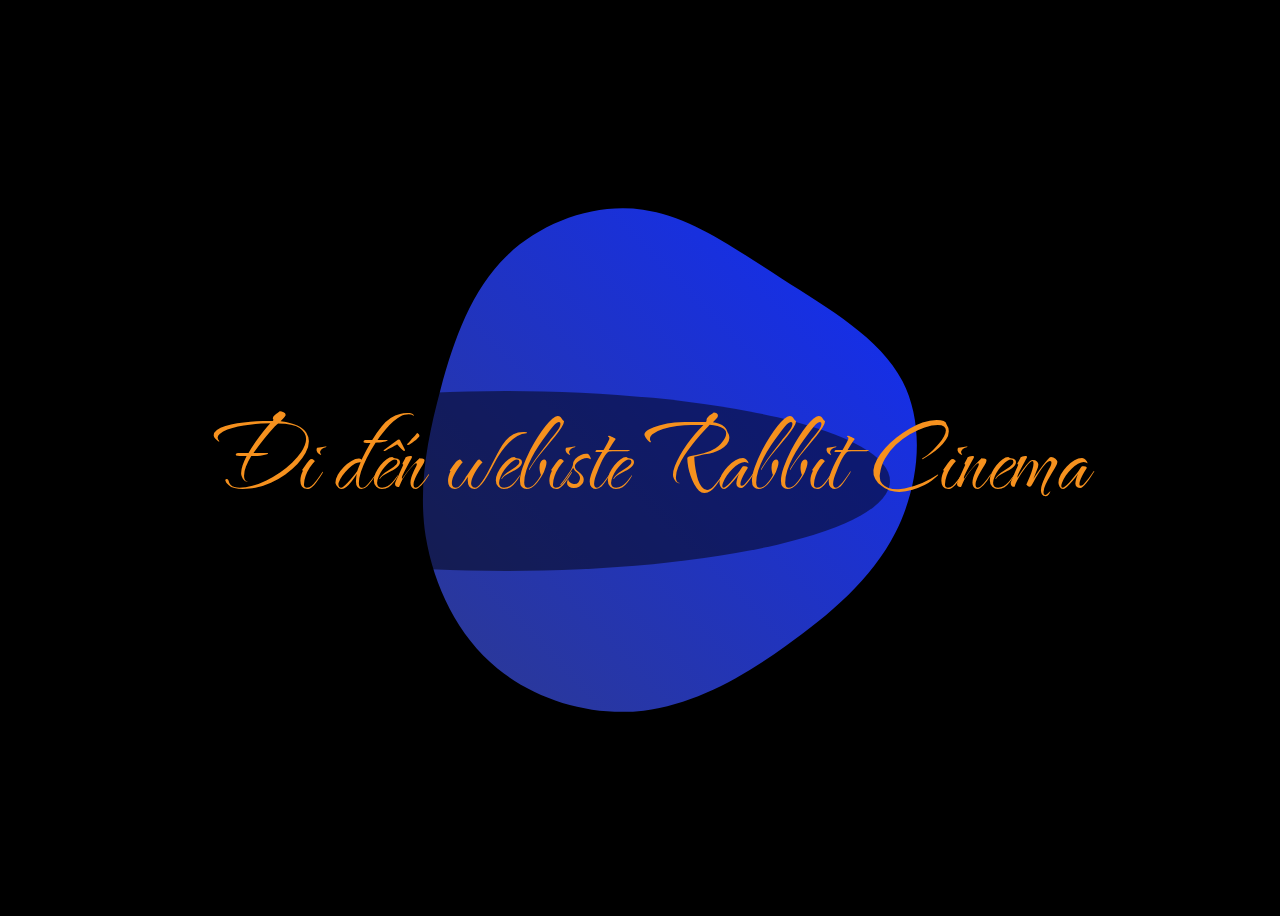
<file: index.html>
<!DOCTYPE html>
<html>
	<head>
		<meta charset="UTF-8" />
		<meta http-equiv="X-UA-Compatible" content="IE=edge" />
		<meta name="viewport" content="width=device-width, initial-scale=1.0" />
		<title>PQK292VI</title>
		<style>
			@import url('https://fonts.googleapis.com/css2?family=The+Nautigal:wght@400;700&display=swap');
			body {
				width: 100vw;
				height: 100vh;
				font-family: 'The Nautigal', cursive;
				display: flex;
				align-items: center;
				justify-content: center;
				overflow: hidden;
				background-color: black;
			}
			a {
				position: relative;
				font-size: 7em;
				color: #f6911e;
				text-decoration: double;
			}
			a::after {
				position: absolute;
				content: '';
				background-color: #0000007a;
				width: 60vw;
				height: 20vh;
				left: -10%;
				z-index: -1;
				border-radius: 100%;
			}
			svg {
				position: absolute;
				z-index: -2;
				width: 70vw;
				height: 70vh;
			}
		</style>
	</head>
	<body>
		<a href="../pqk292vi.github.io/Rabbitcinema/home.html">Đi đến webiste Rabbit Cinema</a>
		<svg
			id="sw-js-blob-svg"
			viewBox="0 0 100 100"
			xmlns="http://www.w3.org/2000/svg"
		>
			<defs>
				<linearGradient id="sw-gradient" x1="0" x2="1" y1="1" y2="0">
					<stop id="stop1" stop-color="rgba(45, 57, 144, 1)" offset="0%"></stop>
					<stop
						id="stop2"
						stop-color="rgba(16.967, 44.824, 246.785, 1)"
						offset="100%"
					></stop>
				</linearGradient>
			</defs>
			<path
				fill="url(#sw-gradient)"
				d="M21.2,-28.5C28.7,-23.7,36.8,-19.1,40.4,-12.2C44,-5.2,43.1,4.3,39.3,11.8C35.5,19.3,28.8,24.9,21.8,29.9C14.8,34.9,7.4,39.1,-0.7,40.1C-8.8,41,-17.5,38.6,-23.9,33.4C-30.2,28.3,-34,20.3,-35.3,12.4C-36.5,4.6,-35,-3.2,-32.9,-11C-30.8,-18.8,-28,-26.7,-22.4,-32.1C-16.8,-37.5,-8.4,-40.5,-0.8,-39.4C6.8,-38.3,13.7,-33.3,21.2,-28.5Z"
				width="100%"
				height="100%"
				transform="translate(50 50)"
				stroke-width="0"
				style="transition: all 0.3s ease 0s"
				stroke="url(#sw-gradient)"
			></path>
		</svg>
	</body>
</html>
</file>
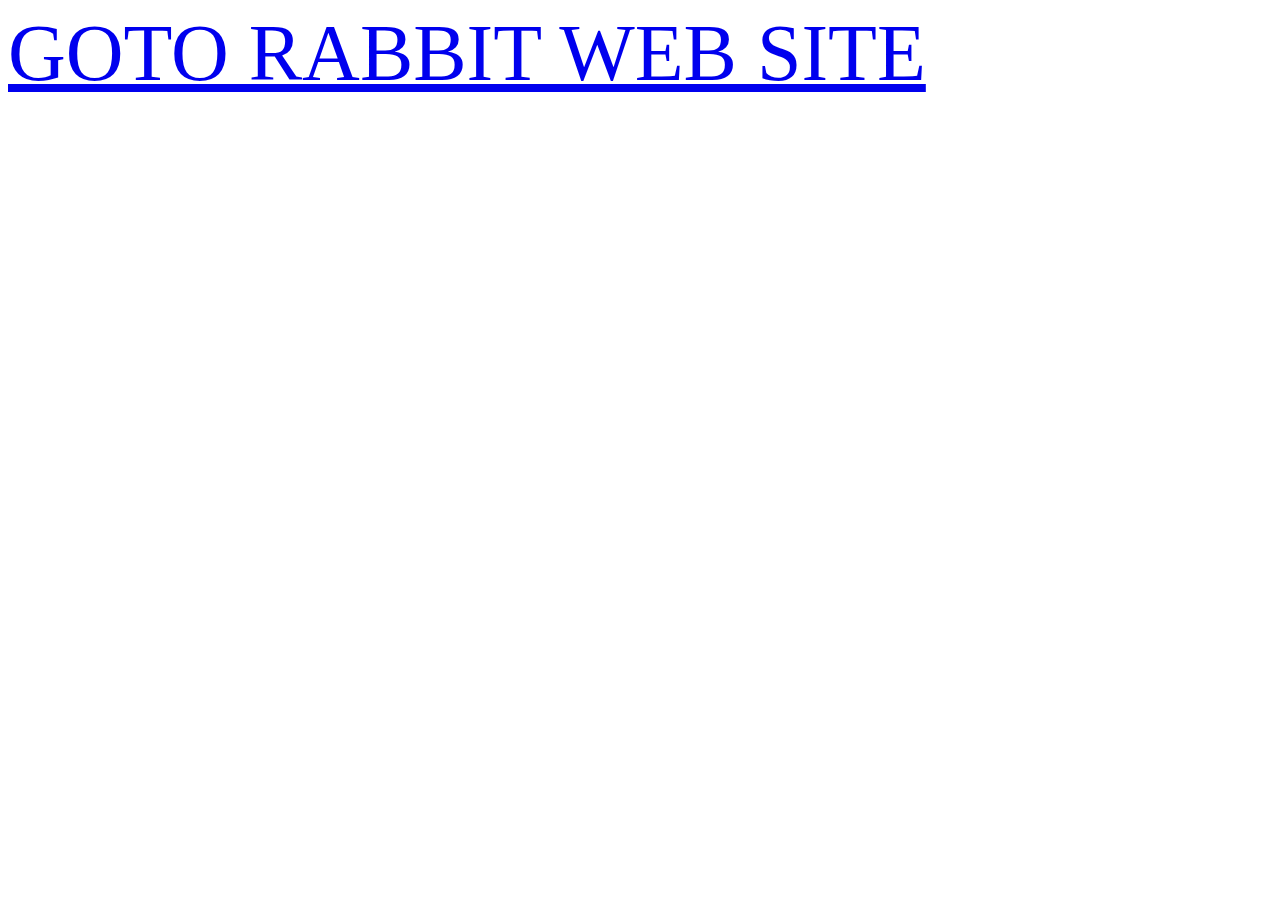
<file: Rabbitcinema/index.html>
<!DOCTYPE html>
<html>
	<head>
		<meta charset="UTF-8" />
		<meta http-equiv="X-UA-Compatible" content="IE=edge" />
		<meta name="viewport" content="width=device-width, initial-scale=1.0" />
		<title>PQK292VI</title>
	</head>
	<body>
		<a style="font-size: 5em" href="/home.html">GOTO RABBIT WEB SITE</a>
	</body>
</html>
</file>
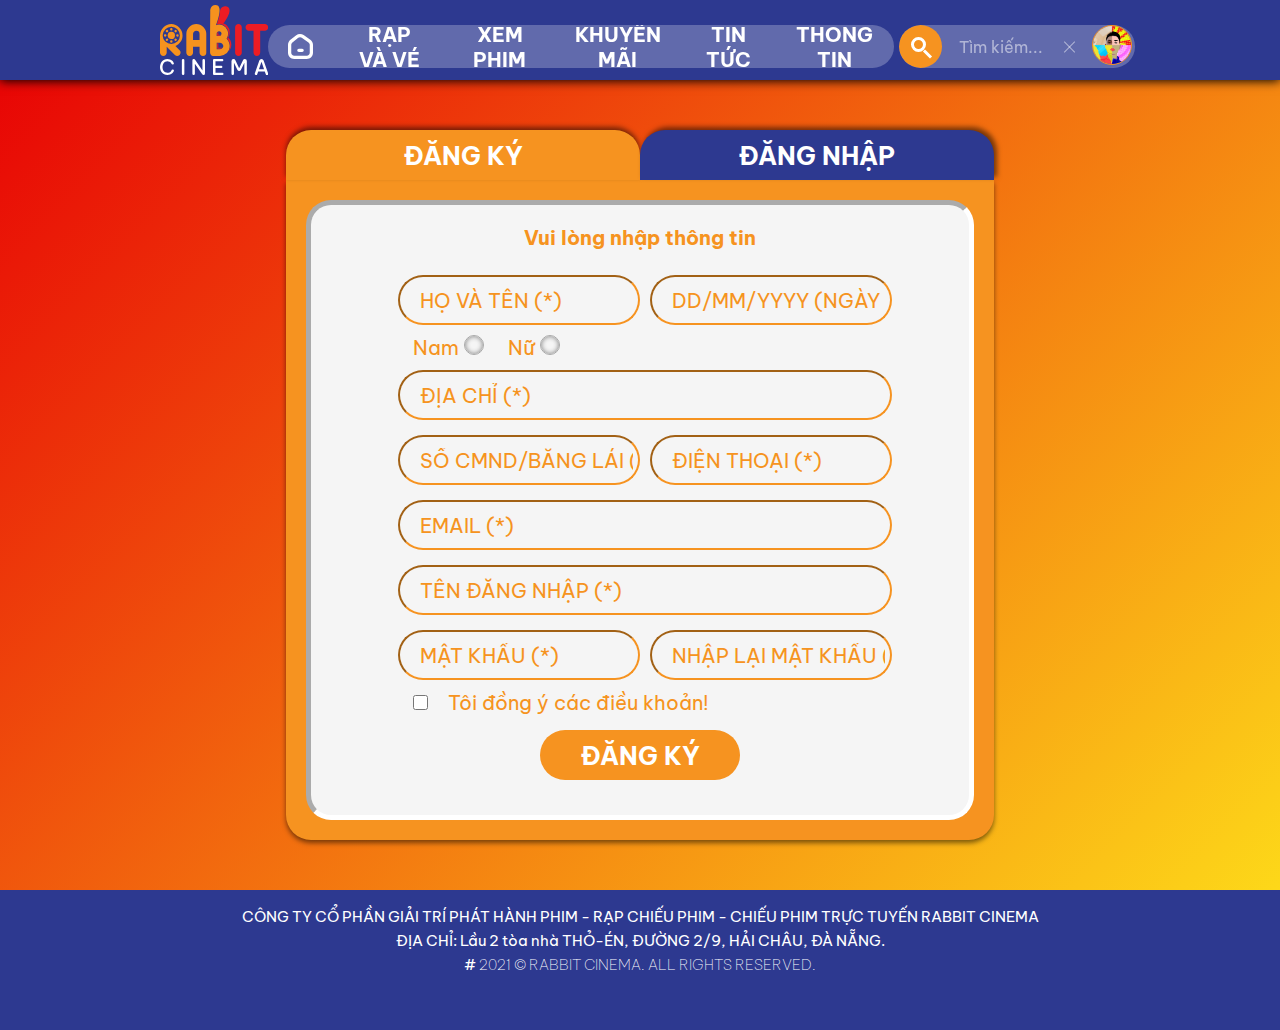
<file: dangky.html>
<!DOCTYPE html>
<html lang="vi">
<head>
    <meta charset="UTF-8">
    <meta http-equiv="X-UA-Compatible" content="IE=edge">
    <meta name="viewport" content="width=device-width, initial-scale=1.0">
    <link rel="stylesheet" href="css+js/style.css" type="text/css">
    <link rel="icon" href="image/Logo-icon.ico" type="image/x-icon">
    <meta name="description" content="Phạm Quốc Khánh - K13C01A006">
    <title>Rabbit Cinema : Đang ký</title>
</head>
<body>
<div id="wrapper">
    <div class="top-trang-dau"></div>
    <div id="header" class="onscroll">
        <nav>
            <a class="logo" href="home.html">       
                <svg xmlns="http://www.w3.org/2000/svg" viewBox="0 0 1187 768.14">
                    <path
                        class="logo-text cinema-text-on"
                        d="M81.84,768.14q-20.46,0-35.75-7.47a74.63,74.63,0,0,1-25.51-20,87.57,87.57,0,0,1-15.41-28A99.8,99.8,0,0,1,0,680.86a100.94,100.94,0,0,1,5.17-31.93A87.47,87.47,0,0,1,20.58,620.8a73.52,73.52,0,0,1,25.51-19.87q15.3-7.35,35.75-7.35,16.78,0,28.85,4.36a67.34,67.34,0,0,1,20.24,11.14A65.48,65.48,0,0,1,144,623.44a68.2,68.2,0,0,1,7.36,14.47h0a11.58,11.58,0,0,1-10.94,15.39h-2.92a11.62,11.62,0,0,1-11-7.55,46.21,46.21,0,0,0-2.07-4.85,41.12,41.12,0,0,0-7.82-10.46,42.36,42.36,0,0,0-13.56-8.72q-8.4-3.57-21-3.56-13.56,0-23.79,5.28a50.69,50.69,0,0,0-17.13,14.24,61.29,61.29,0,0,0-10.23,20.21,80.58,80.58,0,0,0-3.33,23,79.31,79.31,0,0,0,3.33,22.85,62.83,62.83,0,0,0,10.23,20.22,50.1,50.1,0,0,0,17.13,14.35q10.23,5.28,23.79,5.28,12.65,0,21-3.56a41.09,41.09,0,0,0,13.56-8.84,42.6,42.6,0,0,0,7.82-10.57,46.21,46.21,0,0,0,2.07-4.85,11.63,11.63,0,0,1,11-7.55h3a11.58,11.58,0,0,1,10.92,15.45l0,.06A72.19,72.19,0,0,1,144,738.17a64.15,64.15,0,0,1-13.1,14.47,67.34,67.34,0,0,1-20.24,11.14Q98.63,768.13,81.84,768.14Zm158-13.87V607.45a13.8,13.8,0,0,1,13.81-13.79h0a13.8,13.8,0,0,1,13.82,13.79V754.27a13.8,13.8,0,0,1-13.82,13.79h0A13.8,13.8,0,0,1,239.89,754.27Zm115.43.19V609.94a16.37,16.37,0,0,1,16.38-16.36h0a16.38,16.38,0,0,1,13.53,7.14l80.83,118.35V607.26a13.69,13.69,0,0,1,13.69-13.68H480a13.69,13.69,0,0,1,13.69,13.68V751.59a16.55,16.55,0,0,1-16.56,16.55h0A16.57,16.57,0,0,1,463.48,761L382.71,643.82V754.46A13.69,13.69,0,0,1,369,768.14h0A13.69,13.69,0,0,1,355.32,754.46Zm226.17,1.77V605.49a11.92,11.92,0,0,1,11.92-11.91h90.2a11.92,11.92,0,0,1,11.92,11.91v.24a11.92,11.92,0,0,1-11.92,11.91h-74.5v49.77h63.64a11.92,11.92,0,0,1,11.92,11.92h0a11.92,11.92,0,0,1-11.92,11.91H609.11v52.84h75.68A11.92,11.92,0,0,1,696.71,756v.24a11.92,11.92,0,0,1-11.92,11.91H593.41A11.92,11.92,0,0,1,581.49,756.23Zm203-1.65V616A22.43,22.43,0,0,1,807,593.58h0a22.44,22.44,0,0,1,20.25,12.76l41.36,86.55,42.1-86.8a22.2,22.2,0,0,1,20-12.51h0a22.19,22.19,0,0,1,22.21,22.19V754.58a13.57,13.57,0,0,1-13.57,13.56h0a13.57,13.57,0,0,1-13.58-13.56v-120l-38.5,78.57a20.61,20.61,0,0,1-18.51,11.54h0a20.61,20.61,0,0,1-18.52-11.58l-38.51-79V754.58a13.57,13.57,0,0,1-13.58,13.56h0A13.57,13.57,0,0,1,784.52,754.58Zm256.92-4.6,48.75-139.68a24.94,24.94,0,0,1,23.55-16.72h0a24.93,24.93,0,0,1,23.54,16.69L1186.22,750a13.67,13.67,0,0,1-12.91,18.18h0a13.67,13.67,0,0,1-12.93-9.23L1150.09,729H1077.6l-10.28,29.93a13.69,13.69,0,0,1-12.94,9.23h0A13.66,13.66,0,0,1,1041.44,750Zm44.43-45.53h56L1114,623.07Z"
                    />
                    <path
                        class="logo-text cls-2"
                        d="M498.69,275.58a113.6,113.6,0,0,0-23.49-34.41,108.72,108.72,0,0,0-34.71-23.23,110,110,0,0,0-84.67,0,108.56,108.56,0,0,0-34.7,23.23,112.89,112.89,0,0,0-23.49,34.41,102.42,102.42,0,0,0-8.75,42.07V522a35.78,35.78,0,0,0,10.38,26,34.45,34.45,0,0,0,25.68,10.65,37,37,0,0,0,26.79-10.65,34.89,34.89,0,0,0,10.91-26V458.07h71.57V522a35.34,35.34,0,0,0,10.65,26q10.67,10.65,26.5,10.65A36.38,36.38,0,0,0,508,522V318.75S508,292.85,498.69,275.58ZM434.21,384.3H362.64v-65A35.1,35.1,0,0,1,373,293.89a33.72,33.72,0,0,1,25.14-10.65,36.37,36.37,0,0,1,36,36.05ZM226.13,403.76c14.29-20.62,21.37-44,21.37-70.3a117.64,117.64,0,0,0-10.12-48.28,129.88,129.88,0,0,0-27-39.43A133.72,133.72,0,0,0,171,219.33a114.5,114.5,0,0,0-46.51-9.86,118.23,118.23,0,0,0-48.67,10.12,131.35,131.35,0,0,0-39.3,27A122.8,122.8,0,0,0,10.12,286.2,124.45,124.45,0,0,0,0,333.46v188C0,532,3.54,540.89,10.86,548s15.8,10.61,25.67,10.61A36.53,36.53,0,0,0,62.83,548C70,540.89,73.7,532,73.7,521.43V458.6l89.61,89.63a37.73,37.73,0,0,0,51.94,0A34.56,34.56,0,0,0,223.1,536a39.78,39.78,0,0,0,0-27.92,34.6,34.6,0,0,0-7.85-12.28l-45.87-45.89C193,439.65,212,424.36,226.13,403.76Zm-35.72-2.84a94.2,94.2,0,0,1-132.31,0c-.34-.32-.68-.65-1-1a94,94,0,0,1-27-61c0-1.48-.07-3-.08-4.5,0-.22,0-.45,0-.68,0-1.9.09-3.87.19-5.76v-.76a94.09,94.09,0,0,1,27-59.65.29.29,0,0,1,.08-.08c.12-.13.25-.28.39-.42l.3-.28a1.19,1.19,0,0,1,.2-.19,93.84,93.84,0,0,1,65.46-27.12c.23,0,.47,0,.7,0s.46,0,.69,0a93.86,93.86,0,0,1,65.46,27.12l0,0,.46.44v0l.47.48a94.22,94.22,0,0,1-.47,132.82C190.75,400.6,190.59,400.76,190.41,400.92ZM70.51,333.79c0,.25,0,.5,0,.74a13.56,13.56,0,1,1,0-1.55C70.5,333.23,70.51,333.52,70.51,333.79Zm134.5,0a13.51,13.51,0,0,1-27,.75c0-.25,0-.49,0-.75s0-.55,0-.82v-.11a13.51,13.51,0,0,1,27,.93ZM86.8,295.19c-.16.19-.36.41-.55.6s-.37.34-.53.51a13.65,13.65,0,1,1,1.08-1.11Zm94.56,95.69a13.51,13.51,0,0,1-19.61-18.56c.16-.17.32-.35.51-.54l.59-.56.08-.07a13.51,13.51,0,0,1,18.43,19.73Zm-43.6-124.35A13.49,13.49,0,0,1,125.06,280c-.26,0-.53,0-.81,0l-.73,0a13.51,13.51,0,1,1,14.24-13.49Zm0,134.51a13.51,13.51,0,1,1-14.24-13.51h.73c.28,0,.55,0,.82,0h.12A13.5,13.5,0,0,1,137.76,401Zm43.6-105.25a13.5,13.5,0,0,1-18.51.55c-.2-.17-.4-.36-.59-.55s-.35-.37-.51-.54a13.51,13.51,0,1,1,19.61.54ZM86.25,390.88a13.51,13.51,0,1,1-.53-19.61c.16.18.35.34.53.51s.39.41.57.61l.08.07A13.52,13.52,0,0,1,86.25,390.88Zm78.27-57.09A40.27,40.27,0,0,1,84.05,336c0-.73,0-1.44,0-2.21s0-1.65.08-2.46V331a40.26,40.26,0,0,1,80.43,2.79Zm591,72.43a102.92,102.92,0,0,0-25-34.67q17.19-25.24,17.2-57a97.84,97.84,0,0,0-7.79-38.7A98.38,98.38,0,0,0,687,222.93a97.91,97.91,0,0,0-38.7-7.79,96,96,0,0,0-34.09,6.18C652.57,123.3,682.94,0,609.77,0c-63,0-58.38,69.37-58.38,69.37l-2,244.12V522.57a34.52,34.52,0,0,0,8.34,22.87c2.39,2.9,11.66,13.15,20.68,13.15h78.48A104,104,0,0,0,699.05,550a109.33,109.33,0,0,0,57.25-57.25,104.15,104.15,0,0,0,8.61-42.2A105.89,105.89,0,0,0,755.49,406.22ZM621.92,314.58a26.69,26.69,0,0,1,7.53-18.82,24.67,24.67,0,0,1,18.81-8.06,25.51,25.51,0,0,1,19.08,8.06,26.28,26.28,0,0,1,7.79,18.82,26.62,26.62,0,0,1-26.87,26.87H621.92Zm60.74,160.71q-10.2,10.2-25.27,10.21H622.46V415.62h34.93q15,0,25.27,10.21a35,35,0,0,1,0,49.46Z"
                    />
                    <path
                        class="logo-text cls-3"
                        d="M897.57,246.2V521.93a35.39,35.39,0,0,1-10.67,26,34.8,34.8,0,0,1-25.44,10.66q-15.87,0-26.54-10.66a35.42,35.42,0,0,1-10.66-26V246.2a35.69,35.69,0,0,1,10.66-25.71q10.67-10.94,26.54-11,14.74,0,25.44,11A35.66,35.66,0,0,1,897.57,246.2Zm278.78-25.8q-10.65-10.93-26.5-10.93H975.56a34.81,34.81,0,0,0-25.94,10.93A36.2,36.2,0,0,0,939,246.62q0,15.86,10.67,26.24a35.79,35.79,0,0,0,25.94,10.38h50.8v238.2q0,15.84,10.39,26.5T1063,558.59q15.87,0,26.24-10.65t10.38-26.5V283.24h50.26q15.83,0,26.5-10.38T1187,246.62A36.3,36.3,0,0,0,1176.35,220.4ZM666.25,325.5H640V298.63a30.26,30.26,0,0,1,.35-4.4,19.64,19.64,0,0,0-7.16,5A21.59,21.59,0,0,0,627,314.58v21.84h21.27a20.88,20.88,0,0,0,15.53-6.31,23.22,23.22,0,0,0,3.61-4.68A6.13,6.13,0,0,1,666.25,325.5Zm107.27,64.8a102.83,102.83,0,0,0-25-34.67q17.22-25.31,17.23-57a99.61,99.61,0,0,0-29.07-70.4A99.21,99.21,0,0,0,705,207a95.59,95.59,0,0,0-9.93-3.61c56.36-75.51,99.85-166.87,37.6-186.3C688.25,3.3,667.76,36.34,660.1,54.7c.78,34.67-13.14,94.69-37.45,158.64a104.7,104.7,0,0,1,99.54,27.23,104.73,104.73,0,0,1,22.33,33.32,103.28,103.28,0,0,1,8.22,40.69A104.49,104.49,0,0,1,737,370.73a112.25,112.25,0,0,1,32.9,79.83,109.07,109.07,0,0,1-9,44.24,113.19,113.19,0,0,1-6.67,13,110.28,110.28,0,0,0,20.06-31,103.27,103.27,0,0,0,8.58-42.18A106.27,106.27,0,0,0,773.52,390.3Zm-98.13,79.26H640.44V420.64h-13v59.84h29.92c8.72,0,15.88-2.91,21.69-8.72a20.76,20.76,0,0,0,2.34-2.69A33.86,33.86,0,0,1,675.39,469.56Z"
                    />
                </g>
            </g>
                </svg>
            </a>
            <div class="nav-menu">
                <ul id="menu">
                    <li><a href="home.html">
                        <svg class="home-svg" width="25" height="25" viewBox="0 0 25 25">
                        <path d="M14.1304 17.9372C15.0309 17.9372 15.7609 17.2064 15.7609 16.3048C15.7609 15.4033 15.0309 14.6725 14.1304 14.6725H10.8696C9.9691 14.6725 9.23913 15.4033 9.23913 16.3048C9.23913 17.2064 9.9691 17.9372 10.8696 17.9372H14.1304Z"/>
                        <path fill-rule="evenodd" clip-rule="evenodd" d="M15.6306 1.05966C14.5349 0.291717 13.1856 -0.0278296 11.9197 0.00188897C10.6538 0.0316066 9.31908 0.414221 8.25988 1.23903L2.40118 5.8097C1.66506 6.38308 1.08219 7.20116 0.685715 8.01021C0.289469 8.81877 0 9.77974 0 10.7112V18.7752C0 22.1964 2.77929 25 6.20652 25H18.7935C22.2182 25 25 22.199 25 18.7861V10.8636C25 9.87391 24.6804 8.86299 24.2402 8.01875C23.8004 7.17528 23.1558 6.33608 22.3472 5.77122L22.3453 5.7699L15.6306 1.05966ZM10.2622 3.81579C10.6704 3.49808 11.2921 3.28228 11.9961 3.26575C12.7 3.24923 13.3341 3.43554 13.7601 3.73385L20.4775 8.44599L20.4808 8.4483C20.7473 8.63432 21.0803 9.01332 21.3495 9.52951C21.6185 10.0456 21.7391 10.5365 21.7391 10.8636V18.7861C21.7391 20.4009 20.4122 21.7352 18.7935 21.7352H6.20652C4.59027 21.7352 3.26087 20.4034 3.26087 18.7752V10.7112C3.26087 10.413 3.36814 9.94833 3.6132 9.44827C3.85793 8.94887 4.16126 8.57511 4.40316 8.38674L10.2622 3.81579Z"/>
                        </svg>
                    </a></li>
                    <li><a href="rapvave.html">Rạp và vé</a></li>
                    <li><a href="xemphim.html">Xem phim</a></li>
                    <li><a href="khuyenmai.html">Khuyến mãi</a></li>
                    <li><a href="#">Tin tức</a>
                        <ul class="sub-menu">
                            <li><a href="reviewphim.html">Review Phim</a></li>
                            <li><a href="tintucdienanh.html">Tin tức điện ảnh</a></li>
                            <li><a href="#">Đạo diễn, diễn viên</a></li>
                            <li><a href="#">Bên lề điện ảnh</a></li>
                        </ul>
                    </li>
                    <li><a href="#">Thông tin</a>
                        <ul class="sub-menu">
                            <li><a href="gioithieu.html">Giới thiệu</a></li>
                            <li><a href="#">Hỗ trợ</a></li>
                            <li><a href="#">Hướng dẫn</a></li>
                            <li><a href="#">Liên hệ</a></li>
                        </ul>
                    </li>
                </ul>
                <div class="search">
                    <div class="icon"></div>
                    <div class="input">
                        <input type="text" placeholder="Tìm kiếm..." id="mysearch">
                    </div>
                    <span class="clear" onclick="document.getElementById('mysearch').value = ''"></span>
                </div>
                <div class="member">
                    <div class="member-icon" href=""><img src="image/avatar-member.gif" alt="avater" width="50px" height="50px"></div>
                    <ul class="menu-member">
                        <li>
                            <svg width="25px" height="25px" xmlns="http://www.w3.org/2000/svg" viewBox="0 0 512 512"><path d="M416 448h-84c-6.6 0-12-5.4-12-12v-40c0-6.6 5.4-12 12-12h84c17.7 0 32-14.3 32-32V160c0-17.7-14.3-32-32-32h-84c-6.6 0-12-5.4-12-12V76c0-6.6 5.4-12 12-12h84c53 0 96 43 96 96v192c0 53-43 96-96 96zm-47-201L201 79c-15-15-41-4.5-41 17v96H24c-13.3 0-24 10.7-24 24v96c0 13.3 10.7 24 24 24h136v96c0 21.5 26 32 41 17l168-168c9.3-9.4 9.3-24.6 0-34z"></path></svg>
                            <a href="dangnhap.html">Đăng nhập</a></li>
                        <li>
                            <svg width="30px" height="20px" xmlns="http://www.w3.org/2000/svg" viewBox="0 0 512 512"><path d="M624 208h-64v-64c0-8.8-7.2-16-16-16h-32c-8.8 0-16 7.2-16 16v64h-64c-8.8 0-16 7.2-16 16v32c0 8.8 7.2 16 16 16h64v64c0 8.8 7.2 16 16 16h32c8.8 0 16-7.2 16-16v-64h64c8.8 0 16-7.2 16-16v-32c0-8.8-7.2-16-16-16zm-400 48c70.7 0 128-57.3 128-128S294.7 0 224 0 96 57.3 96 128s57.3 128 128 128zm89.6 32h-16.7c-22.2 10.2-46.9 16-72.9 16s-50.6-5.8-72.9-16h-16.7C60.2 288 0 348.2 0 422.4V464c0 26.5 21.5 48 48 48h352c26.5 0 48-21.5 48-48v-41.6c0-74.2-60.2-134.4-134.4-134.4z"></path></svg>
                            <a href="dangky.html">Đăng ký</a></li>
                        <li><a href="">Tìm hiểu thêm</a></li>
                    </ul>
                </div>
                
            </div>
        </nav>
    </div>
    <div id="content">
        <div class="block-dndk">
            <ul class="nutchuyen-dndk">
                <li class="nutchuyen-dn"><a href="dangky.html"><span>ĐĂNG KÝ</span></a></li>
                <li class="nutchuyen-dk"><a href="dangnhap.html"><span>ĐĂNG NHẬP</span></a></li>
            </ul>
            <div id="menu-dk-ne" class="tab-content-dndk block-dk">
                <div class="block-dk-main">
                    <h6>Vui lòng nhập thông tin</h6>
                    <div class="from-dk">
                        <div class="input-flex">
                            <div class="input-flex-child"><input type="text" placeholder="HỌ VÀ TÊN (*)"></div>
                            <div class="input-flex-child"><input type="text" placeholder="DD/MM/YYYY (NGÀY SINH)*"></div>
                        </div>
                        <div class="input-racheck">
                            <span>Nam </span><input type="radio" name="gioitinh" id=""> 
                            <span>Nữ </span><input type="radio" name="gioitinh" id="">
                        </div>
                        <div class="input-full"><input type="text" placeholder="ĐỊA CHỈ (*)"></div>
                        <div class="input-flex">
                            <div class="input-flex-child"><input type="text" placeholder="SỐ CMND/BẰNG LÁI (*)"></div>
                            <div class="input-flex-child"><input type="text" placeholder="ĐIỆN THOẠI (*)"></div>
                        </div>
                        <div class="input-full"><input type="text" placeholder="EMAIL (*)"></div>
                        <div class="input-full"><input type="text" placeholder="TÊN ĐĂNG NHẬP (*)"></div>
                        <div class="input-flex">
                            <div class="input-flex-child"><input type="password" placeholder="MẬT KHẨU (*)"></div>
                            <div class="input-flex-child"><input type="password" placeholder="NHẬP LẠI MẬT KHẨU (*)"></div>
                        </div>
                        <input type="checkbox"><a href="#"><span>Tôi đồng ý các điều khoản!</span></a>
                    </div>
                    <div class="nut-dkdn-duoi"><a href="dangnhap.html">ĐĂNG KÝ</a></div>
                </div>
            </div>
        </div>
    </div>
    <div id="footer">
        <div class="footer-down-dndk">
            <div class="copyright">
                <p>
                    CÔNG TY CỔ PHẦN GIẢI TRÍ PHÁT HÀNH PHIM - RẠP CHIẾU PHIM -
                    CHIẾU PHIM TRỰC TUYẾN RABBIT CINEMA<br>
                    ĐỊA CHỈ: Lầu 2 tòa nhà THỎ-ÉN, ĐƯỜNG 2/9, HẢI CHÂU, ĐÀ NẴNG.<br>#
                    <span>2021 © RABBIT CINEMA. ALL RIGHTS RESERVED.</span>
                </p>
            </div>
        </div>
    </div>
    

</div>
</body>
</html>
</file>
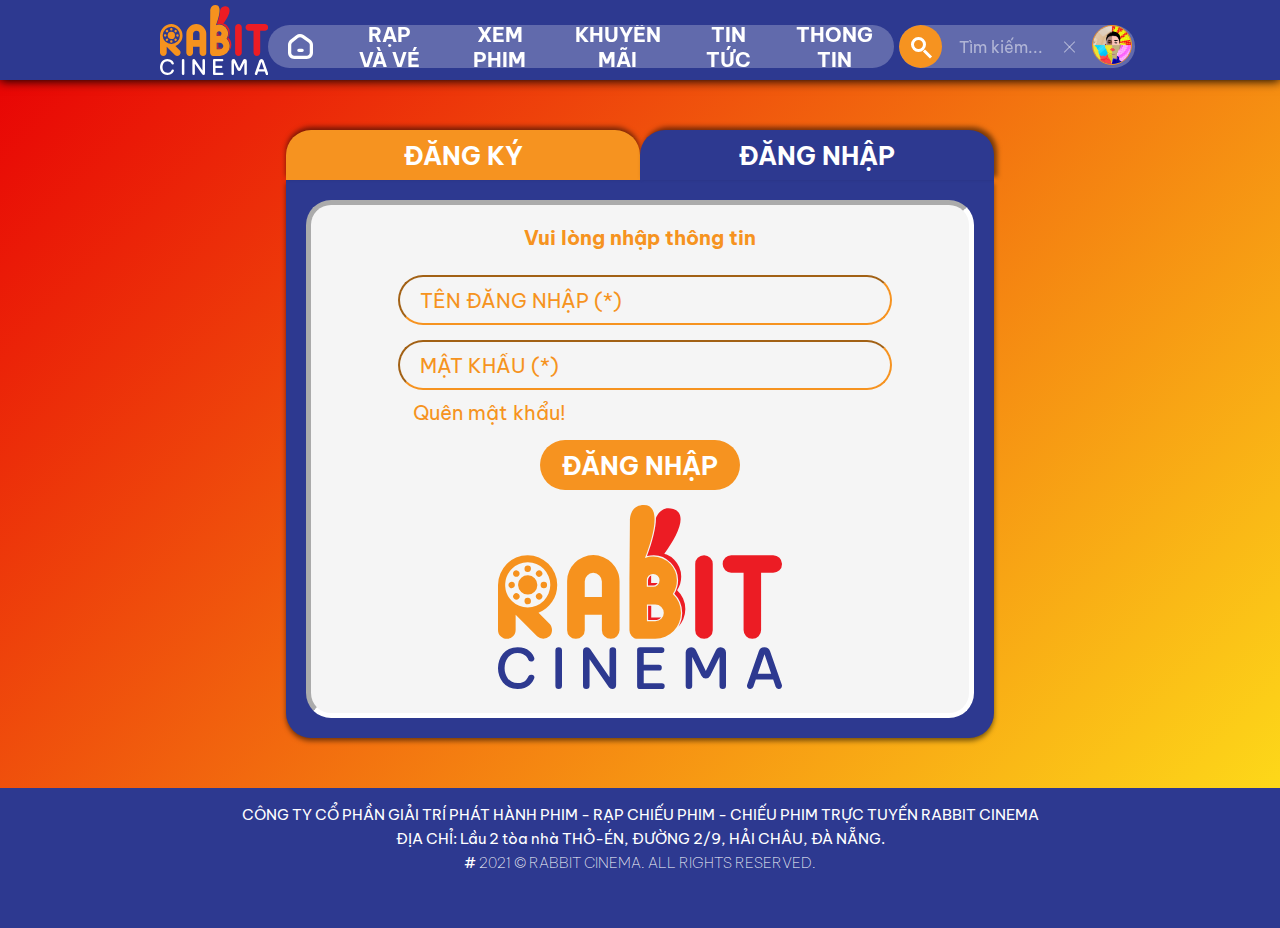
<file: dangnhap.html>
<!DOCTYPE html>
<html lang="vi">
<head>
    <meta charset="UTF-8">
    <meta http-equiv="X-UA-Compatible" content="IE=edge">
    <meta name="viewport" content="width=device-width, initial-scale=1.0">
    <link rel="stylesheet" href="css+js/style.css" type="text/css">
    <link rel="icon" href="image/Logo-icon.ico" type="image/x-icon">
    <meta name="description" content="Phạm Quốc Khánh - K13C01A006">
    <title>Rabbit Cinema : Đang nhập</title>
</head>
<body>
<div id="wrapper">
    <div class="top-trang-dau"></div>
    <div id="header" class="onscroll">
        <nav>
            <a class="logo" href="home.html">       
                <svg xmlns="http://www.w3.org/2000/svg" viewBox="0 0 1187 768.14">
                    <path
                        class="logo-text cinema-text-on"
                        d="M81.84,768.14q-20.46,0-35.75-7.47a74.63,74.63,0,0,1-25.51-20,87.57,87.57,0,0,1-15.41-28A99.8,99.8,0,0,1,0,680.86a100.94,100.94,0,0,1,5.17-31.93A87.47,87.47,0,0,1,20.58,620.8a73.52,73.52,0,0,1,25.51-19.87q15.3-7.35,35.75-7.35,16.78,0,28.85,4.36a67.34,67.34,0,0,1,20.24,11.14A65.48,65.48,0,0,1,144,623.44a68.2,68.2,0,0,1,7.36,14.47h0a11.58,11.58,0,0,1-10.94,15.39h-2.92a11.62,11.62,0,0,1-11-7.55,46.21,46.21,0,0,0-2.07-4.85,41.12,41.12,0,0,0-7.82-10.46,42.36,42.36,0,0,0-13.56-8.72q-8.4-3.57-21-3.56-13.56,0-23.79,5.28a50.69,50.69,0,0,0-17.13,14.24,61.29,61.29,0,0,0-10.23,20.21,80.58,80.58,0,0,0-3.33,23,79.31,79.31,0,0,0,3.33,22.85,62.83,62.83,0,0,0,10.23,20.22,50.1,50.1,0,0,0,17.13,14.35q10.23,5.28,23.79,5.28,12.65,0,21-3.56a41.09,41.09,0,0,0,13.56-8.84,42.6,42.6,0,0,0,7.82-10.57,46.21,46.21,0,0,0,2.07-4.85,11.63,11.63,0,0,1,11-7.55h3a11.58,11.58,0,0,1,10.92,15.45l0,.06A72.19,72.19,0,0,1,144,738.17a64.15,64.15,0,0,1-13.1,14.47,67.34,67.34,0,0,1-20.24,11.14Q98.63,768.13,81.84,768.14Zm158-13.87V607.45a13.8,13.8,0,0,1,13.81-13.79h0a13.8,13.8,0,0,1,13.82,13.79V754.27a13.8,13.8,0,0,1-13.82,13.79h0A13.8,13.8,0,0,1,239.89,754.27Zm115.43.19V609.94a16.37,16.37,0,0,1,16.38-16.36h0a16.38,16.38,0,0,1,13.53,7.14l80.83,118.35V607.26a13.69,13.69,0,0,1,13.69-13.68H480a13.69,13.69,0,0,1,13.69,13.68V751.59a16.55,16.55,0,0,1-16.56,16.55h0A16.57,16.57,0,0,1,463.48,761L382.71,643.82V754.46A13.69,13.69,0,0,1,369,768.14h0A13.69,13.69,0,0,1,355.32,754.46Zm226.17,1.77V605.49a11.92,11.92,0,0,1,11.92-11.91h90.2a11.92,11.92,0,0,1,11.92,11.91v.24a11.92,11.92,0,0,1-11.92,11.91h-74.5v49.77h63.64a11.92,11.92,0,0,1,11.92,11.92h0a11.92,11.92,0,0,1-11.92,11.91H609.11v52.84h75.68A11.92,11.92,0,0,1,696.71,756v.24a11.92,11.92,0,0,1-11.92,11.91H593.41A11.92,11.92,0,0,1,581.49,756.23Zm203-1.65V616A22.43,22.43,0,0,1,807,593.58h0a22.44,22.44,0,0,1,20.25,12.76l41.36,86.55,42.1-86.8a22.2,22.2,0,0,1,20-12.51h0a22.19,22.19,0,0,1,22.21,22.19V754.58a13.57,13.57,0,0,1-13.57,13.56h0a13.57,13.57,0,0,1-13.58-13.56v-120l-38.5,78.57a20.61,20.61,0,0,1-18.51,11.54h0a20.61,20.61,0,0,1-18.52-11.58l-38.51-79V754.58a13.57,13.57,0,0,1-13.58,13.56h0A13.57,13.57,0,0,1,784.52,754.58Zm256.92-4.6,48.75-139.68a24.94,24.94,0,0,1,23.55-16.72h0a24.93,24.93,0,0,1,23.54,16.69L1186.22,750a13.67,13.67,0,0,1-12.91,18.18h0a13.67,13.67,0,0,1-12.93-9.23L1150.09,729H1077.6l-10.28,29.93a13.69,13.69,0,0,1-12.94,9.23h0A13.66,13.66,0,0,1,1041.44,750Zm44.43-45.53h56L1114,623.07Z"
                    />
                    <path
                        class="logo-text cls-2"
                        d="M498.69,275.58a113.6,113.6,0,0,0-23.49-34.41,108.72,108.72,0,0,0-34.71-23.23,110,110,0,0,0-84.67,0,108.56,108.56,0,0,0-34.7,23.23,112.89,112.89,0,0,0-23.49,34.41,102.42,102.42,0,0,0-8.75,42.07V522a35.78,35.78,0,0,0,10.38,26,34.45,34.45,0,0,0,25.68,10.65,37,37,0,0,0,26.79-10.65,34.89,34.89,0,0,0,10.91-26V458.07h71.57V522a35.34,35.34,0,0,0,10.65,26q10.67,10.65,26.5,10.65A36.38,36.38,0,0,0,508,522V318.75S508,292.85,498.69,275.58ZM434.21,384.3H362.64v-65A35.1,35.1,0,0,1,373,293.89a33.72,33.72,0,0,1,25.14-10.65,36.37,36.37,0,0,1,36,36.05ZM226.13,403.76c14.29-20.62,21.37-44,21.37-70.3a117.64,117.64,0,0,0-10.12-48.28,129.88,129.88,0,0,0-27-39.43A133.72,133.72,0,0,0,171,219.33a114.5,114.5,0,0,0-46.51-9.86,118.23,118.23,0,0,0-48.67,10.12,131.35,131.35,0,0,0-39.3,27A122.8,122.8,0,0,0,10.12,286.2,124.45,124.45,0,0,0,0,333.46v188C0,532,3.54,540.89,10.86,548s15.8,10.61,25.67,10.61A36.53,36.53,0,0,0,62.83,548C70,540.89,73.7,532,73.7,521.43V458.6l89.61,89.63a37.73,37.73,0,0,0,51.94,0A34.56,34.56,0,0,0,223.1,536a39.78,39.78,0,0,0,0-27.92,34.6,34.6,0,0,0-7.85-12.28l-45.87-45.89C193,439.65,212,424.36,226.13,403.76Zm-35.72-2.84a94.2,94.2,0,0,1-132.31,0c-.34-.32-.68-.65-1-1a94,94,0,0,1-27-61c0-1.48-.07-3-.08-4.5,0-.22,0-.45,0-.68,0-1.9.09-3.87.19-5.76v-.76a94.09,94.09,0,0,1,27-59.65.29.29,0,0,1,.08-.08c.12-.13.25-.28.39-.42l.3-.28a1.19,1.19,0,0,1,.2-.19,93.84,93.84,0,0,1,65.46-27.12c.23,0,.47,0,.7,0s.46,0,.69,0a93.86,93.86,0,0,1,65.46,27.12l0,0,.46.44v0l.47.48a94.22,94.22,0,0,1-.47,132.82C190.75,400.6,190.59,400.76,190.41,400.92ZM70.51,333.79c0,.25,0,.5,0,.74a13.56,13.56,0,1,1,0-1.55C70.5,333.23,70.51,333.52,70.51,333.79Zm134.5,0a13.51,13.51,0,0,1-27,.75c0-.25,0-.49,0-.75s0-.55,0-.82v-.11a13.51,13.51,0,0,1,27,.93ZM86.8,295.19c-.16.19-.36.41-.55.6s-.37.34-.53.51a13.65,13.65,0,1,1,1.08-1.11Zm94.56,95.69a13.51,13.51,0,0,1-19.61-18.56c.16-.17.32-.35.51-.54l.59-.56.08-.07a13.51,13.51,0,0,1,18.43,19.73Zm-43.6-124.35A13.49,13.49,0,0,1,125.06,280c-.26,0-.53,0-.81,0l-.73,0a13.51,13.51,0,1,1,14.24-13.49Zm0,134.51a13.51,13.51,0,1,1-14.24-13.51h.73c.28,0,.55,0,.82,0h.12A13.5,13.5,0,0,1,137.76,401Zm43.6-105.25a13.5,13.5,0,0,1-18.51.55c-.2-.17-.4-.36-.59-.55s-.35-.37-.51-.54a13.51,13.51,0,1,1,19.61.54ZM86.25,390.88a13.51,13.51,0,1,1-.53-19.61c.16.18.35.34.53.51s.39.41.57.61l.08.07A13.52,13.52,0,0,1,86.25,390.88Zm78.27-57.09A40.27,40.27,0,0,1,84.05,336c0-.73,0-1.44,0-2.21s0-1.65.08-2.46V331a40.26,40.26,0,0,1,80.43,2.79Zm591,72.43a102.92,102.92,0,0,0-25-34.67q17.19-25.24,17.2-57a97.84,97.84,0,0,0-7.79-38.7A98.38,98.38,0,0,0,687,222.93a97.91,97.91,0,0,0-38.7-7.79,96,96,0,0,0-34.09,6.18C652.57,123.3,682.94,0,609.77,0c-63,0-58.38,69.37-58.38,69.37l-2,244.12V522.57a34.52,34.52,0,0,0,8.34,22.87c2.39,2.9,11.66,13.15,20.68,13.15h78.48A104,104,0,0,0,699.05,550a109.33,109.33,0,0,0,57.25-57.25,104.15,104.15,0,0,0,8.61-42.2A105.89,105.89,0,0,0,755.49,406.22ZM621.92,314.58a26.69,26.69,0,0,1,7.53-18.82,24.67,24.67,0,0,1,18.81-8.06,25.51,25.51,0,0,1,19.08,8.06,26.28,26.28,0,0,1,7.79,18.82,26.62,26.62,0,0,1-26.87,26.87H621.92Zm60.74,160.71q-10.2,10.2-25.27,10.21H622.46V415.62h34.93q15,0,25.27,10.21a35,35,0,0,1,0,49.46Z"
                    />
                    <path
                        class="logo-text cls-3"
                        d="M897.57,246.2V521.93a35.39,35.39,0,0,1-10.67,26,34.8,34.8,0,0,1-25.44,10.66q-15.87,0-26.54-10.66a35.42,35.42,0,0,1-10.66-26V246.2a35.69,35.69,0,0,1,10.66-25.71q10.67-10.94,26.54-11,14.74,0,25.44,11A35.66,35.66,0,0,1,897.57,246.2Zm278.78-25.8q-10.65-10.93-26.5-10.93H975.56a34.81,34.81,0,0,0-25.94,10.93A36.2,36.2,0,0,0,939,246.62q0,15.86,10.67,26.24a35.79,35.79,0,0,0,25.94,10.38h50.8v238.2q0,15.84,10.39,26.5T1063,558.59q15.87,0,26.24-10.65t10.38-26.5V283.24h50.26q15.83,0,26.5-10.38T1187,246.62A36.3,36.3,0,0,0,1176.35,220.4ZM666.25,325.5H640V298.63a30.26,30.26,0,0,1,.35-4.4,19.64,19.64,0,0,0-7.16,5A21.59,21.59,0,0,0,627,314.58v21.84h21.27a20.88,20.88,0,0,0,15.53-6.31,23.22,23.22,0,0,0,3.61-4.68A6.13,6.13,0,0,1,666.25,325.5Zm107.27,64.8a102.83,102.83,0,0,0-25-34.67q17.22-25.31,17.23-57a99.61,99.61,0,0,0-29.07-70.4A99.21,99.21,0,0,0,705,207a95.59,95.59,0,0,0-9.93-3.61c56.36-75.51,99.85-166.87,37.6-186.3C688.25,3.3,667.76,36.34,660.1,54.7c.78,34.67-13.14,94.69-37.45,158.64a104.7,104.7,0,0,1,99.54,27.23,104.73,104.73,0,0,1,22.33,33.32,103.28,103.28,0,0,1,8.22,40.69A104.49,104.49,0,0,1,737,370.73a112.25,112.25,0,0,1,32.9,79.83,109.07,109.07,0,0,1-9,44.24,113.19,113.19,0,0,1-6.67,13,110.28,110.28,0,0,0,20.06-31,103.27,103.27,0,0,0,8.58-42.18A106.27,106.27,0,0,0,773.52,390.3Zm-98.13,79.26H640.44V420.64h-13v59.84h29.92c8.72,0,15.88-2.91,21.69-8.72a20.76,20.76,0,0,0,2.34-2.69A33.86,33.86,0,0,1,675.39,469.56Z"
                    />
                </g>
            </g>
                </svg>
            </a>
            <div class="nav-menu">
                <ul id="menu">
                    <li><a href="home.html">
                        <svg class="home-svg" width="25" height="25" viewBox="0 0 25 25">
                        <path d="M14.1304 17.9372C15.0309 17.9372 15.7609 17.2064 15.7609 16.3048C15.7609 15.4033 15.0309 14.6725 14.1304 14.6725H10.8696C9.9691 14.6725 9.23913 15.4033 9.23913 16.3048C9.23913 17.2064 9.9691 17.9372 10.8696 17.9372H14.1304Z"/>
                        <path fill-rule="evenodd" clip-rule="evenodd" d="M15.6306 1.05966C14.5349 0.291717 13.1856 -0.0278296 11.9197 0.00188897C10.6538 0.0316066 9.31908 0.414221 8.25988 1.23903L2.40118 5.8097C1.66506 6.38308 1.08219 7.20116 0.685715 8.01021C0.289469 8.81877 0 9.77974 0 10.7112V18.7752C0 22.1964 2.77929 25 6.20652 25H18.7935C22.2182 25 25 22.199 25 18.7861V10.8636C25 9.87391 24.6804 8.86299 24.2402 8.01875C23.8004 7.17528 23.1558 6.33608 22.3472 5.77122L22.3453 5.7699L15.6306 1.05966ZM10.2622 3.81579C10.6704 3.49808 11.2921 3.28228 11.9961 3.26575C12.7 3.24923 13.3341 3.43554 13.7601 3.73385L20.4775 8.44599L20.4808 8.4483C20.7473 8.63432 21.0803 9.01332 21.3495 9.52951C21.6185 10.0456 21.7391 10.5365 21.7391 10.8636V18.7861C21.7391 20.4009 20.4122 21.7352 18.7935 21.7352H6.20652C4.59027 21.7352 3.26087 20.4034 3.26087 18.7752V10.7112C3.26087 10.413 3.36814 9.94833 3.6132 9.44827C3.85793 8.94887 4.16126 8.57511 4.40316 8.38674L10.2622 3.81579Z"/>
                        </svg>
                    </a></li>
                    <li><a href="rapvave.html">Rạp và vé</a></li>
                    <li><a href="xemphim.html">Xem phim</a></li>
                    <li><a href="khuyenmai.html">Khuyến mãi</a></li>
                    <li><a href="#">Tin tức</a>
                        <ul class="sub-menu">
                            <li><a href="reviewphim.html">Review Phim</a></li>
                            <li><a href="tintucdienanh.html">Tin tức điện ảnh</a></li>
                            <li><a href="#">Đạo diễn, diễn viên</a></li>
                            <li><a href="#">Bên lề điện ảnh</a></li>
                        </ul>
                    </li>
                    <li><a href="#">Thông tin</a>
                        <ul class="sub-menu">
                            <li><a href="gioithieu.html">Giới thiệu</a></li>
                            <li><a href="#">Hỗ trợ</a></li>
                            <li><a href="#">Hướng dẫn</a></li>
                            <li><a href="#">Liên hệ</a></li>
                        </ul>
                    </li>
                </ul>
                <div class="search">
                    <div class="icon"></div>
                    <div class="input">
                        <input type="text" placeholder="Tìm kiếm..." id="mysearch">
                    </div>
                    <span class="clear" onclick="document.getElementById('mysearch').value = ''"></span>
                </div>
                <div class="member">
                    <div class="member-icon" href=""><img src="image/avatar-member.gif" alt="avater" width="50px" height="50px"></div>
                    <ul class="menu-member">
                        <li>
                            <svg width="25px" height="25px" xmlns="http://www.w3.org/2000/svg" viewBox="0 0 512 512"><path d="M416 448h-84c-6.6 0-12-5.4-12-12v-40c0-6.6 5.4-12 12-12h84c17.7 0 32-14.3 32-32V160c0-17.7-14.3-32-32-32h-84c-6.6 0-12-5.4-12-12V76c0-6.6 5.4-12 12-12h84c53 0 96 43 96 96v192c0 53-43 96-96 96zm-47-201L201 79c-15-15-41-4.5-41 17v96H24c-13.3 0-24 10.7-24 24v96c0 13.3 10.7 24 24 24h136v96c0 21.5 26 32 41 17l168-168c9.3-9.4 9.3-24.6 0-34z"></path></svg>
                            <a href="dangnhap.html">Đăng nhập</a></li>
                        <li>
                            <svg width="30px" height="20px" xmlns="http://www.w3.org/2000/svg" viewBox="0 0 512 512"><path d="M624 208h-64v-64c0-8.8-7.2-16-16-16h-32c-8.8 0-16 7.2-16 16v64h-64c-8.8 0-16 7.2-16 16v32c0 8.8 7.2 16 16 16h64v64c0 8.8 7.2 16 16 16h32c8.8 0 16-7.2 16-16v-64h64c8.8 0 16-7.2 16-16v-32c0-8.8-7.2-16-16-16zm-400 48c70.7 0 128-57.3 128-128S294.7 0 224 0 96 57.3 96 128s57.3 128 128 128zm89.6 32h-16.7c-22.2 10.2-46.9 16-72.9 16s-50.6-5.8-72.9-16h-16.7C60.2 288 0 348.2 0 422.4V464c0 26.5 21.5 48 48 48h352c26.5 0 48-21.5 48-48v-41.6c0-74.2-60.2-134.4-134.4-134.4z"></path></svg>
                            <a href="dangky.html">Đăng ký</a></li>
                        <li><a href="">Tìm hiểu thêm</a></li>
                    </ul>
                </div>
                
            </div>
        </nav>
    </div>
    <div id="content">
        <div class="block-dndk">
            <ul class="nutchuyen-dndk">
                <li class="nutchuyen-dn"><a href="dangky.html"><span>ĐĂNG KÝ</span></a></li>
                <li class="nutchuyen-dk"><a href="dangnhap.html"><span>ĐĂNG NHẬP</span></a></li>
            </ul>
            <div class="block-dn">
                <div class="block-dk-main">
                    <h6>Vui lòng nhập thông tin</h6>
                    <div class="from-dk">
                        <div class="input-full"><input type="text" placeholder="TÊN ĐĂNG NHẬP (*)"></div>
                        <div class="input-full"><input type="password" placeholder="MẬT KHẨU (*)"></div>
                        <a href="#"><span>Quên mật khẩu!</span></a>
                    </div>
                    <div class="nut-dkdn-duoi"><a href="home.html">ĐĂNG NHẬP</a></div>
                    <img src="image/Logo.svg" alt="">
                </div>
            </div>
        </div>
    </div>
    <div id="footer">
        <div class="footer-down-dndk">
            <div class="copyright">
                <p>
                    CÔNG TY CỔ PHẦN GIẢI TRÍ PHÁT HÀNH PHIM - RẠP CHIẾU PHIM -
                    CHIẾU PHIM TRỰC TUYẾN RABBIT CINEMA<br>
                    ĐỊA CHỈ: Lầu 2 tòa nhà THỎ-ÉN, ĐƯỜNG 2/9, HẢI CHÂU, ĐÀ NẴNG.<br>#
                    <span>2021 © RABBIT CINEMA. ALL RIGHTS RESERVED.</span>
                </p>
            </div>
        </div>
    </div>
    

</div>
</body>
</html>
</file>
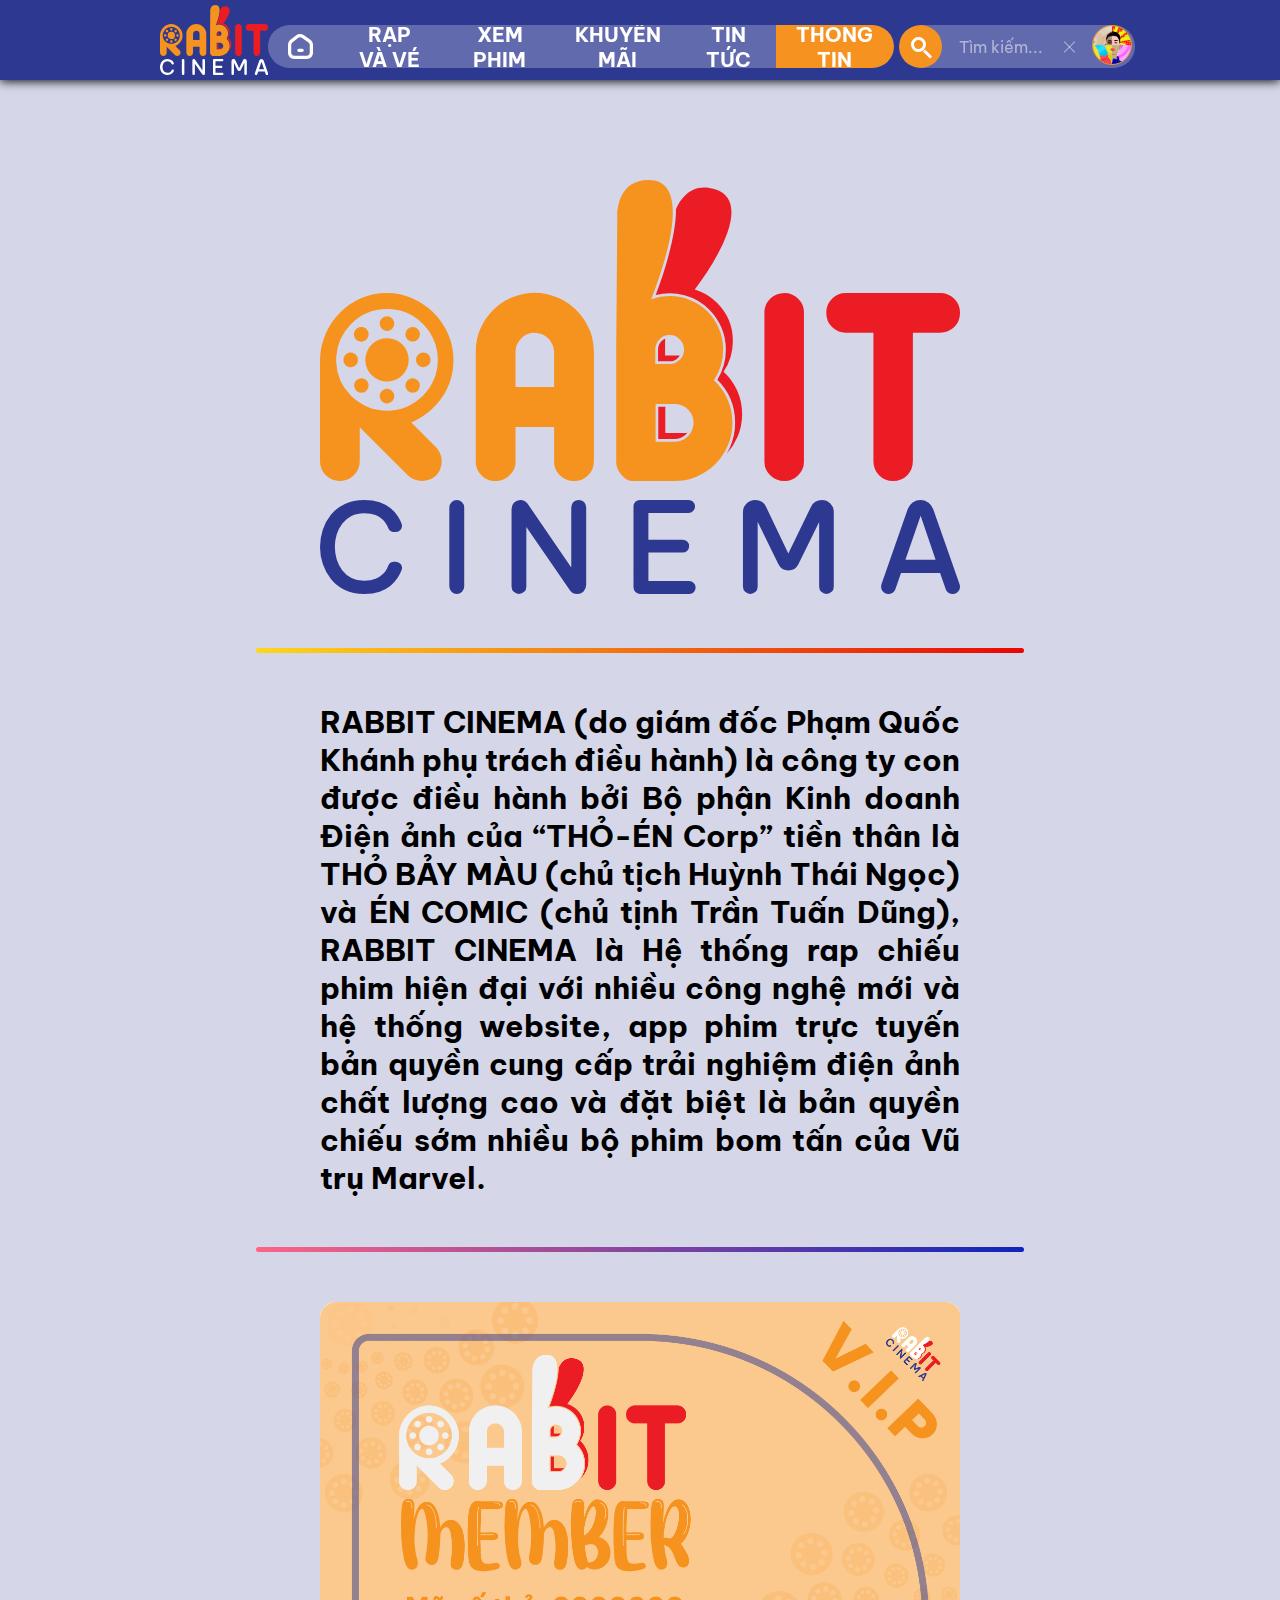
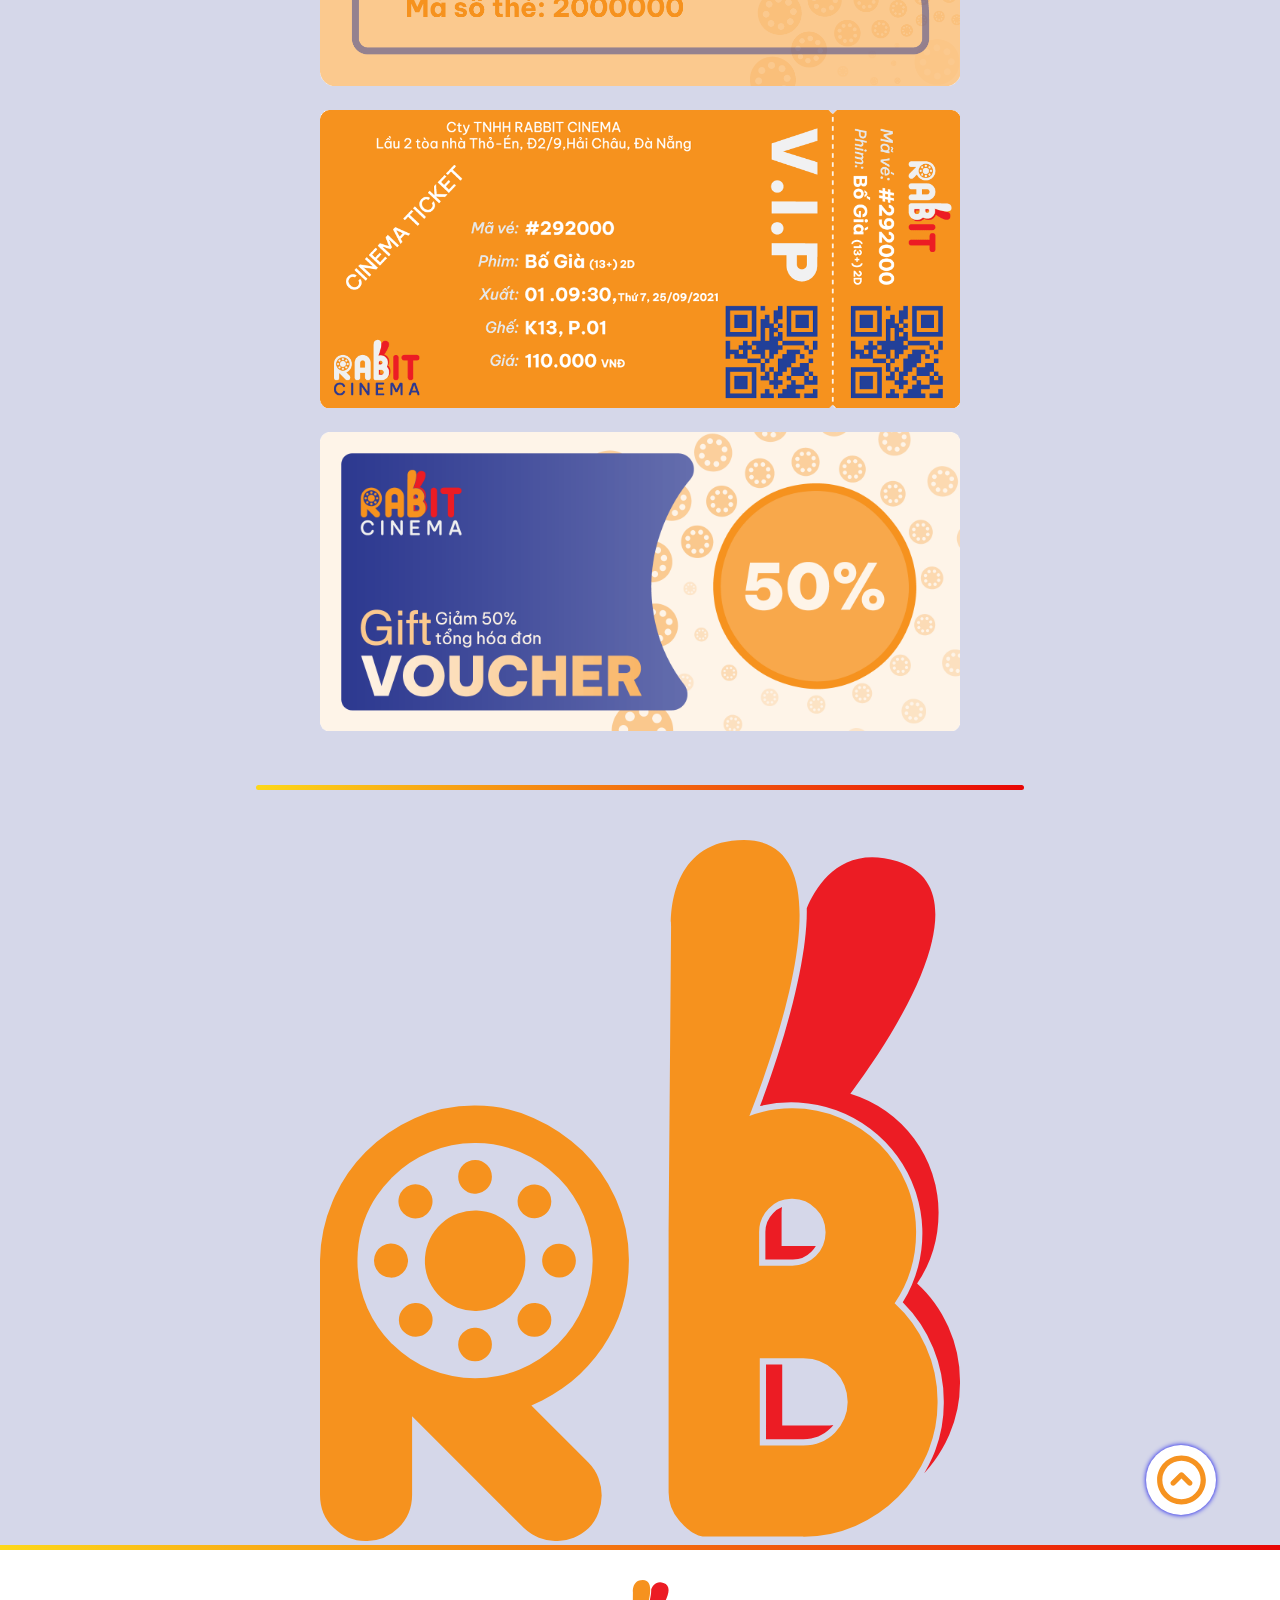
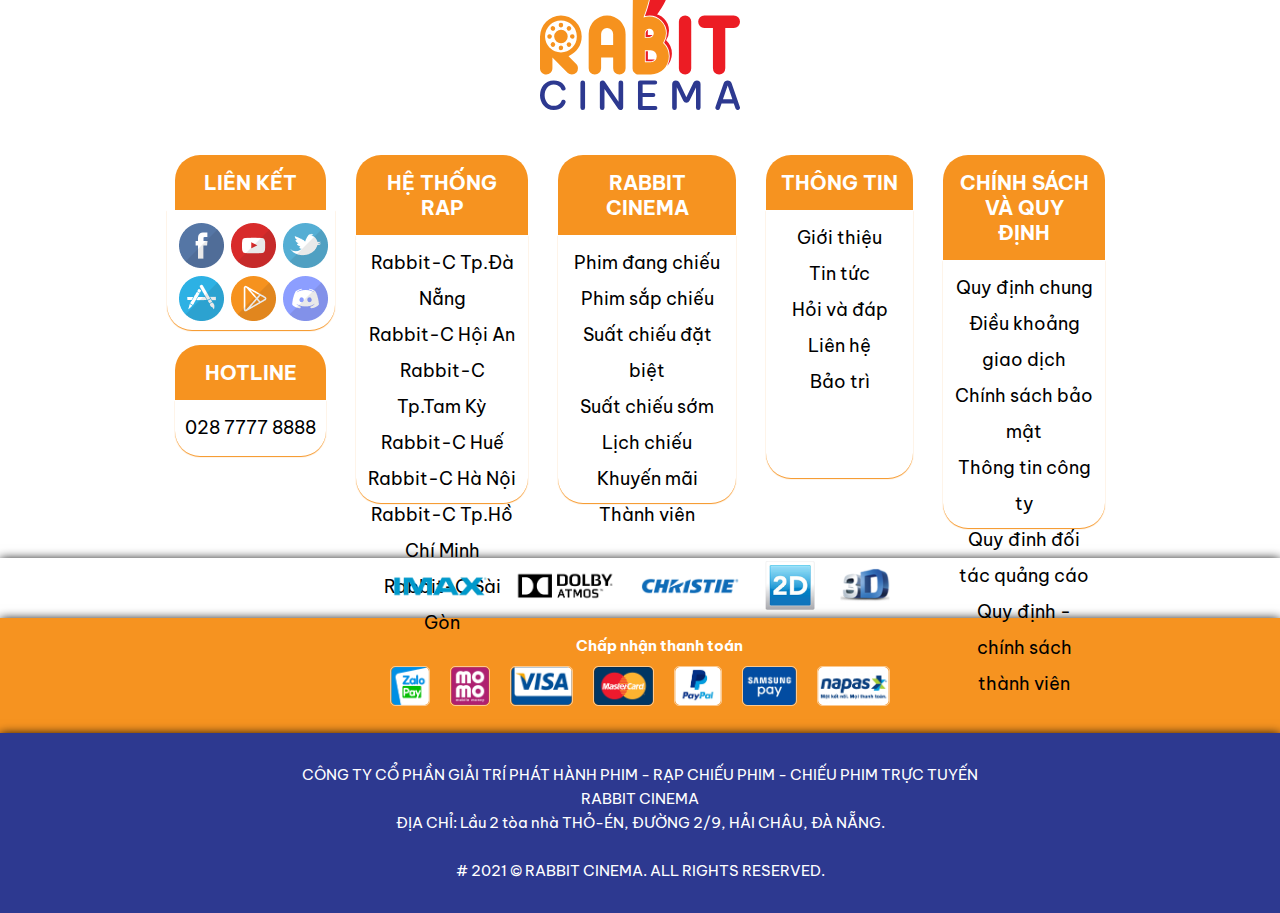
<file: gioithieu.html>
<!DOCTYPE html>
<html lang="vi">
<head>
    <meta charset="UTF-8">
    <meta http-equiv="X-UA-Compatible" content="IE=edge">
    <meta name="viewport" content="width=device-width, initial-scale=1.0">
    <link rel="stylesheet" href="css+js/style.css" type="text/css">
    <link rel="stylesheet" href="https://cdnjs.cloudflare.com/ajax/libs/font-awesome/5.15.4/css/all.min.css" type="text/css">
    <link rel="icon" href="image/Logo-icon.ico" type="image/x-icon">
    <meta name="description" content="Phạm Quốc Khánh - K13C01A006">
    <title>Rabbit Cinema : Giới thiệu</title>
</head>
<body>
<div id="wrapper">
    <div class="top-trang-dau"></div>
    <div id="header" class="onscroll">
        <nav>
            <a class="logo" href="home.html">       
                <svg xmlns="http://www.w3.org/2000/svg" viewBox="0 0 1187 768.14">
                    <path
                        class="logo-text cinema-text-on"
                        d="M81.84,768.14q-20.46,0-35.75-7.47a74.63,74.63,0,0,1-25.51-20,87.57,87.57,0,0,1-15.41-28A99.8,99.8,0,0,1,0,680.86a100.94,100.94,0,0,1,5.17-31.93A87.47,87.47,0,0,1,20.58,620.8a73.52,73.52,0,0,1,25.51-19.87q15.3-7.35,35.75-7.35,16.78,0,28.85,4.36a67.34,67.34,0,0,1,20.24,11.14A65.48,65.48,0,0,1,144,623.44a68.2,68.2,0,0,1,7.36,14.47h0a11.58,11.58,0,0,1-10.94,15.39h-2.92a11.62,11.62,0,0,1-11-7.55,46.21,46.21,0,0,0-2.07-4.85,41.12,41.12,0,0,0-7.82-10.46,42.36,42.36,0,0,0-13.56-8.72q-8.4-3.57-21-3.56-13.56,0-23.79,5.28a50.69,50.69,0,0,0-17.13,14.24,61.29,61.29,0,0,0-10.23,20.21,80.58,80.58,0,0,0-3.33,23,79.31,79.31,0,0,0,3.33,22.85,62.83,62.83,0,0,0,10.23,20.22,50.1,50.1,0,0,0,17.13,14.35q10.23,5.28,23.79,5.28,12.65,0,21-3.56a41.09,41.09,0,0,0,13.56-8.84,42.6,42.6,0,0,0,7.82-10.57,46.21,46.21,0,0,0,2.07-4.85,11.63,11.63,0,0,1,11-7.55h3a11.58,11.58,0,0,1,10.92,15.45l0,.06A72.19,72.19,0,0,1,144,738.17a64.15,64.15,0,0,1-13.1,14.47,67.34,67.34,0,0,1-20.24,11.14Q98.63,768.13,81.84,768.14Zm158-13.87V607.45a13.8,13.8,0,0,1,13.81-13.79h0a13.8,13.8,0,0,1,13.82,13.79V754.27a13.8,13.8,0,0,1-13.82,13.79h0A13.8,13.8,0,0,1,239.89,754.27Zm115.43.19V609.94a16.37,16.37,0,0,1,16.38-16.36h0a16.38,16.38,0,0,1,13.53,7.14l80.83,118.35V607.26a13.69,13.69,0,0,1,13.69-13.68H480a13.69,13.69,0,0,1,13.69,13.68V751.59a16.55,16.55,0,0,1-16.56,16.55h0A16.57,16.57,0,0,1,463.48,761L382.71,643.82V754.46A13.69,13.69,0,0,1,369,768.14h0A13.69,13.69,0,0,1,355.32,754.46Zm226.17,1.77V605.49a11.92,11.92,0,0,1,11.92-11.91h90.2a11.92,11.92,0,0,1,11.92,11.91v.24a11.92,11.92,0,0,1-11.92,11.91h-74.5v49.77h63.64a11.92,11.92,0,0,1,11.92,11.92h0a11.92,11.92,0,0,1-11.92,11.91H609.11v52.84h75.68A11.92,11.92,0,0,1,696.71,756v.24a11.92,11.92,0,0,1-11.92,11.91H593.41A11.92,11.92,0,0,1,581.49,756.23Zm203-1.65V616A22.43,22.43,0,0,1,807,593.58h0a22.44,22.44,0,0,1,20.25,12.76l41.36,86.55,42.1-86.8a22.2,22.2,0,0,1,20-12.51h0a22.19,22.19,0,0,1,22.21,22.19V754.58a13.57,13.57,0,0,1-13.57,13.56h0a13.57,13.57,0,0,1-13.58-13.56v-120l-38.5,78.57a20.61,20.61,0,0,1-18.51,11.54h0a20.61,20.61,0,0,1-18.52-11.58l-38.51-79V754.58a13.57,13.57,0,0,1-13.58,13.56h0A13.57,13.57,0,0,1,784.52,754.58Zm256.92-4.6,48.75-139.68a24.94,24.94,0,0,1,23.55-16.72h0a24.93,24.93,0,0,1,23.54,16.69L1186.22,750a13.67,13.67,0,0,1-12.91,18.18h0a13.67,13.67,0,0,1-12.93-9.23L1150.09,729H1077.6l-10.28,29.93a13.69,13.69,0,0,1-12.94,9.23h0A13.66,13.66,0,0,1,1041.44,750Zm44.43-45.53h56L1114,623.07Z"
                    />
                    <path
                        class="logo-text cls-2"
                        d="M498.69,275.58a113.6,113.6,0,0,0-23.49-34.41,108.72,108.72,0,0,0-34.71-23.23,110,110,0,0,0-84.67,0,108.56,108.56,0,0,0-34.7,23.23,112.89,112.89,0,0,0-23.49,34.41,102.42,102.42,0,0,0-8.75,42.07V522a35.78,35.78,0,0,0,10.38,26,34.45,34.45,0,0,0,25.68,10.65,37,37,0,0,0,26.79-10.65,34.89,34.89,0,0,0,10.91-26V458.07h71.57V522a35.34,35.34,0,0,0,10.65,26q10.67,10.65,26.5,10.65A36.38,36.38,0,0,0,508,522V318.75S508,292.85,498.69,275.58ZM434.21,384.3H362.64v-65A35.1,35.1,0,0,1,373,293.89a33.72,33.72,0,0,1,25.14-10.65,36.37,36.37,0,0,1,36,36.05ZM226.13,403.76c14.29-20.62,21.37-44,21.37-70.3a117.64,117.64,0,0,0-10.12-48.28,129.88,129.88,0,0,0-27-39.43A133.72,133.72,0,0,0,171,219.33a114.5,114.5,0,0,0-46.51-9.86,118.23,118.23,0,0,0-48.67,10.12,131.35,131.35,0,0,0-39.3,27A122.8,122.8,0,0,0,10.12,286.2,124.45,124.45,0,0,0,0,333.46v188C0,532,3.54,540.89,10.86,548s15.8,10.61,25.67,10.61A36.53,36.53,0,0,0,62.83,548C70,540.89,73.7,532,73.7,521.43V458.6l89.61,89.63a37.73,37.73,0,0,0,51.94,0A34.56,34.56,0,0,0,223.1,536a39.78,39.78,0,0,0,0-27.92,34.6,34.6,0,0,0-7.85-12.28l-45.87-45.89C193,439.65,212,424.36,226.13,403.76Zm-35.72-2.84a94.2,94.2,0,0,1-132.31,0c-.34-.32-.68-.65-1-1a94,94,0,0,1-27-61c0-1.48-.07-3-.08-4.5,0-.22,0-.45,0-.68,0-1.9.09-3.87.19-5.76v-.76a94.09,94.09,0,0,1,27-59.65.29.29,0,0,1,.08-.08c.12-.13.25-.28.39-.42l.3-.28a1.19,1.19,0,0,1,.2-.19,93.84,93.84,0,0,1,65.46-27.12c.23,0,.47,0,.7,0s.46,0,.69,0a93.86,93.86,0,0,1,65.46,27.12l0,0,.46.44v0l.47.48a94.22,94.22,0,0,1-.47,132.82C190.75,400.6,190.59,400.76,190.41,400.92ZM70.51,333.79c0,.25,0,.5,0,.74a13.56,13.56,0,1,1,0-1.55C70.5,333.23,70.51,333.52,70.51,333.79Zm134.5,0a13.51,13.51,0,0,1-27,.75c0-.25,0-.49,0-.75s0-.55,0-.82v-.11a13.51,13.51,0,0,1,27,.93ZM86.8,295.19c-.16.19-.36.41-.55.6s-.37.34-.53.51a13.65,13.65,0,1,1,1.08-1.11Zm94.56,95.69a13.51,13.51,0,0,1-19.61-18.56c.16-.17.32-.35.51-.54l.59-.56.08-.07a13.51,13.51,0,0,1,18.43,19.73Zm-43.6-124.35A13.49,13.49,0,0,1,125.06,280c-.26,0-.53,0-.81,0l-.73,0a13.51,13.51,0,1,1,14.24-13.49Zm0,134.51a13.51,13.51,0,1,1-14.24-13.51h.73c.28,0,.55,0,.82,0h.12A13.5,13.5,0,0,1,137.76,401Zm43.6-105.25a13.5,13.5,0,0,1-18.51.55c-.2-.17-.4-.36-.59-.55s-.35-.37-.51-.54a13.51,13.51,0,1,1,19.61.54ZM86.25,390.88a13.51,13.51,0,1,1-.53-19.61c.16.18.35.34.53.51s.39.41.57.61l.08.07A13.52,13.52,0,0,1,86.25,390.88Zm78.27-57.09A40.27,40.27,0,0,1,84.05,336c0-.73,0-1.44,0-2.21s0-1.65.08-2.46V331a40.26,40.26,0,0,1,80.43,2.79Zm591,72.43a102.92,102.92,0,0,0-25-34.67q17.19-25.24,17.2-57a97.84,97.84,0,0,0-7.79-38.7A98.38,98.38,0,0,0,687,222.93a97.91,97.91,0,0,0-38.7-7.79,96,96,0,0,0-34.09,6.18C652.57,123.3,682.94,0,609.77,0c-63,0-58.38,69.37-58.38,69.37l-2,244.12V522.57a34.52,34.52,0,0,0,8.34,22.87c2.39,2.9,11.66,13.15,20.68,13.15h78.48A104,104,0,0,0,699.05,550a109.33,109.33,0,0,0,57.25-57.25,104.15,104.15,0,0,0,8.61-42.2A105.89,105.89,0,0,0,755.49,406.22ZM621.92,314.58a26.69,26.69,0,0,1,7.53-18.82,24.67,24.67,0,0,1,18.81-8.06,25.51,25.51,0,0,1,19.08,8.06,26.28,26.28,0,0,1,7.79,18.82,26.62,26.62,0,0,1-26.87,26.87H621.92Zm60.74,160.71q-10.2,10.2-25.27,10.21H622.46V415.62h34.93q15,0,25.27,10.21a35,35,0,0,1,0,49.46Z"
                    />
                    <path
                        class="logo-text cls-3"
                        d="M897.57,246.2V521.93a35.39,35.39,0,0,1-10.67,26,34.8,34.8,0,0,1-25.44,10.66q-15.87,0-26.54-10.66a35.42,35.42,0,0,1-10.66-26V246.2a35.69,35.69,0,0,1,10.66-25.71q10.67-10.94,26.54-11,14.74,0,25.44,11A35.66,35.66,0,0,1,897.57,246.2Zm278.78-25.8q-10.65-10.93-26.5-10.93H975.56a34.81,34.81,0,0,0-25.94,10.93A36.2,36.2,0,0,0,939,246.62q0,15.86,10.67,26.24a35.79,35.79,0,0,0,25.94,10.38h50.8v238.2q0,15.84,10.39,26.5T1063,558.59q15.87,0,26.24-10.65t10.38-26.5V283.24h50.26q15.83,0,26.5-10.38T1187,246.62A36.3,36.3,0,0,0,1176.35,220.4ZM666.25,325.5H640V298.63a30.26,30.26,0,0,1,.35-4.4,19.64,19.64,0,0,0-7.16,5A21.59,21.59,0,0,0,627,314.58v21.84h21.27a20.88,20.88,0,0,0,15.53-6.31,23.22,23.22,0,0,0,3.61-4.68A6.13,6.13,0,0,1,666.25,325.5Zm107.27,64.8a102.83,102.83,0,0,0-25-34.67q17.22-25.31,17.23-57a99.61,99.61,0,0,0-29.07-70.4A99.21,99.21,0,0,0,705,207a95.59,95.59,0,0,0-9.93-3.61c56.36-75.51,99.85-166.87,37.6-186.3C688.25,3.3,667.76,36.34,660.1,54.7c.78,34.67-13.14,94.69-37.45,158.64a104.7,104.7,0,0,1,99.54,27.23,104.73,104.73,0,0,1,22.33,33.32,103.28,103.28,0,0,1,8.22,40.69A104.49,104.49,0,0,1,737,370.73a112.25,112.25,0,0,1,32.9,79.83,109.07,109.07,0,0,1-9,44.24,113.19,113.19,0,0,1-6.67,13,110.28,110.28,0,0,0,20.06-31,103.27,103.27,0,0,0,8.58-42.18A106.27,106.27,0,0,0,773.52,390.3Zm-98.13,79.26H640.44V420.64h-13v59.84h29.92c8.72,0,15.88-2.91,21.69-8.72a20.76,20.76,0,0,0,2.34-2.69A33.86,33.86,0,0,1,675.39,469.56Z"
                    />
                </g>
            </g>
                </svg>
            </a>
            <div class="nav-menu">
                <ul id="menu">
                    <li><a href="home.html">
                        <svg class="home-svg" width="25" height="25" viewBox="0 0 25 25">
                        <path d="M14.1304 17.9372C15.0309 17.9372 15.7609 17.2064 15.7609 16.3048C15.7609 15.4033 15.0309 14.6725 14.1304 14.6725H10.8696C9.9691 14.6725 9.23913 15.4033 9.23913 16.3048C9.23913 17.2064 9.9691 17.9372 10.8696 17.9372H14.1304Z"/>
                        <path fill-rule="evenodd" clip-rule="evenodd" d="M15.6306 1.05966C14.5349 0.291717 13.1856 -0.0278296 11.9197 0.00188897C10.6538 0.0316066 9.31908 0.414221 8.25988 1.23903L2.40118 5.8097C1.66506 6.38308 1.08219 7.20116 0.685715 8.01021C0.289469 8.81877 0 9.77974 0 10.7112V18.7752C0 22.1964 2.77929 25 6.20652 25H18.7935C22.2182 25 25 22.199 25 18.7861V10.8636C25 9.87391 24.6804 8.86299 24.2402 8.01875C23.8004 7.17528 23.1558 6.33608 22.3472 5.77122L22.3453 5.7699L15.6306 1.05966ZM10.2622 3.81579C10.6704 3.49808 11.2921 3.28228 11.9961 3.26575C12.7 3.24923 13.3341 3.43554 13.7601 3.73385L20.4775 8.44599L20.4808 8.4483C20.7473 8.63432 21.0803 9.01332 21.3495 9.52951C21.6185 10.0456 21.7391 10.5365 21.7391 10.8636V18.7861C21.7391 20.4009 20.4122 21.7352 18.7935 21.7352H6.20652C4.59027 21.7352 3.26087 20.4034 3.26087 18.7752V10.7112C3.26087 10.413 3.36814 9.94833 3.6132 9.44827C3.85793 8.94887 4.16126 8.57511 4.40316 8.38674L10.2622 3.81579Z"/>
                        </svg>
                    </a></li>
                    <li><a href="rapvave.html">Rạp và vé</a></li>
                    <li><a href="xemphim.html">Xem phim</a></li>
                    <li><a href="khuyenmai.html">Khuyến mãi</a></li>
                    <li><a href="#">Tin tức</a>
                        <ul class="sub-menu">
                            <li><a href="reviewphim.html">Review Phim</a></li>
                            <li><a href="tintucdienanh.html">Tin tức điện ảnh</a></li>
                            <li><a href="#">Đạo diễn, diễn viên</a></li>
                            <li><a href="#">Bên lề điện ảnh</a></li>
                        </ul>
                    </li>
                    <li class="active-li"><a href="#">Thông tin</a>
                        <ul class="sub-menu">
                            <li><a href="gioithieu.html">Giới thiệu</a></li>
                            <li><a href="#">Hỗ trợ</a></li>
                            <li><a href="#">Hướng dẫn</a></li>
                            <li><a href="#">Liên hệ</a></li>
                        </ul>
                    </li>
                </ul>
                <div class="search">
                    <div class="icon"></div>
                    <div class="input">
                        <input type="text" placeholder="Tìm kiếm..." id="mysearch">
                    </div>
                    <span class="clear" onclick="document.getElementById('mysearch').value = ''"></span>
                </div>
                <div class="member">
                    <div class="member-icon" href=""><img src="image/avatar-member.gif" alt="avater" width="50px" height="50px"></div>
                    <ul class="menu-member">
                        <li>
                            <svg width="25px" height="25px" xmlns="http://www.w3.org/2000/svg" viewBox="0 0 512 512"><path d="M416 448h-84c-6.6 0-12-5.4-12-12v-40c0-6.6 5.4-12 12-12h84c17.7 0 32-14.3 32-32V160c0-17.7-14.3-32-32-32h-84c-6.6 0-12-5.4-12-12V76c0-6.6 5.4-12 12-12h84c53 0 96 43 96 96v192c0 53-43 96-96 96zm-47-201L201 79c-15-15-41-4.5-41 17v96H24c-13.3 0-24 10.7-24 24v96c0 13.3 10.7 24 24 24h136v96c0 21.5 26 32 41 17l168-168c9.3-9.4 9.3-24.6 0-34z"></path></svg>
                            <a href="dangnhap.html">Đăng nhập</a></li>
                        <li>
                            <svg width="30px" height="20px" xmlns="http://www.w3.org/2000/svg" viewBox="0 0 512 512"><path d="M624 208h-64v-64c0-8.8-7.2-16-16-16h-32c-8.8 0-16 7.2-16 16v64h-64c-8.8 0-16 7.2-16 16v32c0 8.8 7.2 16 16 16h64v64c0 8.8 7.2 16 16 16h32c8.8 0 16-7.2 16-16v-64h64c8.8 0 16-7.2 16-16v-32c0-8.8-7.2-16-16-16zm-400 48c70.7 0 128-57.3 128-128S294.7 0 224 0 96 57.3 96 128s57.3 128 128 128zm89.6 32h-16.7c-22.2 10.2-46.9 16-72.9 16s-50.6-5.8-72.9-16h-16.7C60.2 288 0 348.2 0 422.4V464c0 26.5 21.5 48 48 48h352c26.5 0 48-21.5 48-48v-41.6c0-74.2-60.2-134.4-134.4-134.4z"></path></svg>
                            <a href="dangky.html">Đăng ký</a></li>
                        <li><a href="">Tìm hiểu thêm</a></li>
                    </ul>
                </div>
                
            </div>
        </nav>
    </div>
    <div id="content">
    <div class="gioithieu-block">
        <a href="#top" class="svg-nutlen">
            <svg width="50" height="50" viewBox="0 0 41 40" fill="none" xmlns="http://www.w3.org/2000/svg">
            <path d="M12.5217 21.0562C11.6848 21.893 11.6848 23.2498 12.5217 24.0866C13.3585 24.9235 14.7153 24.9235 15.5521 24.0866L20.894 18.7447L26.2359 24.0866C27.0728 24.9235 28.4296 24.9235 29.2664 24.0866C30.1032 23.2498 30.1032 21.893 29.2664 21.0562L22.4093 14.199C21.5724 13.3622 20.2156 13.3622 19.3788 14.199L12.5217 21.0562Z"/>
            <path fill-rule="evenodd" clip-rule="evenodd" d="M0.894042 20C0.894043 31.0457 9.84835 40 20.894 40C31.9397 40 40.894 31.0457 40.894 20C40.894 8.9543 31.9397 -5.50968e-07 20.894 -6.81453e-08C9.84835 4.14677e-07 0.894042 8.95431 0.894042 20ZM20.894 35.7143C12.2153 35.7143 5.17976 28.6788 5.17976 20C5.17976 11.3212 12.2153 4.28571 20.894 4.28571C29.5728 4.28571 36.6083 11.3212 36.6083 20C36.6083 28.6788 29.5728 35.7143 20.894 35.7143Z"/>
            </svg>
        </a>
        <div class="gioithieu-svg"><img src="image/Logo.svg" width="50%" height="auto" alt="logo">
        </div>
        <div class="gioithieu-line-1"></div>
        <div class="gioithieu-text1">
            <p>
                RABBIT CINEMA (do giám đốc Phạm Quốc Khánh phụ trách điều hành) là công ty con được điều hành bởi Bộ phận Kinh doanh Điện ảnh của “THỎ-ÉN Corp” tiền thân là THỎ BẢY MÀU (chủ tịch Huỳnh Thái Ngọc) và ÉN COMIC (chủ tịnh Trần Tuấn Dũng), RABBIT CINEMA là Hệ thống rap chiếu phim hiện đại với nhiều công nghệ mới và hệ thống website, app phim trực tuyến bản quyền cung cấp trải nghiệm điện ảnh chất lượng cao và đặt biệt là bản quyền chiếu sớm nhiều bộ phim bom tấn của Vũ trụ Marvel.
            </p>
        </div>
        <div class="gioithieu-line-2"></div>
        <div class="gioithieu-svg">
            <img src="image/content/member-2.png" width="50%" height="auto" alt="logo"><br><br>
            <img src="image/content/ve-2.png" width="50%" height="auto" alt="logo"><br><br>
            <img src="image/content/voucher.png" width="50%" height="auto" alt="logo">
            <div class="gioithieu-line-1"></div>
            <img src="image/Logo-icon.svg" width="50%" height="auto" alt="logo">
        </div>
    </div>
    <div id="footer">
        <div class="footer-up">
            <div class="line-footer"></div>
            <div class="logo-f"><img src="image/Logo.svg" width="200" alt=""></div>
            <div class="content-f">
                <div class="lienhe">
                    <div class="h3"><h3>Liên kết</h3></div>
                    <div class="icon-app">
                        <a href="https://www.facebook.com/khanh.292/" target="_blank"><img src="image/footer/facebook.png" alt="facebook"></a>
                        <a href="https://www.youtube.com/channel/UC-Fu8DxUmCnJZvYes__D-Og" target="_blank"><img src="image/footer/Youtube.png" alt="Youtube"></a>
                        <a href="https://twitter.com/khanhkun292" target="_blank"><img src="image/footer/twitter.png" alt="twitter"></a>
                        <a href="#" target="_blank"><img src="image/footer/appstore.png" alt="appstore"></a>
                        <a href="#" target="_blank"><img src="image/footer/chplay.png" alt="appstore"></a>
                        <a href="#" target="_blank"><img src="image/footer/discord.png" alt="discord"></a>
                    </div>
                    <div class="h3"><h3>Hotline</h3></div>
                    <div><h6>028 7777 8888</h6></div>
                </div>
                <div class="hethongrap">
                    <div class="h3"><h3>Hệ thống rap</h3></div>
                    <div class="list-footer">
                        <ul>
                            <li><a href="#"><h6>Rabbit-C Tp.Đà Nẵng</h6></a></li>
                            <li><a href="#"><h6>Rabbit-C Hội An</h6></a></li>
                            <li><a href="#"><h6>Rabbit-C Tp.Tam Kỳ</h6></a></li>
                            <li><a href="#"><h6>Rabbit-C Huế</h6></a></li>
                            <li><a href="#"><h6>Rabbit-C Hà Nội</h6></a></li>
                            <li><a href="#"><h6>Rabbit-C Tp.Hồ Chí Minh
                            </h6></a></li>
                            <li><a href=""><h6>Rabbit-C Sài Gòn</h6></a></li>
                        </ul>
                    </div>
                </div>
                <div class="rabbitcinema">
                    <div class="h3"><h3>Rabbit Cinema</h3></div>
                    <div class="list-footer">
                        <ul>
                            <li><a href="home.html"><h6>Phim đang chiếu</h6></a></li>
                            <li><a href="home.html"><h6>Phim sắp chiếu</h6></a></li>
                            <li><a href="home.html"><h6>Suất chiếu đặt biệt</h6></a></li>
                            <li><a href="home.html"><h6>Suất chiếu sớm</h6></a></li>
                            <li><a href="xemphim.html"><h6>Lịch chiếu</h6></a></li>
                            <li><a href="khuyenmai.html"><h6>Khuyến mãi</h6></a></li>
                            <li><a href="dangnhap.html"><h6>Thành viên</h6></a></li>
                        </ul>
                    </div>
                </div>
                <div class="thongtin">
                    <div class="h3"><h3>Thông tin</h3></div>
                    <div class="list-footer">
                        <ul>
                            <li><a href="gioithieu.html"><h6>Giới thiệu</h6></a></li>
                            <li><a href="tintucdienanh.html"><h6>Tin tức</h6></a></li>
                            <li><a href="#"><h6>Hỏi và đáp</h6></a></li>
                            <li><a href="#"><h6>Liên hệ</h6></a></li>
                            <li><a href="#"><h6>Bảo trì</h6></a></li>
                        </ul>
                    </div>
                </div>
                <div class="chinhsach">
                    <div class="h3"><h3>Chính sách và quy định</h3></div>
                    <div class="list-footer">
                        <ul>
                            <li><a href="#"><h6>Quy định chung</h6></a></li>
                            <li><a href="#"><h6>Điều khoảng giao dịch</h6></a></li>
                            <li><a href="#"><h6>Chính sách bảo mật</h6></a></li>
                            <li><a href="#"><h6>Thông tin công ty</h6></a></li>
                            <li><a href="#"><h6>Quy đinh đối tác quảng cáo</h6></a></li>
                            <li><a href="#"><h6>Quy định - chính sách thành viên</h6></a></li>
                        </ul>
                    </div>
                </div>
            </div>
        </div>
        <div class="footer-down-1">
            <div class="congnghe">
                <a href="#"><img src="image/footer/congnghe-1.png" width="100px" height="auto" alt="IMAX"></a>
                <a href="#"><img src="image/footer/congnghe-2.png" width="100px" height="auto" alt="DOLBY"></a>
                <a href="#"><img src="image/footer/congnghe-3.png" width="100px" height="auto" alt="CHRISETIE"></a>
                <a href="#"><img src="image/footer/congnghe-4.png" width="50px" height="auto" alt="2D"></a>
                <a href="#"><img src="image/footer/congnghe-5.png" width="50px" height="auto" alt="3D"></a>
            </div>
        </div>
        <div class="footer-down-2">
            <div class="text-f1">
                <p>Chấp nhận thanh toán</p>
            </div>
            <div class="thanhtoan">
                <a href="#"><img src="image/footer/thanhtoan-1.png" alt="Zalopay"></a>
                <a href="#"><img src="image/footer/thanhtoan-2.png" alt="Momo"></a>
                <a href="#"><img src="image/footer/thanhtoan-3.png" alt="Visa"></a>
                <a href="#"><img src="image/footer/thanhtoan-4.png" alt="Marter"></a>
                <a href="#"><img src="image/footer/thanhtoan-5.png" alt="Paypay"></a>
                <a href="#"><img src="image/footer/thanhtoan-6.png" alt="Samsumg"></a>
                <a href="#"><img src="image/footer/thanhtoan-7.png" alt="napasx"></a>
            </div>
        </div>
        <div class="footer-down-3">
            <div class="copyright">
                <p>
                    CÔNG TY CỔ PHẦN GIẢI TRÍ PHÁT HÀNH PHIM - RẠP CHIẾU PHIM -
                    CHIẾU PHIM TRỰC TUYẾN <span>RABBIT CINEMA</span><br>
                    ĐỊA CHỈ: Lầu 2 tòa nhà THỎ-ÉN, ĐƯỜNG 2/9, HẢI CHÂU, ĐÀ NẴNG.<br><br>#
                    2021 © RABBIT CINEMA. ALL RIGHTS RESERVED.
                </p>
            </div>
        </div>

    </div>
</div>
</body>
</html>
</file>
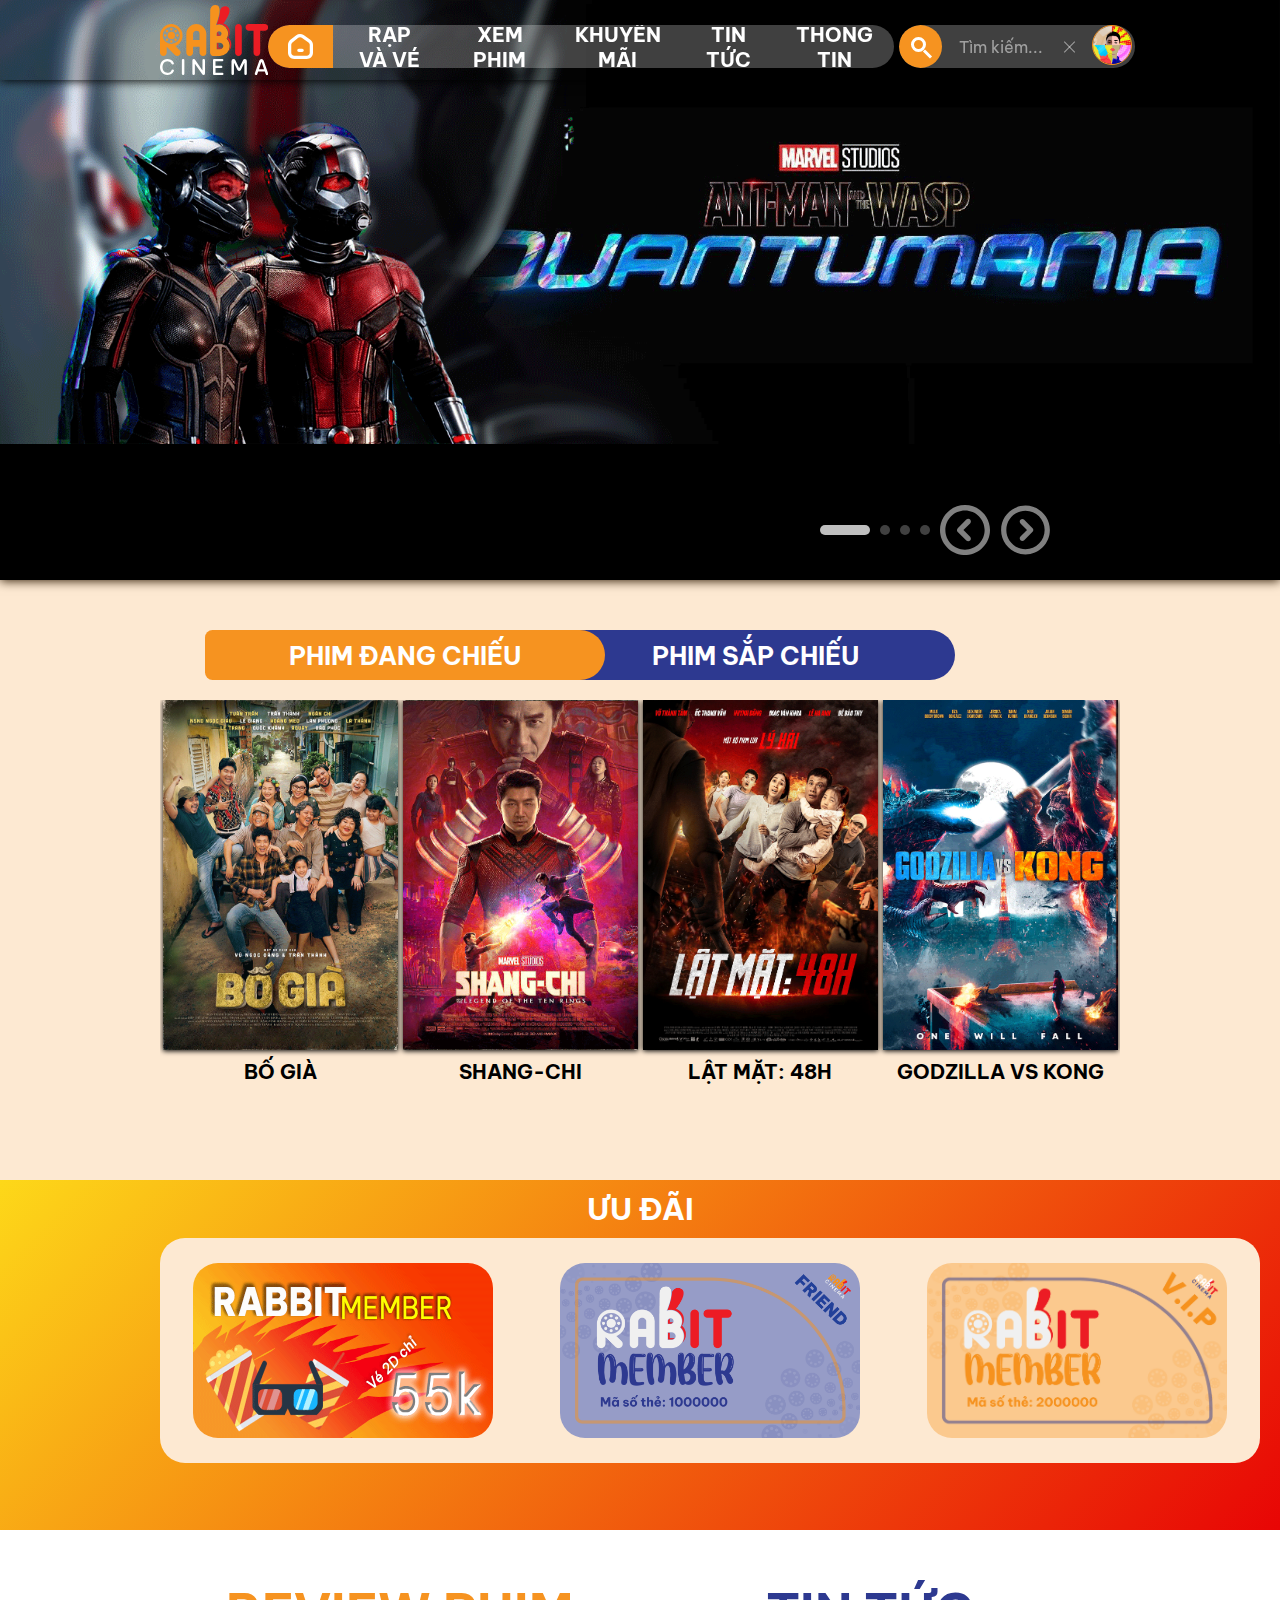
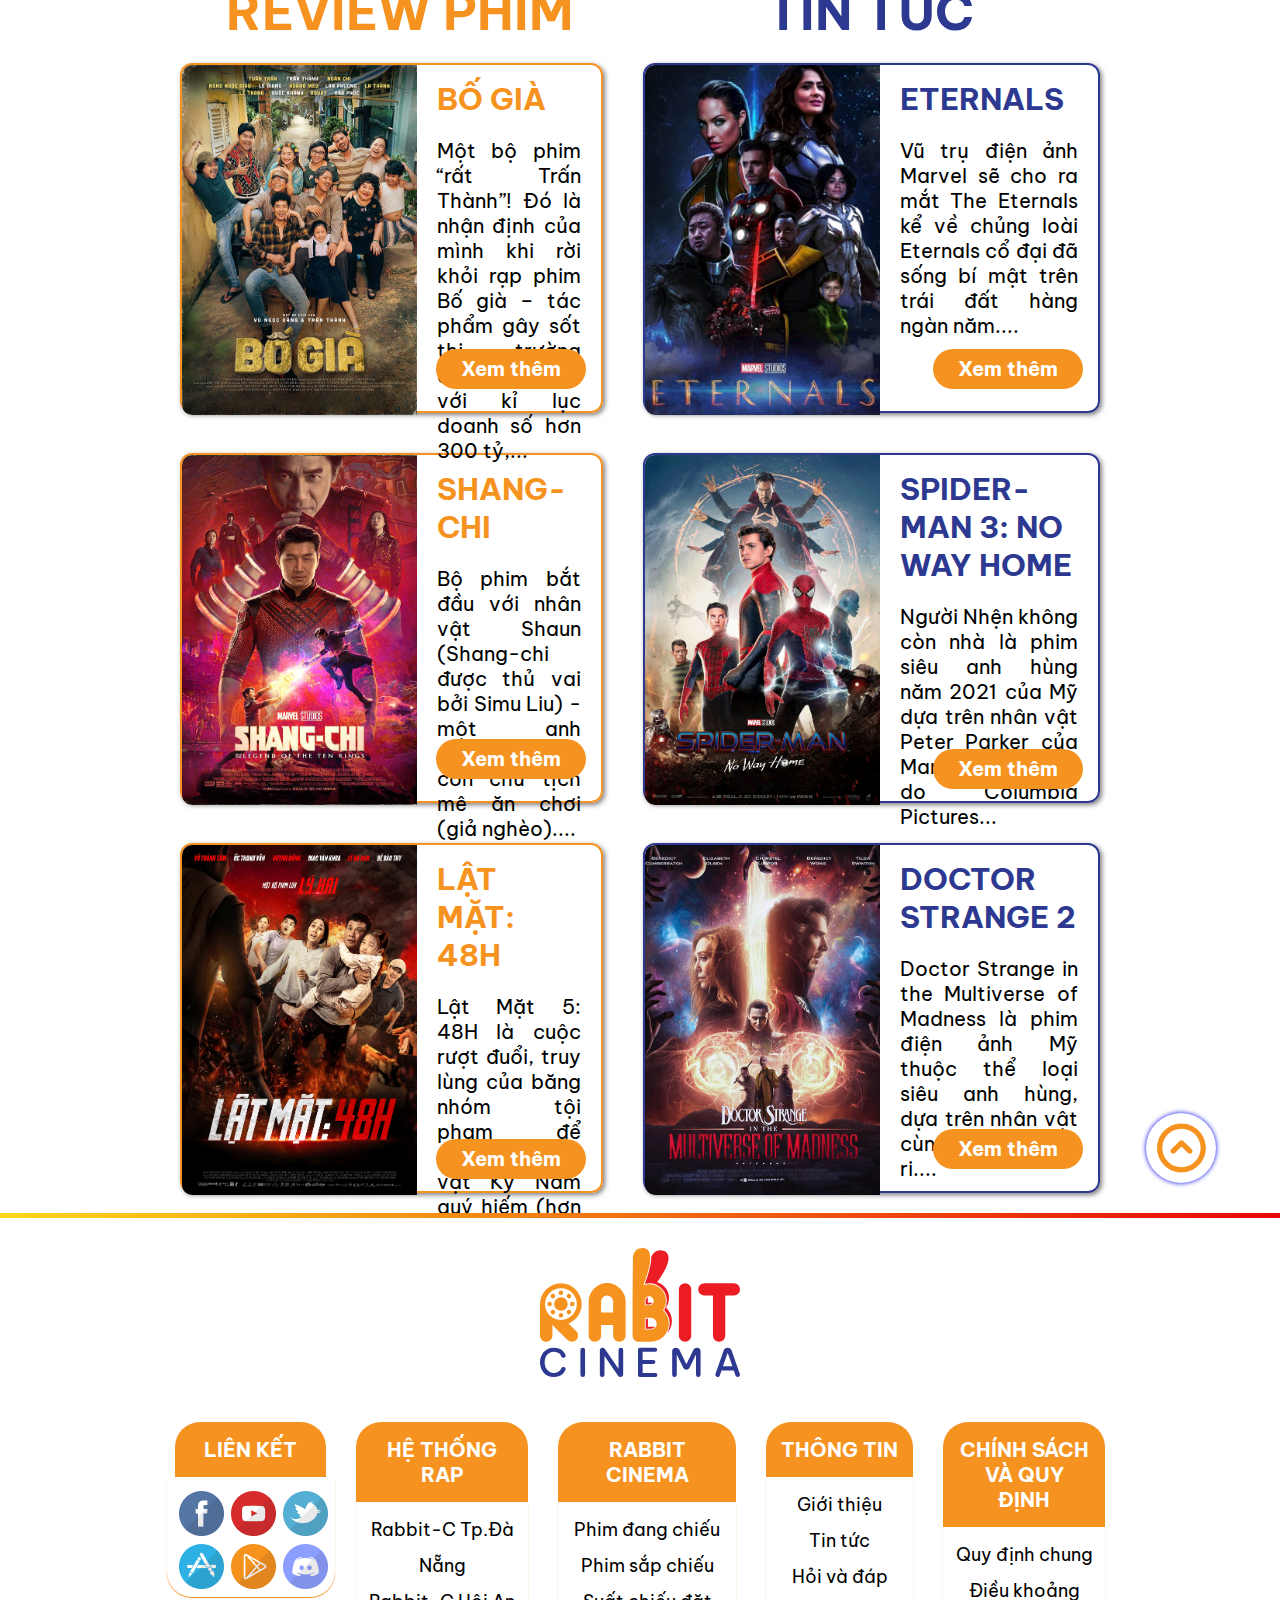
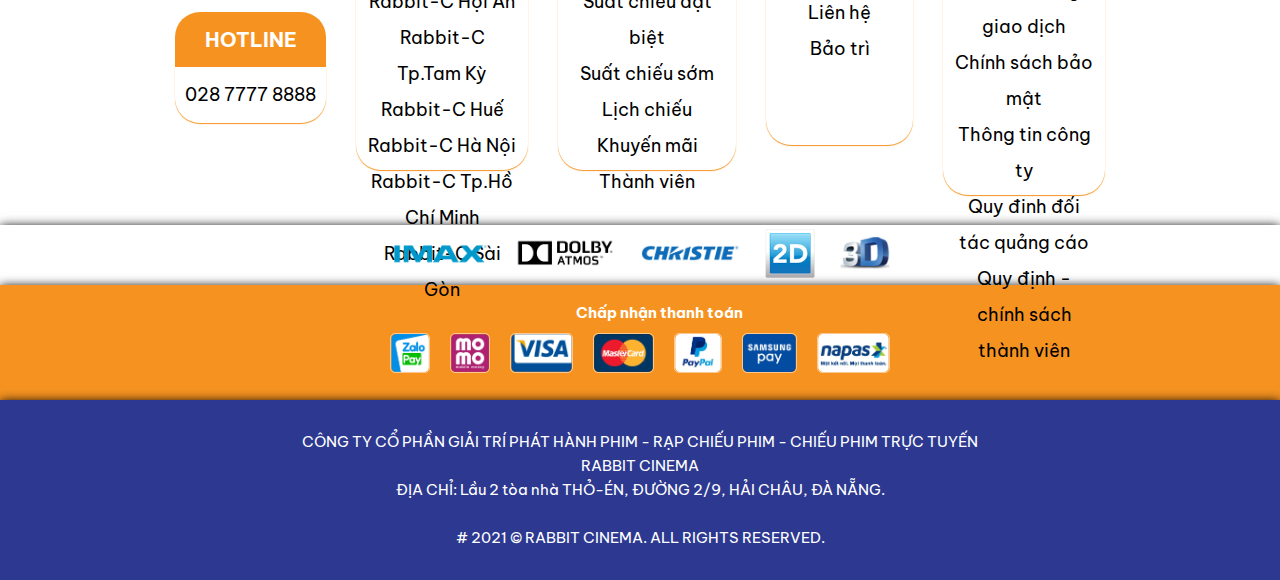
<file: home.html>
<!DOCTYPE html>
<html lang="vi">
	<head>
		<meta charset="UTF-8" />
		<meta http-equiv="X-UA-Compatible" content="IE=edge" />
		<meta name="viewport" content="width=device-width, initial-scale=1.0" />
		<link rel="stylesheet" href="css+js/style.css" type="text/css" />
		<link rel="icon" href="image/Logo-icon.ico" type="image/x-icon" />
		<title>Rabbit Cinema</title>
	</head>
	<body>
		<div id="wrapper">
			<div id="header" class="offscroll">
				<nav>
					<a class="logo" href="home.html">
						<svg xmlns="http://www.w3.org/2000/svg" viewBox="0 0 1187 768.14">
                            <path
                                class="logo-text cinema-text-on"
                                d="M81.84,768.14q-20.46,0-35.75-7.47a74.63,74.63,0,0,1-25.51-20,87.57,87.57,0,0,1-15.41-28A99.8,99.8,0,0,1,0,680.86a100.94,100.94,0,0,1,5.17-31.93A87.47,87.47,0,0,1,20.58,620.8a73.52,73.52,0,0,1,25.51-19.87q15.3-7.35,35.75-7.35,16.78,0,28.85,4.36a67.34,67.34,0,0,1,20.24,11.14A65.48,65.48,0,0,1,144,623.44a68.2,68.2,0,0,1,7.36,14.47h0a11.58,11.58,0,0,1-10.94,15.39h-2.92a11.62,11.62,0,0,1-11-7.55,46.21,46.21,0,0,0-2.07-4.85,41.12,41.12,0,0,0-7.82-10.46,42.36,42.36,0,0,0-13.56-8.72q-8.4-3.57-21-3.56-13.56,0-23.79,5.28a50.69,50.69,0,0,0-17.13,14.24,61.29,61.29,0,0,0-10.23,20.21,80.58,80.58,0,0,0-3.33,23,79.31,79.31,0,0,0,3.33,22.85,62.83,62.83,0,0,0,10.23,20.22,50.1,50.1,0,0,0,17.13,14.35q10.23,5.28,23.79,5.28,12.65,0,21-3.56a41.09,41.09,0,0,0,13.56-8.84,42.6,42.6,0,0,0,7.82-10.57,46.21,46.21,0,0,0,2.07-4.85,11.63,11.63,0,0,1,11-7.55h3a11.58,11.58,0,0,1,10.92,15.45l0,.06A72.19,72.19,0,0,1,144,738.17a64.15,64.15,0,0,1-13.1,14.47,67.34,67.34,0,0,1-20.24,11.14Q98.63,768.13,81.84,768.14Zm158-13.87V607.45a13.8,13.8,0,0,1,13.81-13.79h0a13.8,13.8,0,0,1,13.82,13.79V754.27a13.8,13.8,0,0,1-13.82,13.79h0A13.8,13.8,0,0,1,239.89,754.27Zm115.43.19V609.94a16.37,16.37,0,0,1,16.38-16.36h0a16.38,16.38,0,0,1,13.53,7.14l80.83,118.35V607.26a13.69,13.69,0,0,1,13.69-13.68H480a13.69,13.69,0,0,1,13.69,13.68V751.59a16.55,16.55,0,0,1-16.56,16.55h0A16.57,16.57,0,0,1,463.48,761L382.71,643.82V754.46A13.69,13.69,0,0,1,369,768.14h0A13.69,13.69,0,0,1,355.32,754.46Zm226.17,1.77V605.49a11.92,11.92,0,0,1,11.92-11.91h90.2a11.92,11.92,0,0,1,11.92,11.91v.24a11.92,11.92,0,0,1-11.92,11.91h-74.5v49.77h63.64a11.92,11.92,0,0,1,11.92,11.92h0a11.92,11.92,0,0,1-11.92,11.91H609.11v52.84h75.68A11.92,11.92,0,0,1,696.71,756v.24a11.92,11.92,0,0,1-11.92,11.91H593.41A11.92,11.92,0,0,1,581.49,756.23Zm203-1.65V616A22.43,22.43,0,0,1,807,593.58h0a22.44,22.44,0,0,1,20.25,12.76l41.36,86.55,42.1-86.8a22.2,22.2,0,0,1,20-12.51h0a22.19,22.19,0,0,1,22.21,22.19V754.58a13.57,13.57,0,0,1-13.57,13.56h0a13.57,13.57,0,0,1-13.58-13.56v-120l-38.5,78.57a20.61,20.61,0,0,1-18.51,11.54h0a20.61,20.61,0,0,1-18.52-11.58l-38.51-79V754.58a13.57,13.57,0,0,1-13.58,13.56h0A13.57,13.57,0,0,1,784.52,754.58Zm256.92-4.6,48.75-139.68a24.94,24.94,0,0,1,23.55-16.72h0a24.93,24.93,0,0,1,23.54,16.69L1186.22,750a13.67,13.67,0,0,1-12.91,18.18h0a13.67,13.67,0,0,1-12.93-9.23L1150.09,729H1077.6l-10.28,29.93a13.69,13.69,0,0,1-12.94,9.23h0A13.66,13.66,0,0,1,1041.44,750Zm44.43-45.53h56L1114,623.07Z"
                            />
                            <path
                                class="logo-text cls-2"
                                d="M498.69,275.58a113.6,113.6,0,0,0-23.49-34.41,108.72,108.72,0,0,0-34.71-23.23,110,110,0,0,0-84.67,0,108.56,108.56,0,0,0-34.7,23.23,112.89,112.89,0,0,0-23.49,34.41,102.42,102.42,0,0,0-8.75,42.07V522a35.78,35.78,0,0,0,10.38,26,34.45,34.45,0,0,0,25.68,10.65,37,37,0,0,0,26.79-10.65,34.89,34.89,0,0,0,10.91-26V458.07h71.57V522a35.34,35.34,0,0,0,10.65,26q10.67,10.65,26.5,10.65A36.38,36.38,0,0,0,508,522V318.75S508,292.85,498.69,275.58ZM434.21,384.3H362.64v-65A35.1,35.1,0,0,1,373,293.89a33.72,33.72,0,0,1,25.14-10.65,36.37,36.37,0,0,1,36,36.05ZM226.13,403.76c14.29-20.62,21.37-44,21.37-70.3a117.64,117.64,0,0,0-10.12-48.28,129.88,129.88,0,0,0-27-39.43A133.72,133.72,0,0,0,171,219.33a114.5,114.5,0,0,0-46.51-9.86,118.23,118.23,0,0,0-48.67,10.12,131.35,131.35,0,0,0-39.3,27A122.8,122.8,0,0,0,10.12,286.2,124.45,124.45,0,0,0,0,333.46v188C0,532,3.54,540.89,10.86,548s15.8,10.61,25.67,10.61A36.53,36.53,0,0,0,62.83,548C70,540.89,73.7,532,73.7,521.43V458.6l89.61,89.63a37.73,37.73,0,0,0,51.94,0A34.56,34.56,0,0,0,223.1,536a39.78,39.78,0,0,0,0-27.92,34.6,34.6,0,0,0-7.85-12.28l-45.87-45.89C193,439.65,212,424.36,226.13,403.76Zm-35.72-2.84a94.2,94.2,0,0,1-132.31,0c-.34-.32-.68-.65-1-1a94,94,0,0,1-27-61c0-1.48-.07-3-.08-4.5,0-.22,0-.45,0-.68,0-1.9.09-3.87.19-5.76v-.76a94.09,94.09,0,0,1,27-59.65.29.29,0,0,1,.08-.08c.12-.13.25-.28.39-.42l.3-.28a1.19,1.19,0,0,1,.2-.19,93.84,93.84,0,0,1,65.46-27.12c.23,0,.47,0,.7,0s.46,0,.69,0a93.86,93.86,0,0,1,65.46,27.12l0,0,.46.44v0l.47.48a94.22,94.22,0,0,1-.47,132.82C190.75,400.6,190.59,400.76,190.41,400.92ZM70.51,333.79c0,.25,0,.5,0,.74a13.56,13.56,0,1,1,0-1.55C70.5,333.23,70.51,333.52,70.51,333.79Zm134.5,0a13.51,13.51,0,0,1-27,.75c0-.25,0-.49,0-.75s0-.55,0-.82v-.11a13.51,13.51,0,0,1,27,.93ZM86.8,295.19c-.16.19-.36.41-.55.6s-.37.34-.53.51a13.65,13.65,0,1,1,1.08-1.11Zm94.56,95.69a13.51,13.51,0,0,1-19.61-18.56c.16-.17.32-.35.51-.54l.59-.56.08-.07a13.51,13.51,0,0,1,18.43,19.73Zm-43.6-124.35A13.49,13.49,0,0,1,125.06,280c-.26,0-.53,0-.81,0l-.73,0a13.51,13.51,0,1,1,14.24-13.49Zm0,134.51a13.51,13.51,0,1,1-14.24-13.51h.73c.28,0,.55,0,.82,0h.12A13.5,13.5,0,0,1,137.76,401Zm43.6-105.25a13.5,13.5,0,0,1-18.51.55c-.2-.17-.4-.36-.59-.55s-.35-.37-.51-.54a13.51,13.51,0,1,1,19.61.54ZM86.25,390.88a13.51,13.51,0,1,1-.53-19.61c.16.18.35.34.53.51s.39.41.57.61l.08.07A13.52,13.52,0,0,1,86.25,390.88Zm78.27-57.09A40.27,40.27,0,0,1,84.05,336c0-.73,0-1.44,0-2.21s0-1.65.08-2.46V331a40.26,40.26,0,0,1,80.43,2.79Zm591,72.43a102.92,102.92,0,0,0-25-34.67q17.19-25.24,17.2-57a97.84,97.84,0,0,0-7.79-38.7A98.38,98.38,0,0,0,687,222.93a97.91,97.91,0,0,0-38.7-7.79,96,96,0,0,0-34.09,6.18C652.57,123.3,682.94,0,609.77,0c-63,0-58.38,69.37-58.38,69.37l-2,244.12V522.57a34.52,34.52,0,0,0,8.34,22.87c2.39,2.9,11.66,13.15,20.68,13.15h78.48A104,104,0,0,0,699.05,550a109.33,109.33,0,0,0,57.25-57.25,104.15,104.15,0,0,0,8.61-42.2A105.89,105.89,0,0,0,755.49,406.22ZM621.92,314.58a26.69,26.69,0,0,1,7.53-18.82,24.67,24.67,0,0,1,18.81-8.06,25.51,25.51,0,0,1,19.08,8.06,26.28,26.28,0,0,1,7.79,18.82,26.62,26.62,0,0,1-26.87,26.87H621.92Zm60.74,160.71q-10.2,10.2-25.27,10.21H622.46V415.62h34.93q15,0,25.27,10.21a35,35,0,0,1,0,49.46Z"
                            />
                            <path
                                class="logo-text cls-3"
                                d="M897.57,246.2V521.93a35.39,35.39,0,0,1-10.67,26,34.8,34.8,0,0,1-25.44,10.66q-15.87,0-26.54-10.66a35.42,35.42,0,0,1-10.66-26V246.2a35.69,35.69,0,0,1,10.66-25.71q10.67-10.94,26.54-11,14.74,0,25.44,11A35.66,35.66,0,0,1,897.57,246.2Zm278.78-25.8q-10.65-10.93-26.5-10.93H975.56a34.81,34.81,0,0,0-25.94,10.93A36.2,36.2,0,0,0,939,246.62q0,15.86,10.67,26.24a35.79,35.79,0,0,0,25.94,10.38h50.8v238.2q0,15.84,10.39,26.5T1063,558.59q15.87,0,26.24-10.65t10.38-26.5V283.24h50.26q15.83,0,26.5-10.38T1187,246.62A36.3,36.3,0,0,0,1176.35,220.4ZM666.25,325.5H640V298.63a30.26,30.26,0,0,1,.35-4.4,19.64,19.64,0,0,0-7.16,5A21.59,21.59,0,0,0,627,314.58v21.84h21.27a20.88,20.88,0,0,0,15.53-6.31,23.22,23.22,0,0,0,3.61-4.68A6.13,6.13,0,0,1,666.25,325.5Zm107.27,64.8a102.83,102.83,0,0,0-25-34.67q17.22-25.31,17.23-57a99.61,99.61,0,0,0-29.07-70.4A99.21,99.21,0,0,0,705,207a95.59,95.59,0,0,0-9.93-3.61c56.36-75.51,99.85-166.87,37.6-186.3C688.25,3.3,667.76,36.34,660.1,54.7c.78,34.67-13.14,94.69-37.45,158.64a104.7,104.7,0,0,1,99.54,27.23,104.73,104.73,0,0,1,22.33,33.32,103.28,103.28,0,0,1,8.22,40.69A104.49,104.49,0,0,1,737,370.73a112.25,112.25,0,0,1,32.9,79.83,109.07,109.07,0,0,1-9,44.24,113.19,113.19,0,0,1-6.67,13,110.28,110.28,0,0,0,20.06-31,103.27,103.27,0,0,0,8.58-42.18A106.27,106.27,0,0,0,773.52,390.3Zm-98.13,79.26H640.44V420.64h-13v59.84h29.92c8.72,0,15.88-2.91,21.69-8.72a20.76,20.76,0,0,0,2.34-2.69A33.86,33.86,0,0,1,675.39,469.56Z"
                            />
                        </g>
                    </g>
						</svg>
					</a>
					<div class="nav-menu">
						<ul id="menu">
							<li class="active-li">
								<a href="home.html">
									<svg
										class="home-svg"
										width="25"
										height="25"
										viewBox="0 0 25 25"
									>
										<path
											d="M14.1304 17.9372C15.0309 17.9372 15.7609 17.2064 15.7609 16.3048C15.7609 15.4033 15.0309 14.6725 14.1304 14.6725H10.8696C9.9691 14.6725 9.23913 15.4033 9.23913 16.3048C9.23913 17.2064 9.9691 17.9372 10.8696 17.9372H14.1304Z"
										/>
										<path
											fill-rule="evenodd"
											clip-rule="evenodd"
											d="M15.6306 1.05966C14.5349 0.291717 13.1856 -0.0278296 11.9197 0.00188897C10.6538 0.0316066 9.31908 0.414221 8.25988 1.23903L2.40118 5.8097C1.66506 6.38308 1.08219 7.20116 0.685715 8.01021C0.289469 8.81877 0 9.77974 0 10.7112V18.7752C0 22.1964 2.77929 25 6.20652 25H18.7935C22.2182 25 25 22.199 25 18.7861V10.8636C25 9.87391 24.6804 8.86299 24.2402 8.01875C23.8004 7.17528 23.1558 6.33608 22.3472 5.77122L22.3453 5.7699L15.6306 1.05966ZM10.2622 3.81579C10.6704 3.49808 11.2921 3.28228 11.9961 3.26575C12.7 3.24923 13.3341 3.43554 13.7601 3.73385L20.4775 8.44599L20.4808 8.4483C20.7473 8.63432 21.0803 9.01332 21.3495 9.52951C21.6185 10.0456 21.7391 10.5365 21.7391 10.8636V18.7861C21.7391 20.4009 20.4122 21.7352 18.7935 21.7352H6.20652C4.59027 21.7352 3.26087 20.4034 3.26087 18.7752V10.7112C3.26087 10.413 3.36814 9.94833 3.6132 9.44827C3.85793 8.94887 4.16126 8.57511 4.40316 8.38674L10.2622 3.81579Z"
										/>
									</svg>
								</a>
							</li>
							<li><a href="rapvave.html">Rạp và vé</a></li>
							<li><a href="xemphim.html">Xem phim</a></li>
							<li><a href="khuyenmai.html">Khuyến mãi</a></li>
							<li>
								<a href="#">Tin tức</a>
								<ul class="sub-menu">
									<li><a href="reviewphim.html">Review Phim</a></li>
									<li><a href="tintucdienanh.html">Tin tức điện ảnh</a></li>
									<li><a href="#">Đạo diễn, diễn viên</a></li>
									<li><a href="#">Bên lề điện ảnh</a></li>
								</ul>
							</li>
							<li>
								<a href="#">Thông tin</a>
								<ul class="sub-menu">
									<li><a href="gioithieu.html">Giới thiệu</a></li>
									<li><a href="#">Hỗ trợ</a></li>
									<li><a href="#">Hướng dẫn</a></li>
									<li><a href="#">Liên hệ</a></li>
								</ul>
							</li>
						</ul>
						<div class="search">
							<div class="icon"></div>
							<div class="input">
								<input type="text" placeholder="Tìm kiếm..." id="mysearch" />
							</div>
							<span
								class="clear"
								onclick="document.getElementById('mysearch').value = ''"
							></span>
						</div>
						<div class="member">
							<div class="member-icon" href="">
								<img
									src="image/avatar-member.gif"
									alt="avater"
									width="50px"
									height="50px"
								/>
							</div>
							<ul class="menu-member">
								<li>
									<svg
										width="25px"
										height="25px"
										xmlns="http://www.w3.org/2000/svg"
										viewBox="0 0 512 512"
									>
										<path
											d="M416 448h-84c-6.6 0-12-5.4-12-12v-40c0-6.6 5.4-12 12-12h84c17.7 0 32-14.3 32-32V160c0-17.7-14.3-32-32-32h-84c-6.6 0-12-5.4-12-12V76c0-6.6 5.4-12 12-12h84c53 0 96 43 96 96v192c0 53-43 96-96 96zm-47-201L201 79c-15-15-41-4.5-41 17v96H24c-13.3 0-24 10.7-24 24v96c0 13.3 10.7 24 24 24h136v96c0 21.5 26 32 41 17l168-168c9.3-9.4 9.3-24.6 0-34z"
										></path>
									</svg>
									<a href="dangnhap.html">Đăng nhập</a>
								</li>
								<li>
									<svg
										width="30px"
										height="20px"
										xmlns="http://www.w3.org/2000/svg"
										viewBox="0 0 512 512"
									>
										<path
											d="M624 208h-64v-64c0-8.8-7.2-16-16-16h-32c-8.8 0-16 7.2-16 16v64h-64c-8.8 0-16 7.2-16 16v32c0 8.8 7.2 16 16 16h64v64c0 8.8 7.2 16 16 16h32c8.8 0 16-7.2 16-16v-64h64c8.8 0 16-7.2 16-16v-32c0-8.8-7.2-16-16-16zm-400 48c70.7 0 128-57.3 128-128S294.7 0 224 0 96 57.3 96 128s57.3 128 128 128zm89.6 32h-16.7c-22.2 10.2-46.9 16-72.9 16s-50.6-5.8-72.9-16h-16.7C60.2 288 0 348.2 0 422.4V464c0 26.5 21.5 48 48 48h352c26.5 0 48-21.5 48-48v-41.6c0-74.2-60.2-134.4-134.4-134.4z"
										></path>
									</svg>
									<a href="dangky.html">Đăng ký</a>
								</li>
								<li><a href="">Tìm hiểu thêm</a></li>
							</ul>
						</div>
					</div>
				</nav>
			</div>
			<div id="content">
				<div class="banner-home">
					<div class="slide-show">
						<div class="slides-banner">
							<a href="phimchitiet1.html"
								><img
									src="image/content/banner-home-1.gif"
									alt="bn"
									width="100%"
									height="auto"
							/></a>
						</div>
						<div class="slides-banner">
							<a href="phimchitiet1.html"
								><img
									src="image/content/banner-home-2.gif"
									alt="bn"
									width="100%"
									height="auto"
							/></a>
						</div>
						<div class="slides-banner">
							<a href="phimchitiet1.html"
								><img
									src="image/content/banner-home-3.gif"
									alt="bn"
									width="100%"
									height="auto"
							/></a>
						</div>
						<div class="slides-banner">
							<a href="phimchitiet1.html"
								><img
									src="image/content/banner-home-4.gif"
									alt="bn"
									width="100%"
									height="auto"
							/></a>
						</div>
					</div>
					<div class="control-banner">
						<div class="b-dot" onclick="currentSlide(1)"></div>
						<div class="b-dot" onclick="currentSlide(2)"></div>
						<div class="b-dot" onclick="currentSlide(3)"></div>
						<div class="b-dot" onclick="currentSlide(4)"></div>
						<div class="b-arrow" onclick="plusSlides(-1)">
							<svg
								viewBox="0 0 40 40"
								fill="none"
								xmlns="http://www.w3.org/2000/svg"
							>
								<path
									d="M21.0562 11.673C21.893 10.8362 23.2498 10.8362 24.0866 11.673C24.9235 12.5099 24.9235 13.8666 24.0866 14.7035L18.7447 20.0454L24.0866 25.3873C24.9235 26.2241 24.9235 27.5809 24.0866 28.4178C23.2498 29.2546 21.893 29.2546 21.0562 28.4178L14.199 21.5606C13.3622 20.7238 13.3622 19.367 14.199 18.5302L21.0562 11.673Z"
								/>
								<path
									fill-rule="evenodd"
									clip-rule="evenodd"
									d="M20 0.0454102C31.0457 0.0454102 40 8.99971 40 20.0454C40 31.0911 31.0457 40.0454 20 40.0454C8.9543 40.0454 0 31.0911 0 20.0454C0 8.99971 8.9543 0.0454102 20 0.0454102ZM35.7143 20.0454C35.7143 11.3666 28.6788 4.33112 20 4.33112C11.3212 4.33112 4.28571 11.3666 4.28571 20.0454C4.28571 28.7242 11.3212 35.7597 20 35.7597C28.6788 35.7597 35.7143 28.7242 35.7143 20.0454Z"
								/>
							</svg>
						</div>
						<div class="b-arrow" onclick="plusSlides(1)">
							<svg
								viewBox="0 0 41 40"
								fill="none"
								xmlns="http://www.w3.org/2000/svg"
							>
								<path
									d="M19.8379 11.6276C19.001 10.7908 17.6443 10.7908 16.8074 11.6276C15.9706 12.4644 15.9706 13.8212 16.8074 14.6581L22.1493 20L16.8074 25.3419C15.9706 26.1787 15.9706 27.5355 16.8074 28.3724C17.6443 29.2092 19.001 29.2092 19.8379 28.3724L26.695 21.5152C27.5319 20.6784 27.5319 19.3216 26.695 18.4848L19.8379 11.6276Z"
								/>
								<path
									fill-rule="evenodd"
									clip-rule="evenodd"
									d="M20.894 0C9.84835 0 0.894043 8.9543 0.894043 20C0.894043 31.0457 9.84835 40 20.894 40C31.9397 40 40.894 31.0457 40.894 20C40.894 8.9543 31.9397 0 20.894 0ZM5.17976 20C5.17976 11.3212 12.2153 4.28571 20.894 4.28571C29.5728 4.28571 36.6083 11.3212 36.6083 20C36.6083 28.6788 29.5728 35.7143 20.894 35.7143C12.2153 35.7143 5.17976 28.6788 5.17976 20Z"
								/>
							</svg>
						</div>
					</div>
				</div>
				<div class="showphimhome">
					<div class="showphimblock">
						<div class="showphim-b">
							<ul class="nut-phim-phu">
								<li class="dangchieu-b active-b-phim">
									<a href="#dangchieu-id"><h4>Phim đang chiếu</h4></a>
								</li>
								<li class="sapchieu-b">
									<a href="#sapchieu-id"><h4>Phim sắp chiếu</h4></a>
								</li>
							</ul>
						</div>
						<div class="tab-show-content">
							<div id="dangchieu-id" class="tab-show">
								<div class="show-hover">
									<div>
										<img src="image/content/poster-1.gif" alt="" />
										<h5>BỐ GIÀ</h5>
									</div>
									<div class="show-info">
										<div class="pp">
											<h5>BỐ GIÀ</h5>
											<p>
												Một bộ phim “rất Trấn Thành”! Đó là nhận định của mình
												khi rời khỏi rạp phim Bố già – tác phẩm gây sốt thị
												trường điện ảnh Việt với kỉ lục doanh số hơn 300 tỷ. Với
												mình, “rất Trấn Thành” ở đây nghĩa là phim chiếu
												spotlight thẳng vào Trấn Thành và phần lớn mọi thứ đều
												nhanh, hời hợt, kịch và lố – y chang cảm nhận về Trấn
												Thành qua những gameshow anh cầm trịch. Như tiêu đề,
												mình chưa bao giờ thích anh chàng MC này nên bài review
												phim Bố già dưới đây chắc chắn nhuốm nhiều định kiến lẫn
												sự khó tính...
											</p>
										</div>
										<div class="nutphu">
											<div class="xemtrailer">
												<a href="https://youtu.be/jluSu8Rw6YE" target="_blank">
													<p>Trailer</p>
												</a>
											</div>
											<div class="muave">
												<a href="rapvave.html">
													<p>Mua vé</p>
												</a>
											</div>
											<div class="xemphim">
												<a href="phimchitiet1.html">
													<p>Xem phim</p>
												</a>
											</div>
											<div class="xemthem">
												<a href="phimchitiet1.html">
													<p>Xem thêm</p>
												</a>
											</div>
										</div>
									</div>
								</div>
								<div class="show-hover">
									<div>
										<img src="image/content/poster-2.gif" alt="" />
										<h5>Shang-Chi</h5>
									</div>
									<div class="show-info">
										<div class="pp">
											<h5>Shang-Chi</h5>
											<p>
												Bộ phim bắt đầu với nhân vật Shaun (Shang-chi được thủ
												vai bởi Simu Liu) - một anh chàng chuẩn con chủ tịch mê
												ăn chơi (giả nghèo) với nghề giữ xe thấp kém cùng người
												"bạn là con gái" Katy (Awkwafina thủ vai). Dĩ nhiên nhân
												vật chính phải luôn có quá khứ đau buồn như bao siêu anh
												hùng khác khi mẹ của anh (đã mất khi anh từ nhỏ) lại là
												một siêu võ sư bí ẩn từ một chiều không gian khác. Tệ
												hơn nữa, cha của anh (Tony Leung thủ vai) là một ông
												trùm/hoàng đế có khả năng điều khiển 10 chiếc vòng ma
												thuật...
											</p>
										</div>
										<div class="nutphu">
											<div class="xemtrailer">
												<a href="https://youtu.be/jluSu8Rw6YE" target="_blank">
													<p>Trailer</p>
												</a>
											</div>
											<div class="muave">
												<a href="rapvave.html">
													<p>Mua vé</p>
												</a>
											</div>
											<div class="xemphim">
												<a href="phimchitiet1.html">
													<p>Xem phim</p>
												</a>
											</div>
											<div class="xemthem">
												<a href="phimchitiet1.html">
													<p>Xem thêm</p>
												</a>
											</div>
										</div>
									</div>
								</div>
								<div class="show-hover">
									<div>
										<img src="image/content/poster-3.gif" alt="" />
										<h5>LẬT MẶT: 48H</h5>
									</div>
									<div class="show-info">
										<div class="pp">
											<h5>LẬT MẶT: 48H</h5>
											<p>
												Lật Mặt 5: 48H là cuộc rượt đuổi, truy lùng của băng
												nhóm tội phạm để giành lại báu vật Kỳ Nam quý hiếm (hơn
												2 triệu đô). Nhân vật chính là Hiền - một cựu vận động
												viên boxing cùng vợ và con gái. Hiền bị cuốn vào một
												cuộc rượt đuổi với phản diện A Dìn sau khi lấy đi món đồ
												quý giá của hắn. A Dìn có 2 ngày tức 48h để lấy lại món
												đồ cho vị đại gia đã mua nó. Vừa trốn chạy vừa bảo vệ
												cho gia đình nhỏ, Hiền phải đưa vợ con chạy trốn về miền
												Tây sông nước với sự trợ giúp của người bạn do Mạc Văn
												Khoa...
											</p>
										</div>
										<div class="nutphu">
											<div class="xemtrailer">
												<a href="https://youtu.be/jluSu8Rw6YE" target="_blank">
													<p>Trailer</p>
												</a>
											</div>
											<div class="muave">
												<a href="rapvave.html">
													<p>Mua vé</p>
												</a>
											</div>
											<div class="xemphim">
												<a href="phimchitiet1.html">
													<p>Xem phim</p>
												</a>
											</div>
											<div class="xemthem">
												<a href="phimchitiet1.html">
													<p>Xem thêm</p>
												</a>
											</div>
										</div>
									</div>
								</div>
								<div class="show-hover">
									<div>
										<img src="image/content/poster-4.gif" alt="" />
										<h5>GODZILLA VS KONG</h5>
									</div>
									<div class="show-info">
										<div class="pp">
											<h5>GODZILLA VS KONG</h5>
											<p>
												Sau bao ngày vắng bóng một bom tấn thực sự ở ngoài rạp,
												cuối cùng người hâm mộ cũng đã được thưởng thức một siêu
												phẩm của vũ trụ quái vật khi hai siêu thú đình đám và có
												nhiều fanclub nhất đối đầu với nhau. Kong và Godzilla
												đều đã có những phim riêng của mình vào các năm 2017 và
												2019 dù không được đánh giá quá cao nhưng phần nào đã
												gây dựng được cảm tình trong lòng người xem. Chính vì
												vậy cuộc chạm trán của hai nhân vật này trên màn ảnh
												rộng quả thực là một sự kiện điện ảnh lớn nhất năm
												2021...
											</p>
										</div>
										<div class="nutphu">
											<div class="xemtrailer">
												<a href="https://youtu.be/jluSu8Rw6YE" target="_blank">
													<p>Trailer</p>
												</a>
											</div>
											<div class="muave">
												<a href="rapvave.html">
													<p>Mua vé</p>
												</a>
											</div>
											<div class="xemphim">
												<a href="phimchitiet1.html">
													<p>Xem phim</p>
												</a>
											</div>
											<div class="xemthem">
												<a href="phimchitiet1.html">
													<p>Xem thêm</p>
												</a>
											</div>
										</div>
									</div>
								</div>
							</div>
							<div id="sapchieu-id" class="tab-show">
								<div class="show-hover">
									<div>
										<img src="image/content/poster-5.gif" alt="" />
										<h5>Eternals</h5>
									</div>
									<div class="show-info">
										<div class="pp">
											<h5>Eternals</h5>
											<p>
												Vũ trụ điện ảnh Marvel sẽ cho ra mắt The Eternals kể về
												chủng loài Eternals cổ đại đã sống bí mật trên trái đất
												hàng ngàn năm. Eternals được tạo ra bởi những Celestials
												có quyền năng tối cao, cùng với Deviants và Loài Người.
												Họ sở hữu sức mạnh và những năng lực phi thường, đồng
												thời trí tuệ cũng vượt xa hai chủng loài kia nên quyết
												định rời trái đất và lập đế chế riêng trên Titan. Một số
												ít Eternals quyết định ở lại trái đất để giúp đỡ loài
												người sau khi chủng loài Deviants bị các Celestials tiêu
												diệt...
											</p>
										</div>
										<div class="nutphu">
											<div class="xemtrailer">
												<a href="https://youtu.be/jluSu8Rw6YE" target="_blank">
													<p>Trailer</p>
												</a>
											</div>
											<div class="muave">
												<a href="rapvave.html">
													<p>Mua vé</p>
												</a>
											</div>
											<div class="xemphim">
												<a href="phimchitiet1.html">
													<p>Xem phim</p>
												</a>
											</div>
											<div class="xemthem">
												<a href="phimchitiet1.html">
													<p>Xem thêm</p>
												</a>
											</div>
										</div>
									</div>
								</div>
								<div class="show-hover">
									<div>
										<img src="image/content/poster-6.gif" alt="" />
										<h5>Spider-Man 3<br /><span>No Way Home</span></h5>
									</div>
									<div class="show-info">
										<div class="pp">
											<h5>Spider-Man 3<br /><span>No Way Home</span></h5>
											<p>
												Người Nhện không còn nhà là phim siêu anh hùng năm 2021
												của Mỹ dựa trên nhân vật Peter Parker của Marvel Comics,
												do Columbia Pictures và Marvel Studios đồng sản xuất, và
												được phân phối bởi Sony Pictures Releasing...
											</p>
										</div>
										<div class="nutphu">
											<div class="xemtrailer">
												<a href="https://youtu.be/jluSu8Rw6YE" target="_blank">
													<p>Trailer</p>
												</a>
											</div>
											<div class="muave">
												<a href="rapvave.html">
													<p>Mua vé</p>
												</a>
											</div>
											<div class="xemphim">
												<a href="phimchitiet1.html">
													<p>Xem phim</p>
												</a>
											</div>
											<div class="xemthem">
												<a href="phimchitiet1.html">
													<p>Xem thêm</p>
												</a>
											</div>
										</div>
									</div>
								</div>
								<div class="show-hover">
									<div>
										<img src="image/content/poster-7.gif" alt="" />
										<h5>
											Doctor Strange 2<br /><span
												>in the<br />Multiverse of Madness</span
											>
										</h5>
									</div>
									<div class="show-info">
										<div class="pp">
											<h5>
												Doctor Strange 2<br /><span
													>in the Multiverse of Madness</span
												>
											</h5>
											<p>
												Doctor Strange in the Multiverse of Madness là phim điện
												ảnh Mỹ thuộc thể loại siêu anh hùng, dựa trên nhân vật
												cùng tên của sê-ri truyện tranh Marvel. Đây là phần hai
												của Doctor Strange, cũng sẽ là phim thứ 28 trong vũ trụ
												Điện ảnh Marvel....
											</p>
										</div>
										<div class="nutphu">
											<div class="xemtrailer">
												<a href="https://youtu.be/jluSu8Rw6YE" target="_blank">
													<p>Trailer</p>
												</a>
											</div>
											<div class="muave">
												<a href="rapvave.html">
													<p>Mua vé</p>
												</a>
											</div>
											<div class="xemphim">
												<a href="phimchitiet1.html">
													<p>Xem phim</p>
												</a>
											</div>
											<div class="xemthem">
												<a href="phimchitiet1.html">
													<p>Xem thêm</p>
												</a>
											</div>
										</div>
									</div>
								</div>
								<div class="show-hover">
									<div>
										<img src="image/content/poster-8.gif" alt="" />
										<h5>Thor 4<br /><span>Love and Thunder</span></h5>
									</div>
									<div class="show-info">
										<div class="pp">
											<h5>Thor 4<br /><span>Love and Thunde</span></h5>
											<p>
												Thor: Love and Thunder là phim điện ảnh Mỹ thuộc thể
												loại siêu anh hùng, dựa trên nhân vật cùng tên của sê-ri
												truyện tranh Marvel. Đây là phần tiếp theo của Thor:
												Ragnarok, cũng sẽ là phim thứ 29 trong vũ trụ Điện ảnh
												Marvel. Phim do Marvel Studios sản xuất và dự kiến được
												hãng Walt Disney phát hành vào năm 2022....
											</p>
										</div>
										<div class="nutphu">
											<div class="xemtrailer">
												<a href="https://youtu.be/jluSu8Rw6YE" target="_blank">
													<p>Trailer</p>
												</a>
											</div>
											<div class="muave">
												<a href="rapvave.html">
													<p>Mua vé</p>
												</a>
											</div>
											<div class="xemphim">
												<a href="phimchitiet1.html">
													<p>Xem phim</p>
												</a>
											</div>
											<div class="xemthem">
												<a href="phimchitiet1.html">
													<p>Xem thêm</p>
												</a>
											</div>
										</div>
									</div>
								</div>
							</div>
						</div>
					</div>
				</div>
				<div class="uudai">
					<div class="uudai-grid">
						<div class="h4"><h4>Ưu đãi</h4></div>
						<div class="uudai-main">
							<div id="uudai-slide">
								<div class="uudai-pack">
									<div class="uudai-content">
										<a href="#"
											><img
												src="image/content/Khuyenmai-mini-1.gif"
												alt=""
												width="150px"
												height="auto"
										/></a>
									</div>
									<div class="uudai-content">
										<a href="#"
											><img
												src="image/content/member-1.png"
												alt=""
												width="150px"
												height="auto"
										/></a>
									</div>
									<div class="uudai-content">
										<a href="#"
											><img
												src="image/content/member-2.png"
												alt=""
												width="150px"
												height="auto"
										/></a>
									</div>
								</div>
							</div>
						</div>
					</div>
				</div>
				<div class="tintuc-home">
					<div class="tth-main">
						<div class="tth-text">
							<span class="camqua">Review phim</span>
							<span class="xanhqua">Tin tức</span>
						</div>
						<div class="tth-grid">
							<div class="tth-content goicam">
								<a href="#"><img src="image/content/poster-1.gif" alt="" /></a>
								<div class="content-box-home">
									<div class="text-content">
										<a href="#"><strong>BỐ GIÀ</strong></a
										><br /><br />
										<p>
											Một bộ phim “rất Trấn Thành”! Đó là nhận định của mình khi
											rời khỏi rạp phim Bố già – tác phẩm gây sốt thị trường
											điện ảnh Việt với kỉ lục doanh số hơn 300 tỷ,...
										</p>
									</div>
									<div class="xemthem-content">
										<a href="">
											<p>Xem thêm</p>
										</a>
									</div>
								</div>
							</div>
							<div class="tth-content goixanh">
								<a href="#"><img src="image/content/poster-5.gif" alt="" /></a>
								<div class="content-box-home">
									<div class="text-content">
										<a href="#"><strong>ETERNALS</strong></a
										><br /><br />
										<p>
											Vũ trụ điện ảnh Marvel sẽ cho ra mắt The Eternals kể về
											chủng loài Eternals cổ đại đã sống bí mật trên trái đất
											hàng ngàn năm....
										</p>
									</div>
									<div class="xemthem-content">
										<a href="">
											<p>Xem thêm</p>
										</a>
									</div>
								</div>
							</div>
							<div class="tth-content goicam">
								<a href="#"><img src="image/content/poster-2.gif" alt="" /></a>
								<div class="content-box-home">
									<div class="text-content">
										<a href="#"><strong>SHANG-CHI</strong></a
										><br /><br />
										<p>
											Bộ phim bắt đầu với nhân vật Shaun (Shang-chi được thủ vai
											bởi Simu Liu) - một anh chàng chuẩn con chủ tịch mê ăn
											chơi (giả nghèo)....
										</p>
									</div>
									<div class="xemthem-content">
										<a href="">
											<p>Xem thêm</p>
										</a>
									</div>
								</div>
							</div>
							<div class="tth-content goixanh">
								<a href="#"><img src="image/content/poster-6.gif" alt="" /></a>
								<div class="content-box-home">
									<div class="text-content">
										<a href="#"><strong>SPIDER-MAN 3: NO WAY HOME</strong></a
										><br /><br />
										<p>
											Người Nhện không còn nhà là phim siêu anh hùng năm 2021
											của Mỹ dựa trên nhân vật Peter Parker của Marvel Comics,
											do Columbia Pictures...
										</p>
									</div>
									<div class="xemthem-content">
										<a href="">
											<p>Xem thêm</p>
										</a>
									</div>
								</div>
							</div>
							<div class="tth-content goicam">
								<a href="#"><img src="image/content/poster-3.gif" alt="" /></a>
								<div class="content-box-home">
									<div class="text-content">
										<a href="#"><strong>LẬT MẶT: 48H</strong></a
										><br /><br />
										<p>
											Lật Mặt 5: 48H là cuộc rượt đuổi, truy lùng của băng nhóm
											tội phạm để giành lại báu vật Kỳ Nam quý hiếm (hơn 2 triệu
											đô)....
										</p>
									</div>
									<div class="xemthem-content">
										<a href="">
											<p>Xem thêm</p>
										</a>
									</div>
								</div>
							</div>
							<div class="tth-content goixanh">
								<a href="#"><img src="image/content/poster-7.gif" alt="" /></a>
								<div class="content-box-home">
									<div class="text-content">
										<a href="#"
											><strong
												>DOCTOR STRANGE 2</strong
											></a
										><br /><br />
										<p>
											Doctor Strange in the Multiverse of Madness là phim điện
											ảnh Mỹ thuộc thể loại siêu anh hùng, dựa trên nhân vật
											cùng tên của sê-ri....
										</p>
									</div>
									<div class="xemthem-content">
										<a href="">
											<p>Xem thêm</p>
										</a>
									</div>
								</div>
							</div>
						</div>
					</div>
				</div>
				<a href="#top" class="svg-nutlen">
					<svg
						width="50"
						height="50"
						viewBox="0 0 41 40"
						fill="none"
						xmlns="http://www.w3.org/2000/svg"
					>
						<path
							d="M12.5217 21.0562C11.6848 21.893 11.6848 23.2498 12.5217 24.0866C13.3585 24.9235 14.7153 24.9235 15.5521 24.0866L20.894 18.7447L26.2359 24.0866C27.0728 24.9235 28.4296 24.9235 29.2664 24.0866C30.1032 23.2498 30.1032 21.893 29.2664 21.0562L22.4093 14.199C21.5724 13.3622 20.2156 13.3622 19.3788 14.199L12.5217 21.0562Z"
						/>
						<path
							fill-rule="evenodd"
							clip-rule="evenodd"
							d="M0.894042 20C0.894043 31.0457 9.84835 40 20.894 40C31.9397 40 40.894 31.0457 40.894 20C40.894 8.9543 31.9397 -5.50968e-07 20.894 -6.81453e-08C9.84835 4.14677e-07 0.894042 8.95431 0.894042 20ZM20.894 35.7143C12.2153 35.7143 5.17976 28.6788 5.17976 20C5.17976 11.3212 12.2153 4.28571 20.894 4.28571C29.5728 4.28571 36.6083 11.3212 36.6083 20C36.6083 28.6788 29.5728 35.7143 20.894 35.7143Z"
						/>
					</svg>
				</a>
			</div>
			<div id="footer">
				<div class="footer-up">
					<div class="line-footer"></div>
					<div class="logo-f">
						<img src="image/Logo.svg" width="200" alt="" />
					</div>
					<div class="content-f">
						<div class="lienhe">
							<div class="h3"><h3>Liên kết</h3></div>
							<div class="icon-app">
								<a href="https://www.facebook.com/khanh.292/" target="_blank"
									><img src="image/footer/facebook.png" alt="facebook"
								/></a>
								<a
									href="https://www.youtube.com/channel/UC-Fu8DxUmCnJZvYes__D-Og"
									target="_blank"
									><img src="image/footer/Youtube.png" alt="Youtube"
								/></a>
								<a href="https://twitter.com/khanhkun292" target="_blank"
									><img src="image/footer/twitter.png" alt="twitter"
								/></a>
								<a href="#" target="_blank"
									><img src="image/footer/appstore.png" alt="appstore"
								/></a>
								<a href="#" target="_blank"
									><img src="image/footer/chplay.png" alt="appstore"
								/></a>
								<a href="#" target="_blank"
									><img src="image/footer/discord.png" alt="discord"
								/></a>
							</div>
							<div class="h3"><h3>Hotline</h3></div>
							<div><h6>028 7777 8888</h6></div>
						</div>
						<div class="hethongrap">
							<div class="h3"><h3>Hệ thống rap</h3></div>
							<div class="list-footer">
								<ul>
									<li>
										<a href="#"><h6>Rabbit-C Tp.Đà Nẵng</h6></a>
									</li>
									<li>
										<a href="#"><h6>Rabbit-C Hội An</h6></a>
									</li>
									<li>
										<a href="#"><h6>Rabbit-C Tp.Tam Kỳ</h6></a>
									</li>
									<li>
										<a href="#"><h6>Rabbit-C Huế</h6></a>
									</li>
									<li>
										<a href="#"><h6>Rabbit-C Hà Nội</h6></a>
									</li>
									<li>
										<a href="#"><h6>Rabbit-C Tp.Hồ Chí Minh</h6></a>
									</li>
									<li>
										<a href=""><h6>Rabbit-C Sài Gòn</h6></a>
									</li>
								</ul>
							</div>
						</div>
						<div class="rabbitcinema">
							<div class="h3"><h3>Rabbit Cinema</h3></div>
							<div class="list-footer">
								<ul>
									<li>
										<a href="home.html"><h6>Phim đang chiếu</h6></a>
									</li>
									<li>
										<a href="home.html"><h6>Phim sắp chiếu</h6></a>
									</li>
									<li>
										<a href="home.html"><h6>Suất chiếu đặt biệt</h6></a>
									</li>
									<li>
										<a href="home.html"><h6>Suất chiếu sớm</h6></a>
									</li>
									<li>
										<a href="xemphim.html"><h6>Lịch chiếu</h6></a>
									</li>
									<li>
										<a href="khuyenmai.html"><h6>Khuyến mãi</h6></a>
									</li>
									<li>
										<a href="dangnhap.html"><h6>Thành viên</h6></a>
									</li>
								</ul>
							</div>
						</div>
						<div class="thongtin">
							<div class="h3"><h3>Thông tin</h3></div>
							<div class="list-footer">
								<ul>
									<li>
										<a href="gioithieu.html"><h6>Giới thiệu</h6></a>
									</li>
									<li>
										<a href="tintucdienanh.html"><h6>Tin tức</h6></a>
									</li>
									<li>
										<a href="#"><h6>Hỏi và đáp</h6></a>
									</li>
									<li>
										<a href="#"><h6>Liên hệ</h6></a>
									</li>
									<li>
										<a href="#"><h6>Bảo trì</h6></a>
									</li>
								</ul>
							</div>
						</div>
						<div class="chinhsach">
							<div class="h3"><h3>Chính sách và quy định</h3></div>
							<div class="list-footer">
								<ul>
									<li>
										<a href="#"><h6>Quy định chung</h6></a>
									</li>
									<li>
										<a href="#"><h6>Điều khoảng giao dịch</h6></a>
									</li>
									<li>
										<a href="#"><h6>Chính sách bảo mật</h6></a>
									</li>
									<li>
										<a href="#"><h6>Thông tin công ty</h6></a>
									</li>
									<li>
										<a href="#"><h6>Quy đinh đối tác quảng cáo</h6></a>
									</li>
									<li>
										<a href="#"><h6>Quy định - chính sách thành viên</h6></a>
									</li>
								</ul>
							</div>
						</div>
					</div>
				</div>
				<div class="footer-down-1">
					<div class="congnghe">
						<a href="#"
							><img
								src="image/footer/congnghe-1.png"
								width="100px"
								height="auto"
								alt="IMAX"
						/></a>
						<a href="#"
							><img
								src="image/footer/congnghe-2.png"
								width="100px"
								height="auto"
								alt="DOLBY"
						/></a>
						<a href="#"
							><img
								src="image/footer/congnghe-3.png"
								width="100px"
								height="auto"
								alt="CHRISETIE"
						/></a>
						<a href="#"
							><img
								src="image/footer/congnghe-4.png"
								width="50px"
								height="auto"
								alt="2D"
						/></a>
						<a href="#"
							><img
								src="image/footer/congnghe-5.png"
								width="50px"
								height="auto"
								alt="3D"
						/></a>
					</div>
				</div>
				<div class="footer-down-2">
					<div class="text-f1">
						<p>Chấp nhận thanh toán</p>
					</div>
					<div class="thanhtoan">
						<a href="#"
							><img src="image/footer/thanhtoan-1.png" alt="Zalopay"
						/></a>
						<a href="#"
							><img src="image/footer/thanhtoan-2.png" alt="Momo"
						/></a>
						<a href="#"
							><img src="image/footer/thanhtoan-3.png" alt="Visa"
						/></a>
						<a href="#"
							><img src="image/footer/thanhtoan-4.png" alt="Marter"
						/></a>
						<a href="#"
							><img src="image/footer/thanhtoan-5.png" alt="Paypay"
						/></a>
						<a href="#"
							><img src="image/footer/thanhtoan-6.png" alt="Samsumg"
						/></a>
						<a href="#"
							><img src="image/footer/thanhtoan-7.png" alt="napasx"
						/></a>
					</div>
				</div>
				<div class="footer-down-3">
					<div class="copyright">
						<p>
							CÔNG TY CỔ PHẦN GIẢI TRÍ PHÁT HÀNH PHIM - RẠP CHIẾU PHIM - CHIẾU
							PHIM TRỰC TUYẾN <span>RABBIT CINEMA</span><br />
							ĐỊA CHỈ: Lầu 2 tòa nhà THỎ-ÉN, ĐƯỜNG 2/9, HẢI CHÂU, ĐÀ NẴNG.<br /><br />#
							2021 © RABBIT CINEMA. ALL RIGHTS RESERVED.
						</p>
					</div>
				</div>
			</div>
		</div>
	</body>
	<script src="css+js/jquery-3.6.0.js"></script>
	<script src="css+js/app.js"></script>
</html>
</file>
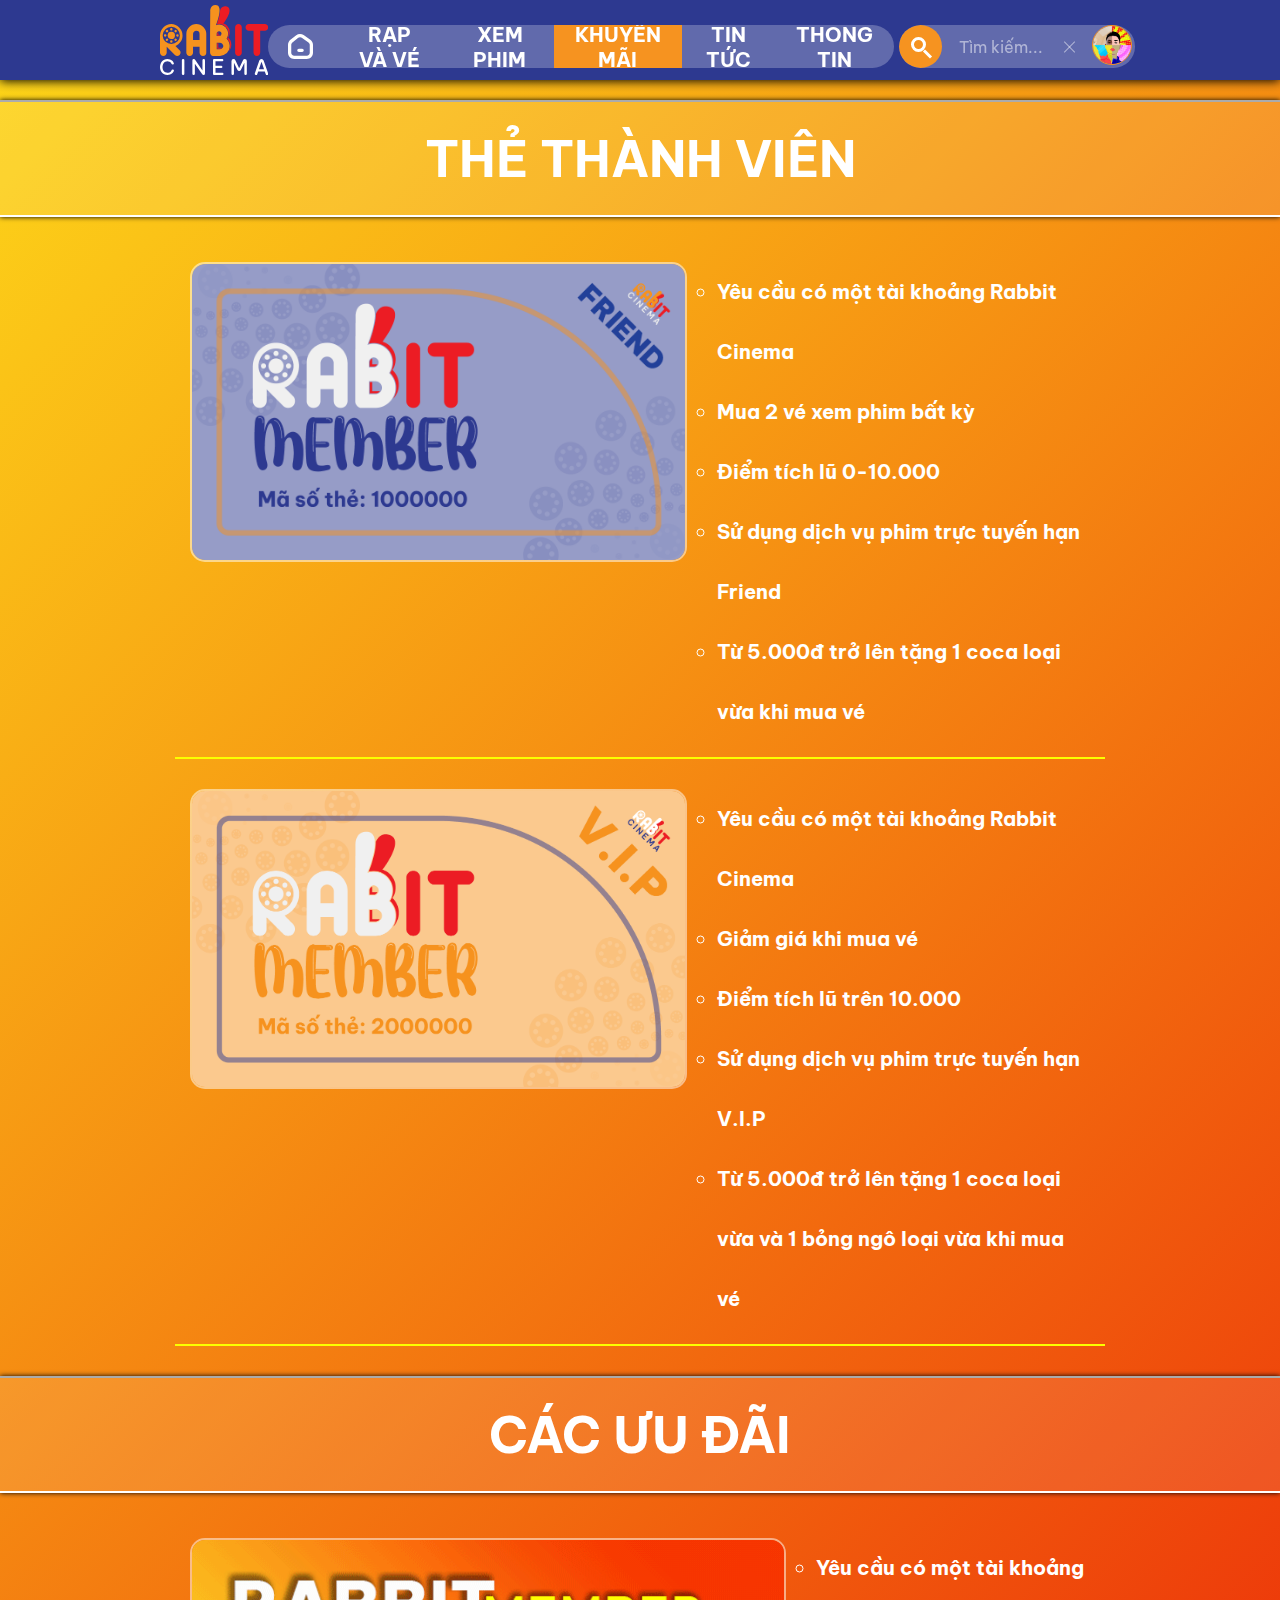
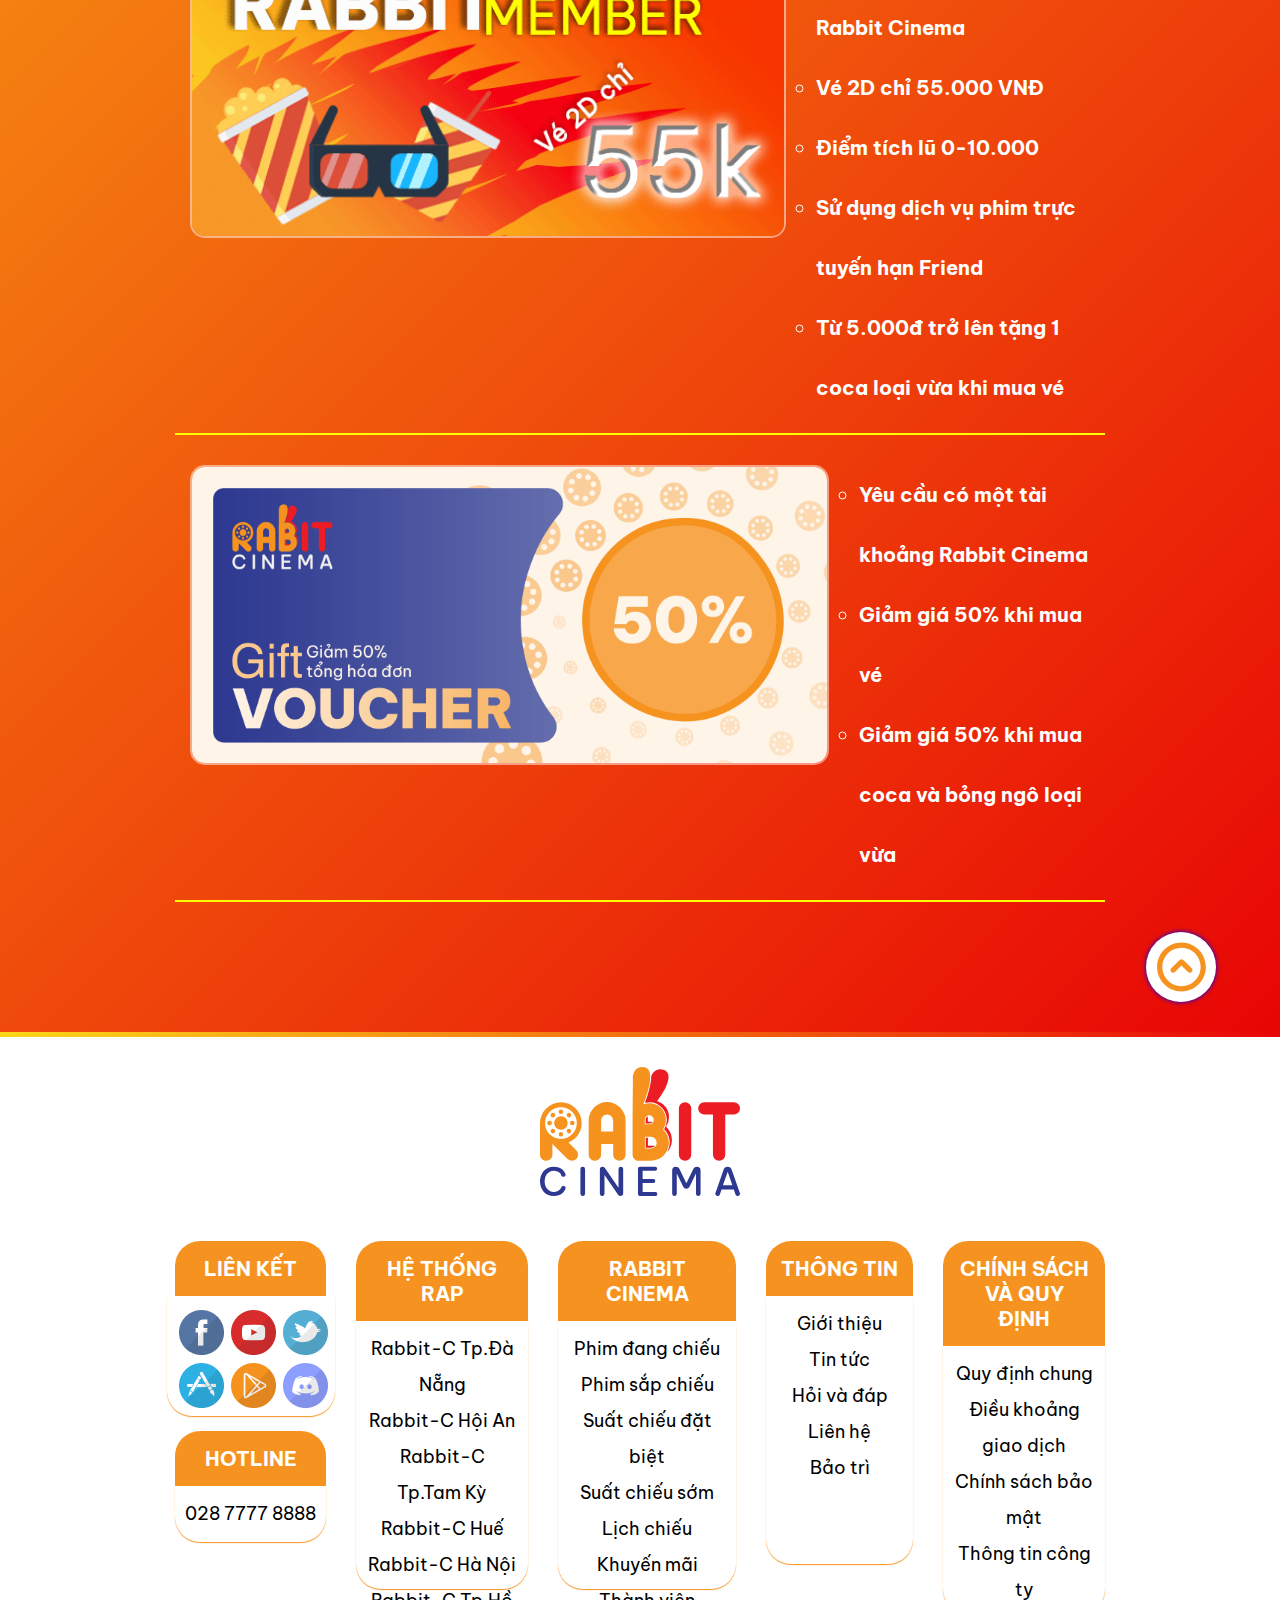
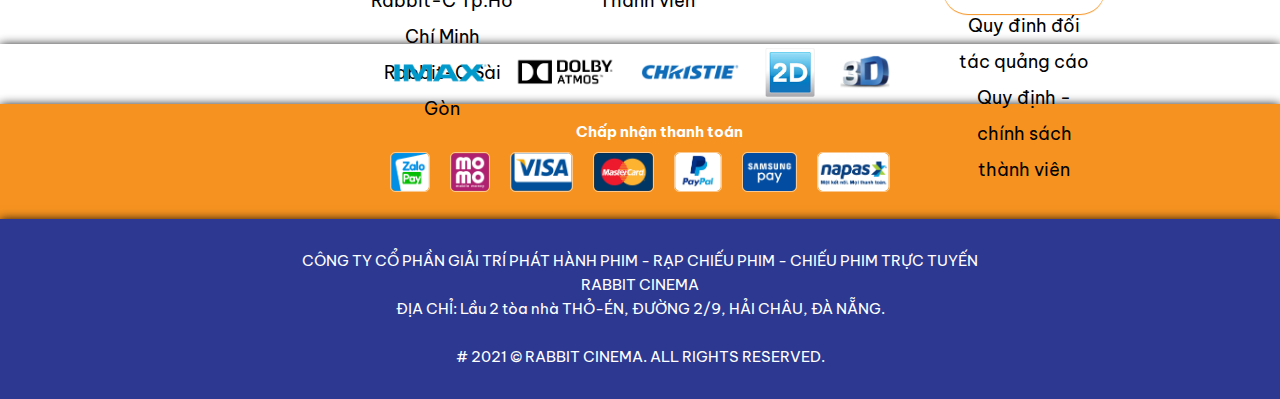
<file: khuyenmai.html>
<!DOCTYPE html>
<html lang="vi">
<head>
    <meta charset="UTF-8">
    <meta http-equiv="X-UA-Compatible" content="IE=edge">
    <meta name="viewport" content="width=device-width, initial-scale=1.0">
    <link rel="stylesheet" href="css+js/style.css" type="text/css">
    <link rel="icon" href="image/Logo-icon.ico" type="image/x-icon">
    <meta name="description" content="Phạm Quốc Khánh - K13C01A006">
    <title>Rabbit Cinema : Khuyến mãi</title>
</head>
<body>
<div id="wrapper">
    
    <div id="header" class="onscroll">
        <nav>
            <a class="logo" href="home.html">       
                <svg xmlns="http://www.w3.org/2000/svg" viewBox="0 0 1187 768.14">
                    <path
                        class="logo-text cinema-text-on"
                        d="M81.84,768.14q-20.46,0-35.75-7.47a74.63,74.63,0,0,1-25.51-20,87.57,87.57,0,0,1-15.41-28A99.8,99.8,0,0,1,0,680.86a100.94,100.94,0,0,1,5.17-31.93A87.47,87.47,0,0,1,20.58,620.8a73.52,73.52,0,0,1,25.51-19.87q15.3-7.35,35.75-7.35,16.78,0,28.85,4.36a67.34,67.34,0,0,1,20.24,11.14A65.48,65.48,0,0,1,144,623.44a68.2,68.2,0,0,1,7.36,14.47h0a11.58,11.58,0,0,1-10.94,15.39h-2.92a11.62,11.62,0,0,1-11-7.55,46.21,46.21,0,0,0-2.07-4.85,41.12,41.12,0,0,0-7.82-10.46,42.36,42.36,0,0,0-13.56-8.72q-8.4-3.57-21-3.56-13.56,0-23.79,5.28a50.69,50.69,0,0,0-17.13,14.24,61.29,61.29,0,0,0-10.23,20.21,80.58,80.58,0,0,0-3.33,23,79.31,79.31,0,0,0,3.33,22.85,62.83,62.83,0,0,0,10.23,20.22,50.1,50.1,0,0,0,17.13,14.35q10.23,5.28,23.79,5.28,12.65,0,21-3.56a41.09,41.09,0,0,0,13.56-8.84,42.6,42.6,0,0,0,7.82-10.57,46.21,46.21,0,0,0,2.07-4.85,11.63,11.63,0,0,1,11-7.55h3a11.58,11.58,0,0,1,10.92,15.45l0,.06A72.19,72.19,0,0,1,144,738.17a64.15,64.15,0,0,1-13.1,14.47,67.34,67.34,0,0,1-20.24,11.14Q98.63,768.13,81.84,768.14Zm158-13.87V607.45a13.8,13.8,0,0,1,13.81-13.79h0a13.8,13.8,0,0,1,13.82,13.79V754.27a13.8,13.8,0,0,1-13.82,13.79h0A13.8,13.8,0,0,1,239.89,754.27Zm115.43.19V609.94a16.37,16.37,0,0,1,16.38-16.36h0a16.38,16.38,0,0,1,13.53,7.14l80.83,118.35V607.26a13.69,13.69,0,0,1,13.69-13.68H480a13.69,13.69,0,0,1,13.69,13.68V751.59a16.55,16.55,0,0,1-16.56,16.55h0A16.57,16.57,0,0,1,463.48,761L382.71,643.82V754.46A13.69,13.69,0,0,1,369,768.14h0A13.69,13.69,0,0,1,355.32,754.46Zm226.17,1.77V605.49a11.92,11.92,0,0,1,11.92-11.91h90.2a11.92,11.92,0,0,1,11.92,11.91v.24a11.92,11.92,0,0,1-11.92,11.91h-74.5v49.77h63.64a11.92,11.92,0,0,1,11.92,11.92h0a11.92,11.92,0,0,1-11.92,11.91H609.11v52.84h75.68A11.92,11.92,0,0,1,696.71,756v.24a11.92,11.92,0,0,1-11.92,11.91H593.41A11.92,11.92,0,0,1,581.49,756.23Zm203-1.65V616A22.43,22.43,0,0,1,807,593.58h0a22.44,22.44,0,0,1,20.25,12.76l41.36,86.55,42.1-86.8a22.2,22.2,0,0,1,20-12.51h0a22.19,22.19,0,0,1,22.21,22.19V754.58a13.57,13.57,0,0,1-13.57,13.56h0a13.57,13.57,0,0,1-13.58-13.56v-120l-38.5,78.57a20.61,20.61,0,0,1-18.51,11.54h0a20.61,20.61,0,0,1-18.52-11.58l-38.51-79V754.58a13.57,13.57,0,0,1-13.58,13.56h0A13.57,13.57,0,0,1,784.52,754.58Zm256.92-4.6,48.75-139.68a24.94,24.94,0,0,1,23.55-16.72h0a24.93,24.93,0,0,1,23.54,16.69L1186.22,750a13.67,13.67,0,0,1-12.91,18.18h0a13.67,13.67,0,0,1-12.93-9.23L1150.09,729H1077.6l-10.28,29.93a13.69,13.69,0,0,1-12.94,9.23h0A13.66,13.66,0,0,1,1041.44,750Zm44.43-45.53h56L1114,623.07Z"
                    />
                    <path
                        class="logo-text cls-2"
                        d="M498.69,275.58a113.6,113.6,0,0,0-23.49-34.41,108.72,108.72,0,0,0-34.71-23.23,110,110,0,0,0-84.67,0,108.56,108.56,0,0,0-34.7,23.23,112.89,112.89,0,0,0-23.49,34.41,102.42,102.42,0,0,0-8.75,42.07V522a35.78,35.78,0,0,0,10.38,26,34.45,34.45,0,0,0,25.68,10.65,37,37,0,0,0,26.79-10.65,34.89,34.89,0,0,0,10.91-26V458.07h71.57V522a35.34,35.34,0,0,0,10.65,26q10.67,10.65,26.5,10.65A36.38,36.38,0,0,0,508,522V318.75S508,292.85,498.69,275.58ZM434.21,384.3H362.64v-65A35.1,35.1,0,0,1,373,293.89a33.72,33.72,0,0,1,25.14-10.65,36.37,36.37,0,0,1,36,36.05ZM226.13,403.76c14.29-20.62,21.37-44,21.37-70.3a117.64,117.64,0,0,0-10.12-48.28,129.88,129.88,0,0,0-27-39.43A133.72,133.72,0,0,0,171,219.33a114.5,114.5,0,0,0-46.51-9.86,118.23,118.23,0,0,0-48.67,10.12,131.35,131.35,0,0,0-39.3,27A122.8,122.8,0,0,0,10.12,286.2,124.45,124.45,0,0,0,0,333.46v188C0,532,3.54,540.89,10.86,548s15.8,10.61,25.67,10.61A36.53,36.53,0,0,0,62.83,548C70,540.89,73.7,532,73.7,521.43V458.6l89.61,89.63a37.73,37.73,0,0,0,51.94,0A34.56,34.56,0,0,0,223.1,536a39.78,39.78,0,0,0,0-27.92,34.6,34.6,0,0,0-7.85-12.28l-45.87-45.89C193,439.65,212,424.36,226.13,403.76Zm-35.72-2.84a94.2,94.2,0,0,1-132.31,0c-.34-.32-.68-.65-1-1a94,94,0,0,1-27-61c0-1.48-.07-3-.08-4.5,0-.22,0-.45,0-.68,0-1.9.09-3.87.19-5.76v-.76a94.09,94.09,0,0,1,27-59.65.29.29,0,0,1,.08-.08c.12-.13.25-.28.39-.42l.3-.28a1.19,1.19,0,0,1,.2-.19,93.84,93.84,0,0,1,65.46-27.12c.23,0,.47,0,.7,0s.46,0,.69,0a93.86,93.86,0,0,1,65.46,27.12l0,0,.46.44v0l.47.48a94.22,94.22,0,0,1-.47,132.82C190.75,400.6,190.59,400.76,190.41,400.92ZM70.51,333.79c0,.25,0,.5,0,.74a13.56,13.56,0,1,1,0-1.55C70.5,333.23,70.51,333.52,70.51,333.79Zm134.5,0a13.51,13.51,0,0,1-27,.75c0-.25,0-.49,0-.75s0-.55,0-.82v-.11a13.51,13.51,0,0,1,27,.93ZM86.8,295.19c-.16.19-.36.41-.55.6s-.37.34-.53.51a13.65,13.65,0,1,1,1.08-1.11Zm94.56,95.69a13.51,13.51,0,0,1-19.61-18.56c.16-.17.32-.35.51-.54l.59-.56.08-.07a13.51,13.51,0,0,1,18.43,19.73Zm-43.6-124.35A13.49,13.49,0,0,1,125.06,280c-.26,0-.53,0-.81,0l-.73,0a13.51,13.51,0,1,1,14.24-13.49Zm0,134.51a13.51,13.51,0,1,1-14.24-13.51h.73c.28,0,.55,0,.82,0h.12A13.5,13.5,0,0,1,137.76,401Zm43.6-105.25a13.5,13.5,0,0,1-18.51.55c-.2-.17-.4-.36-.59-.55s-.35-.37-.51-.54a13.51,13.51,0,1,1,19.61.54ZM86.25,390.88a13.51,13.51,0,1,1-.53-19.61c.16.18.35.34.53.51s.39.41.57.61l.08.07A13.52,13.52,0,0,1,86.25,390.88Zm78.27-57.09A40.27,40.27,0,0,1,84.05,336c0-.73,0-1.44,0-2.21s0-1.65.08-2.46V331a40.26,40.26,0,0,1,80.43,2.79Zm591,72.43a102.92,102.92,0,0,0-25-34.67q17.19-25.24,17.2-57a97.84,97.84,0,0,0-7.79-38.7A98.38,98.38,0,0,0,687,222.93a97.91,97.91,0,0,0-38.7-7.79,96,96,0,0,0-34.09,6.18C652.57,123.3,682.94,0,609.77,0c-63,0-58.38,69.37-58.38,69.37l-2,244.12V522.57a34.52,34.52,0,0,0,8.34,22.87c2.39,2.9,11.66,13.15,20.68,13.15h78.48A104,104,0,0,0,699.05,550a109.33,109.33,0,0,0,57.25-57.25,104.15,104.15,0,0,0,8.61-42.2A105.89,105.89,0,0,0,755.49,406.22ZM621.92,314.58a26.69,26.69,0,0,1,7.53-18.82,24.67,24.67,0,0,1,18.81-8.06,25.51,25.51,0,0,1,19.08,8.06,26.28,26.28,0,0,1,7.79,18.82,26.62,26.62,0,0,1-26.87,26.87H621.92Zm60.74,160.71q-10.2,10.2-25.27,10.21H622.46V415.62h34.93q15,0,25.27,10.21a35,35,0,0,1,0,49.46Z"
                    />
                    <path
                        class="logo-text cls-3"
                        d="M897.57,246.2V521.93a35.39,35.39,0,0,1-10.67,26,34.8,34.8,0,0,1-25.44,10.66q-15.87,0-26.54-10.66a35.42,35.42,0,0,1-10.66-26V246.2a35.69,35.69,0,0,1,10.66-25.71q10.67-10.94,26.54-11,14.74,0,25.44,11A35.66,35.66,0,0,1,897.57,246.2Zm278.78-25.8q-10.65-10.93-26.5-10.93H975.56a34.81,34.81,0,0,0-25.94,10.93A36.2,36.2,0,0,0,939,246.62q0,15.86,10.67,26.24a35.79,35.79,0,0,0,25.94,10.38h50.8v238.2q0,15.84,10.39,26.5T1063,558.59q15.87,0,26.24-10.65t10.38-26.5V283.24h50.26q15.83,0,26.5-10.38T1187,246.62A36.3,36.3,0,0,0,1176.35,220.4ZM666.25,325.5H640V298.63a30.26,30.26,0,0,1,.35-4.4,19.64,19.64,0,0,0-7.16,5A21.59,21.59,0,0,0,627,314.58v21.84h21.27a20.88,20.88,0,0,0,15.53-6.31,23.22,23.22,0,0,0,3.61-4.68A6.13,6.13,0,0,1,666.25,325.5Zm107.27,64.8a102.83,102.83,0,0,0-25-34.67q17.22-25.31,17.23-57a99.61,99.61,0,0,0-29.07-70.4A99.21,99.21,0,0,0,705,207a95.59,95.59,0,0,0-9.93-3.61c56.36-75.51,99.85-166.87,37.6-186.3C688.25,3.3,667.76,36.34,660.1,54.7c.78,34.67-13.14,94.69-37.45,158.64a104.7,104.7,0,0,1,99.54,27.23,104.73,104.73,0,0,1,22.33,33.32,103.28,103.28,0,0,1,8.22,40.69A104.49,104.49,0,0,1,737,370.73a112.25,112.25,0,0,1,32.9,79.83,109.07,109.07,0,0,1-9,44.24,113.19,113.19,0,0,1-6.67,13,110.28,110.28,0,0,0,20.06-31,103.27,103.27,0,0,0,8.58-42.18A106.27,106.27,0,0,0,773.52,390.3Zm-98.13,79.26H640.44V420.64h-13v59.84h29.92c8.72,0,15.88-2.91,21.69-8.72a20.76,20.76,0,0,0,2.34-2.69A33.86,33.86,0,0,1,675.39,469.56Z"
                    />
                </g>
            </g>
                </svg>
            </a>
            <div class="nav-menu">
                <ul id="menu">
                    <li><a href="home.html">
                        <svg class="home-svg" width="25" height="25" viewBox="0 0 25 25">
                        <path d="M14.1304 17.9372C15.0309 17.9372 15.7609 17.2064 15.7609 16.3048C15.7609 15.4033 15.0309 14.6725 14.1304 14.6725H10.8696C9.9691 14.6725 9.23913 15.4033 9.23913 16.3048C9.23913 17.2064 9.9691 17.9372 10.8696 17.9372H14.1304Z"/>
                        <path fill-rule="evenodd" clip-rule="evenodd" d="M15.6306 1.05966C14.5349 0.291717 13.1856 -0.0278296 11.9197 0.00188897C10.6538 0.0316066 9.31908 0.414221 8.25988 1.23903L2.40118 5.8097C1.66506 6.38308 1.08219 7.20116 0.685715 8.01021C0.289469 8.81877 0 9.77974 0 10.7112V18.7752C0 22.1964 2.77929 25 6.20652 25H18.7935C22.2182 25 25 22.199 25 18.7861V10.8636C25 9.87391 24.6804 8.86299 24.2402 8.01875C23.8004 7.17528 23.1558 6.33608 22.3472 5.77122L22.3453 5.7699L15.6306 1.05966ZM10.2622 3.81579C10.6704 3.49808 11.2921 3.28228 11.9961 3.26575C12.7 3.24923 13.3341 3.43554 13.7601 3.73385L20.4775 8.44599L20.4808 8.4483C20.7473 8.63432 21.0803 9.01332 21.3495 9.52951C21.6185 10.0456 21.7391 10.5365 21.7391 10.8636V18.7861C21.7391 20.4009 20.4122 21.7352 18.7935 21.7352H6.20652C4.59027 21.7352 3.26087 20.4034 3.26087 18.7752V10.7112C3.26087 10.413 3.36814 9.94833 3.6132 9.44827C3.85793 8.94887 4.16126 8.57511 4.40316 8.38674L10.2622 3.81579Z"/>
                        </svg>
                    </a></li>
                    <li><a href="rapvave.html">Rạp và vé</a></li>
                    <li><a href="xemphim.html">Xem phim</a></li>
                    <li class="active-li"><a href="khuyenmai.html">Khuyến mãi</a></li>
                    <li><a href="#">Tin tức</a>
                        <ul class="sub-menu">
                            <li><a href="reviewphim.html">Review Phim</a></li>
                            <li><a href="tintucdienanh.html">Tin tức điện ảnh</a></li>
                            <li><a href="#">Đạo diễn, diễn viên</a></li>
                            <li><a href="#">Bên lề điện ảnh</a></li>
                        </ul>
                    </li>
                    <li><a href="">Thông tin</a>
                        <ul class="sub-menu">
                            <li><a href="gioithieu.html">Giới thiệu</a></li>
                            <li><a href="#">Hỗ trợ</a></li>
                            <li><a href="#">Hướng dẫn</a></li>
                            <li><a href="#">Liên hệ</a></li>
                        </ul>
                    </li>
                </ul>
                <div class="search">
                    <div class="icon"></div>
                    <div class="input">
                        <input type="text" placeholder="Tìm kiếm..." id="mysearch">
                    </div>
                    <span class="clear" onclick="document.getElementById('mysearch').value = ''"></span>
                </div>
                <div class="member">
                    <div class="member-icon" href=""><img src="image/avatar-member.gif" alt=""></div>
                    <ul class="menu-member">
                        <li>
                            <svg width="25px" height="25px" xmlns="http://www.w3.org/2000/svg" viewBox="0 0 512 512"><path d="M416 448h-84c-6.6 0-12-5.4-12-12v-40c0-6.6 5.4-12 12-12h84c17.7 0 32-14.3 32-32V160c0-17.7-14.3-32-32-32h-84c-6.6 0-12-5.4-12-12V76c0-6.6 5.4-12 12-12h84c53 0 96 43 96 96v192c0 53-43 96-96 96zm-47-201L201 79c-15-15-41-4.5-41 17v96H24c-13.3 0-24 10.7-24 24v96c0 13.3 10.7 24 24 24h136v96c0 21.5 26 32 41 17l168-168c9.3-9.4 9.3-24.6 0-34z"></path></svg>
                            <a href="dangnhap.html">Đăng nhập</a></li>
                        <li>
                            <svg width="30px" height="20px" xmlns="http://www.w3.org/2000/svg" viewBox="0 0 512 512"><path d="M624 208h-64v-64c0-8.8-7.2-16-16-16h-32c-8.8 0-16 7.2-16 16v64h-64c-8.8 0-16 7.2-16 16v32c0 8.8 7.2 16 16 16h64v64c0 8.8 7.2 16 16 16h32c8.8 0 16-7.2 16-16v-64h64c8.8 0 16-7.2 16-16v-32c0-8.8-7.2-16-16-16zm-400 48c70.7 0 128-57.3 128-128S294.7 0 224 0 96 57.3 96 128s57.3 128 128 128zm89.6 32h-16.7c-22.2 10.2-46.9 16-72.9 16s-50.6-5.8-72.9-16h-16.7C60.2 288 0 348.2 0 422.4V464c0 26.5 21.5 48 48 48h352c26.5 0 48-21.5 48-48v-41.6c0-74.2-60.2-134.4-134.4-134.4z"></path></svg>
                            <a href="dangky.html">Đăng ký</a></li>
                        <li><a href="">Tìm hiểu thêm</a></li>
                    </ul>
                </div>
                
            </div>
        </nav>
    </div>
    <div id="content">
        <div class="thethanhvien">
            <div class="h1">
                <h1>THẺ THÀNH VIÊN</h1>
            </div>
            <div class="thethanhvien-block">
                <div class="ttv-block">
                    <div class="ttv-anh">
                        <img src="image/content/member-1.png" alt="">
                    </div>
                    <div class="ttv-content">
                        <ul>
                            <li>Yêu cầu có một tài khoảng Rabbit Cinema</li>
                            <li>Mua 2 vé xem phim bất kỳ</li>
                            <li>Điểm tích lũ 0-10.000</li>
                            <li>Sử dụng dịch vụ phim trực tuyến hạn Friend</li>
                            <li>Từ 5.000đ trở lên tặng 1 coca loại vừa khi mua vé</li>
                        </ul>
                    </div>
                </div>
                <div class="ttv-block">
                    <div class="ttv-anh">
                        <img src="image/content/member-2.png" alt="">
                    </div>
                    <div class="ttv-content">
                        <ul>
                            <li>Yêu cầu có một tài khoảng Rabbit Cinema</li>
                            <li>Giảm giá khi mua vé</li>
                            <li>Điểm tích lũ trên 10.000</li>
                            <li>Sử dụng dịch vụ phim trực tuyến hạn V.I.P</li>
                            <li>Từ 5.000đ trở lên tặng 1 coca loại vừa và 1 bỏng ngô loại vừa khi mua vé</li>
                        </ul>
                    </div>
                </div>
            </div>
            <div class="h1">
                <h1>CÁC ƯU ĐÃI</h1>
            </div>
            <div class="thethanhvien-block">
                <div class="ttv-block">
                    <div class="ttv-anh">
                        <img src="image/content/Khuyenmai-mini-1.gif" alt="">
                    </div>
                    <div class="ttv-content">
                        <ul>
                            <li>Yêu cầu có một tài khoảng Rabbit Cinema</li>
                            <li>Vé 2D chỉ 55.000 VNĐ</li>
                            <li>Điểm tích lũ 0-10.000</li>
                            <li>Sử dụng dịch vụ phim trực tuyến hạn Friend</li>
                            <li>Từ 5.000đ trở lên tặng 1 coca loại vừa khi mua vé</li>
                        </ul>
                    </div>
                </div>
                <div class="ttv-block">
                    <div class="ttv-anh">
                        <img src="image/content/voucher.png" alt="">
                    </div>
                    <div class="ttv-content">
                        <ul>
                            <li>Yêu cầu có một tài khoảng Rabbit Cinema</li>
                            <li>Giảm giá 50% khi mua vé</li>
                            <li>Giảm giá 50% khi mua coca và bỏng ngô loại vừa</li>
                        </ul>
                    </div>
                </div>
            </div>
        </div>
        <a href="#top" class="svg-nutlen">
            <svg width="50" height="50" viewBox="0 0 41 40" fill="none" xmlns="http://www.w3.org/2000/svg">
            <path d="M12.5217 21.0562C11.6848 21.893 11.6848 23.2498 12.5217 24.0866C13.3585 24.9235 14.7153 24.9235 15.5521 24.0866L20.894 18.7447L26.2359 24.0866C27.0728 24.9235 28.4296 24.9235 29.2664 24.0866C30.1032 23.2498 30.1032 21.893 29.2664 21.0562L22.4093 14.199C21.5724 13.3622 20.2156 13.3622 19.3788 14.199L12.5217 21.0562Z"/>
            <path fill-rule="evenodd" clip-rule="evenodd" d="M0.894042 20C0.894043 31.0457 9.84835 40 20.894 40C31.9397 40 40.894 31.0457 40.894 20C40.894 8.9543 31.9397 -5.50968e-07 20.894 -6.81453e-08C9.84835 4.14677e-07 0.894042 8.95431 0.894042 20ZM20.894 35.7143C12.2153 35.7143 5.17976 28.6788 5.17976 20C5.17976 11.3212 12.2153 4.28571 20.894 4.28571C29.5728 4.28571 36.6083 11.3212 36.6083 20C36.6083 28.6788 29.5728 35.7143 20.894 35.7143Z"/>
            </svg>
        </a>
    </div>
    <div id="footer">
        <div class="footer-up">
            <div class="line-footer"></div>
            <div class="logo-f"><img src="image/Logo.svg" width="200" alt=""></div>
            <div class="content-f">
                <div class="lienhe">
                    <div class="h3"><h3>Liên kết</h3></div>
                    <div class="icon-app">
                        <a href="https://www.facebook.com/khanh.292/" target="_blank"><img src="image/footer/facebook.png" alt="facebook"></a>
                        <a href="https://www.youtube.com/channel/UC-Fu8DxUmCnJZvYes__D-Og" target="_blank"><img src="image/footer/Youtube.png" alt="Youtube"></a>
                        <a href="https://twitter.com/khanhkun292" target="_blank"><img src="image/footer/twitter.png" alt="twitter"></a>
                        <a href="#" target="_blank"><img src="image/footer/appstore.png" alt="appstore"></a>
                        <a href="#" target="_blank"><img src="image/footer/chplay.png" alt="appstore"></a>
                        <a href="#" target="_blank"><img src="image/footer/discord.png" alt="discord"></a>
                    </div>
                    <div class="h3"><h3>Hotline</h3></div>
                    <div><h6>028 7777 8888</h6></div>
                </div>
                <div class="hethongrap">
                    <div class="h3"><h3>Hệ thống rap</h3></div>
                    <div class="list-footer">
                        <ul>
                            <li><a href="#"><h6>Rabbit-C Tp.Đà Nẵng</h6></a></li>
                            <li><a href="#"><h6>Rabbit-C Hội An</h6></a></li>
                            <li><a href="#"><h6>Rabbit-C Tp.Tam Kỳ</h6></a></li>
                            <li><a href="#"><h6>Rabbit-C Huế</h6></a></li>
                            <li><a href="#"><h6>Rabbit-C Hà Nội</h6></a></li>
                            <li><a href="#"><h6>Rabbit-C Tp.Hồ Chí Minh
                            </h6></a></li>
                            <li><a href=""><h6>Rabbit-C Sài Gòn</h6></a></li>
                        </ul>
                    </div>
                </div>
                <div class="rabbitcinema">
                    <div class="h3"><h3>Rabbit Cinema</h3></div>
                    <div class="list-footer">
                        <ul>
                            <li><a href="home.html"><h6>Phim đang chiếu</h6></a></li>
                            <li><a href="home.html"><h6>Phim sắp chiếu</h6></a></li>
                            <li><a href="home.html"><h6>Suất chiếu đặt biệt</h6></a></li>
                            <li><a href="home.html"><h6>Suất chiếu sớm</h6></a></li>
                            <li><a href="xemphim.html"><h6>Lịch chiếu</h6></a></li>
                            <li><a href="khuyenmai.html"><h6>Khuyến mãi</h6></a></li>
                            <li><a href="dangnhap.html"><h6>Thành viên</h6></a></li>
                        </ul>
                    </div>
                </div>
                <div class="thongtin">
                    <div class="h3"><h3>Thông tin</h3></div>
                    <div class="list-footer">
                        <ul>
                            <li><a href="gioithieu.html"><h6>Giới thiệu</h6></a></li>
                            <li><a href="tintucdienanh.html"><h6>Tin tức</h6></a></li>
                            <li><a href="#"><h6>Hỏi và đáp</h6></a></li>
                            <li><a href="#"><h6>Liên hệ</h6></a></li>
                            <li><a href="#"><h6>Bảo trì</h6></a></li>
                        </ul>
                    </div>
                </div>
                <div class="chinhsach">
                    <div class="h3"><h3>Chính sách và quy định</h3></div>
                    <div class="list-footer">
                        <ul>
                            <li><a href="#"><h6>Quy định chung</h6></a></li>
                            <li><a href="#"><h6>Điều khoảng giao dịch</h6></a></li>
                            <li><a href="#"><h6>Chính sách bảo mật</h6></a></li>
                            <li><a href="#"><h6>Thông tin công ty</h6></a></li>
                            <li><a href="#"><h6>Quy đinh đối tác quảng cáo</h6></a></li>
                            <li><a href="#"><h6>Quy định - chính sách thành viên</h6></a></li>
                        </ul>
                    </div>
                </div>
            </div>
        </div>
        <div class="footer-down-1">
            <div class="congnghe">
                <a href="#"><img src="image/footer/congnghe-1.png" width="100px" height="auto" alt="IMAX"></a>
                <a href="#"><img src="image/footer/congnghe-2.png" width="100px" height="auto" alt="DOLBY"></a>
                <a href="#"><img src="image/footer/congnghe-3.png" width="100px" height="auto" alt="CHRISETIE"></a>
                <a href="#"><img src="image/footer/congnghe-4.png" width="50px" height="auto" alt="2D"></a>
                <a href="#"><img src="image/footer/congnghe-5.png" width="50px" height="auto" alt="3D"></a>
            </div>
        </div>
        <div class="footer-down-2">
            <div class="text-f1">
                <p>Chấp nhận thanh toán</p>
            </div>
            <div class="thanhtoan">
                <a href="#"><img src="image/footer/thanhtoan-1.png" alt="Zalopay"></a>
                <a href="#"><img src="image/footer/thanhtoan-2.png" alt="Momo"></a>
                <a href="#"><img src="image/footer/thanhtoan-3.png" alt="Visa"></a>
                <a href="#"><img src="image/footer/thanhtoan-4.png" alt="Marter"></a>
                <a href="#"><img src="image/footer/thanhtoan-5.png" alt="Paypay"></a>
                <a href="#"><img src="image/footer/thanhtoan-6.png" alt="Samsumg"></a>
                <a href="#"><img src="image/footer/thanhtoan-7.png" alt="napasx"></a>
            </div>
        </div>
        <div class="footer-down-3">
            <div class="copyright">
                <p>
                    CÔNG TY CỔ PHẦN GIẢI TRÍ PHÁT HÀNH PHIM - RẠP CHIẾU PHIM -
                    CHIẾU PHIM TRỰC TUYẾN <span>RABBIT CINEMA</span><br>
                    ĐỊA CHỈ: Lầu 2 tòa nhà THỎ-ÉN, ĐƯỜNG 2/9, HẢI CHÂU, ĐÀ NẴNG.<br><br>#
                    2021 © RABBIT CINEMA. ALL RIGHTS RESERVED.
                </p>
            </div>
        </div>

    </div>
</div>
</body>
<script src="css+js/jquery-3.6.0.js"></script>
<script src="css+js/app.js"></script>
</html>
</file>
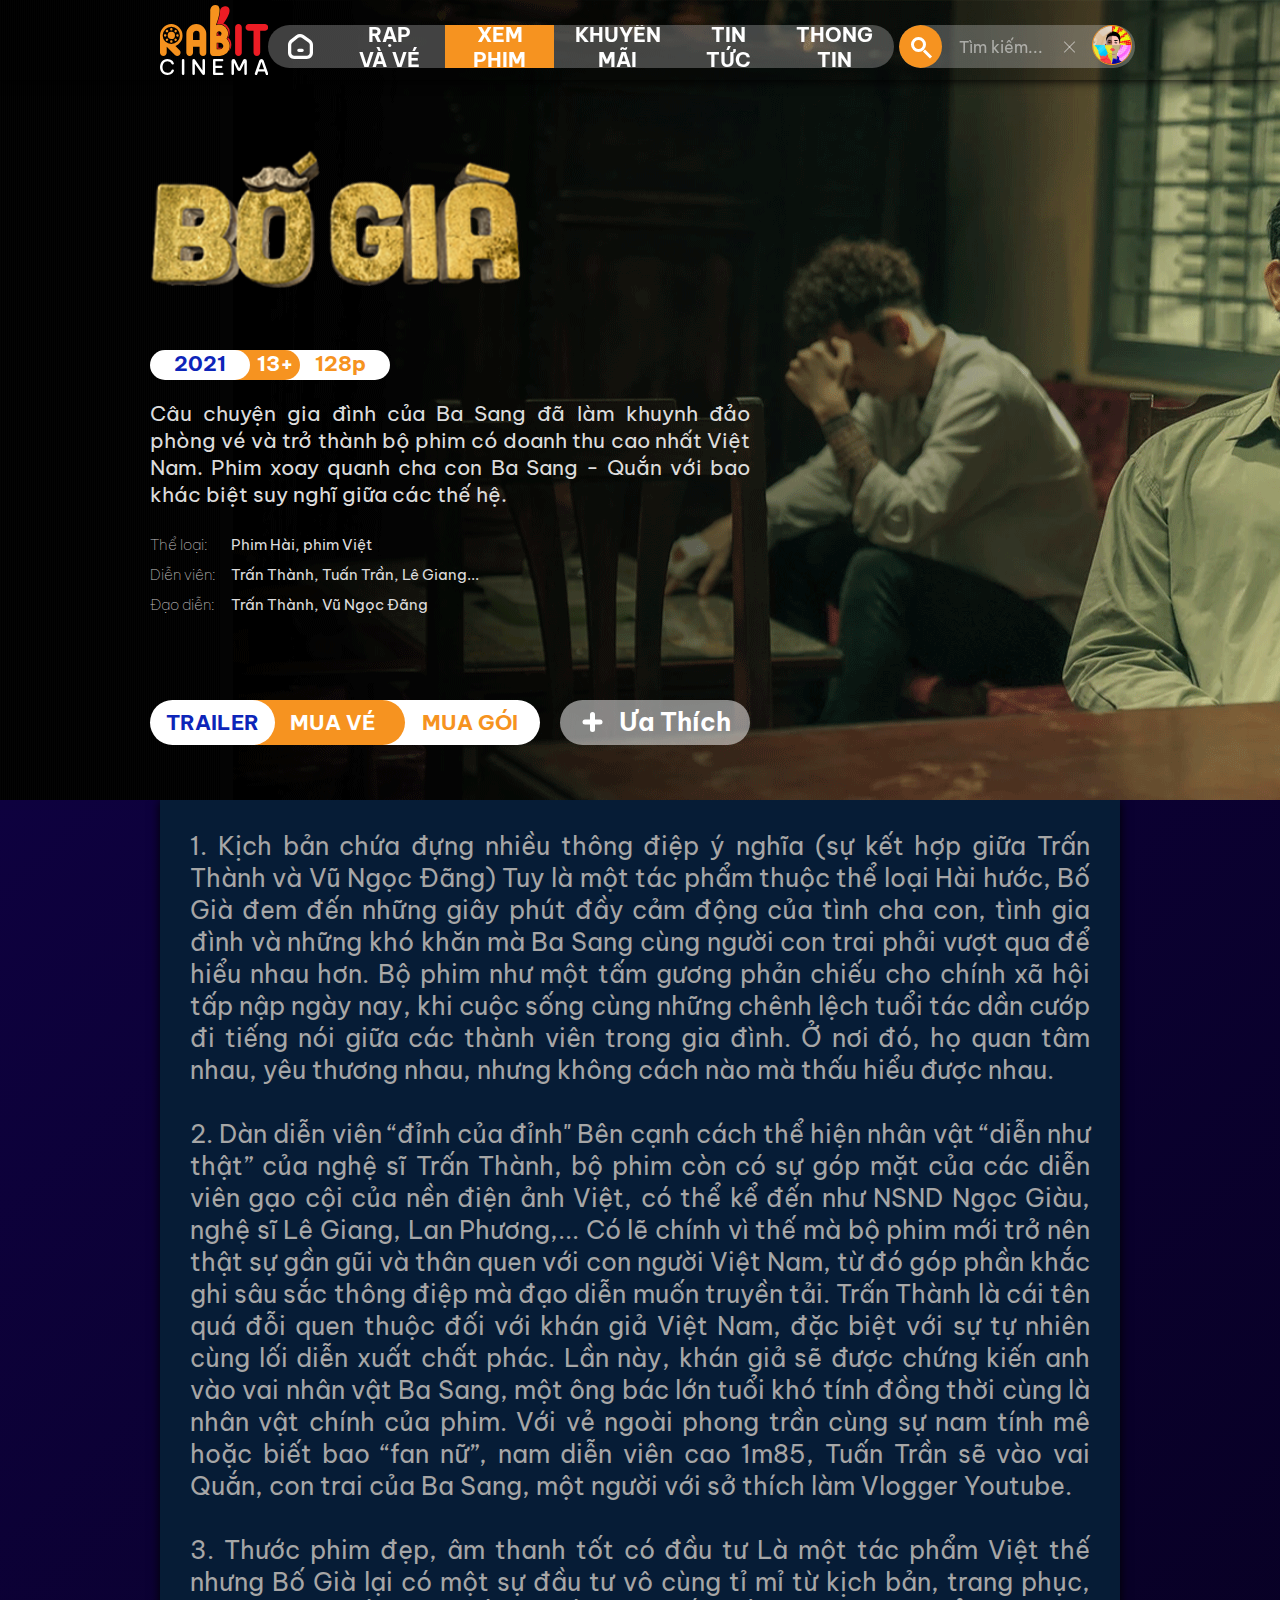
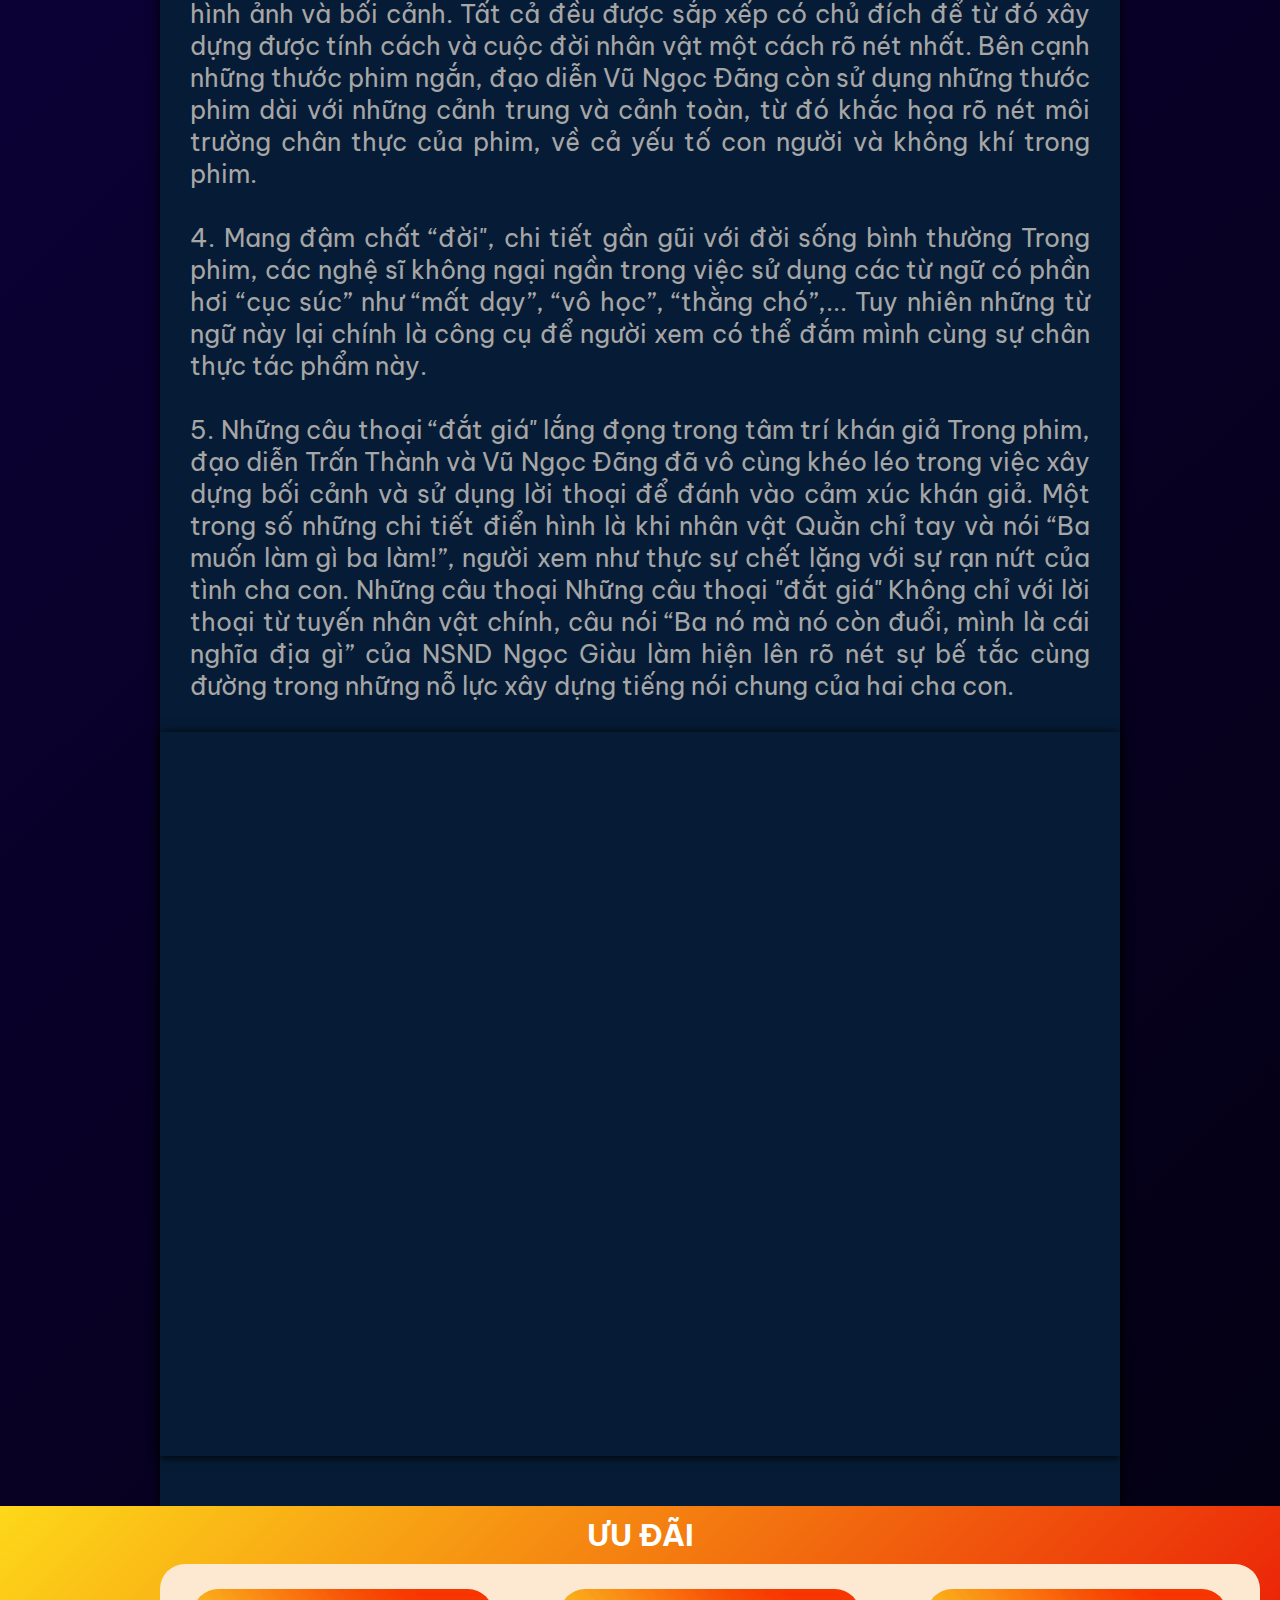
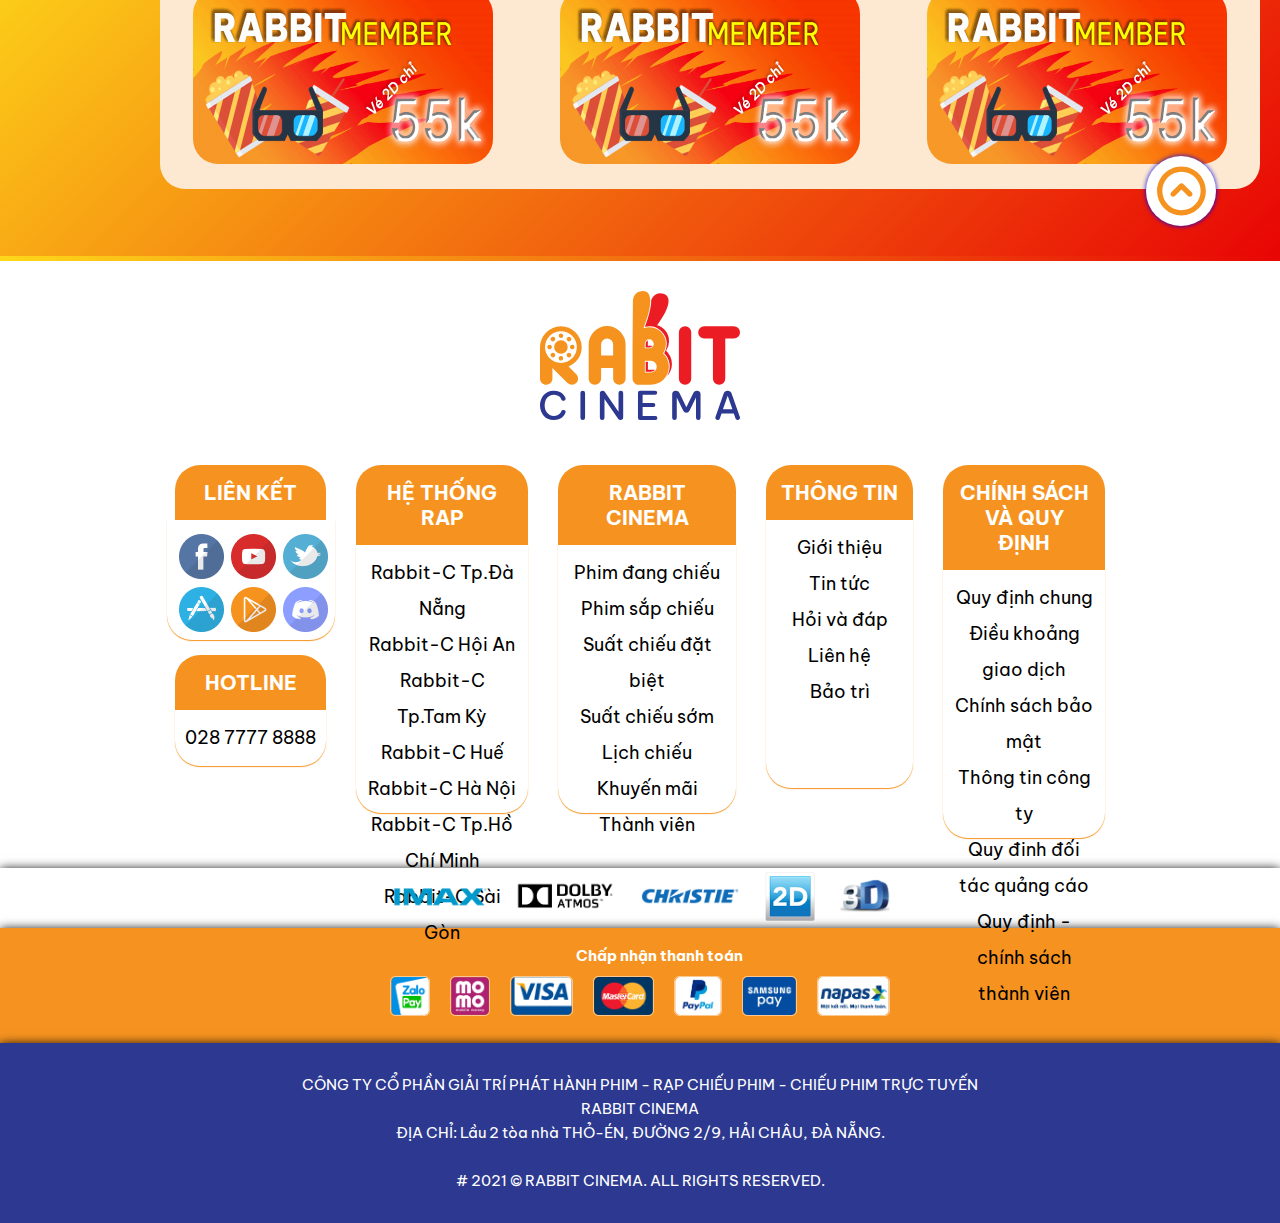
<file: phimchitiet1.html>
<!DOCTYPE html>
<html lang="vi">
<head>
    <meta charset="UTF-8">
    <meta http-equiv="X-UA-Compatible" content="IE=edge">
    <meta name="viewport" content="width=device-width, initial-scale=1.0">
    <link rel="stylesheet" href="css+js/style.css" type="text/css">
    <link rel="icon" href="image/Logo-icon.ico" type="image/x-icon">
    <meta name="description" content="Phạm Quốc Khánh - K13C01A006">
    <title>Rabbit Cinema : Bố Già 2021</title>
</head>
<body>
<div id="wrapper">
    <div id="header" class="offscroll">
            <nav>
                <a class="logo" href="home.html">       
                    <svg xmlns="http://www.w3.org/2000/svg" viewBox="0 0 1187 768.14">
                        <path
                            class="logo-text cinema-text-on"
                            d="M81.84,768.14q-20.46,0-35.75-7.47a74.63,74.63,0,0,1-25.51-20,87.57,87.57,0,0,1-15.41-28A99.8,99.8,0,0,1,0,680.86a100.94,100.94,0,0,1,5.17-31.93A87.47,87.47,0,0,1,20.58,620.8a73.52,73.52,0,0,1,25.51-19.87q15.3-7.35,35.75-7.35,16.78,0,28.85,4.36a67.34,67.34,0,0,1,20.24,11.14A65.48,65.48,0,0,1,144,623.44a68.2,68.2,0,0,1,7.36,14.47h0a11.58,11.58,0,0,1-10.94,15.39h-2.92a11.62,11.62,0,0,1-11-7.55,46.21,46.21,0,0,0-2.07-4.85,41.12,41.12,0,0,0-7.82-10.46,42.36,42.36,0,0,0-13.56-8.72q-8.4-3.57-21-3.56-13.56,0-23.79,5.28a50.69,50.69,0,0,0-17.13,14.24,61.29,61.29,0,0,0-10.23,20.21,80.58,80.58,0,0,0-3.33,23,79.31,79.31,0,0,0,3.33,22.85,62.83,62.83,0,0,0,10.23,20.22,50.1,50.1,0,0,0,17.13,14.35q10.23,5.28,23.79,5.28,12.65,0,21-3.56a41.09,41.09,0,0,0,13.56-8.84,42.6,42.6,0,0,0,7.82-10.57,46.21,46.21,0,0,0,2.07-4.85,11.63,11.63,0,0,1,11-7.55h3a11.58,11.58,0,0,1,10.92,15.45l0,.06A72.19,72.19,0,0,1,144,738.17a64.15,64.15,0,0,1-13.1,14.47,67.34,67.34,0,0,1-20.24,11.14Q98.63,768.13,81.84,768.14Zm158-13.87V607.45a13.8,13.8,0,0,1,13.81-13.79h0a13.8,13.8,0,0,1,13.82,13.79V754.27a13.8,13.8,0,0,1-13.82,13.79h0A13.8,13.8,0,0,1,239.89,754.27Zm115.43.19V609.94a16.37,16.37,0,0,1,16.38-16.36h0a16.38,16.38,0,0,1,13.53,7.14l80.83,118.35V607.26a13.69,13.69,0,0,1,13.69-13.68H480a13.69,13.69,0,0,1,13.69,13.68V751.59a16.55,16.55,0,0,1-16.56,16.55h0A16.57,16.57,0,0,1,463.48,761L382.71,643.82V754.46A13.69,13.69,0,0,1,369,768.14h0A13.69,13.69,0,0,1,355.32,754.46Zm226.17,1.77V605.49a11.92,11.92,0,0,1,11.92-11.91h90.2a11.92,11.92,0,0,1,11.92,11.91v.24a11.92,11.92,0,0,1-11.92,11.91h-74.5v49.77h63.64a11.92,11.92,0,0,1,11.92,11.92h0a11.92,11.92,0,0,1-11.92,11.91H609.11v52.84h75.68A11.92,11.92,0,0,1,696.71,756v.24a11.92,11.92,0,0,1-11.92,11.91H593.41A11.92,11.92,0,0,1,581.49,756.23Zm203-1.65V616A22.43,22.43,0,0,1,807,593.58h0a22.44,22.44,0,0,1,20.25,12.76l41.36,86.55,42.1-86.8a22.2,22.2,0,0,1,20-12.51h0a22.19,22.19,0,0,1,22.21,22.19V754.58a13.57,13.57,0,0,1-13.57,13.56h0a13.57,13.57,0,0,1-13.58-13.56v-120l-38.5,78.57a20.61,20.61,0,0,1-18.51,11.54h0a20.61,20.61,0,0,1-18.52-11.58l-38.51-79V754.58a13.57,13.57,0,0,1-13.58,13.56h0A13.57,13.57,0,0,1,784.52,754.58Zm256.92-4.6,48.75-139.68a24.94,24.94,0,0,1,23.55-16.72h0a24.93,24.93,0,0,1,23.54,16.69L1186.22,750a13.67,13.67,0,0,1-12.91,18.18h0a13.67,13.67,0,0,1-12.93-9.23L1150.09,729H1077.6l-10.28,29.93a13.69,13.69,0,0,1-12.94,9.23h0A13.66,13.66,0,0,1,1041.44,750Zm44.43-45.53h56L1114,623.07Z"
                        />
                        <path
                            class="logo-text cls-2"
                            d="M498.69,275.58a113.6,113.6,0,0,0-23.49-34.41,108.72,108.72,0,0,0-34.71-23.23,110,110,0,0,0-84.67,0,108.56,108.56,0,0,0-34.7,23.23,112.89,112.89,0,0,0-23.49,34.41,102.42,102.42,0,0,0-8.75,42.07V522a35.78,35.78,0,0,0,10.38,26,34.45,34.45,0,0,0,25.68,10.65,37,37,0,0,0,26.79-10.65,34.89,34.89,0,0,0,10.91-26V458.07h71.57V522a35.34,35.34,0,0,0,10.65,26q10.67,10.65,26.5,10.65A36.38,36.38,0,0,0,508,522V318.75S508,292.85,498.69,275.58ZM434.21,384.3H362.64v-65A35.1,35.1,0,0,1,373,293.89a33.72,33.72,0,0,1,25.14-10.65,36.37,36.37,0,0,1,36,36.05ZM226.13,403.76c14.29-20.62,21.37-44,21.37-70.3a117.64,117.64,0,0,0-10.12-48.28,129.88,129.88,0,0,0-27-39.43A133.72,133.72,0,0,0,171,219.33a114.5,114.5,0,0,0-46.51-9.86,118.23,118.23,0,0,0-48.67,10.12,131.35,131.35,0,0,0-39.3,27A122.8,122.8,0,0,0,10.12,286.2,124.45,124.45,0,0,0,0,333.46v188C0,532,3.54,540.89,10.86,548s15.8,10.61,25.67,10.61A36.53,36.53,0,0,0,62.83,548C70,540.89,73.7,532,73.7,521.43V458.6l89.61,89.63a37.73,37.73,0,0,0,51.94,0A34.56,34.56,0,0,0,223.1,536a39.78,39.78,0,0,0,0-27.92,34.6,34.6,0,0,0-7.85-12.28l-45.87-45.89C193,439.65,212,424.36,226.13,403.76Zm-35.72-2.84a94.2,94.2,0,0,1-132.31,0c-.34-.32-.68-.65-1-1a94,94,0,0,1-27-61c0-1.48-.07-3-.08-4.5,0-.22,0-.45,0-.68,0-1.9.09-3.87.19-5.76v-.76a94.09,94.09,0,0,1,27-59.65.29.29,0,0,1,.08-.08c.12-.13.25-.28.39-.42l.3-.28a1.19,1.19,0,0,1,.2-.19,93.84,93.84,0,0,1,65.46-27.12c.23,0,.47,0,.7,0s.46,0,.69,0a93.86,93.86,0,0,1,65.46,27.12l0,0,.46.44v0l.47.48a94.22,94.22,0,0,1-.47,132.82C190.75,400.6,190.59,400.76,190.41,400.92ZM70.51,333.79c0,.25,0,.5,0,.74a13.56,13.56,0,1,1,0-1.55C70.5,333.23,70.51,333.52,70.51,333.79Zm134.5,0a13.51,13.51,0,0,1-27,.75c0-.25,0-.49,0-.75s0-.55,0-.82v-.11a13.51,13.51,0,0,1,27,.93ZM86.8,295.19c-.16.19-.36.41-.55.6s-.37.34-.53.51a13.65,13.65,0,1,1,1.08-1.11Zm94.56,95.69a13.51,13.51,0,0,1-19.61-18.56c.16-.17.32-.35.51-.54l.59-.56.08-.07a13.51,13.51,0,0,1,18.43,19.73Zm-43.6-124.35A13.49,13.49,0,0,1,125.06,280c-.26,0-.53,0-.81,0l-.73,0a13.51,13.51,0,1,1,14.24-13.49Zm0,134.51a13.51,13.51,0,1,1-14.24-13.51h.73c.28,0,.55,0,.82,0h.12A13.5,13.5,0,0,1,137.76,401Zm43.6-105.25a13.5,13.5,0,0,1-18.51.55c-.2-.17-.4-.36-.59-.55s-.35-.37-.51-.54a13.51,13.51,0,1,1,19.61.54ZM86.25,390.88a13.51,13.51,0,1,1-.53-19.61c.16.18.35.34.53.51s.39.41.57.61l.08.07A13.52,13.52,0,0,1,86.25,390.88Zm78.27-57.09A40.27,40.27,0,0,1,84.05,336c0-.73,0-1.44,0-2.21s0-1.65.08-2.46V331a40.26,40.26,0,0,1,80.43,2.79Zm591,72.43a102.92,102.92,0,0,0-25-34.67q17.19-25.24,17.2-57a97.84,97.84,0,0,0-7.79-38.7A98.38,98.38,0,0,0,687,222.93a97.91,97.91,0,0,0-38.7-7.79,96,96,0,0,0-34.09,6.18C652.57,123.3,682.94,0,609.77,0c-63,0-58.38,69.37-58.38,69.37l-2,244.12V522.57a34.52,34.52,0,0,0,8.34,22.87c2.39,2.9,11.66,13.15,20.68,13.15h78.48A104,104,0,0,0,699.05,550a109.33,109.33,0,0,0,57.25-57.25,104.15,104.15,0,0,0,8.61-42.2A105.89,105.89,0,0,0,755.49,406.22ZM621.92,314.58a26.69,26.69,0,0,1,7.53-18.82,24.67,24.67,0,0,1,18.81-8.06,25.51,25.51,0,0,1,19.08,8.06,26.28,26.28,0,0,1,7.79,18.82,26.62,26.62,0,0,1-26.87,26.87H621.92Zm60.74,160.71q-10.2,10.2-25.27,10.21H622.46V415.62h34.93q15,0,25.27,10.21a35,35,0,0,1,0,49.46Z"
                        />
                        <path
                            class="logo-text cls-3"
                            d="M897.57,246.2V521.93a35.39,35.39,0,0,1-10.67,26,34.8,34.8,0,0,1-25.44,10.66q-15.87,0-26.54-10.66a35.42,35.42,0,0,1-10.66-26V246.2a35.69,35.69,0,0,1,10.66-25.71q10.67-10.94,26.54-11,14.74,0,25.44,11A35.66,35.66,0,0,1,897.57,246.2Zm278.78-25.8q-10.65-10.93-26.5-10.93H975.56a34.81,34.81,0,0,0-25.94,10.93A36.2,36.2,0,0,0,939,246.62q0,15.86,10.67,26.24a35.79,35.79,0,0,0,25.94,10.38h50.8v238.2q0,15.84,10.39,26.5T1063,558.59q15.87,0,26.24-10.65t10.38-26.5V283.24h50.26q15.83,0,26.5-10.38T1187,246.62A36.3,36.3,0,0,0,1176.35,220.4ZM666.25,325.5H640V298.63a30.26,30.26,0,0,1,.35-4.4,19.64,19.64,0,0,0-7.16,5A21.59,21.59,0,0,0,627,314.58v21.84h21.27a20.88,20.88,0,0,0,15.53-6.31,23.22,23.22,0,0,0,3.61-4.68A6.13,6.13,0,0,1,666.25,325.5Zm107.27,64.8a102.83,102.83,0,0,0-25-34.67q17.22-25.31,17.23-57a99.61,99.61,0,0,0-29.07-70.4A99.21,99.21,0,0,0,705,207a95.59,95.59,0,0,0-9.93-3.61c56.36-75.51,99.85-166.87,37.6-186.3C688.25,3.3,667.76,36.34,660.1,54.7c.78,34.67-13.14,94.69-37.45,158.64a104.7,104.7,0,0,1,99.54,27.23,104.73,104.73,0,0,1,22.33,33.32,103.28,103.28,0,0,1,8.22,40.69A104.49,104.49,0,0,1,737,370.73a112.25,112.25,0,0,1,32.9,79.83,109.07,109.07,0,0,1-9,44.24,113.19,113.19,0,0,1-6.67,13,110.28,110.28,0,0,0,20.06-31,103.27,103.27,0,0,0,8.58-42.18A106.27,106.27,0,0,0,773.52,390.3Zm-98.13,79.26H640.44V420.64h-13v59.84h29.92c8.72,0,15.88-2.91,21.69-8.72a20.76,20.76,0,0,0,2.34-2.69A33.86,33.86,0,0,1,675.39,469.56Z"
                        />
                    </g>
                </g>
                    </svg>
                </a>
                <div class="nav-menu">
                    <ul id="menu">
                        <li><a href="home.html">
                            <svg class="home-svg" width="25" height="25" viewBox="0 0 25 25">
                            <path d="M14.1304 17.9372C15.0309 17.9372 15.7609 17.2064 15.7609 16.3048C15.7609 15.4033 15.0309 14.6725 14.1304 14.6725H10.8696C9.9691 14.6725 9.23913 15.4033 9.23913 16.3048C9.23913 17.2064 9.9691 17.9372 10.8696 17.9372H14.1304Z"/>
                            <path fill-rule="evenodd" clip-rule="evenodd" d="M15.6306 1.05966C14.5349 0.291717 13.1856 -0.0278296 11.9197 0.00188897C10.6538 0.0316066 9.31908 0.414221 8.25988 1.23903L2.40118 5.8097C1.66506 6.38308 1.08219 7.20116 0.685715 8.01021C0.289469 8.81877 0 9.77974 0 10.7112V18.7752C0 22.1964 2.77929 25 6.20652 25H18.7935C22.2182 25 25 22.199 25 18.7861V10.8636C25 9.87391 24.6804 8.86299 24.2402 8.01875C23.8004 7.17528 23.1558 6.33608 22.3472 5.77122L22.3453 5.7699L15.6306 1.05966ZM10.2622 3.81579C10.6704 3.49808 11.2921 3.28228 11.9961 3.26575C12.7 3.24923 13.3341 3.43554 13.7601 3.73385L20.4775 8.44599L20.4808 8.4483C20.7473 8.63432 21.0803 9.01332 21.3495 9.52951C21.6185 10.0456 21.7391 10.5365 21.7391 10.8636V18.7861C21.7391 20.4009 20.4122 21.7352 18.7935 21.7352H6.20652C4.59027 21.7352 3.26087 20.4034 3.26087 18.7752V10.7112C3.26087 10.413 3.36814 9.94833 3.6132 9.44827C3.85793 8.94887 4.16126 8.57511 4.40316 8.38674L10.2622 3.81579Z"/>
                            </svg>
                        </a></li>
                        <li><a href="rapvave.html">Rạp và vé</a></li>
                        <li class="active-li"><a href="xemphim.html">Xem phim</a></li>
                        <li><a href="khuyenmai.html">Khuyến mãi</a></li>
                        <li><a href="#">Tin tức</a>
                            <ul class="sub-menu">
                                <li><a href="reviewphim.html">Review Phim</a></li>
                                <li><a href="tintucdienanh.html">Tin tức điện ảnh</a></li>
                                <li><a href="#">Đạo diễn, diễn viên</a></li>
                                <li><a href="#">Bên lề điện ảnh</a></li>
                            </ul>
                        </li>
                        <li><a href="#">Thông tin</a>
                            <ul class="sub-menu">
                                <li><a href="gioithieu.html">Giới thiệu</a></li>
                                <li><a href="#">Hỗ trợ</a></li>
                                <li><a href="#">Hướng dẫn</a></li>
                                <li><a href="#">Liên hệ</a></li>
                            </ul>
                        </li>
                    </ul>
                    <div class="search">
                        <div class="icon"></div>
                        <div class="input">
                            <input type="text" placeholder="Tìm kiếm..." id="mysearch">
                        </div>
                        <span class="clear" onclick="document.getElementById('mysearch').value = ''"></span>
                    </div>
                    <div class="member">
                        <div class="member-icon" href=""><img src="image/avatar-member.gif" alt="avater" width="50px" height="50px"></div>
                        <ul class="menu-member">
                            <li>
                                <svg width="25px" height="25px" xmlns="http://www.w3.org/2000/svg" viewBox="0 0 512 512"><path d="M416 448h-84c-6.6 0-12-5.4-12-12v-40c0-6.6 5.4-12 12-12h84c17.7 0 32-14.3 32-32V160c0-17.7-14.3-32-32-32h-84c-6.6 0-12-5.4-12-12V76c0-6.6 5.4-12 12-12h84c53 0 96 43 96 96v192c0 53-43 96-96 96zm-47-201L201 79c-15-15-41-4.5-41 17v96H24c-13.3 0-24 10.7-24 24v96c0 13.3 10.7 24 24 24h136v96c0 21.5 26 32 41 17l168-168c9.3-9.4 9.3-24.6 0-34z"></path></svg>
                                <a href="dangnhap.html">Đăng nhập</a></li>
                            <li>
                                <svg width="30px" height="20px" xmlns="http://www.w3.org/2000/svg" viewBox="0 0 512 512"><path d="M624 208h-64v-64c0-8.8-7.2-16-16-16h-32c-8.8 0-16 7.2-16 16v64h-64c-8.8 0-16 7.2-16 16v32c0 8.8 7.2 16 16 16h64v64c0 8.8 7.2 16 16 16h32c8.8 0 16-7.2 16-16v-64h64c8.8 0 16-7.2 16-16v-32c0-8.8-7.2-16-16-16zm-400 48c70.7 0 128-57.3 128-128S294.7 0 224 0 96 57.3 96 128s57.3 128 128 128zm89.6 32h-16.7c-22.2 10.2-46.9 16-72.9 16s-50.6-5.8-72.9-16h-16.7C60.2 288 0 348.2 0 422.4V464c0 26.5 21.5 48 48 48h352c26.5 0 48-21.5 48-48v-41.6c0-74.2-60.2-134.4-134.4-134.4z"></path></svg>
                                <a href="dangky.html">Đăng ký</a></li>
                            <li><a href="">Tìm hiểu thêm</a></li>
                        </ul>
                    </div>
                    
                </div>
            </nav>
    </div>
    <div id="content">
        <div class="phim-top" style="background-image: url(image/content/Banner-phim-1.gif);">
            <div class="phim-thongtinchung">
                <div class="tt-tenphim"><img src="image/content/tenphim-1.png" width="400px" alt=""></div>
                <div class="tt-ngaygio">
                    <div class="tt-ng-1"><span>2021</span></div>
                    <div class="tt-ng-2"><span>13+</span></div>
                    <div class="tt-ng-3"><span>128p</span></div>
                </div>
                <div class="tt-doiloi"><p>Câu chuyện gia đình của Ba Sang đã làm khuynh đảo phòng vé và trở thành bộ phim có doanh thu cao nhất Việt Nam. Phim xoay quanh cha con Ba Sang - Quắn với bao khác biệt suy nghĩ giữa các thế hệ.</p></div>
                <div class="tt-noidung">
                    <ul class="tt-noidung-1">
                        <li><span>Thể loại:</span></li>
                        <li><span>Diễn viên:</span></li>
                        <li><span>Đạo diễn:</span></li>
                    </ul>
                    <ul class="tt-noidung-2">
                        <li><span>Phim Hài, phim Việt</span></li>
                        <li><span>Trấn Thành, Tuấn Trần, Lê Giang...</span></li>
                        <li><span>Trấn Thành, Vũ Ngọc Đãng </span></li>
                    </ul>
                </div>
                <div class="tt-nutbam">
                    <div class="tt-nb-1"><a href="#trailer"><span>TRAILER</span></a></div>
                    <div class="tt-nb-2"><a href="rapvave.html"><span>MUA VÉ</span></a></div>
                    <div class="tt-nb-3"><span>MUA GÓI</span></div>
                    <div class="tt-nb-4"><span> Ưa Thích</span></div>
                </div>
            </div>
        </div>
        <div class="phim-bottom">
            <div class="phim-bottom-block">
                <div class="phim-bottom-noidung">
                    <p>
                        1. Kịch bản chứa đựng nhiều thông điệp ý nghĩa (sự kết hợp giữa Trấn Thành và Vũ Ngọc Đãng)
                        Tuy là một tác phẩm thuộc thể loại Hài hước, Bố Già đem đến những giây phút đầy cảm động của tình cha con, tình gia đình và những khó khăn mà Ba Sang cùng người con trai phải vượt qua để hiểu nhau hơn.
                        Bộ phim như một tấm gương phản chiếu cho chính xã hội tấp nập ngày nay, khi cuộc sống cùng những chênh lệch tuổi tác dần cướp đi tiếng nói giữa các thành viên trong gia đình. Ở nơi đó, họ quan tâm nhau, yêu thương nhau, nhưng không cách nào mà thấu hiểu được nhau.
                        <br><br>2. Dàn diễn viên “đỉnh của đỉnh"
                        Bên cạnh cách thể hiện nhân vật “diễn như thật” của nghệ sĩ Trấn Thành, bộ phim còn có sự góp mặt của các diễn viên gạo cội của nền điện ảnh Việt, có thể kể đến như NSND Ngọc Giàu, nghệ sĩ Lê Giang, Lan Phương,... Có lẽ chính vì thế mà bộ phim mới trở nên thật sự gần gũi và thân quen với con người Việt Nam, từ đó góp phần khắc ghi sâu sắc thông điệp mà đạo diễn muốn truyền tải.
                        Trấn Thành là cái tên quá đỗi quen thuộc đối với khán giả Việt Nam, đặc biệt với sự tự nhiên cùng lối diễn xuất chất phác. Lần này, khán giả sẽ được chứng kiến anh vào vai nhân vật Ba Sang, một ông bác lớn tuổi khó tính đồng thời cùng là nhân vật chính của phim.
                        Với vẻ ngoài phong trần cùng sự nam tính mê hoặc biết bao “fan nữ”, nam diễn viên cao 1m85, Tuấn Trần sẽ vào vai Quắn, con trai của Ba Sang, một người với sở thích làm Vlogger Youtube.
                        <br><br>3. Thước phim đẹp, âm thanh tốt có đầu tư
                        Là một tác phẩm Việt thế nhưng Bố Già lại có một sự đầu tư vô cùng tỉ mỉ từ kịch bản, trang phục, hình ảnh và bối cảnh. Tất cả đều được sắp xếp có chủ đích để từ đó xây dựng được tính cách và cuộc đời nhân vật một cách rõ nét nhất.
                        Bên cạnh những thước phim ngắn, đạo diễn Vũ Ngọc Đãng còn sử dụng những thước phim dài với những cảnh trung và cảnh toàn, từ đó khắc họa rõ nét môi trường chân thực của phim, về cả yếu tố con người và không khí trong phim.
                        <br><br>4. Mang đậm chất “đời", chi tiết gần gũi với đời sống bình thường
                        Trong phim, các nghệ sĩ không ngại ngần trong việc sử dụng các từ ngữ có phần hơi “cục súc” như “mất dạy”, “vô học”, “thằng chó”,... Tuy nhiên những từ ngữ này lại chính là công cụ để người xem có thể đắm mình cùng sự chân thực tác phẩm này.
                        <br><br>5. Những câu thoại “đắt giá" lắng đọng trong tâm trí khán giả
                        Trong phim, đạo diễn Trấn Thành và Vũ Ngọc Đãng đã vô cùng khéo léo trong việc xây dựng bối cảnh và sử dụng lời thoại để đánh vào cảm xúc khán giả. Một trong số những chi tiết điển hình là khi nhân vật Quằn chỉ tay và nói “Ba muốn làm gì ba làm!”, người xem như thực sự chết lặng với sự rạn nứt của tình cha con.
                        Những câu thoại
                        Những câu thoại "đắt giá"
                        Không chỉ với lời thoại từ tuyến nhân vật chính, câu nói “Ba nó mà nó còn đuổi, mình là cái nghĩa địa gì” của NSND Ngọc Giàu làm hiện lên rõ nét sự bế tắc cùng đường trong những nỗ lực xây dựng tiếng nói chung của hai cha con.
                    </p>
                </div>
                <div id="trailer" class="phim-bottom-trailer">
                    <iframe src="https://www.youtube.com/embed/jluSu8Rw6YE" title="YouTube video player" frameborder="0" allow="accelerometer; autoplay; clipboard-write; encrypted-media; gyroscope; picture-in-picture" allowfullscreen></iframe>
                </div>
                <div class="phim-bottom-down"></div>
            </div>
        </div>
        <div class="uudai">
            <div class="uudai-grid">
                <div class="h4"><h4>Ưu đãi</h4></div>
                <div class="uudai-main">
                    <div id="uudai-slide">
                        <div class="uudai-pack">
                            <div class="uudai-content"><a href="#"><img src="image/content/Khuyenmai-mini-1.gif" alt=""></a></div>
                            <div class="uudai-content"><a href="#"><img src="image/content/Khuyenmai-mini-1.gif" alt=""></a></div>
                            <div class="uudai-content"><a href="#"><img src="image/content/Khuyenmai-mini-1.gif" alt=""></a></div>
                        </div>
                    </div>
                </div>
            </div>
        </div>
        <a href="#top" class="svg-nutlen">
            <svg width="50" height="50" viewBox="0 0 41 40" fill="none" xmlns="http://www.w3.org/2000/svg">
            <path d="M12.5217 21.0562C11.6848 21.893 11.6848 23.2498 12.5217 24.0866C13.3585 24.9235 14.7153 24.9235 15.5521 24.0866L20.894 18.7447L26.2359 24.0866C27.0728 24.9235 28.4296 24.9235 29.2664 24.0866C30.1032 23.2498 30.1032 21.893 29.2664 21.0562L22.4093 14.199C21.5724 13.3622 20.2156 13.3622 19.3788 14.199L12.5217 21.0562Z"/>
            <path fill-rule="evenodd" clip-rule="evenodd" d="M0.894042 20C0.894043 31.0457 9.84835 40 20.894 40C31.9397 40 40.894 31.0457 40.894 20C40.894 8.9543 31.9397 -5.50968e-07 20.894 -6.81453e-08C9.84835 4.14677e-07 0.894042 8.95431 0.894042 20ZM20.894 35.7143C12.2153 35.7143 5.17976 28.6788 5.17976 20C5.17976 11.3212 12.2153 4.28571 20.894 4.28571C29.5728 4.28571 36.6083 11.3212 36.6083 20C36.6083 28.6788 29.5728 35.7143 20.894 35.7143Z"/>
            </svg>
        </a>
    </div>
    <div id="footer">
        <div class="footer-up">
            <div class="line-footer"></div>
            <div class="logo-f"><img src="image/Logo.svg" width="200" alt=""></div>
            <div class="content-f">
                <div class="lienhe">
                    <div class="h3"><h3>Liên kết</h3></div>
                    <div class="icon-app">
                        <a href="https://www.facebook.com/khanh.292/" target="_blank"><img src="image/footer/facebook.png" alt="facebook"></a>
                        <a href="https://www.youtube.com/channel/UC-Fu8DxUmCnJZvYes__D-Og" target="_blank"><img src="image/footer/Youtube.png" alt="Youtube"></a>
                        <a href="https://twitter.com/khanhkun292" target="_blank"><img src="image/footer/twitter.png" alt="twitter"></a>
                        <a href="#" target="_blank"><img src="image/footer/appstore.png" alt="appstore"></a>
                        <a href="#" target="_blank"><img src="image/footer/chplay.png" alt="appstore"></a>
                        <a href="#" target="_blank"><img src="image/footer/discord.png" alt="discord"></a>
                    </div>
                    <div class="h3"><h3>Hotline</h3></div>
                    <div><h6>028 7777 8888</h6></div>
                </div>
                <div class="hethongrap">
                    <div class="h3"><h3>Hệ thống rap</h3></div>
                    <div class="list-footer">
                        <ul>
                            <li><a href="#"><h6>Rabbit-C Tp.Đà Nẵng</h6></a></li>
                            <li><a href="#"><h6>Rabbit-C Hội An</h6></a></li>
                            <li><a href="#"><h6>Rabbit-C Tp.Tam Kỳ</h6></a></li>
                            <li><a href="#"><h6>Rabbit-C Huế</h6></a></li>
                            <li><a href="#"><h6>Rabbit-C Hà Nội</h6></a></li>
                            <li><a href="#"><h6>Rabbit-C Tp.Hồ Chí Minh
                            </h6></a></li>
                            <li><a href=""><h6>Rabbit-C Sài Gòn</h6></a></li>
                        </ul>
                    </div>
                </div>
                <div class="rabbitcinema">
                    <div class="h3"><h3>Rabbit Cinema</h3></div>
                    <div class="list-footer">
                        <ul>
                            <li><a href="home.html"><h6>Phim đang chiếu</h6></a></li>
                            <li><a href="home.html"><h6>Phim sắp chiếu</h6></a></li>
                            <li><a href="home.html"><h6>Suất chiếu đặt biệt</h6></a></li>
                            <li><a href="home.html"><h6>Suất chiếu sớm</h6></a></li>
                            <li><a href="xemphim.html"><h6>Lịch chiếu</h6></a></li>
                            <li><a href="khuyenmai.html"><h6>Khuyến mãi</h6></a></li>
                            <li><a href="dangnhap.html"><h6>Thành viên</h6></a></li>
                        </ul>
                    </div>
                </div>
                <div class="thongtin">
                    <div class="h3"><h3>Thông tin</h3></div>
                    <div class="list-footer">
                        <ul>
                            <li><a href="gioithieu.html"><h6>Giới thiệu</h6></a></li>
                            <li><a href="tintucdienanh.html"><h6>Tin tức</h6></a></li>
                            <li><a href="#"><h6>Hỏi và đáp</h6></a></li>
                            <li><a href="#"><h6>Liên hệ</h6></a></li>
                            <li><a href="#"><h6>Bảo trì</h6></a></li>
                        </ul>
                    </div>
                </div>
                <div class="chinhsach">
                    <div class="h3"><h3>Chính sách và quy định</h3></div>
                    <div class="list-footer">
                        <ul>
                            <li><a href="#"><h6>Quy định chung</h6></a></li>
                            <li><a href="#"><h6>Điều khoảng giao dịch</h6></a></li>
                            <li><a href="#"><h6>Chính sách bảo mật</h6></a></li>
                            <li><a href="#"><h6>Thông tin công ty</h6></a></li>
                            <li><a href="#"><h6>Quy đinh đối tác quảng cáo</h6></a></li>
                            <li><a href="#"><h6>Quy định - chính sách thành viên</h6></a></li>
                        </ul>
                    </div>
                </div>
            </div>
        </div>
        <div class="footer-down-1">
            <div class="congnghe">
                <a href="#"><img src="image/footer/congnghe-1.png" width="100px" height="auto" alt="IMAX"></a>
                <a href="#"><img src="image/footer/congnghe-2.png" width="100px" height="auto" alt="DOLBY"></a>
                <a href="#"><img src="image/footer/congnghe-3.png" width="100px" height="auto" alt="CHRISETIE"></a>
                <a href="#"><img src="image/footer/congnghe-4.png" width="50px" height="auto" alt="2D"></a>
                <a href="#"><img src="image/footer/congnghe-5.png" width="50px" height="auto" alt="3D"></a>
            </div>
        </div>
        <div class="footer-down-2">
            <div class="text-f1">
                <p>Chấp nhận thanh toán</p>
            </div>
            <div class="thanhtoan">
                <a href="#"><img src="image/footer/thanhtoan-1.png" alt="Zalopay"></a>
                <a href="#"><img src="image/footer/thanhtoan-2.png" alt="Momo"></a>
                <a href="#"><img src="image/footer/thanhtoan-3.png" alt="Visa"></a>
                <a href="#"><img src="image/footer/thanhtoan-4.png" alt="Marter"></a>
                <a href="#"><img src="image/footer/thanhtoan-5.png" alt="Paypay"></a>
                <a href="#"><img src="image/footer/thanhtoan-6.png" alt="Samsumg"></a>
                <a href="#"><img src="image/footer/thanhtoan-7.png" alt="napasx"></a>
            </div>
        </div>
        <div class="footer-down-3">
            <div class="copyright">
                <p>
                    CÔNG TY CỔ PHẦN GIẢI TRÍ PHÁT HÀNH PHIM - RẠP CHIẾU PHIM -
                    CHIẾU PHIM TRỰC TUYẾN <span>RABBIT CINEMA</span><br>
                    ĐỊA CHỈ: Lầu 2 tòa nhà THỎ-ÉN, ĐƯỜNG 2/9, HẢI CHÂU, ĐÀ NẴNG.<br><br>#
                    2021 © RABBIT CINEMA. ALL RIGHTS RESERVED.
                </p>
            </div>
        </div>

    </div>
</div>
</body>
<script src="css+js/jquery-3.6.0.js"></script>
<script src="css+js/app.js"></script>
</html>
</file>
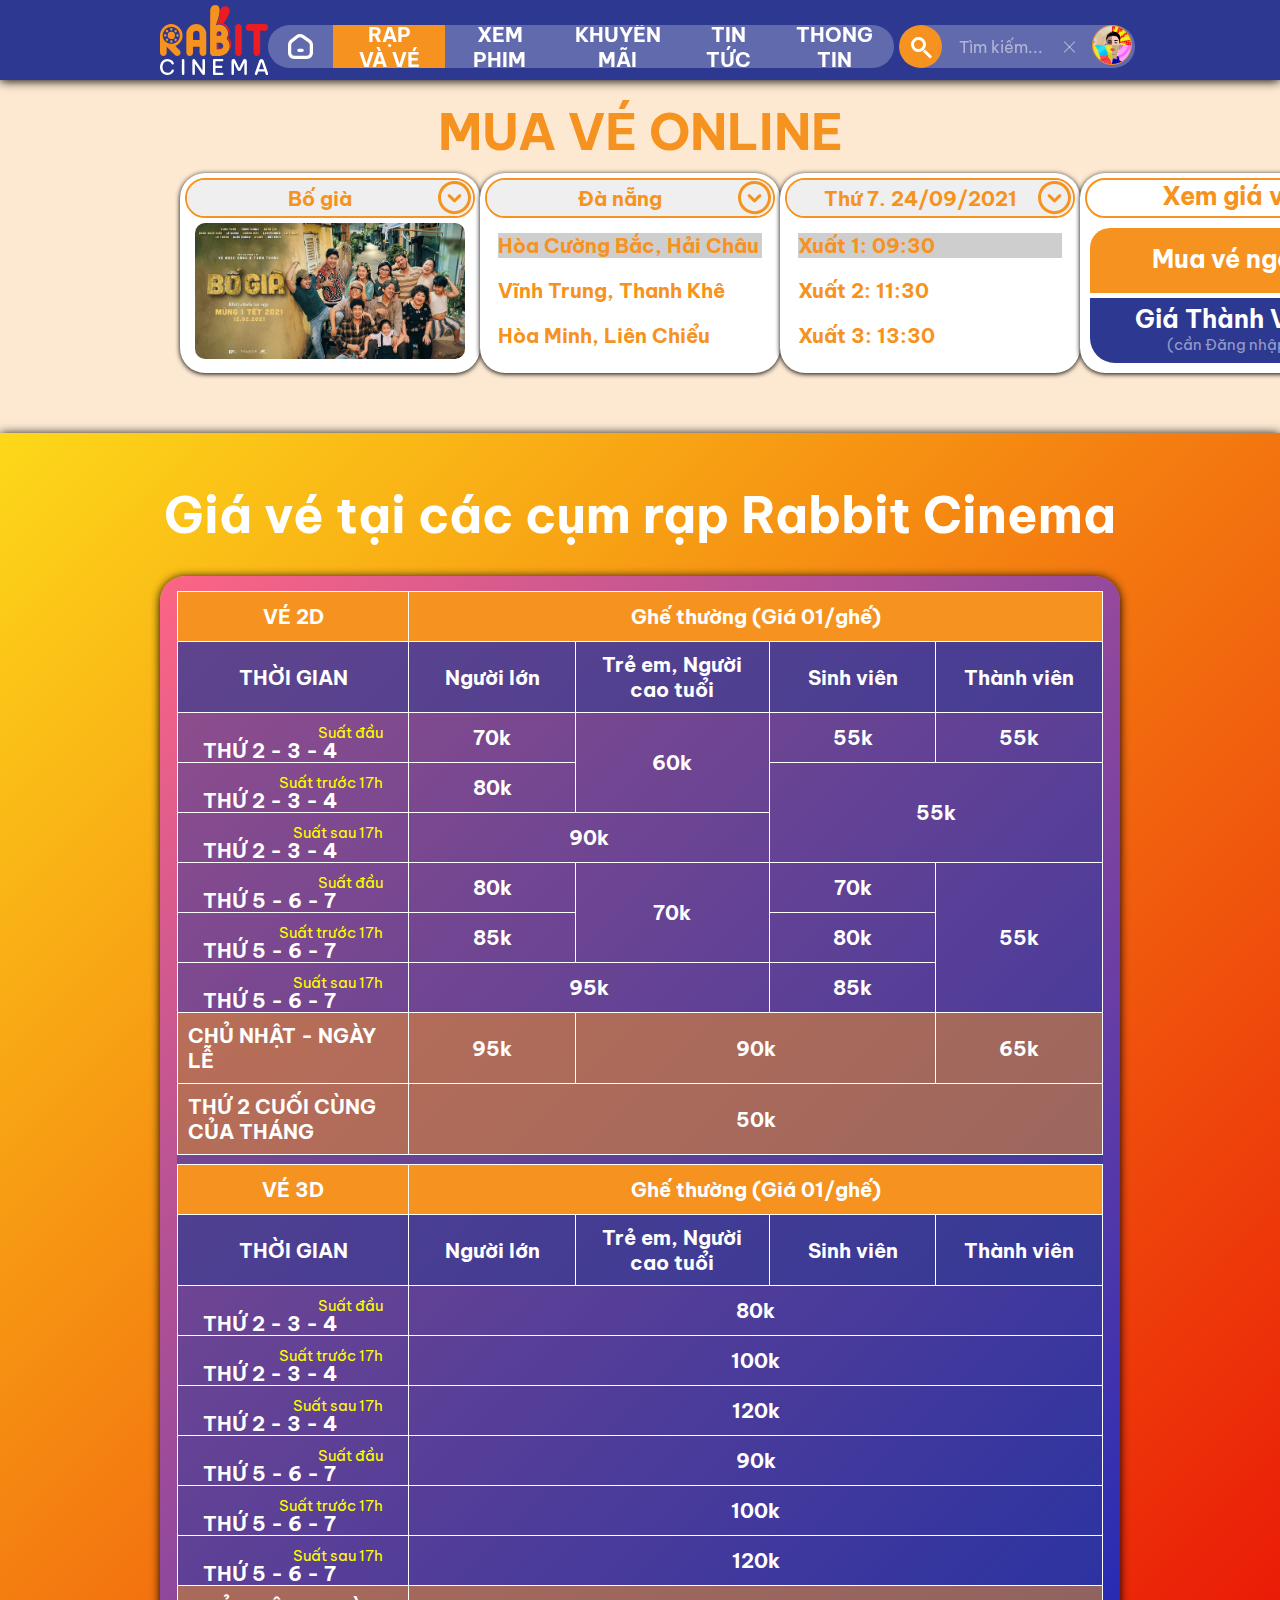
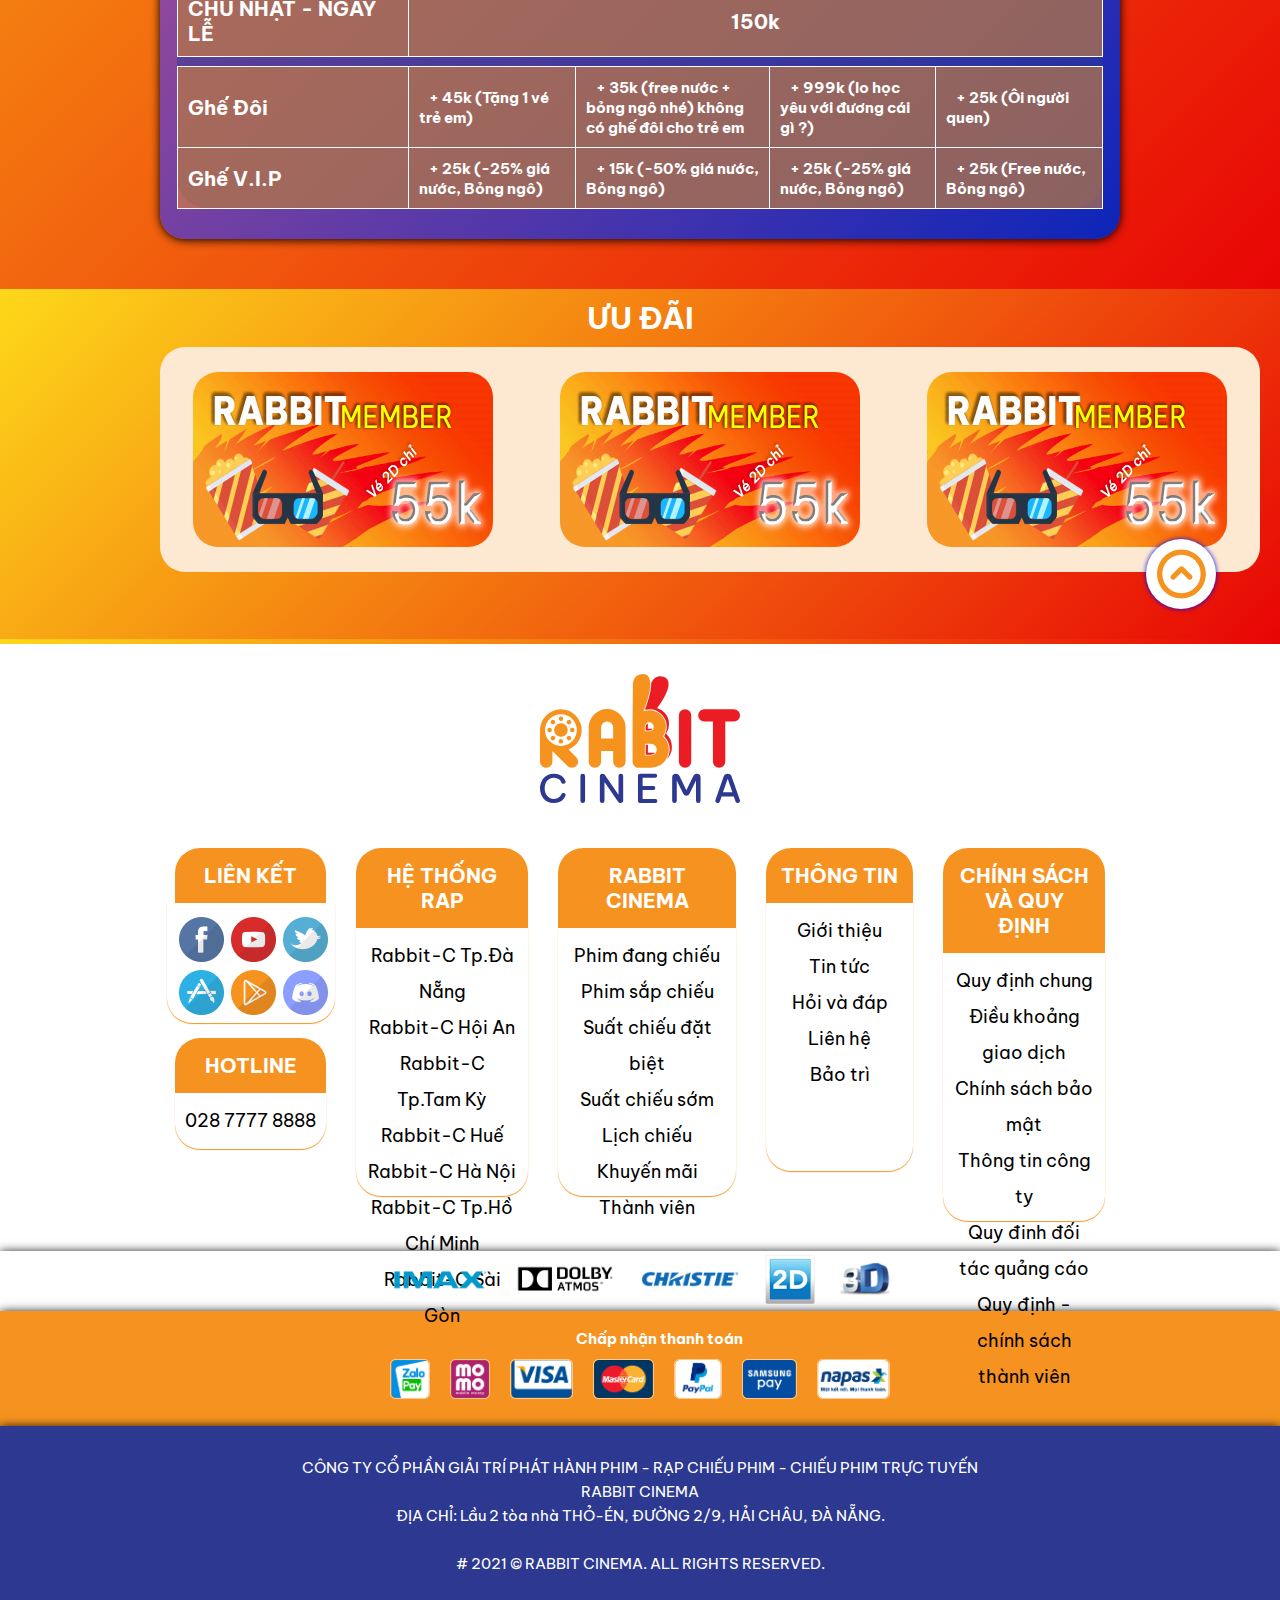
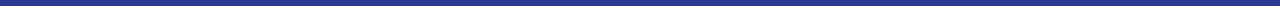
<file: rapvave.html>
<!DOCTYPE html>
<html lang="vi">
<head>
    <meta charset="UTF-8">
    <meta http-equiv="X-UA-Compatible" content="IE=edge">
    <meta name="viewport" content="width=device-width, initial-scale=1.0">
    <link rel="stylesheet" href="css+js/style.css" type="text/css">
    <link rel="icon" href="image/Logo-icon.ico" type="image/x-icon">
    <meta name="description" content="Phạm Quốc Khánh - K13C01A006">
    <title>Rabbit Cinema</title>
</head>
<body>
<div id="wrapper">
    <div id="header" class="onscroll">
        <nav>
            <a class="logo" href="home.html">       
                <svg xmlns="http://www.w3.org/2000/svg" viewBox="0 0 1187 768.14">
                    <path
                        class="logo-text cinema-text-on"
                        d="M81.84,768.14q-20.46,0-35.75-7.47a74.63,74.63,0,0,1-25.51-20,87.57,87.57,0,0,1-15.41-28A99.8,99.8,0,0,1,0,680.86a100.94,100.94,0,0,1,5.17-31.93A87.47,87.47,0,0,1,20.58,620.8a73.52,73.52,0,0,1,25.51-19.87q15.3-7.35,35.75-7.35,16.78,0,28.85,4.36a67.34,67.34,0,0,1,20.24,11.14A65.48,65.48,0,0,1,144,623.44a68.2,68.2,0,0,1,7.36,14.47h0a11.58,11.58,0,0,1-10.94,15.39h-2.92a11.62,11.62,0,0,1-11-7.55,46.21,46.21,0,0,0-2.07-4.85,41.12,41.12,0,0,0-7.82-10.46,42.36,42.36,0,0,0-13.56-8.72q-8.4-3.57-21-3.56-13.56,0-23.79,5.28a50.69,50.69,0,0,0-17.13,14.24,61.29,61.29,0,0,0-10.23,20.21,80.58,80.58,0,0,0-3.33,23,79.31,79.31,0,0,0,3.33,22.85,62.83,62.83,0,0,0,10.23,20.22,50.1,50.1,0,0,0,17.13,14.35q10.23,5.28,23.79,5.28,12.65,0,21-3.56a41.09,41.09,0,0,0,13.56-8.84,42.6,42.6,0,0,0,7.82-10.57,46.21,46.21,0,0,0,2.07-4.85,11.63,11.63,0,0,1,11-7.55h3a11.58,11.58,0,0,1,10.92,15.45l0,.06A72.19,72.19,0,0,1,144,738.17a64.15,64.15,0,0,1-13.1,14.47,67.34,67.34,0,0,1-20.24,11.14Q98.63,768.13,81.84,768.14Zm158-13.87V607.45a13.8,13.8,0,0,1,13.81-13.79h0a13.8,13.8,0,0,1,13.82,13.79V754.27a13.8,13.8,0,0,1-13.82,13.79h0A13.8,13.8,0,0,1,239.89,754.27Zm115.43.19V609.94a16.37,16.37,0,0,1,16.38-16.36h0a16.38,16.38,0,0,1,13.53,7.14l80.83,118.35V607.26a13.69,13.69,0,0,1,13.69-13.68H480a13.69,13.69,0,0,1,13.69,13.68V751.59a16.55,16.55,0,0,1-16.56,16.55h0A16.57,16.57,0,0,1,463.48,761L382.71,643.82V754.46A13.69,13.69,0,0,1,369,768.14h0A13.69,13.69,0,0,1,355.32,754.46Zm226.17,1.77V605.49a11.92,11.92,0,0,1,11.92-11.91h90.2a11.92,11.92,0,0,1,11.92,11.91v.24a11.92,11.92,0,0,1-11.92,11.91h-74.5v49.77h63.64a11.92,11.92,0,0,1,11.92,11.92h0a11.92,11.92,0,0,1-11.92,11.91H609.11v52.84h75.68A11.92,11.92,0,0,1,696.71,756v.24a11.92,11.92,0,0,1-11.92,11.91H593.41A11.92,11.92,0,0,1,581.49,756.23Zm203-1.65V616A22.43,22.43,0,0,1,807,593.58h0a22.44,22.44,0,0,1,20.25,12.76l41.36,86.55,42.1-86.8a22.2,22.2,0,0,1,20-12.51h0a22.19,22.19,0,0,1,22.21,22.19V754.58a13.57,13.57,0,0,1-13.57,13.56h0a13.57,13.57,0,0,1-13.58-13.56v-120l-38.5,78.57a20.61,20.61,0,0,1-18.51,11.54h0a20.61,20.61,0,0,1-18.52-11.58l-38.51-79V754.58a13.57,13.57,0,0,1-13.58,13.56h0A13.57,13.57,0,0,1,784.52,754.58Zm256.92-4.6,48.75-139.68a24.94,24.94,0,0,1,23.55-16.72h0a24.93,24.93,0,0,1,23.54,16.69L1186.22,750a13.67,13.67,0,0,1-12.91,18.18h0a13.67,13.67,0,0,1-12.93-9.23L1150.09,729H1077.6l-10.28,29.93a13.69,13.69,0,0,1-12.94,9.23h0A13.66,13.66,0,0,1,1041.44,750Zm44.43-45.53h56L1114,623.07Z"
                    />
                    <path
                        class="logo-text cls-2"
                        d="M498.69,275.58a113.6,113.6,0,0,0-23.49-34.41,108.72,108.72,0,0,0-34.71-23.23,110,110,0,0,0-84.67,0,108.56,108.56,0,0,0-34.7,23.23,112.89,112.89,0,0,0-23.49,34.41,102.42,102.42,0,0,0-8.75,42.07V522a35.78,35.78,0,0,0,10.38,26,34.45,34.45,0,0,0,25.68,10.65,37,37,0,0,0,26.79-10.65,34.89,34.89,0,0,0,10.91-26V458.07h71.57V522a35.34,35.34,0,0,0,10.65,26q10.67,10.65,26.5,10.65A36.38,36.38,0,0,0,508,522V318.75S508,292.85,498.69,275.58ZM434.21,384.3H362.64v-65A35.1,35.1,0,0,1,373,293.89a33.72,33.72,0,0,1,25.14-10.65,36.37,36.37,0,0,1,36,36.05ZM226.13,403.76c14.29-20.62,21.37-44,21.37-70.3a117.64,117.64,0,0,0-10.12-48.28,129.88,129.88,0,0,0-27-39.43A133.72,133.72,0,0,0,171,219.33a114.5,114.5,0,0,0-46.51-9.86,118.23,118.23,0,0,0-48.67,10.12,131.35,131.35,0,0,0-39.3,27A122.8,122.8,0,0,0,10.12,286.2,124.45,124.45,0,0,0,0,333.46v188C0,532,3.54,540.89,10.86,548s15.8,10.61,25.67,10.61A36.53,36.53,0,0,0,62.83,548C70,540.89,73.7,532,73.7,521.43V458.6l89.61,89.63a37.73,37.73,0,0,0,51.94,0A34.56,34.56,0,0,0,223.1,536a39.78,39.78,0,0,0,0-27.92,34.6,34.6,0,0,0-7.85-12.28l-45.87-45.89C193,439.65,212,424.36,226.13,403.76Zm-35.72-2.84a94.2,94.2,0,0,1-132.31,0c-.34-.32-.68-.65-1-1a94,94,0,0,1-27-61c0-1.48-.07-3-.08-4.5,0-.22,0-.45,0-.68,0-1.9.09-3.87.19-5.76v-.76a94.09,94.09,0,0,1,27-59.65.29.29,0,0,1,.08-.08c.12-.13.25-.28.39-.42l.3-.28a1.19,1.19,0,0,1,.2-.19,93.84,93.84,0,0,1,65.46-27.12c.23,0,.47,0,.7,0s.46,0,.69,0a93.86,93.86,0,0,1,65.46,27.12l0,0,.46.44v0l.47.48a94.22,94.22,0,0,1-.47,132.82C190.75,400.6,190.59,400.76,190.41,400.92ZM70.51,333.79c0,.25,0,.5,0,.74a13.56,13.56,0,1,1,0-1.55C70.5,333.23,70.51,333.52,70.51,333.79Zm134.5,0a13.51,13.51,0,0,1-27,.75c0-.25,0-.49,0-.75s0-.55,0-.82v-.11a13.51,13.51,0,0,1,27,.93ZM86.8,295.19c-.16.19-.36.41-.55.6s-.37.34-.53.51a13.65,13.65,0,1,1,1.08-1.11Zm94.56,95.69a13.51,13.51,0,0,1-19.61-18.56c.16-.17.32-.35.51-.54l.59-.56.08-.07a13.51,13.51,0,0,1,18.43,19.73Zm-43.6-124.35A13.49,13.49,0,0,1,125.06,280c-.26,0-.53,0-.81,0l-.73,0a13.51,13.51,0,1,1,14.24-13.49Zm0,134.51a13.51,13.51,0,1,1-14.24-13.51h.73c.28,0,.55,0,.82,0h.12A13.5,13.5,0,0,1,137.76,401Zm43.6-105.25a13.5,13.5,0,0,1-18.51.55c-.2-.17-.4-.36-.59-.55s-.35-.37-.51-.54a13.51,13.51,0,1,1,19.61.54ZM86.25,390.88a13.51,13.51,0,1,1-.53-19.61c.16.18.35.34.53.51s.39.41.57.61l.08.07A13.52,13.52,0,0,1,86.25,390.88Zm78.27-57.09A40.27,40.27,0,0,1,84.05,336c0-.73,0-1.44,0-2.21s0-1.65.08-2.46V331a40.26,40.26,0,0,1,80.43,2.79Zm591,72.43a102.92,102.92,0,0,0-25-34.67q17.19-25.24,17.2-57a97.84,97.84,0,0,0-7.79-38.7A98.38,98.38,0,0,0,687,222.93a97.91,97.91,0,0,0-38.7-7.79,96,96,0,0,0-34.09,6.18C652.57,123.3,682.94,0,609.77,0c-63,0-58.38,69.37-58.38,69.37l-2,244.12V522.57a34.52,34.52,0,0,0,8.34,22.87c2.39,2.9,11.66,13.15,20.68,13.15h78.48A104,104,0,0,0,699.05,550a109.33,109.33,0,0,0,57.25-57.25,104.15,104.15,0,0,0,8.61-42.2A105.89,105.89,0,0,0,755.49,406.22ZM621.92,314.58a26.69,26.69,0,0,1,7.53-18.82,24.67,24.67,0,0,1,18.81-8.06,25.51,25.51,0,0,1,19.08,8.06,26.28,26.28,0,0,1,7.79,18.82,26.62,26.62,0,0,1-26.87,26.87H621.92Zm60.74,160.71q-10.2,10.2-25.27,10.21H622.46V415.62h34.93q15,0,25.27,10.21a35,35,0,0,1,0,49.46Z"
                    />
                    <path
                        class="logo-text cls-3"
                        d="M897.57,246.2V521.93a35.39,35.39,0,0,1-10.67,26,34.8,34.8,0,0,1-25.44,10.66q-15.87,0-26.54-10.66a35.42,35.42,0,0,1-10.66-26V246.2a35.69,35.69,0,0,1,10.66-25.71q10.67-10.94,26.54-11,14.74,0,25.44,11A35.66,35.66,0,0,1,897.57,246.2Zm278.78-25.8q-10.65-10.93-26.5-10.93H975.56a34.81,34.81,0,0,0-25.94,10.93A36.2,36.2,0,0,0,939,246.62q0,15.86,10.67,26.24a35.79,35.79,0,0,0,25.94,10.38h50.8v238.2q0,15.84,10.39,26.5T1063,558.59q15.87,0,26.24-10.65t10.38-26.5V283.24h50.26q15.83,0,26.5-10.38T1187,246.62A36.3,36.3,0,0,0,1176.35,220.4ZM666.25,325.5H640V298.63a30.26,30.26,0,0,1,.35-4.4,19.64,19.64,0,0,0-7.16,5A21.59,21.59,0,0,0,627,314.58v21.84h21.27a20.88,20.88,0,0,0,15.53-6.31,23.22,23.22,0,0,0,3.61-4.68A6.13,6.13,0,0,1,666.25,325.5Zm107.27,64.8a102.83,102.83,0,0,0-25-34.67q17.22-25.31,17.23-57a99.61,99.61,0,0,0-29.07-70.4A99.21,99.21,0,0,0,705,207a95.59,95.59,0,0,0-9.93-3.61c56.36-75.51,99.85-166.87,37.6-186.3C688.25,3.3,667.76,36.34,660.1,54.7c.78,34.67-13.14,94.69-37.45,158.64a104.7,104.7,0,0,1,99.54,27.23,104.73,104.73,0,0,1,22.33,33.32,103.28,103.28,0,0,1,8.22,40.69A104.49,104.49,0,0,1,737,370.73a112.25,112.25,0,0,1,32.9,79.83,109.07,109.07,0,0,1-9,44.24,113.19,113.19,0,0,1-6.67,13,110.28,110.28,0,0,0,20.06-31,103.27,103.27,0,0,0,8.58-42.18A106.27,106.27,0,0,0,773.52,390.3Zm-98.13,79.26H640.44V420.64h-13v59.84h29.92c8.72,0,15.88-2.91,21.69-8.72a20.76,20.76,0,0,0,2.34-2.69A33.86,33.86,0,0,1,675.39,469.56Z"
                    />
                </g>
            </g>
                </svg>
            </a>
            <div class="nav-menu">
                <ul id="menu">
                    <li><a href="home.html">
                        <svg class="home-svg" width="25" height="25" viewBox="0 0 25 25">
                        <path d="M14.1304 17.9372C15.0309 17.9372 15.7609 17.2064 15.7609 16.3048C15.7609 15.4033 15.0309 14.6725 14.1304 14.6725H10.8696C9.9691 14.6725 9.23913 15.4033 9.23913 16.3048C9.23913 17.2064 9.9691 17.9372 10.8696 17.9372H14.1304Z"/>
                        <path fill-rule="evenodd" clip-rule="evenodd" d="M15.6306 1.05966C14.5349 0.291717 13.1856 -0.0278296 11.9197 0.00188897C10.6538 0.0316066 9.31908 0.414221 8.25988 1.23903L2.40118 5.8097C1.66506 6.38308 1.08219 7.20116 0.685715 8.01021C0.289469 8.81877 0 9.77974 0 10.7112V18.7752C0 22.1964 2.77929 25 6.20652 25H18.7935C22.2182 25 25 22.199 25 18.7861V10.8636C25 9.87391 24.6804 8.86299 24.2402 8.01875C23.8004 7.17528 23.1558 6.33608 22.3472 5.77122L22.3453 5.7699L15.6306 1.05966ZM10.2622 3.81579C10.6704 3.49808 11.2921 3.28228 11.9961 3.26575C12.7 3.24923 13.3341 3.43554 13.7601 3.73385L20.4775 8.44599L20.4808 8.4483C20.7473 8.63432 21.0803 9.01332 21.3495 9.52951C21.6185 10.0456 21.7391 10.5365 21.7391 10.8636V18.7861C21.7391 20.4009 20.4122 21.7352 18.7935 21.7352H6.20652C4.59027 21.7352 3.26087 20.4034 3.26087 18.7752V10.7112C3.26087 10.413 3.36814 9.94833 3.6132 9.44827C3.85793 8.94887 4.16126 8.57511 4.40316 8.38674L10.2622 3.81579Z"/>
                        </svg>
                    </a></li>
                    <li class="active-li"><a href="rapvave.html">Rạp và vé</a></li>
                    <li><a href="xemphim.html">Xem phim</a></li>
                    <li><a href="khuyenmai.html">Khuyến mãi</a></li>
                    <li><a href="#">Tin tức</a>
                        <ul class="sub-menu">
                            <li><a href="reviewphim.html">Review Phim</a></li>
                            <li><a href="tintucdienanh.html">Tin tức điện ảnh</a></li>
                            <li><a href="#">Đạo diễn, diễn viên</a></li>
                            <li><a href="#">Bên lề điện ảnh</a></li>
                        </ul>
                    </li>
                    <li><a href="">Thông tin</a>
                        <ul class="sub-menu">
                            <li><a href="gioithieu.html">Giới thiệu</a></li>
                            <li><a href="#">Hỗ trợ</a></li>
                            <li><a href="#">Hướng dẫn</a></li>
                            <li><a href="#">Liên hệ</a></li>
                        </ul>
                    </li>
                </ul>
                <div class="search">
                    <div class="icon"></div>
                    <div class="input">
                        <input type="text" placeholder="Tìm kiếm..." id="mysearch">
                    </div>
                    <span class="clear" onclick="document.getElementById('mysearch').value = ''"></span>
                </div>
                <div class="member">
                    <div class="member-icon" href=""><img src="image/avatar-member.gif" alt="avatar" width="150px" height="150px"></div>
                    <ul class="menu-member">
                        <li>
                            <svg width="25px" height="25px" xmlns="http://www.w3.org/2000/svg" viewBox="0 0 512 512"><path d="M416 448h-84c-6.6 0-12-5.4-12-12v-40c0-6.6 5.4-12 12-12h84c17.7 0 32-14.3 32-32V160c0-17.7-14.3-32-32-32h-84c-6.6 0-12-5.4-12-12V76c0-6.6 5.4-12 12-12h84c53 0 96 43 96 96v192c0 53-43 96-96 96zm-47-201L201 79c-15-15-41-4.5-41 17v96H24c-13.3 0-24 10.7-24 24v96c0 13.3 10.7 24 24 24h136v96c0 21.5 26 32 41 17l168-168c9.3-9.4 9.3-24.6 0-34z"></path></svg>
                            <a href="dangnhap.html">Đăng nhập</a></li>
                        <li>
                            <svg width="30px" height="20px" xmlns="http://www.w3.org/2000/svg" viewBox="0 0 512 512"><path d="M624 208h-64v-64c0-8.8-7.2-16-16-16h-32c-8.8 0-16 7.2-16 16v64h-64c-8.8 0-16 7.2-16 16v32c0 8.8 7.2 16 16 16h64v64c0 8.8 7.2 16 16 16h32c8.8 0 16-7.2 16-16v-64h64c8.8 0 16-7.2 16-16v-32c0-8.8-7.2-16-16-16zm-400 48c70.7 0 128-57.3 128-128S294.7 0 224 0 96 57.3 96 128s57.3 128 128 128zm89.6 32h-16.7c-22.2 10.2-46.9 16-72.9 16s-50.6-5.8-72.9-16h-16.7C60.2 288 0 348.2 0 422.4V464c0 26.5 21.5 48 48 48h352c26.5 0 48-21.5 48-48v-41.6c0-74.2-60.2-134.4-134.4-134.4z"></path></svg>
                            <a href="dangky.html">Đăng ký</a></li>
                        <li><a href="">Tìm hiểu thêm</a></li>
                    </ul>
                </div>
                
            </div>
        </nav>
    </div>
    <div id="content">
        <div class="top-trang-dau"></div>
        <div class="muave-block">
            <div class="muave-main">
                <h1>Mua vé online</h1>
                <div class="muave-content">
                    <div class="menu-muave">
                        <div class="chon-khoi">
                            <select>
                                <option disabled>Chọn phim</option>
                                <option selected>Bố già</option>
                                <option>Lật mặt: 18h</option>
                                <option>Em chưa 18</option>
                                <option>Eternals</option>
                                <option>Shang-Chi</option>
                            </select>
                            <div class="nut-chonkhoi">
                                <svg width="33" height="34.5" viewBox="0 0 22 23" fill="none" xmlns="http://www.w3.org/2000/svg">
                                    <path d="M8.17583 9.0748C7.78475 8.68298 7.15159 8.68388 6.76162 9.07682C6.37165 9.46976 6.37255 10.1059 6.76362 10.4978L10.2936 14.0345C10.6839 14.4255 11.3155 14.4255 11.7058 14.0345L15.2358 10.4978C15.6269 10.1059 15.6278 9.46976 15.2378 9.07682C14.8479 8.68388 14.2147 8.68298 13.8236 9.0748L10.9997 11.9041L8.17583 9.0748Z" fill="#F6921E"/>
                                    <path fill-rule="evenodd" clip-rule="evenodd" d="M11 0C4.92487 0 0 4.94827 0 11.0523C0 17.1563 4.92487 22.1046 11 22.1046C17.0751 22.1046 22 17.1563 22 11.0523C22 4.94827 17.0751 0 11 0ZM2 11.0523C2 6.05809 6.02944 2.0095 11 2.0095C15.9706 2.0095 20 6.05809 20 11.0523C20 16.0465 15.9706 20.095 11 20.095C6.02944 20.095 2 16.0465 2 11.0523Z" fill="#F6921E"/>
                                </svg>
                            </div>
                        </div>
                        <div class="mini-banner">
                            <img src="image/content/mini-banner-1.png" alt="">
                        </div>
                    </div>
                    <div class="menu-muave">
                        <div class="chon-khoi">
                            <select>
                                <option disabled>Chọn rạp</option>
                                <option selected>Đà nẵng</option>
                                <option >Quảng Nam</option>
                                <option >Hội an</option>
                                <option >Tam kỳ</option>
                                <option >Huế</option>
                                <option >Hà nội</option>
                                <option >Tp. Hồ Chí Minh</option>
                                <option >Sài gòn</option>
                            </select>
                            <div class="nut-chonkhoi">
                                <svg width="33" height="34.5" viewBox="0 0 22 23" fill="none" xmlns="http://www.w3.org/2000/svg">
                                    <path d="M8.17583 9.0748C7.78475 8.68298 7.15159 8.68388 6.76162 9.07682C6.37165 9.46976 6.37255 10.1059 6.76362 10.4978L10.2936 14.0345C10.6839 14.4255 11.3155 14.4255 11.7058 14.0345L15.2358 10.4978C15.6269 10.1059 15.6278 9.46976 15.2378 9.07682C14.8479 8.68388 14.2147 8.68298 13.8236 9.0748L10.9997 11.9041L8.17583 9.0748Z" fill="#F6921E"/>
                                    <path fill-rule="evenodd" clip-rule="evenodd" d="M11 0C4.92487 0 0 4.94827 0 11.0523C0 17.1563 4.92487 22.1046 11 22.1046C17.0751 22.1046 22 17.1563 22 11.0523C22 4.94827 17.0751 0 11 0ZM2 11.0523C2 6.05809 6.02944 2.0095 11 2.0095C15.9706 2.0095 20 6.05809 20 11.0523C20 16.0465 15.9706 20.095 11 20.095C6.02944 20.095 2 16.0465 2 11.0523Z" fill="#F6921E"/>
                                </svg>
                            </div>
                        </div>
                        <div class="noidung-list-ve">
                            <select name="" id="" multiple size="3">
                                <option value="opt111" selected>Hòa Cường Bắc, Hải Châu</option>
                                <option value="opt111">Vĩnh Trung, Thanh Khê</option>
                                <option value="opt111">Hòa Minh, Liên Chiểu</option>
                                <option value="opt111">Hòa Cường Bắc, Hải Châu</option>
                                <option value="opt111">Vĩnh Trung, Thanh Khê</option>
                                <option value="opt111">Hòa Minh, Liên Chiểu</option>
                            </select>
                        </div>
                    </div>
                    <div class="menu-muave">
                        <div class="chon-khoi">
                            <select>
                                <option disabled>Chọn ngày, xuất</option>
                                <option selected>Thứ 7. 24/09/2021</option>
                                <option>CN. 25/09/2021</option>
                                <option>Thứ 2. 26/09/2021</option>
                                <option>Thứ 3. 27/09/2021</option>
                                <option>Thứ 4. 28/09/2021</option>
                                <option>Thứ 5. 29/09/2021</option>
                                <option>Thứ 6. 30/09/2021</option>
                            </select>
                            <div class="nut-chonkhoi">
                                <svg width="33" height="34.5" viewBox="0 0 22 23" fill="none" xmlns="http://www.w3.org/2000/svg">
                                    <path d="M8.17583 9.0748C7.78475 8.68298 7.15159 8.68388 6.76162 9.07682C6.37165 9.46976 6.37255 10.1059 6.76362 10.4978L10.2936 14.0345C10.6839 14.4255 11.3155 14.4255 11.7058 14.0345L15.2358 10.4978C15.6269 10.1059 15.6278 9.46976 15.2378 9.07682C14.8479 8.68388 14.2147 8.68298 13.8236 9.0748L10.9997 11.9041L8.17583 9.0748Z" fill="#F6921E"/>
                                    <path fill-rule="evenodd" clip-rule="evenodd" d="M11 0C4.92487 0 0 4.94827 0 11.0523C0 17.1563 4.92487 22.1046 11 22.1046C17.0751 22.1046 22 17.1563 22 11.0523C22 4.94827 17.0751 0 11 0ZM2 11.0523C2 6.05809 6.02944 2.0095 11 2.0095C15.9706 2.0095 20 6.05809 20 11.0523C20 16.0465 15.9706 20.095 11 20.095C6.02944 20.095 2 16.0465 2 11.0523Z" fill="#F6921E"/>
                                </svg>
                            </div>
                        </div>
                        <div class="noidung-list-ve">
                            <select name="" id="" multiple size="3">
                                <option value="opt111" selected>Xuất 1: 09:30</option>
                                <option value="opt111">Xuất 2: 11:30</option>
                                <option value="opt111">Xuất 3: 13:30</option>
                                <option value="opt111">Xuất 4: 19:30</option>
                                <option value="opt111">Xuất 5: 21:30</option>
                                <option value="opt111">Xuất 6: 22:30</option>
                            </select>
                        </div>
                    </div>
                    <div class="menu-muave">
                        <div class="chon-khoi"><a href="#bangiave"><strong>Xem giá vé</strong></a></div>
                        <div class="nut-muave-1">
                            <a href="thanhtoan.html"><strong>Mua vé ngay</strong></a>
                        </div>
                        <div class="nut-muave-2">
                            <a href="thanhtoan.html"><strong>Giá Thành Viên</strong><p>(cần Đăng nhập)</p></a>
                        </div>
                    </div>
                </div>
            </div>
        </div>
        <div class="giave">
            <div class="giavetext">
                <h2>Giá vé tại các cụm rạp Rabbit Cinema</h2>
            </div>
            <div class="table-box" id="bangiave">
                <table class="table-giave">
                    <tr class="gia-tr">
                        <td class="top-td"><span>VÉ 2D</span></td>
                        <td class="top-td" colspan="4"><span>Ghế thường (Giá 01/ghế)</span></td>
                    </tr>
                    <tr class="gia-tr">
                        <td class="top-tdbro"><span>THỜI GIAN</span></td>
                        <td class="top-tdbro"><span>Người lớn</span></td>
                        <td class="top-tdbro"><span>Trẻ em, Người cao tuổi</span></td>
                        <td class="top-tdbro"><span>Sinh viên</span></td>
                        <td class="top-tdbro"><span>Thành viên</span></td>
                    </tr>
                    <tr class="gia-tr">
                        <td class="left-td">
                            <div class="cotdau">
                                <span>THỨ 2 - 3 - 4</span>
                                <span >Suất đầu</span>
                            </div>
                        </td>
                        <td class="td-bro"><span>70k</span></td>
                        <td class="td-bro" rowspan="2"><span>60k</span></td>
                        <td class="td-bro"><span>55k</span></td>
                        <td class="td-bro"><span>55k</span></td>
                    </tr>
                    <tr class="gia-tr">
                        <td class="left-td">
                            <div class="cotdau">
                                <span>THỨ 2 - 3 - 4</span>
                                <span >Suất trước 17h</span>
                            </div>
                        </td>
                        <td class="td-bro"><span>80k</span></td>
                        <td class="td-bro" colspan="2" rowspan="2"><span>55k</span></td>
                    </tr>
                    <tr class="gia-tr">
                        <td class="left-td">
                            <div class="cotdau">
                                <span>THỨ 2 - 3 - 4</span>
                                <span >Suất sau 17h</span>
                            </div>
                        </td>
                        <td class="td-bro" colspan="2"><span>90k</span></td>
                    </tr>
                    <tr class="gia-tr">
                        <td class="left-td">
                            <div class="cotdau">
                                <span>THỨ 5 - 6 - 7</span>
                                <span>Suất đầu</span>
                            </div>
                        </td>
                        <td class="td-bro"><span>80k</span></td>
                        <td class="td-bro" rowspan="2"><span>70k</span></td>
                        <td class="td-bro"><span>70k</span></td>
                        <td class="td-bro" rowspan="3"><span>55k</span></td>
                    </tr>
                    <tr class="gia-tr">
                        <td class="left-td">
                            <div class="cotdau">
                                <span>THỨ 5 - 6 - 7</span>
                                <span >Suất trước 17h</span>
                            </div>
                        </td>
                        <td class="td-bro"><span>85k</span></td>
                        <td class="td-bro"><span>80k</span></td>
                    </tr>
                    <tr class="gia-tr">
                        <td class="left-td">
                            <div class="cotdau">
                                <span>THỨ 5 - 6 - 7</span>
                                <span >Suất sau 17h</span>
                            </div>
                        </td>
                        <td class="td-bro" colspan="2"><span>95k</span></td>
                        <td class="td-bro"><span>85k</span></td>
                    </tr>
                    <tr class="gia-tr">
                        <td class="left-td-2">
                            <span>CHỦ NHẬT - NGÀY LỄ</span>
                        </td>
                        <td class="td-bro left-td-2-con"><span>95k</span></td>
                        <td class="td-bro left-td-2-con" colspan="2"><span>90k</span></td>
                        <td class="td-bro left-td-2-con"><span>65k</span></td>
                    </tr>
                    <tr class="gia-tr">
                        <td class="left-td-2">
                            <span>THỨ 2 CUỐI CÙNG CỦA THÁNG</span>
                        </td>
                        <td class="td-bro left-td-2-con" colspan="4"><span>50k</span></td>
                    </tr>
                        <tr class="tr-line"></tr>
                    <tr class="gia-tr">
                        <td class="top-td"><span>VÉ 3D</span></td>
                        <td colspan="4" class="top-td"><span>Ghế thường (Giá 01/ghế)</span></td>
                    </tr>
                    <tr class="gia-tr">
                        <td class="top-tdbro"><span>THỜI GIAN</span></td>
                        <td class="top-tdbro"><span>Người lớn</span></td>
                        <td class="top-tdbro"><span>Trẻ em, Người cao tuổi</span></td>
                        <td class="top-tdbro"><span>Sinh viên</span></td>
                        <td class="top-tdbro"><span>Thành viên</span></td>
                    </tr>
                    <tr class="gia-tr">
                        <td class="left-td">
                            <div class="cotdau">
                                <span>THỨ 2 - 3 - 4</span>
                                <span >Suất đầu</span>
                            </div>
                        </td>
                        <td class="td-bro" colspan="4"><span>80k</span></td>
                    </tr>
                    <tr class="gia-tr">
                        <td class="left-td">
                            <div class="cotdau">
                                <span>THỨ 2 - 3 - 4</span>
                                <span >Suất trước 17h</span>
                            </div>
                        </td>
                        <td class="td-bro" colspan="4"><span>100k</span></td>
                    </tr>
                    <tr class="gia-tr">
                        <td class="left-td">
                            <div class="cotdau">
                                <span>THỨ 2 - 3 - 4</span>
                                <span >Suất sau 17h</span>
                            </div>
                        </td>
                        <td class="td-bro" colspan="4"><span>120k</span></td>
                    </tr>
                    <tr class="gia-tr">
                        <td class="left-td">
                            <div class="cotdau">
                                <span>THỨ 5 - 6 - 7</span>
                                <span >Suất đầu</span>
                            </div>
                        </td>
                        <td class="td-bro" colspan="4"><span>90k</span></td>
                    </tr>
                    <tr class="gia-tr">
                        <td class="left-td">
                            <div class="cotdau">
                                <span>THỨ 5 - 6 - 7</span>
                                <span >Suất trước 17h</span>
                            </div>
                        </td>
                        <td class="td-bro" colspan="4"><span>100k</span></td>
                    </tr>
                    <tr class="gia-tr">
                        <td class="left-td">
                            <div class="cotdau">
                                <span>THỨ 5 - 6 - 7</span>
                                <span >Suất sau 17h</span>
                            </div>
                        </td>
                        <td class="td-bro" colspan="4"><span>120k</span></td>
                    </tr>
                    <tr class="gia-tr">
                        <td class="left-td-2">
                            <span>CHỦ NHẬT - NGÀY LỄ</span>
                        </td>
                        <td class="td-bro left-td-2-con" colspan="4"><span>150k</span></td>
                    </tr>
                        <tr class="tr-line"></tr>
                    <tr class="gia-tr">
                        <td class="left-td-2"><span>Ghế Đôi</span></td>
                        <td class="td-bro-2 left-td-2-con"><span>+ 45k (Tặng 1 vé trẻ em)</span></td>
                        <td class="td-bro-2 left-td-2-con"><span>+ 35k (free nước + bỏng ngô nhé) không có ghế đôi cho trẻ em</span></td>
                        <td class="td-bro-2 left-td-2-con"><span>+ 999k (lo học yêu với đương cái gì ?)</span></td>
                        <td class="td-bro-2 left-td-2-con"><span>+ 25k (Ôi người quen)</span></td>
                    </tr>
                    <tr class="gia-tr">
                        <td class="left-td-2"><span>Ghế V.I.P</span></td>
                        <td class="td-bro-2 left-td-2-con"><span>+ 25k (-25% giá nước, Bỏng ngô)</span></td>
                        <td class="td-bro-2 left-td-2-con"><span>+ 15k (-50% giá nước, Bỏng ngô)</span></td>
                        <td class="td-bro-2 left-td-2-con"><span>+ 25k (-25% giá nước, Bỏng ngô)</span></td>
                        <td class="td-bro-2 left-td-2-con"><span>+ 25k (Free nước, Bỏng ngô)</span></td>
                    </tr>
                </table>
            </div>
        </div>
        <div class="uudai">
            <div class="uudai-grid">
                <div class="h4"><h4>Ưu đãi</h4></div>
                <div class="uudai-main">
                    <div id="uudai-slide">
                        <div class="uudai-pack">
                            <div class="uudai-content"><a href="#"><img src="image/content/Khuyenmai-mini-1.gif" alt="#" width="auto" height="150px"></a></div>
                            <div class="uudai-content"><a href="#"><img src="image/content/Khuyenmai-mini-1.gif" alt="#" width="auto" height="150px"></a></div>
                            <div class="uudai-content"><a href="#"><img src="image/content/Khuyenmai-mini-1.gif" alt="#" width="auto" height="150px"></a></div>
                        </div>
                    </div>
                </div>
            </div>
        </div>
        <a href="#top" class="svg-nutlen">
            <svg width="50" height="50" viewBox="0 0 41 40" fill="none" xmlns="http://www.w3.org/2000/svg">
            <path d="M12.5217 21.0562C11.6848 21.893 11.6848 23.2498 12.5217 24.0866C13.3585 24.9235 14.7153 24.9235 15.5521 24.0866L20.894 18.7447L26.2359 24.0866C27.0728 24.9235 28.4296 24.9235 29.2664 24.0866C30.1032 23.2498 30.1032 21.893 29.2664 21.0562L22.4093 14.199C21.5724 13.3622 20.2156 13.3622 19.3788 14.199L12.5217 21.0562Z"/>
            <path fill-rule="evenodd" clip-rule="evenodd" d="M0.894042 20C0.894043 31.0457 9.84835 40 20.894 40C31.9397 40 40.894 31.0457 40.894 20C40.894 8.9543 31.9397 -5.50968e-07 20.894 -6.81453e-08C9.84835 4.14677e-07 0.894042 8.95431 0.894042 20ZM20.894 35.7143C12.2153 35.7143 5.17976 28.6788 5.17976 20C5.17976 11.3212 12.2153 4.28571 20.894 4.28571C29.5728 4.28571 36.6083 11.3212 36.6083 20C36.6083 28.6788 29.5728 35.7143 20.894 35.7143Z"/>
            </svg>
        </a>
    </div>
    <div id="footer">
        <div class="footer-up">
            <div class="line-footer"></div>
            <div class="logo-f"><img src="image/Logo.svg" width="200" alt=""></div>
            <div class="content-f">
                <div class="lienhe">
                    <div class="h3"><h3>Liên kết</h3></div>
                    <div class="icon-app">
                        <a href="https://www.facebook.com/khanh.292/" target="_blank"><img src="image/footer/facebook.png" alt="facebook"></a>
                        <a href="https://www.youtube.com/channel/UC-Fu8DxUmCnJZvYes__D-Og" target="_blank"><img src="image/footer/Youtube.png" alt="Youtube"></a>
                        <a href="https://twitter.com/khanhkun292" target="_blank"><img src="image/footer/twitter.png" alt="twitter"></a>
                        <a href="#" target="_blank"><img src="image/footer/appstore.png" alt="appstore"></a>
                        <a href="#" target="_blank"><img src="image/footer/chplay.png" alt="appstore"></a>
                        <a href="#" target="_blank"><img src="image/footer/discord.png" alt="discord"></a>
                    </div>
                    <div class="h3"><h3>Hotline</h3></div>
                    <div><h6>028 7777 8888</h6></div>
                </div>
                <div class="hethongrap">
                    <div class="h3"><h3>Hệ thống rap</h3></div>
                    <div class="list-footer">
                        <ul>
                            <li><a href="#"><h6>Rabbit-C Tp.Đà Nẵng</h6></a></li>
                            <li><a href="#"><h6>Rabbit-C Hội An</h6></a></li>
                            <li><a href="#"><h6>Rabbit-C Tp.Tam Kỳ</h6></a></li>
                            <li><a href="#"><h6>Rabbit-C Huế</h6></a></li>
                            <li><a href="#"><h6>Rabbit-C Hà Nội</h6></a></li>
                            <li><a href="#"><h6>Rabbit-C Tp.Hồ Chí Minh
                            </h6></a></li>
                            <li><a href=""><h6>Rabbit-C Sài Gòn</h6></a></li>
                        </ul>
                    </div>
                </div>
                <div class="rabbitcinema">
                    <div class="h3"><h3>Rabbit Cinema</h3></div>
                    <div class="list-footer">
                        <ul>
                            <li><a href="home.html"><h6>Phim đang chiếu</h6></a></li>
                            <li><a href="home.html"><h6>Phim sắp chiếu</h6></a></li>
                            <li><a href="home.html"><h6>Suất chiếu đặt biệt</h6></a></li>
                            <li><a href="home.html"><h6>Suất chiếu sớm</h6></a></li>
                            <li><a href="xemphim.html"><h6>Lịch chiếu</h6></a></li>
                            <li><a href="khuyenmai.html"><h6>Khuyến mãi</h6></a></li>
                            <li><a href="dangnhap.html"><h6>Thành viên</h6></a></li>
                        </ul>
                    </div>
                </div>
                <div class="thongtin">
                    <div class="h3"><h3>Thông tin</h3></div>
                    <div class="list-footer">
                        <ul>
                            <li><a href="gioithieu.html"><h6>Giới thiệu</h6></a></li>
                            <li><a href="tintucdienanh.html"><h6>Tin tức</h6></a></li>
                            <li><a href="#"><h6>Hỏi và đáp</h6></a></li>
                            <li><a href="#"><h6>Liên hệ</h6></a></li>
                            <li><a href="#"><h6>Bảo trì</h6></a></li>
                        </ul>
                    </div>
                </div>
                <div class="chinhsach">
                    <div class="h3"><h3>Chính sách và quy định</h3></div>
                    <div class="list-footer">
                        <ul>
                            <li><a href="#"><h6>Quy định chung</h6></a></li>
                            <li><a href="#"><h6>Điều khoảng giao dịch</h6></a></li>
                            <li><a href="#"><h6>Chính sách bảo mật</h6></a></li>
                            <li><a href="#"><h6>Thông tin công ty</h6></a></li>
                            <li><a href="#"><h6>Quy đinh đối tác quảng cáo</h6></a></li>
                            <li><a href="#"><h6>Quy định - chính sách thành viên</h6></a></li>
                        </ul>
                    </div>
                </div>
            </div>
        </div>
        <div class="footer-down-1">
            <div class="congnghe">
                <a href="#"><img src="image/footer/congnghe-1.png" width="100px" height="auto" alt="IMAX"></a>
                <a href="#"><img src="image/footer/congnghe-2.png" width="100px" height="auto" alt="DOLBY"></a>
                <a href="#"><img src="image/footer/congnghe-3.png" width="100px" height="auto" alt="CHRISETIE"></a>
                <a href="#"><img src="image/footer/congnghe-4.png" width="50px" height="auto" alt="2D"></a>
                <a href="#"><img src="image/footer/congnghe-5.png" width="50px" height="auto" alt="3D"></a>
            </div>
        </div>
        <div class="footer-down-2">
            <div class="text-f1">
                <p>Chấp nhận thanh toán</p>
            </div>
            <div class="thanhtoan">
                <a href="#"><img src="image/footer/thanhtoan-1.png" alt="Zalopay"></a>
                <a href="#"><img src="image/footer/thanhtoan-2.png" alt="Momo"></a>
                <a href="#"><img src="image/footer/thanhtoan-3.png" alt="Visa"></a>
                <a href="#"><img src="image/footer/thanhtoan-4.png" alt="Marter"></a>
                <a href="#"><img src="image/footer/thanhtoan-5.png" alt="Paypay"></a>
                <a href="#"><img src="image/footer/thanhtoan-6.png" alt="Samsumg"></a>
                <a href="#"><img src="image/footer/thanhtoan-7.png" alt="napasx"></a>
            </div>
        </div>
        <div class="footer-down-3">
            <div class="copyright">
                <p>
                    CÔNG TY CỔ PHẦN GIẢI TRÍ PHÁT HÀNH PHIM - RẠP CHIẾU PHIM -
                    CHIẾU PHIM TRỰC TUYẾN <span>RABBIT CINEMA</span><br>
                    ĐỊA CHỈ: Lầu 2 tòa nhà THỎ-ÉN, ĐƯỜNG 2/9, HẢI CHÂU, ĐÀ NẴNG.<br><br>#
                    2021 © RABBIT CINEMA. ALL RIGHTS RESERVED.
                </p>
            </div>
        </div>

    </div>
    

</div>

</body>
<script src="css+js/jquery-3.6.0.js"></script>
<script>
    $(document).ready(function(){
    $('.sub-menu').parent('li').addClass('add-sub');
});
</script>
</html>
</file>
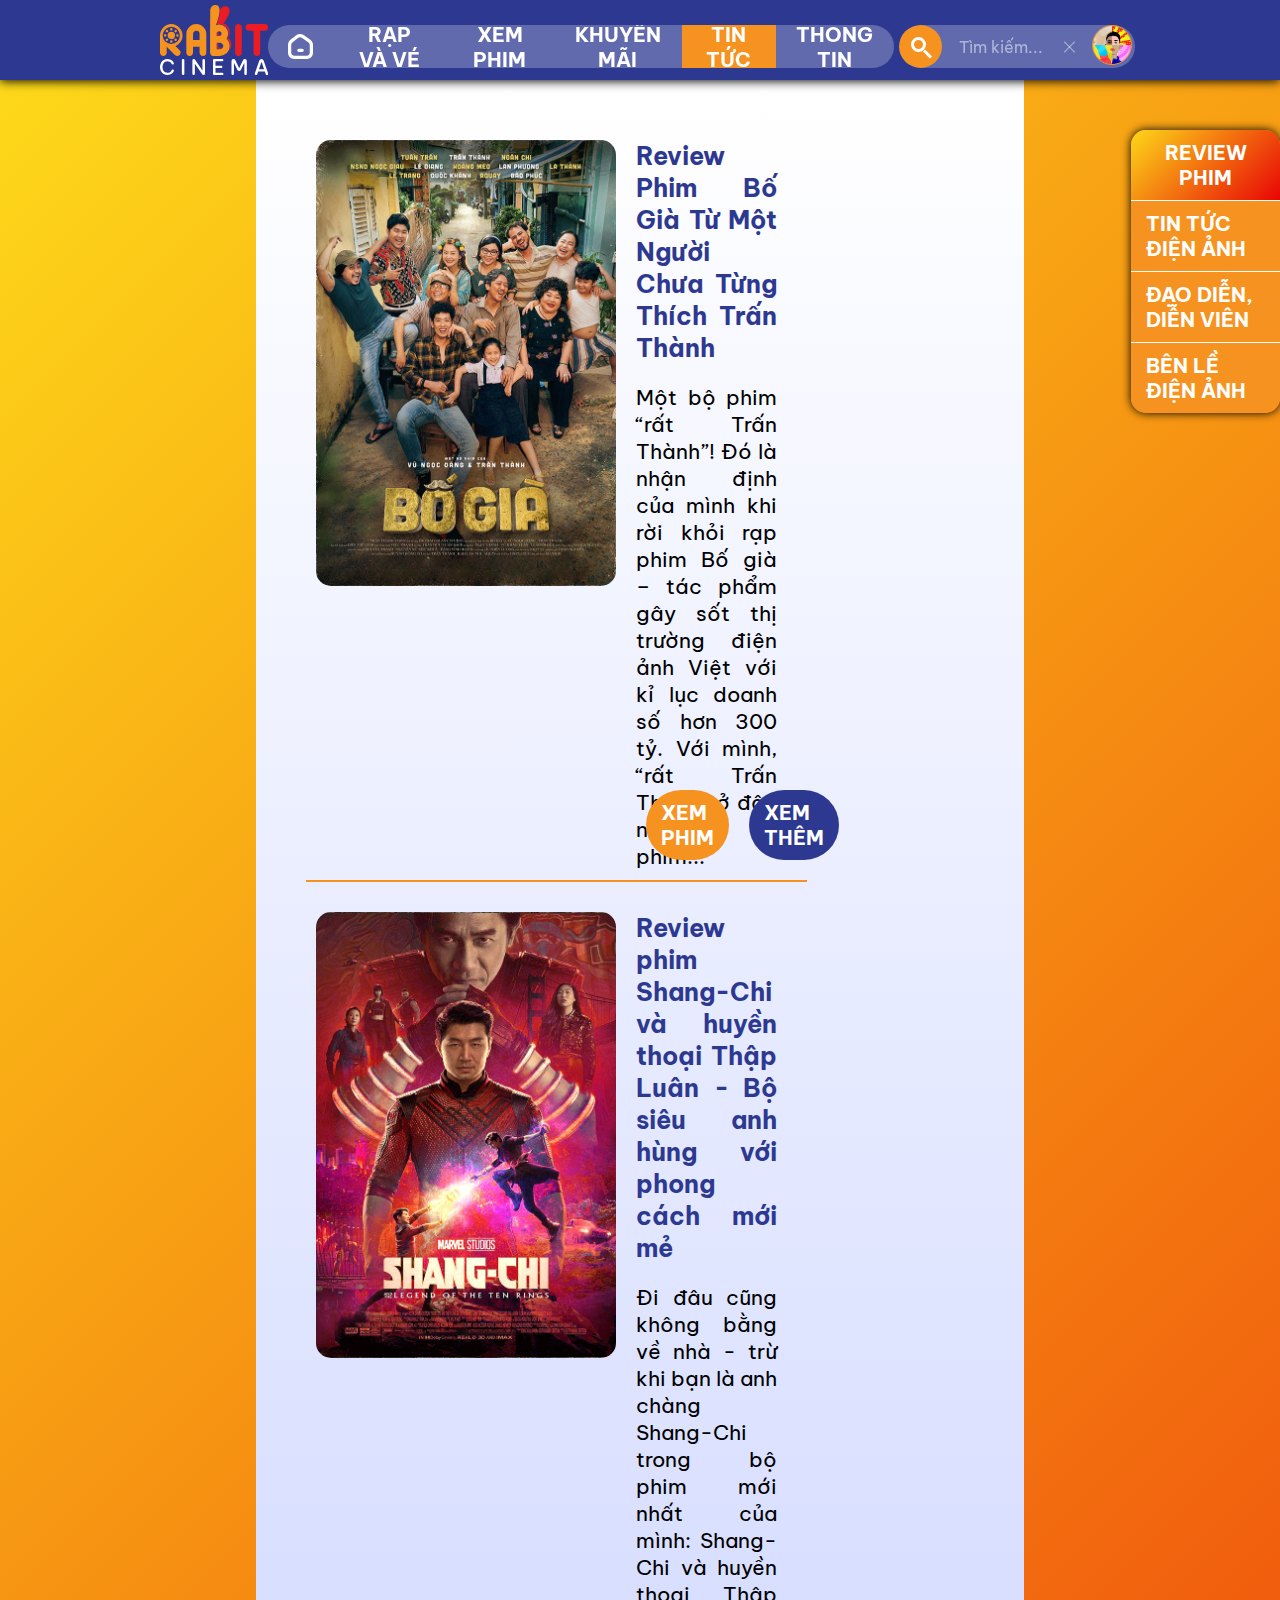
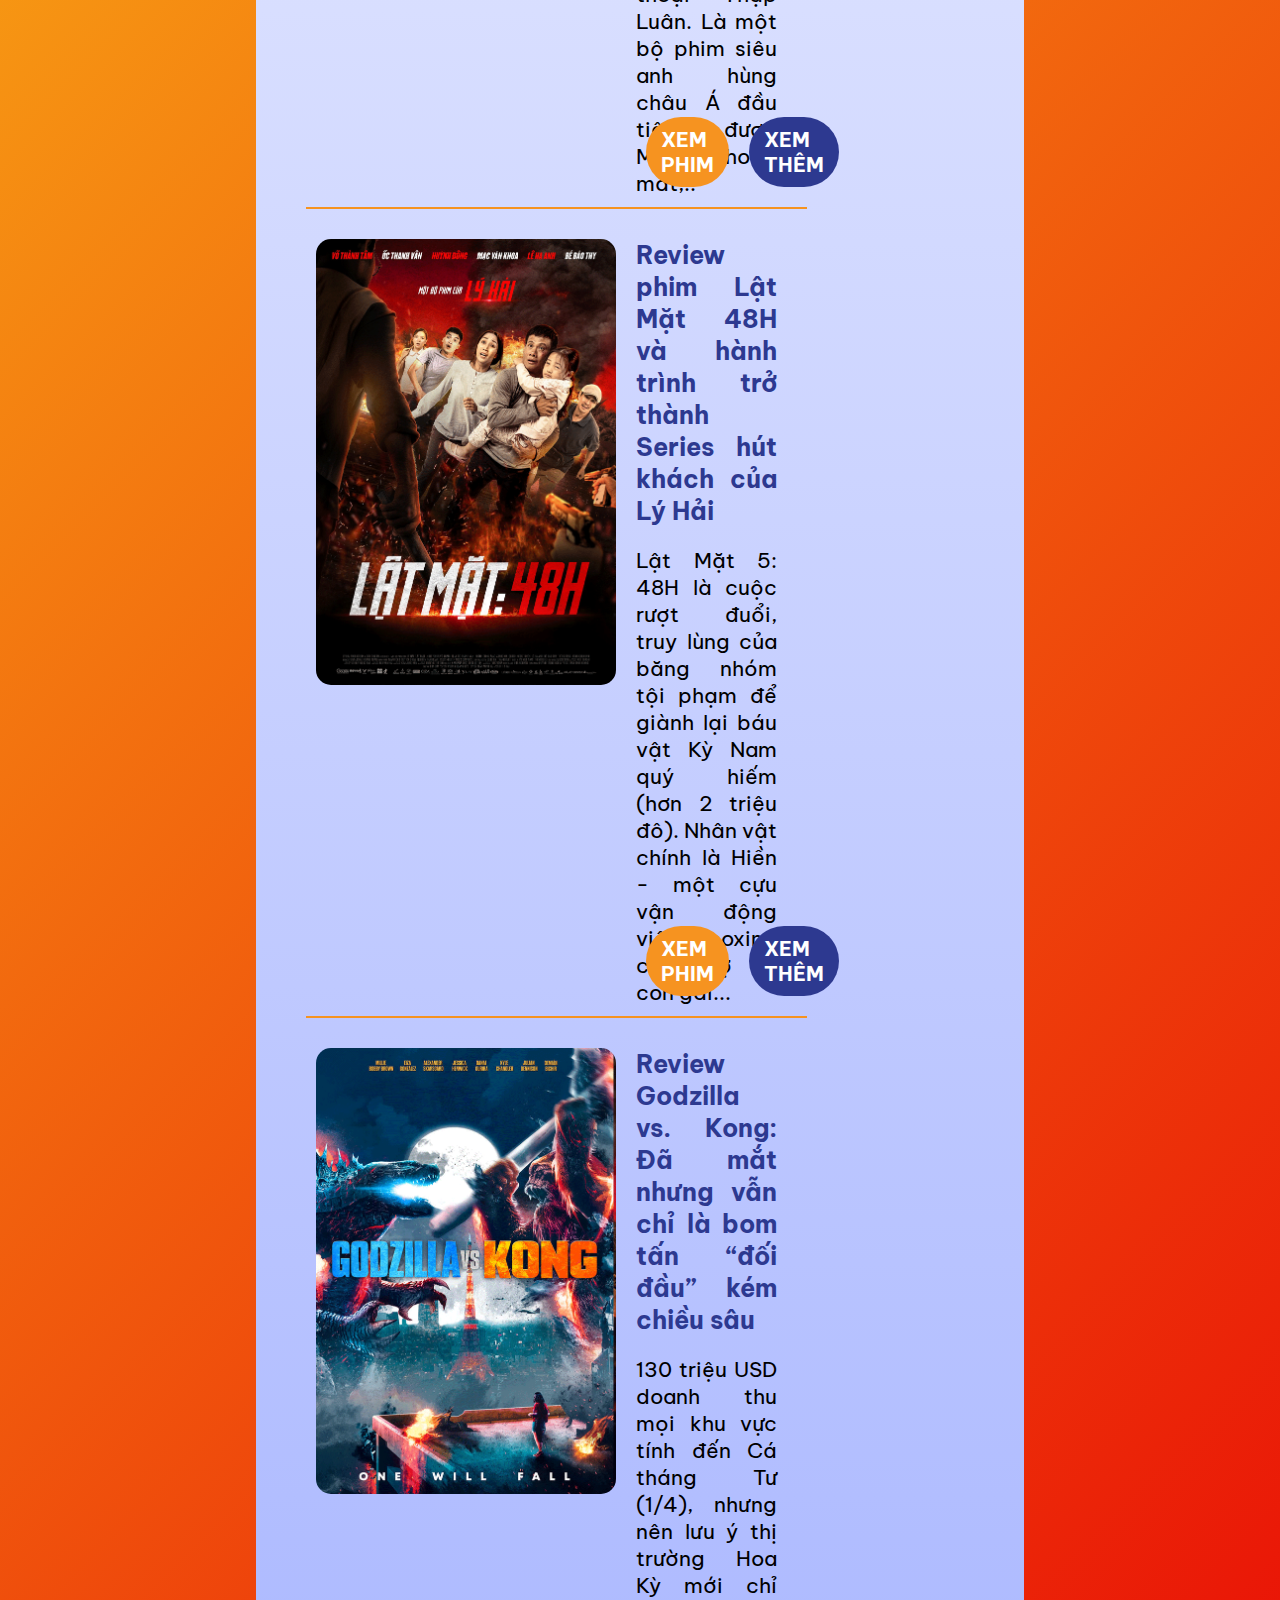
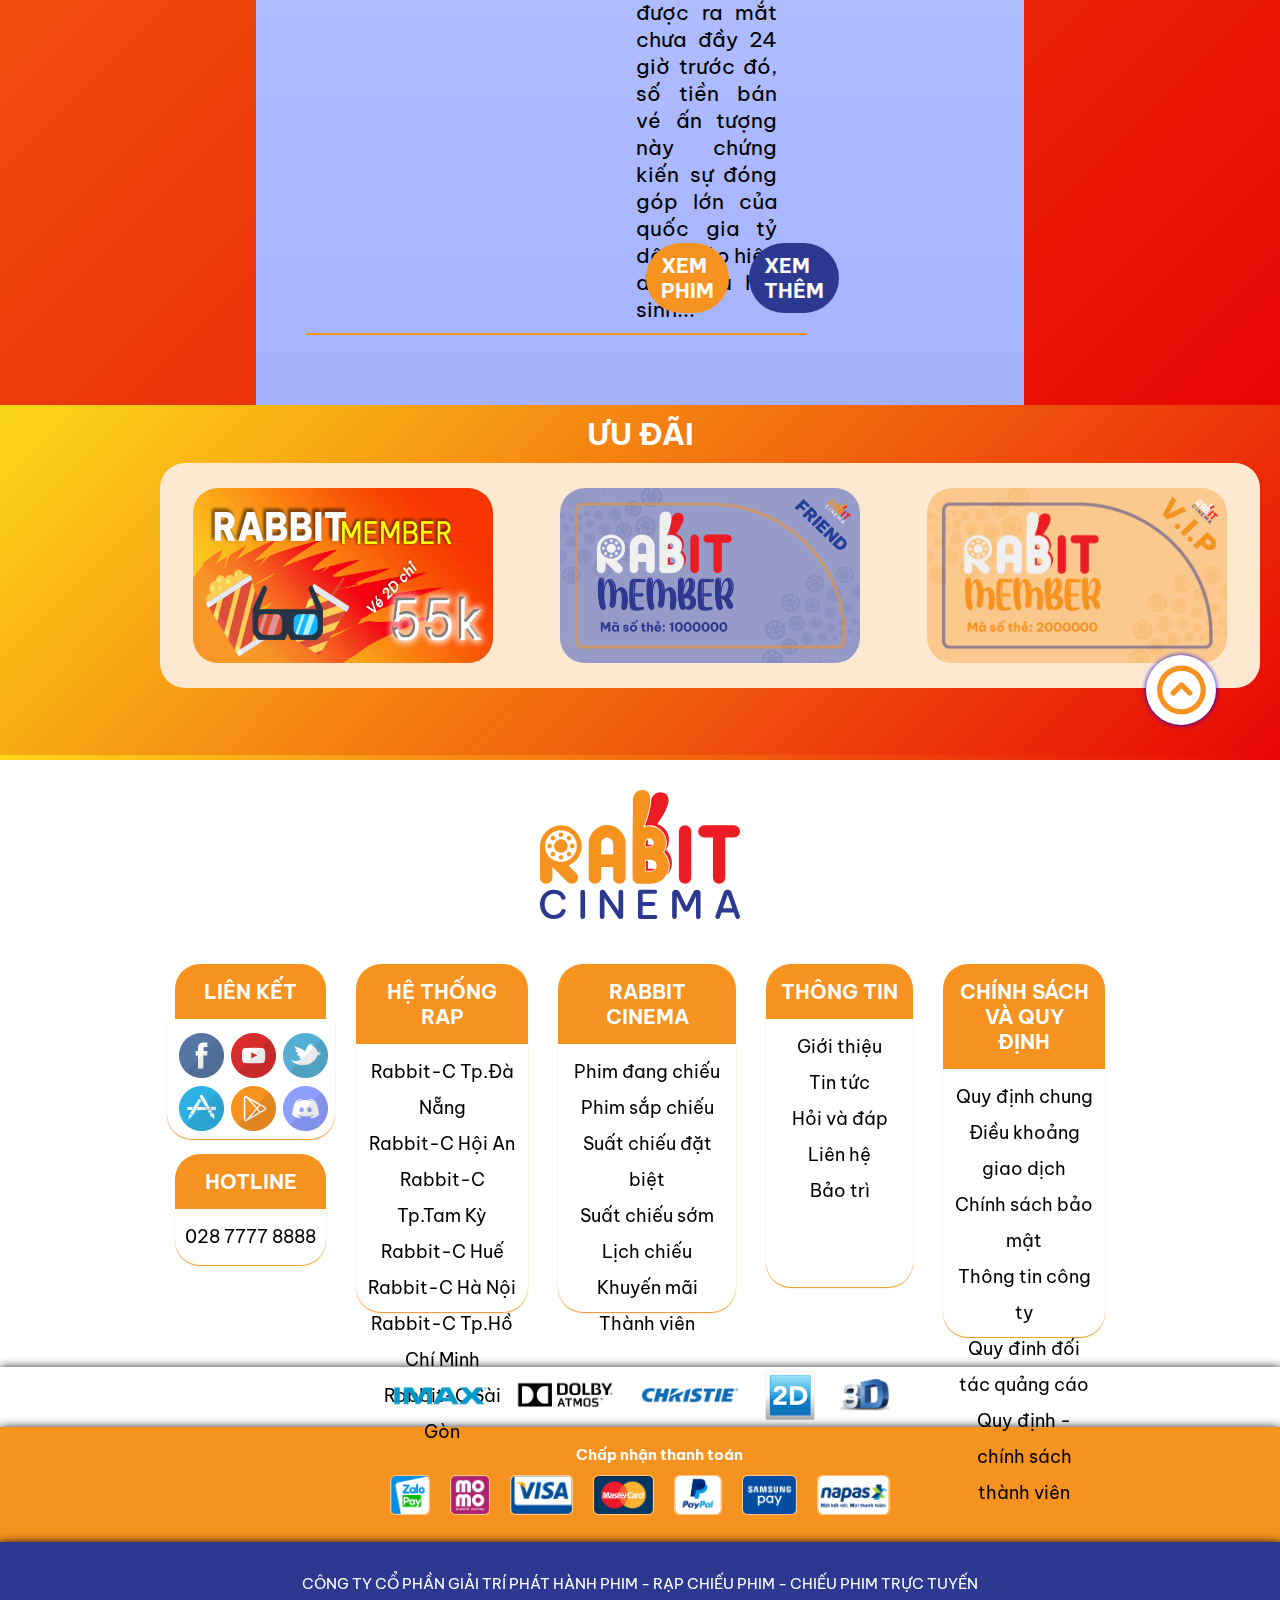
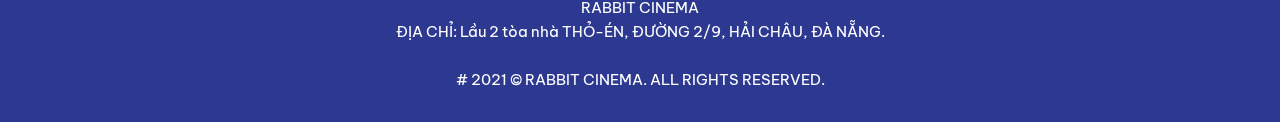
<file: reviewphim.html>
<!DOCTYPE html>
<html lang="vi">
<head>
    <meta charset="UTF-8">
    <meta http-equiv="X-UA-Compatible" content="IE=edge">
    <meta name="viewport" content="width=device-width, initial-scale=1.0">
    <link rel="stylesheet" href="css+js/style.css" type="text/css">
    <link rel="icon" href="image/Logo-icon.ico" type="image/x-icon">
    <meta name="description" content="Phạm Quốc Khánh - K13C01A006">
    <title>Rabbit Cinema : Review Phim</title>
</head>
<body>
<div id="wrapper">
    
    <div id="header" class="onscroll">
        <nav>
            <a class="logo" href="home.html">       
                <svg xmlns="http://www.w3.org/2000/svg" viewBox="0 0 1187 768.14">
                    <path
                        class="logo-text cinema-text-on"
                        d="M81.84,768.14q-20.46,0-35.75-7.47a74.63,74.63,0,0,1-25.51-20,87.57,87.57,0,0,1-15.41-28A99.8,99.8,0,0,1,0,680.86a100.94,100.94,0,0,1,5.17-31.93A87.47,87.47,0,0,1,20.58,620.8a73.52,73.52,0,0,1,25.51-19.87q15.3-7.35,35.75-7.35,16.78,0,28.85,4.36a67.34,67.34,0,0,1,20.24,11.14A65.48,65.48,0,0,1,144,623.44a68.2,68.2,0,0,1,7.36,14.47h0a11.58,11.58,0,0,1-10.94,15.39h-2.92a11.62,11.62,0,0,1-11-7.55,46.21,46.21,0,0,0-2.07-4.85,41.12,41.12,0,0,0-7.82-10.46,42.36,42.36,0,0,0-13.56-8.72q-8.4-3.57-21-3.56-13.56,0-23.79,5.28a50.69,50.69,0,0,0-17.13,14.24,61.29,61.29,0,0,0-10.23,20.21,80.58,80.58,0,0,0-3.33,23,79.31,79.31,0,0,0,3.33,22.85,62.83,62.83,0,0,0,10.23,20.22,50.1,50.1,0,0,0,17.13,14.35q10.23,5.28,23.79,5.28,12.65,0,21-3.56a41.09,41.09,0,0,0,13.56-8.84,42.6,42.6,0,0,0,7.82-10.57,46.21,46.21,0,0,0,2.07-4.85,11.63,11.63,0,0,1,11-7.55h3a11.58,11.58,0,0,1,10.92,15.45l0,.06A72.19,72.19,0,0,1,144,738.17a64.15,64.15,0,0,1-13.1,14.47,67.34,67.34,0,0,1-20.24,11.14Q98.63,768.13,81.84,768.14Zm158-13.87V607.45a13.8,13.8,0,0,1,13.81-13.79h0a13.8,13.8,0,0,1,13.82,13.79V754.27a13.8,13.8,0,0,1-13.82,13.79h0A13.8,13.8,0,0,1,239.89,754.27Zm115.43.19V609.94a16.37,16.37,0,0,1,16.38-16.36h0a16.38,16.38,0,0,1,13.53,7.14l80.83,118.35V607.26a13.69,13.69,0,0,1,13.69-13.68H480a13.69,13.69,0,0,1,13.69,13.68V751.59a16.55,16.55,0,0,1-16.56,16.55h0A16.57,16.57,0,0,1,463.48,761L382.71,643.82V754.46A13.69,13.69,0,0,1,369,768.14h0A13.69,13.69,0,0,1,355.32,754.46Zm226.17,1.77V605.49a11.92,11.92,0,0,1,11.92-11.91h90.2a11.92,11.92,0,0,1,11.92,11.91v.24a11.92,11.92,0,0,1-11.92,11.91h-74.5v49.77h63.64a11.92,11.92,0,0,1,11.92,11.92h0a11.92,11.92,0,0,1-11.92,11.91H609.11v52.84h75.68A11.92,11.92,0,0,1,696.71,756v.24a11.92,11.92,0,0,1-11.92,11.91H593.41A11.92,11.92,0,0,1,581.49,756.23Zm203-1.65V616A22.43,22.43,0,0,1,807,593.58h0a22.44,22.44,0,0,1,20.25,12.76l41.36,86.55,42.1-86.8a22.2,22.2,0,0,1,20-12.51h0a22.19,22.19,0,0,1,22.21,22.19V754.58a13.57,13.57,0,0,1-13.57,13.56h0a13.57,13.57,0,0,1-13.58-13.56v-120l-38.5,78.57a20.61,20.61,0,0,1-18.51,11.54h0a20.61,20.61,0,0,1-18.52-11.58l-38.51-79V754.58a13.57,13.57,0,0,1-13.58,13.56h0A13.57,13.57,0,0,1,784.52,754.58Zm256.92-4.6,48.75-139.68a24.94,24.94,0,0,1,23.55-16.72h0a24.93,24.93,0,0,1,23.54,16.69L1186.22,750a13.67,13.67,0,0,1-12.91,18.18h0a13.67,13.67,0,0,1-12.93-9.23L1150.09,729H1077.6l-10.28,29.93a13.69,13.69,0,0,1-12.94,9.23h0A13.66,13.66,0,0,1,1041.44,750Zm44.43-45.53h56L1114,623.07Z"
                    />
                    <path
                        class="logo-text cls-2"
                        d="M498.69,275.58a113.6,113.6,0,0,0-23.49-34.41,108.72,108.72,0,0,0-34.71-23.23,110,110,0,0,0-84.67,0,108.56,108.56,0,0,0-34.7,23.23,112.89,112.89,0,0,0-23.49,34.41,102.42,102.42,0,0,0-8.75,42.07V522a35.78,35.78,0,0,0,10.38,26,34.45,34.45,0,0,0,25.68,10.65,37,37,0,0,0,26.79-10.65,34.89,34.89,0,0,0,10.91-26V458.07h71.57V522a35.34,35.34,0,0,0,10.65,26q10.67,10.65,26.5,10.65A36.38,36.38,0,0,0,508,522V318.75S508,292.85,498.69,275.58ZM434.21,384.3H362.64v-65A35.1,35.1,0,0,1,373,293.89a33.72,33.72,0,0,1,25.14-10.65,36.37,36.37,0,0,1,36,36.05ZM226.13,403.76c14.29-20.62,21.37-44,21.37-70.3a117.64,117.64,0,0,0-10.12-48.28,129.88,129.88,0,0,0-27-39.43A133.72,133.72,0,0,0,171,219.33a114.5,114.5,0,0,0-46.51-9.86,118.23,118.23,0,0,0-48.67,10.12,131.35,131.35,0,0,0-39.3,27A122.8,122.8,0,0,0,10.12,286.2,124.45,124.45,0,0,0,0,333.46v188C0,532,3.54,540.89,10.86,548s15.8,10.61,25.67,10.61A36.53,36.53,0,0,0,62.83,548C70,540.89,73.7,532,73.7,521.43V458.6l89.61,89.63a37.73,37.73,0,0,0,51.94,0A34.56,34.56,0,0,0,223.1,536a39.78,39.78,0,0,0,0-27.92,34.6,34.6,0,0,0-7.85-12.28l-45.87-45.89C193,439.65,212,424.36,226.13,403.76Zm-35.72-2.84a94.2,94.2,0,0,1-132.31,0c-.34-.32-.68-.65-1-1a94,94,0,0,1-27-61c0-1.48-.07-3-.08-4.5,0-.22,0-.45,0-.68,0-1.9.09-3.87.19-5.76v-.76a94.09,94.09,0,0,1,27-59.65.29.29,0,0,1,.08-.08c.12-.13.25-.28.39-.42l.3-.28a1.19,1.19,0,0,1,.2-.19,93.84,93.84,0,0,1,65.46-27.12c.23,0,.47,0,.7,0s.46,0,.69,0a93.86,93.86,0,0,1,65.46,27.12l0,0,.46.44v0l.47.48a94.22,94.22,0,0,1-.47,132.82C190.75,400.6,190.59,400.76,190.41,400.92ZM70.51,333.79c0,.25,0,.5,0,.74a13.56,13.56,0,1,1,0-1.55C70.5,333.23,70.51,333.52,70.51,333.79Zm134.5,0a13.51,13.51,0,0,1-27,.75c0-.25,0-.49,0-.75s0-.55,0-.82v-.11a13.51,13.51,0,0,1,27,.93ZM86.8,295.19c-.16.19-.36.41-.55.6s-.37.34-.53.51a13.65,13.65,0,1,1,1.08-1.11Zm94.56,95.69a13.51,13.51,0,0,1-19.61-18.56c.16-.17.32-.35.51-.54l.59-.56.08-.07a13.51,13.51,0,0,1,18.43,19.73Zm-43.6-124.35A13.49,13.49,0,0,1,125.06,280c-.26,0-.53,0-.81,0l-.73,0a13.51,13.51,0,1,1,14.24-13.49Zm0,134.51a13.51,13.51,0,1,1-14.24-13.51h.73c.28,0,.55,0,.82,0h.12A13.5,13.5,0,0,1,137.76,401Zm43.6-105.25a13.5,13.5,0,0,1-18.51.55c-.2-.17-.4-.36-.59-.55s-.35-.37-.51-.54a13.51,13.51,0,1,1,19.61.54ZM86.25,390.88a13.51,13.51,0,1,1-.53-19.61c.16.18.35.34.53.51s.39.41.57.61l.08.07A13.52,13.52,0,0,1,86.25,390.88Zm78.27-57.09A40.27,40.27,0,0,1,84.05,336c0-.73,0-1.44,0-2.21s0-1.65.08-2.46V331a40.26,40.26,0,0,1,80.43,2.79Zm591,72.43a102.92,102.92,0,0,0-25-34.67q17.19-25.24,17.2-57a97.84,97.84,0,0,0-7.79-38.7A98.38,98.38,0,0,0,687,222.93a97.91,97.91,0,0,0-38.7-7.79,96,96,0,0,0-34.09,6.18C652.57,123.3,682.94,0,609.77,0c-63,0-58.38,69.37-58.38,69.37l-2,244.12V522.57a34.52,34.52,0,0,0,8.34,22.87c2.39,2.9,11.66,13.15,20.68,13.15h78.48A104,104,0,0,0,699.05,550a109.33,109.33,0,0,0,57.25-57.25,104.15,104.15,0,0,0,8.61-42.2A105.89,105.89,0,0,0,755.49,406.22ZM621.92,314.58a26.69,26.69,0,0,1,7.53-18.82,24.67,24.67,0,0,1,18.81-8.06,25.51,25.51,0,0,1,19.08,8.06,26.28,26.28,0,0,1,7.79,18.82,26.62,26.62,0,0,1-26.87,26.87H621.92Zm60.74,160.71q-10.2,10.2-25.27,10.21H622.46V415.62h34.93q15,0,25.27,10.21a35,35,0,0,1,0,49.46Z"
                    />
                    <path
                        class="logo-text cls-3"
                        d="M897.57,246.2V521.93a35.39,35.39,0,0,1-10.67,26,34.8,34.8,0,0,1-25.44,10.66q-15.87,0-26.54-10.66a35.42,35.42,0,0,1-10.66-26V246.2a35.69,35.69,0,0,1,10.66-25.71q10.67-10.94,26.54-11,14.74,0,25.44,11A35.66,35.66,0,0,1,897.57,246.2Zm278.78-25.8q-10.65-10.93-26.5-10.93H975.56a34.81,34.81,0,0,0-25.94,10.93A36.2,36.2,0,0,0,939,246.62q0,15.86,10.67,26.24a35.79,35.79,0,0,0,25.94,10.38h50.8v238.2q0,15.84,10.39,26.5T1063,558.59q15.87,0,26.24-10.65t10.38-26.5V283.24h50.26q15.83,0,26.5-10.38T1187,246.62A36.3,36.3,0,0,0,1176.35,220.4ZM666.25,325.5H640V298.63a30.26,30.26,0,0,1,.35-4.4,19.64,19.64,0,0,0-7.16,5A21.59,21.59,0,0,0,627,314.58v21.84h21.27a20.88,20.88,0,0,0,15.53-6.31,23.22,23.22,0,0,0,3.61-4.68A6.13,6.13,0,0,1,666.25,325.5Zm107.27,64.8a102.83,102.83,0,0,0-25-34.67q17.22-25.31,17.23-57a99.61,99.61,0,0,0-29.07-70.4A99.21,99.21,0,0,0,705,207a95.59,95.59,0,0,0-9.93-3.61c56.36-75.51,99.85-166.87,37.6-186.3C688.25,3.3,667.76,36.34,660.1,54.7c.78,34.67-13.14,94.69-37.45,158.64a104.7,104.7,0,0,1,99.54,27.23,104.73,104.73,0,0,1,22.33,33.32,103.28,103.28,0,0,1,8.22,40.69A104.49,104.49,0,0,1,737,370.73a112.25,112.25,0,0,1,32.9,79.83,109.07,109.07,0,0,1-9,44.24,113.19,113.19,0,0,1-6.67,13,110.28,110.28,0,0,0,20.06-31,103.27,103.27,0,0,0,8.58-42.18A106.27,106.27,0,0,0,773.52,390.3Zm-98.13,79.26H640.44V420.64h-13v59.84h29.92c8.72,0,15.88-2.91,21.69-8.72a20.76,20.76,0,0,0,2.34-2.69A33.86,33.86,0,0,1,675.39,469.56Z"
                    />
                </g>
            </g>
                </svg>
            </a>
            <div class="nav-menu">
                <ul id="menu">
                    <li><a href="home.html">
                        <svg class="home-svg" width="25" height="25" viewBox="0 0 25 25">
                        <path d="M14.1304 17.9372C15.0309 17.9372 15.7609 17.2064 15.7609 16.3048C15.7609 15.4033 15.0309 14.6725 14.1304 14.6725H10.8696C9.9691 14.6725 9.23913 15.4033 9.23913 16.3048C9.23913 17.2064 9.9691 17.9372 10.8696 17.9372H14.1304Z"/>
                        <path fill-rule="evenodd" clip-rule="evenodd" d="M15.6306 1.05966C14.5349 0.291717 13.1856 -0.0278296 11.9197 0.00188897C10.6538 0.0316066 9.31908 0.414221 8.25988 1.23903L2.40118 5.8097C1.66506 6.38308 1.08219 7.20116 0.685715 8.01021C0.289469 8.81877 0 9.77974 0 10.7112V18.7752C0 22.1964 2.77929 25 6.20652 25H18.7935C22.2182 25 25 22.199 25 18.7861V10.8636C25 9.87391 24.6804 8.86299 24.2402 8.01875C23.8004 7.17528 23.1558 6.33608 22.3472 5.77122L22.3453 5.7699L15.6306 1.05966ZM10.2622 3.81579C10.6704 3.49808 11.2921 3.28228 11.9961 3.26575C12.7 3.24923 13.3341 3.43554 13.7601 3.73385L20.4775 8.44599L20.4808 8.4483C20.7473 8.63432 21.0803 9.01332 21.3495 9.52951C21.6185 10.0456 21.7391 10.5365 21.7391 10.8636V18.7861C21.7391 20.4009 20.4122 21.7352 18.7935 21.7352H6.20652C4.59027 21.7352 3.26087 20.4034 3.26087 18.7752V10.7112C3.26087 10.413 3.36814 9.94833 3.6132 9.44827C3.85793 8.94887 4.16126 8.57511 4.40316 8.38674L10.2622 3.81579Z"/>
                        </svg>
                    </a></li>
                    <li><a href="rapvave.html">Rạp và vé</a></li>
                    <li><a href="xemphim.html">Xem phim</a></li>
                    <li><a href="khuyenmai.html">Khuyến mãi</a></li>
                    <li class="active-li"><a href="#">Tin tức</a>
                        <ul class="sub-menu">
                            <li><a href="reviewphim.html">Review Phim</a></li>
                            <li><a href="tintucdienanh.html">Tin tức điện ảnh</a></li>
                            <li><a href="#">Đạo diễn, diễn viên</a></li>
                            <li><a href="#">Bên lề điện ảnh</a></li>
                        </ul>
                    </li>
                    <li><a href="#">Thông tin</a>
                        <ul class="sub-menu">
                            <li><a href="gioithieu.html">Giới thiệu</a></li>
                            <li><a href="#">Hỗ trợ</a></li>
                            <li><a href="#">Hướng dẫn</a></li>
                            <li><a href="#">Liên hệ</a></li>
                        </ul>
                    </li>
                </ul>
                <div class="search">
                    <div class="icon"></div>
                    <div class="input">
                        <input type="text" placeholder="Tìm kiếm..." id="mysearch">
                    </div>
                    <span class="clear" onclick="document.getElementById('mysearch').value = ''"></span>
                </div>
                <div class="member">
                    <div class="member-icon" href=""><img src="image/avatar-member.gif" alt="avater" width="50px" height="50px"></div>
                    <ul class="menu-member">
                        <li>
                            <svg width="25px" height="25px" xmlns="http://www.w3.org/2000/svg" viewBox="0 0 512 512"><path d="M416 448h-84c-6.6 0-12-5.4-12-12v-40c0-6.6 5.4-12 12-12h84c17.7 0 32-14.3 32-32V160c0-17.7-14.3-32-32-32h-84c-6.6 0-12-5.4-12-12V76c0-6.6 5.4-12 12-12h84c53 0 96 43 96 96v192c0 53-43 96-96 96zm-47-201L201 79c-15-15-41-4.5-41 17v96H24c-13.3 0-24 10.7-24 24v96c0 13.3 10.7 24 24 24h136v96c0 21.5 26 32 41 17l168-168c9.3-9.4 9.3-24.6 0-34z"></path></svg>
                            <a href="dangnhap.html">Đăng nhập</a></li>
                        <li>
                            <svg width="30px" height="20px" xmlns="http://www.w3.org/2000/svg" viewBox="0 0 512 512"><path d="M624 208h-64v-64c0-8.8-7.2-16-16-16h-32c-8.8 0-16 7.2-16 16v64h-64c-8.8 0-16 7.2-16 16v32c0 8.8 7.2 16 16 16h64v64c0 8.8 7.2 16 16 16h32c8.8 0 16-7.2 16-16v-64h64c8.8 0 16-7.2 16-16v-32c0-8.8-7.2-16-16-16zm-400 48c70.7 0 128-57.3 128-128S294.7 0 224 0 96 57.3 96 128s57.3 128 128 128zm89.6 32h-16.7c-22.2 10.2-46.9 16-72.9 16s-50.6-5.8-72.9-16h-16.7C60.2 288 0 348.2 0 422.4V464c0 26.5 21.5 48 48 48h352c26.5 0 48-21.5 48-48v-41.6c0-74.2-60.2-134.4-134.4-134.4z"></path></svg>
                            <a href="dangky.html">Đăng ký</a></li>
                        <li><a href="">Tìm hiểu thêm</a></li>
                    </ul>
                </div>
                
            </div>
        </nav>
    </div>
    <div class="top-trang-dau"></div>
    <div id="content">
        <div class="reviewphim-block">
            <div class="reviewphim-grid">
                <ul class="tintuc-menu">
                    <li class="tintuc-menu-active"><a href="reviewphim.html">Review Phim</a></li>
                    <li><a href="tintucdienanh.html">Tin tức điện ảnh</a></li>
                    <li><a href="#">Đạo diễn, diễn viên</a></li>
                    <li><a href="#">Bên lề điện ảnh</a></li>
                </ul>
                <div class="reviewphim-main">
                    <div class="reviewphim-img"><img src="image/content/poster-1.gif" alt="">
                        <ul class="reviewphim-img-info">
                            <li>Bố già</li>
                            <li>Điểm: 9/10</li>
                        </ul>
                    </div>
                    <div class="reviewphim-content">
                        <span>Review Phim Bố Già Từ Một Người Chưa Từng Thích Trấn Thành</span><br><br>
                        <p>Một bộ phim “rất Trấn Thành”! Đó là nhận định của mình khi rời khỏi rạp phim Bố già – tác phẩm gây sốt thị trường điện ảnh Việt với kỉ lục doanh số hơn 300 tỷ. Với mình, “rất Trấn Thành” ở đây nghĩa là phim...</p>
                        <div class="reviewphim-nutbam">
                            <a href="phimchitiet1.html">Xem Phim</a>
                            <a href="reviewphim2.html">Xem thêm</a>
                        </div>
                    </div>
                </div>
                <div class="reviewphim-main">
                    <div class="reviewphim-img"><img src="image/content/poster-2.gif" alt="">
                        <ul class="reviewphim-img-info">
                            <li>Shang-Chi</li>
                            <li>Điểm: 8/10</li>
                        </ul>
                    </div>
                    <div class="reviewphim-content">
                        <span>Review phim Shang-Chi và huyền thoại Thập Luân - Bộ siêu anh hùng với phong cách mới mẻ</span><br><br>
                        <p>Đi đâu cũng không bằng về nhà - trừ khi bạn là anh chàng Shang-Chi trong bộ phim mới nhất của mình: Shang-Chi và huyền thoại Thập Luân. Là một bộ phim siêu anh hùng châu Á đầu tiên được Marvel cho ra mắt,..</p>
                        <div class="reviewphim-nutbam">
                            <a href="phimchitiet1.html">Xem Phim</a>
                            <a href="reviewphim2.html">Xem thêm</a>
                        </div>
                    </div>
                </div>
                <div class="reviewphim-main">
                    <div class="reviewphim-img"><img src="image/content/poster-3.gif" alt="">
                        <ul class="reviewphim-img-info">
                            <li>Lật Mặt 5: 48H</li>
                            <li>Điểm: 8/10</li>
                        </ul>
                    </div>
                    <div class="reviewphim-content">
                        <span>Review phim Lật Mặt 48H và hành trình trở thành Series hút khách của Lý Hải</span><br><br>
                        <p>Lật Mặt 5: 48H là cuộc rượt đuổi, truy lùng của băng nhóm tội phạm để giành lại báu vật Kỳ Nam quý hiếm (hơn 2 triệu đô). Nhân vật chính là Hiền - một cựu vận động viên boxing cùng vợ và con gái...</p>
                        <div class="reviewphim-nutbam">
                            <a href="phimchitiet1.html">Xem Phim</a>
                            <a href="reviewphim2.html">Xem thêm</a>
                        </div>
                    </div>
                </div>
                <div class="reviewphim-main">
                    <div class="reviewphim-img"><img src="image/content/poster-4.gif" alt="">
                        <ul class="reviewphim-img-info">
                            <li>Godzilla vs. Kong</li>
                            <li>Điểm: 7/10</li>
                        </ul>
                    </div>
                    <div class="reviewphim-content">
                        <span>Review Godzilla vs. Kong: Đã mắt nhưng vẫn chỉ là bom tấn “đối đầu” kém chiều sâu</span><br><br>
                        <p>130 triệu USD doanh thu mọi khu vực tính đến Cá tháng Tư (1/4), nhưng nên lưu ý thị trường Hoa Kỳ mới chỉ được ra mắt chưa đầy 24 giờ trước đó, số tiền bán vé ấn tượng này chứng kiến sự đóng góp lớn của quốc gia tỷ dân, báo hiệu dấu hiệu hồi sinh...</p>
                        <div class="reviewphim-nutbam">
                            <a href="phimchitiet1.html">Xem Phim</a>
                            <a href="reviewphim2.html">Xem thêm</a>
                        </div>
                    </div>
                </div>
            </div>
            
        </div>
        <div class="uudai">
            <div class="uudai-grid">
                <div class="h4"><h4>Ưu đãi</h4></div>
                <div class="uudai-main">
                    <div id="uudai-slide">
                        <div class="uudai-pack">
                            <div class="uudai-content"><a href="#"><img src="image/content/Khuyenmai-mini-1.gif" alt=""></a></div>
                            <div class="uudai-content"><a href="#"><img src="image/content/member-1.png" alt=""></a></div>
                            <div class="uudai-content"><a href="#"><img src="image/content/member-2.png" alt=""></a></div>
                        </div>
                    </div>
                </div>
            </div>
        </div>
        <a href="#top" class="svg-nutlen">
            <svg width="50" height="50" viewBox="0 0 41 40" fill="none" xmlns="http://www.w3.org/2000/svg">
            <path d="M12.5217 21.0562C11.6848 21.893 11.6848 23.2498 12.5217 24.0866C13.3585 24.9235 14.7153 24.9235 15.5521 24.0866L20.894 18.7447L26.2359 24.0866C27.0728 24.9235 28.4296 24.9235 29.2664 24.0866C30.1032 23.2498 30.1032 21.893 29.2664 21.0562L22.4093 14.199C21.5724 13.3622 20.2156 13.3622 19.3788 14.199L12.5217 21.0562Z"/>
            <path fill-rule="evenodd" clip-rule="evenodd" d="M0.894042 20C0.894043 31.0457 9.84835 40 20.894 40C31.9397 40 40.894 31.0457 40.894 20C40.894 8.9543 31.9397 -5.50968e-07 20.894 -6.81453e-08C9.84835 4.14677e-07 0.894042 8.95431 0.894042 20ZM20.894 35.7143C12.2153 35.7143 5.17976 28.6788 5.17976 20C5.17976 11.3212 12.2153 4.28571 20.894 4.28571C29.5728 4.28571 36.6083 11.3212 36.6083 20C36.6083 28.6788 29.5728 35.7143 20.894 35.7143Z"/>
            </svg>
        </a>
    </div>
    <div id="footer">
        <div class="footer-up">
            <div class="line-footer"></div>
            <div class="logo-f"><img src="image/Logo.svg" width="200" alt=""></div>
            <div class="content-f">
                <div class="lienhe">
                    <div class="h3"><h3>Liên kết</h3></div>
                    <div class="icon-app">
                        <a href="https://www.facebook.com/khanh.292/" target="_blank"><img src="image/footer/facebook.png" alt="facebook"></a>
                        <a href="https://www.youtube.com/channel/UC-Fu8DxUmCnJZvYes__D-Og" target="_blank"><img src="image/footer/Youtube.png" alt="Youtube"></a>
                        <a href="https://twitter.com/khanhkun292" target="_blank"><img src="image/footer/twitter.png" alt="twitter"></a>
                        <a href="#" target="_blank"><img src="image/footer/appstore.png" alt="appstore"></a>
                        <a href="#" target="_blank"><img src="image/footer/chplay.png" alt="appstore"></a>
                        <a href="#" target="_blank"><img src="image/footer/discord.png" alt="discord"></a>
                    </div>
                    <div class="h3"><h3>Hotline</h3></div>
                    <div><h6>028 7777 8888</h6></div>
                </div>
                <div class="hethongrap">
                    <div class="h3"><h3>Hệ thống rap</h3></div>
                    <div class="list-footer">
                        <ul>
                            <li><a href="#"><h6>Rabbit-C Tp.Đà Nẵng</h6></a></li>
                            <li><a href="#"><h6>Rabbit-C Hội An</h6></a></li>
                            <li><a href="#"><h6>Rabbit-C Tp.Tam Kỳ</h6></a></li>
                            <li><a href="#"><h6>Rabbit-C Huế</h6></a></li>
                            <li><a href="#"><h6>Rabbit-C Hà Nội</h6></a></li>
                            <li><a href="#"><h6>Rabbit-C Tp.Hồ Chí Minh
                            </h6></a></li>
                            <li><a href=""><h6>Rabbit-C Sài Gòn</h6></a></li>
                        </ul>
                    </div>
                </div>
                <div class="rabbitcinema">
                    <div class="h3"><h3>Rabbit Cinema</h3></div>
                    <div class="list-footer">
                        <ul>
                            <li><a href="home.html"><h6>Phim đang chiếu</h6></a></li>
                            <li><a href="home.html"><h6>Phim sắp chiếu</h6></a></li>
                            <li><a href="home.html"><h6>Suất chiếu đặt biệt</h6></a></li>
                            <li><a href="home.html"><h6>Suất chiếu sớm</h6></a></li>
                            <li><a href="xemphim.html"><h6>Lịch chiếu</h6></a></li>
                            <li><a href="khuyenmai.html"><h6>Khuyến mãi</h6></a></li>
                            <li><a href="dangnhap.html"><h6>Thành viên</h6></a></li>
                        </ul>
                    </div>
                </div>
                <div class="thongtin">
                    <div class="h3"><h3>Thông tin</h3></div>
                    <div class="list-footer">
                        <ul>
                            <li><a href="gioithieu.html"><h6>Giới thiệu</h6></a></li>
                            <li><a href="tintucdienanh.html"><h6>Tin tức</h6></a></li>
                            <li><a href="#"><h6>Hỏi và đáp</h6></a></li>
                            <li><a href="#"><h6>Liên hệ</h6></a></li>
                            <li><a href="#"><h6>Bảo trì</h6></a></li>
                        </ul>
                    </div>
                </div>
                <div class="chinhsach">
                    <div class="h3"><h3>Chính sách và quy định</h3></div>
                    <div class="list-footer">
                        <ul>
                            <li><a href="#"><h6>Quy định chung</h6></a></li>
                            <li><a href="#"><h6>Điều khoảng giao dịch</h6></a></li>
                            <li><a href="#"><h6>Chính sách bảo mật</h6></a></li>
                            <li><a href="#"><h6>Thông tin công ty</h6></a></li>
                            <li><a href="#"><h6>Quy đinh đối tác quảng cáo</h6></a></li>
                            <li><a href="#"><h6>Quy định - chính sách thành viên</h6></a></li>
                        </ul>
                    </div>
                </div>
            </div>
        </div>
        <div class="footer-down-1">
            <div class="congnghe">
                <a href="#"><img src="image/footer/congnghe-1.png" width="100px" height="auto" alt="IMAX"></a>
                <a href="#"><img src="image/footer/congnghe-2.png" width="100px" height="auto" alt="DOLBY"></a>
                <a href="#"><img src="image/footer/congnghe-3.png" width="100px" height="auto" alt="CHRISETIE"></a>
                <a href="#"><img src="image/footer/congnghe-4.png" width="50px" height="auto" alt="2D"></a>
                <a href="#"><img src="image/footer/congnghe-5.png" width="50px" height="auto" alt="3D"></a>
            </div>
        </div>
        <div class="footer-down-2">
            <div class="text-f1">
                <p>Chấp nhận thanh toán</p>
            </div>
            <div class="thanhtoan">
                <a href="#"><img src="image/footer/thanhtoan-1.png" alt="Zalopay"></a>
                <a href="#"><img src="image/footer/thanhtoan-2.png" alt="Momo"></a>
                <a href="#"><img src="image/footer/thanhtoan-3.png" alt="Visa"></a>
                <a href="#"><img src="image/footer/thanhtoan-4.png" alt="Marter"></a>
                <a href="#"><img src="image/footer/thanhtoan-5.png" alt="Paypay"></a>
                <a href="#"><img src="image/footer/thanhtoan-6.png" alt="Samsumg"></a>
                <a href="#"><img src="image/footer/thanhtoan-7.png" alt="napasx"></a>
            </div>
        </div>
        <div class="footer-down-3">
            <div class="copyright">
                <p>
                    CÔNG TY CỔ PHẦN GIẢI TRÍ PHÁT HÀNH PHIM - RẠP CHIẾU PHIM -
                    CHIẾU PHIM TRỰC TUYẾN <span>RABBIT CINEMA</span><br>
                    ĐỊA CHỈ: Lầu 2 tòa nhà THỎ-ÉN, ĐƯỜNG 2/9, HẢI CHÂU, ĐÀ NẴNG.<br><br>#
                    2021 © RABBIT CINEMA. ALL RIGHTS RESERVED.
                </p>
            </div>
        </div>

    </div>
    

</div>

</body>
</html>
</file>
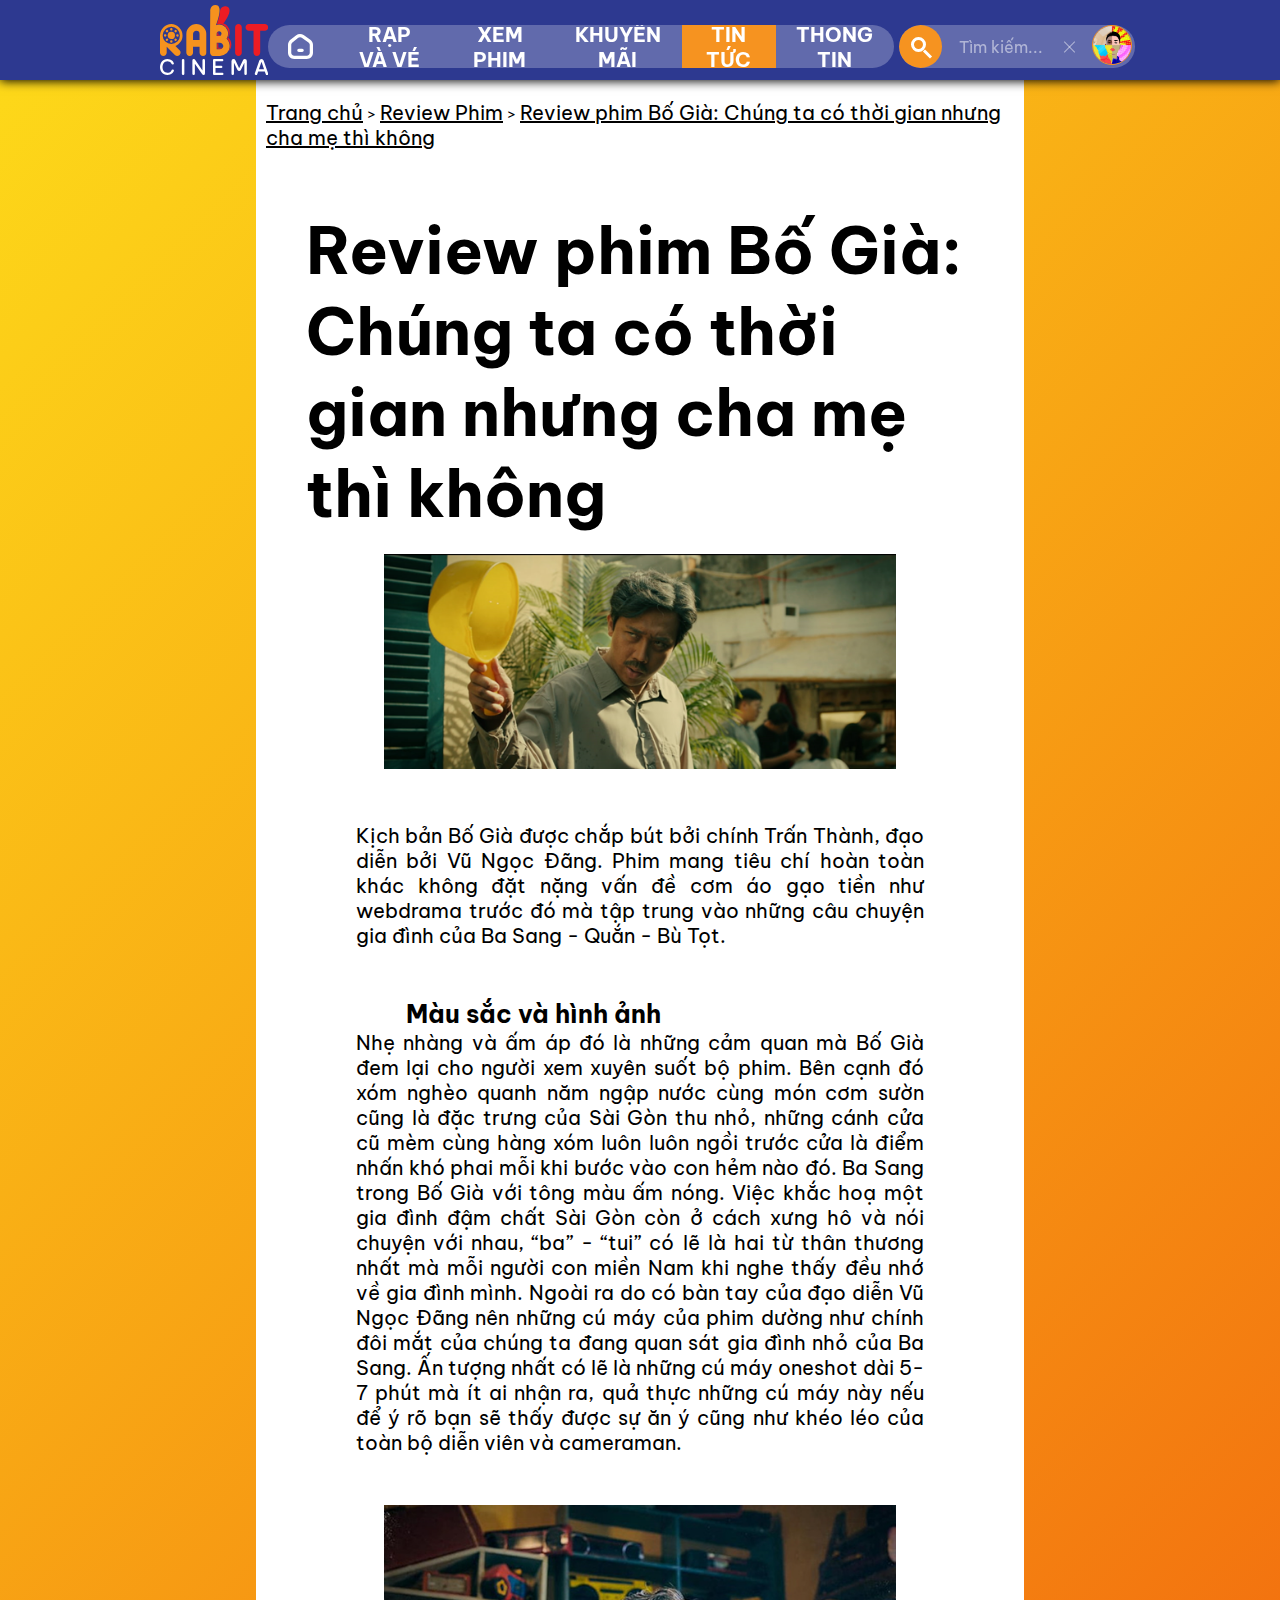
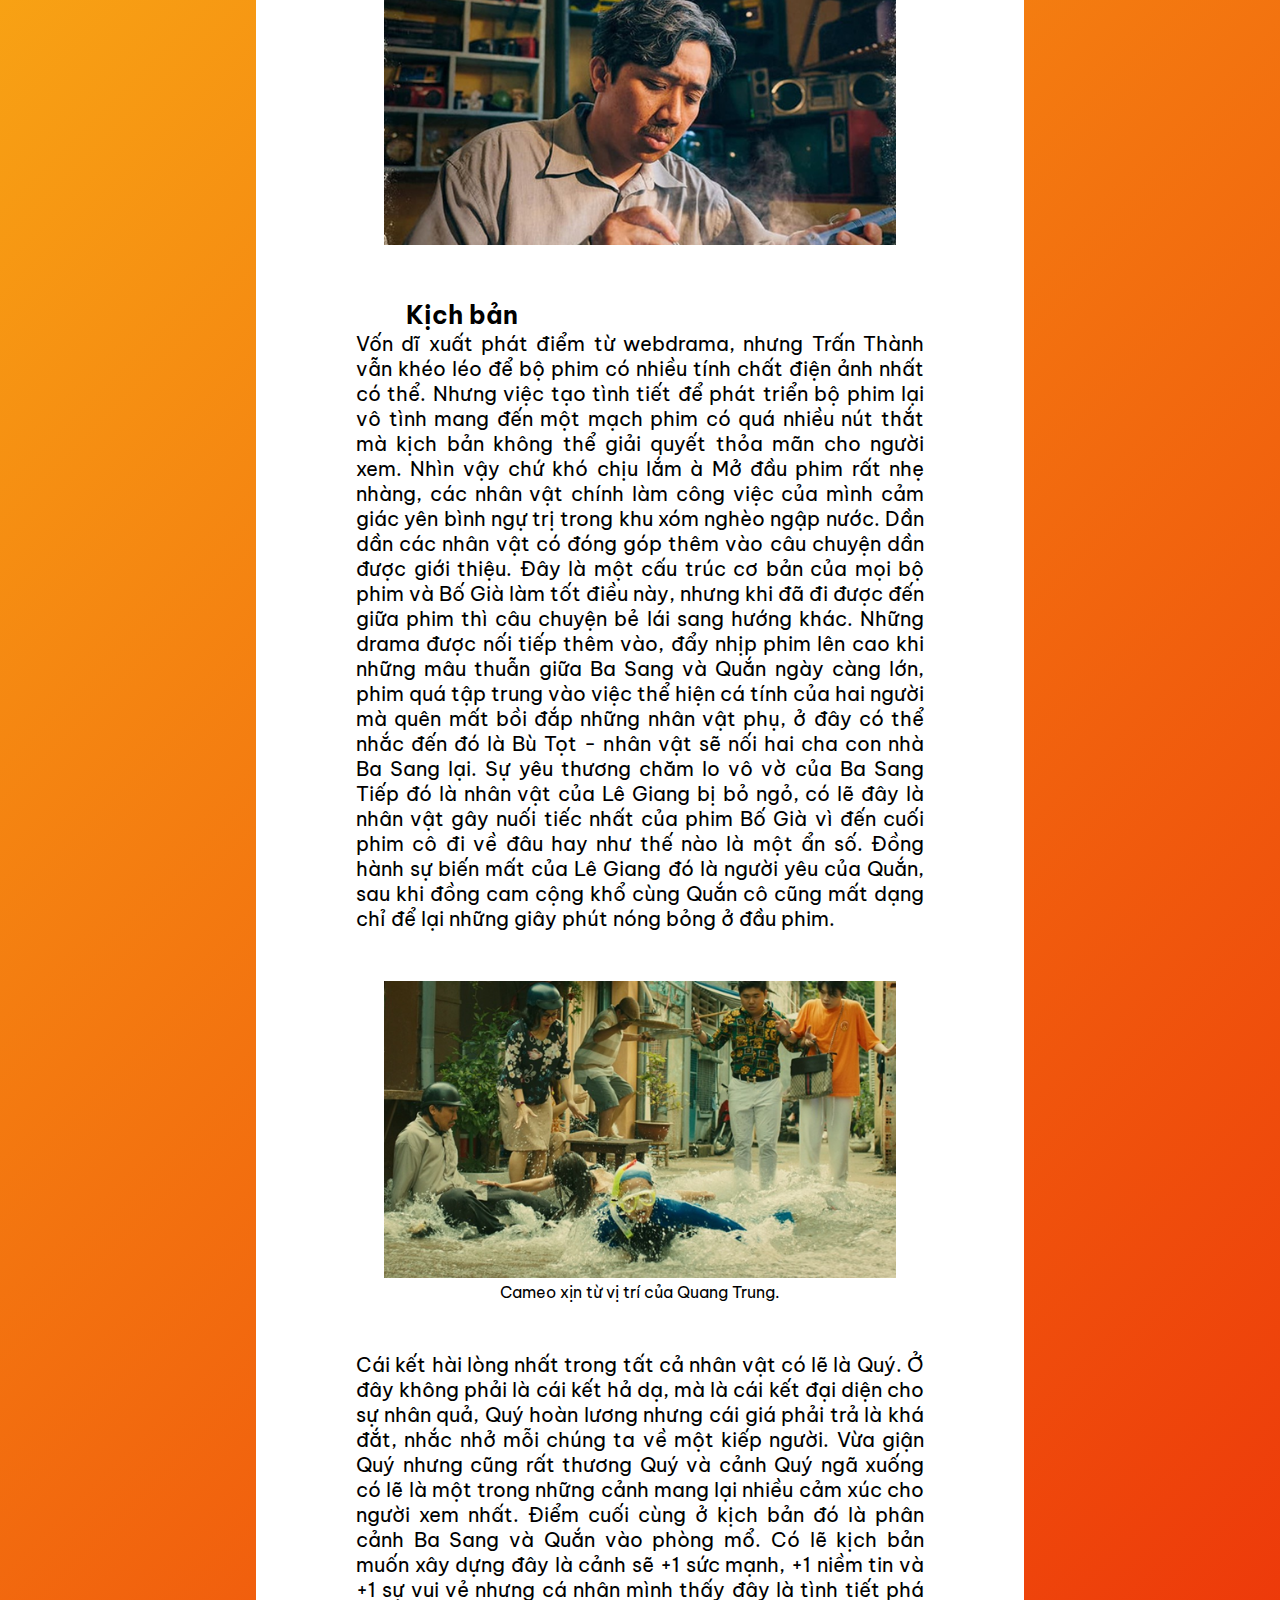
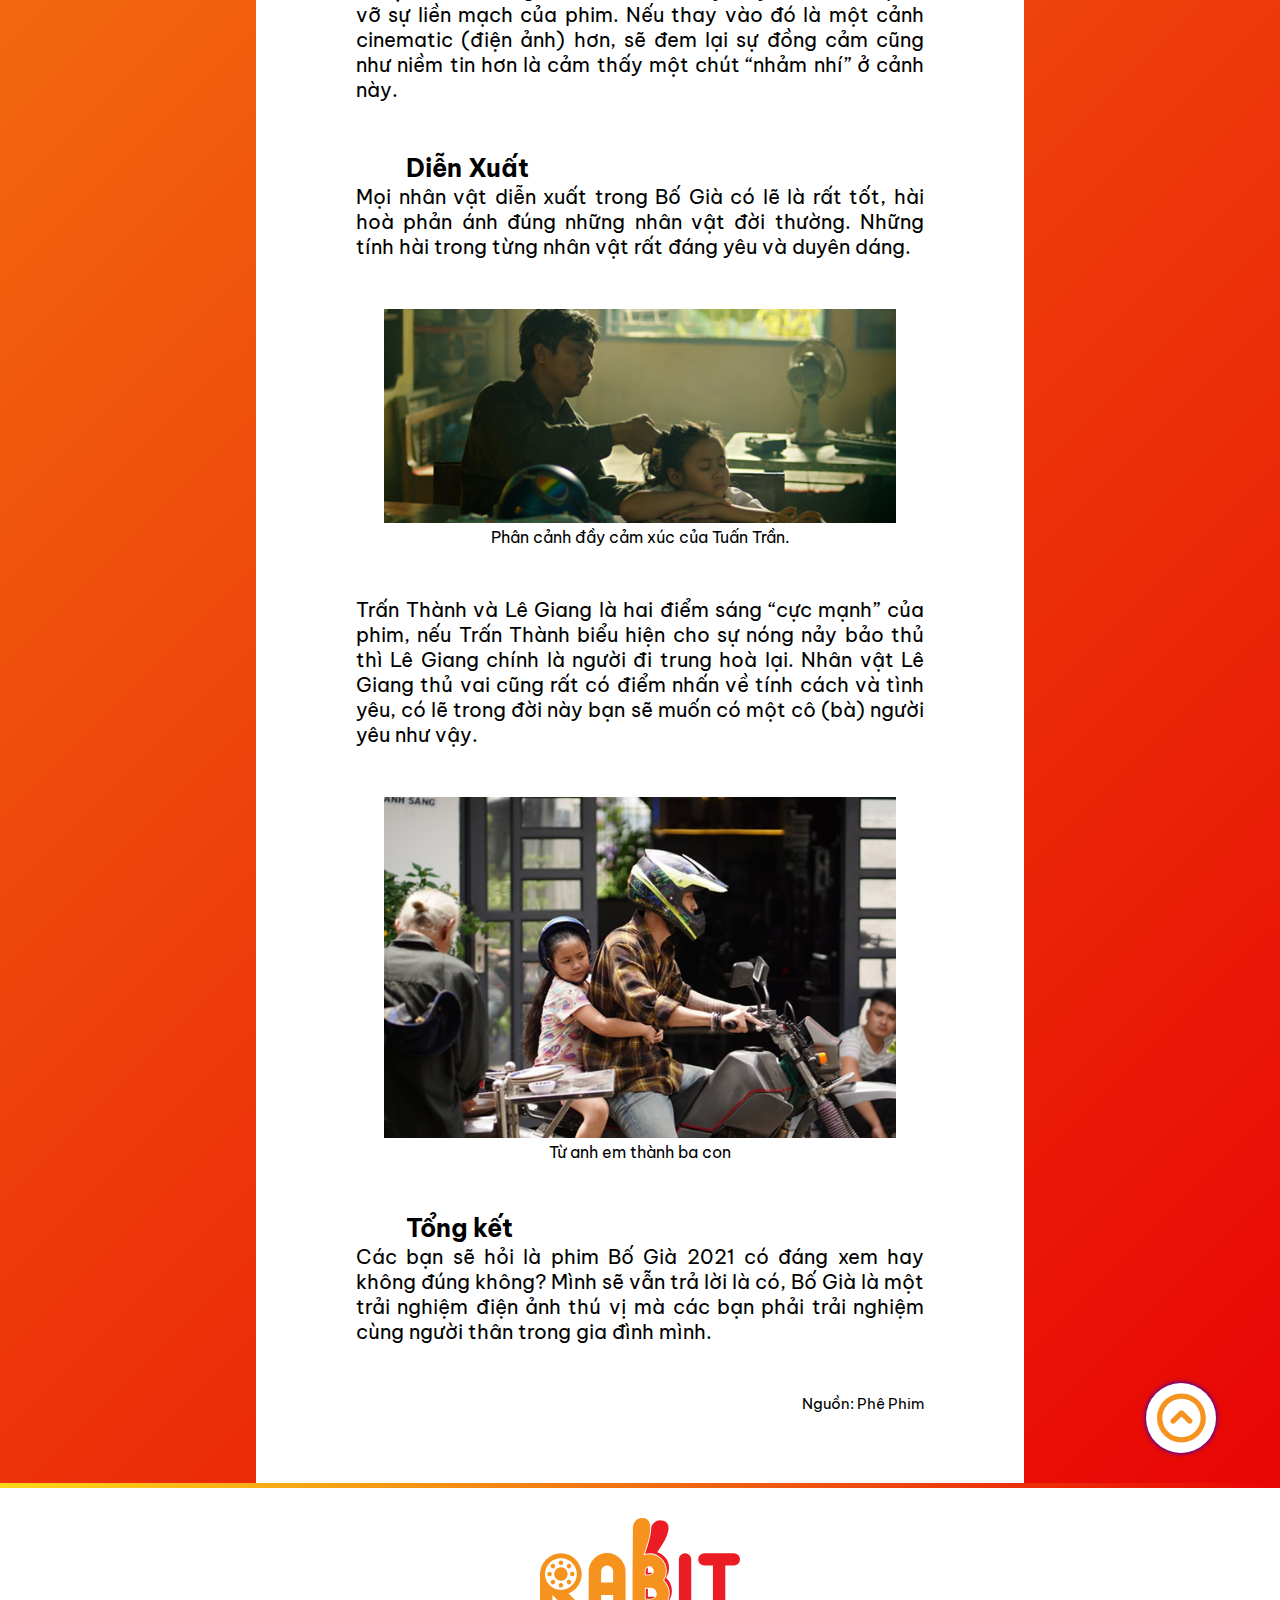
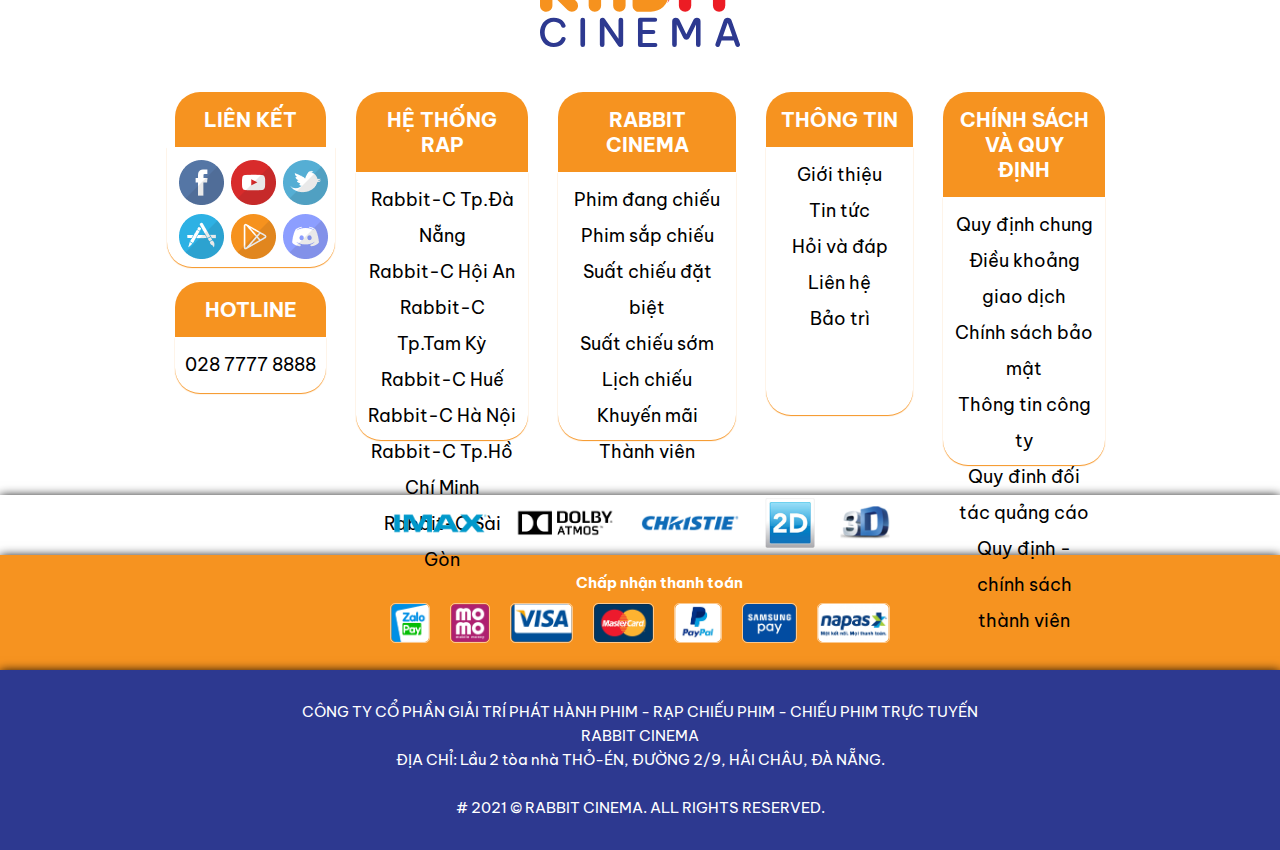
<file: reviewphim2.html>
<!DOCTYPE html>
<html lang="vi">
<head>
    <meta charset="UTF-8">
    <meta http-equiv="X-UA-Compatible" content="IE=edge">
    <meta name="viewport" content="width=device-width, initial-scale=1.0">
    <link rel="stylesheet" href="css+js/style.css" type="text/css">
    <link rel="icon" href="image/Logo-icon.ico" type="image/x-icon">
    <meta name="description" content="Phạm Quốc Khánh - K13C01A006">
    <title>Review phim Bố Già: Chúng ta có thời gian nhưng cha mẹ thì không</title>
</head>
<body>
<div id="wrapper">
    
    <div id="header" class="onscroll">
        <nav>
            <a class="logo" href="home.html">       
                <svg xmlns="http://www.w3.org/2000/svg" viewBox="0 0 1187 768.14">
                    <path
                        class="logo-text cinema-text-on"
                        d="M81.84,768.14q-20.46,0-35.75-7.47a74.63,74.63,0,0,1-25.51-20,87.57,87.57,0,0,1-15.41-28A99.8,99.8,0,0,1,0,680.86a100.94,100.94,0,0,1,5.17-31.93A87.47,87.47,0,0,1,20.58,620.8a73.52,73.52,0,0,1,25.51-19.87q15.3-7.35,35.75-7.35,16.78,0,28.85,4.36a67.34,67.34,0,0,1,20.24,11.14A65.48,65.48,0,0,1,144,623.44a68.2,68.2,0,0,1,7.36,14.47h0a11.58,11.58,0,0,1-10.94,15.39h-2.92a11.62,11.62,0,0,1-11-7.55,46.21,46.21,0,0,0-2.07-4.85,41.12,41.12,0,0,0-7.82-10.46,42.36,42.36,0,0,0-13.56-8.72q-8.4-3.57-21-3.56-13.56,0-23.79,5.28a50.69,50.69,0,0,0-17.13,14.24,61.29,61.29,0,0,0-10.23,20.21,80.58,80.58,0,0,0-3.33,23,79.31,79.31,0,0,0,3.33,22.85,62.83,62.83,0,0,0,10.23,20.22,50.1,50.1,0,0,0,17.13,14.35q10.23,5.28,23.79,5.28,12.65,0,21-3.56a41.09,41.09,0,0,0,13.56-8.84,42.6,42.6,0,0,0,7.82-10.57,46.21,46.21,0,0,0,2.07-4.85,11.63,11.63,0,0,1,11-7.55h3a11.58,11.58,0,0,1,10.92,15.45l0,.06A72.19,72.19,0,0,1,144,738.17a64.15,64.15,0,0,1-13.1,14.47,67.34,67.34,0,0,1-20.24,11.14Q98.63,768.13,81.84,768.14Zm158-13.87V607.45a13.8,13.8,0,0,1,13.81-13.79h0a13.8,13.8,0,0,1,13.82,13.79V754.27a13.8,13.8,0,0,1-13.82,13.79h0A13.8,13.8,0,0,1,239.89,754.27Zm115.43.19V609.94a16.37,16.37,0,0,1,16.38-16.36h0a16.38,16.38,0,0,1,13.53,7.14l80.83,118.35V607.26a13.69,13.69,0,0,1,13.69-13.68H480a13.69,13.69,0,0,1,13.69,13.68V751.59a16.55,16.55,0,0,1-16.56,16.55h0A16.57,16.57,0,0,1,463.48,761L382.71,643.82V754.46A13.69,13.69,0,0,1,369,768.14h0A13.69,13.69,0,0,1,355.32,754.46Zm226.17,1.77V605.49a11.92,11.92,0,0,1,11.92-11.91h90.2a11.92,11.92,0,0,1,11.92,11.91v.24a11.92,11.92,0,0,1-11.92,11.91h-74.5v49.77h63.64a11.92,11.92,0,0,1,11.92,11.92h0a11.92,11.92,0,0,1-11.92,11.91H609.11v52.84h75.68A11.92,11.92,0,0,1,696.71,756v.24a11.92,11.92,0,0,1-11.92,11.91H593.41A11.92,11.92,0,0,1,581.49,756.23Zm203-1.65V616A22.43,22.43,0,0,1,807,593.58h0a22.44,22.44,0,0,1,20.25,12.76l41.36,86.55,42.1-86.8a22.2,22.2,0,0,1,20-12.51h0a22.19,22.19,0,0,1,22.21,22.19V754.58a13.57,13.57,0,0,1-13.57,13.56h0a13.57,13.57,0,0,1-13.58-13.56v-120l-38.5,78.57a20.61,20.61,0,0,1-18.51,11.54h0a20.61,20.61,0,0,1-18.52-11.58l-38.51-79V754.58a13.57,13.57,0,0,1-13.58,13.56h0A13.57,13.57,0,0,1,784.52,754.58Zm256.92-4.6,48.75-139.68a24.94,24.94,0,0,1,23.55-16.72h0a24.93,24.93,0,0,1,23.54,16.69L1186.22,750a13.67,13.67,0,0,1-12.91,18.18h0a13.67,13.67,0,0,1-12.93-9.23L1150.09,729H1077.6l-10.28,29.93a13.69,13.69,0,0,1-12.94,9.23h0A13.66,13.66,0,0,1,1041.44,750Zm44.43-45.53h56L1114,623.07Z"
                    />
                    <path
                        class="logo-text cls-2"
                        d="M498.69,275.58a113.6,113.6,0,0,0-23.49-34.41,108.72,108.72,0,0,0-34.71-23.23,110,110,0,0,0-84.67,0,108.56,108.56,0,0,0-34.7,23.23,112.89,112.89,0,0,0-23.49,34.41,102.42,102.42,0,0,0-8.75,42.07V522a35.78,35.78,0,0,0,10.38,26,34.45,34.45,0,0,0,25.68,10.65,37,37,0,0,0,26.79-10.65,34.89,34.89,0,0,0,10.91-26V458.07h71.57V522a35.34,35.34,0,0,0,10.65,26q10.67,10.65,26.5,10.65A36.38,36.38,0,0,0,508,522V318.75S508,292.85,498.69,275.58ZM434.21,384.3H362.64v-65A35.1,35.1,0,0,1,373,293.89a33.72,33.72,0,0,1,25.14-10.65,36.37,36.37,0,0,1,36,36.05ZM226.13,403.76c14.29-20.62,21.37-44,21.37-70.3a117.64,117.64,0,0,0-10.12-48.28,129.88,129.88,0,0,0-27-39.43A133.72,133.72,0,0,0,171,219.33a114.5,114.5,0,0,0-46.51-9.86,118.23,118.23,0,0,0-48.67,10.12,131.35,131.35,0,0,0-39.3,27A122.8,122.8,0,0,0,10.12,286.2,124.45,124.45,0,0,0,0,333.46v188C0,532,3.54,540.89,10.86,548s15.8,10.61,25.67,10.61A36.53,36.53,0,0,0,62.83,548C70,540.89,73.7,532,73.7,521.43V458.6l89.61,89.63a37.73,37.73,0,0,0,51.94,0A34.56,34.56,0,0,0,223.1,536a39.78,39.78,0,0,0,0-27.92,34.6,34.6,0,0,0-7.85-12.28l-45.87-45.89C193,439.65,212,424.36,226.13,403.76Zm-35.72-2.84a94.2,94.2,0,0,1-132.31,0c-.34-.32-.68-.65-1-1a94,94,0,0,1-27-61c0-1.48-.07-3-.08-4.5,0-.22,0-.45,0-.68,0-1.9.09-3.87.19-5.76v-.76a94.09,94.09,0,0,1,27-59.65.29.29,0,0,1,.08-.08c.12-.13.25-.28.39-.42l.3-.28a1.19,1.19,0,0,1,.2-.19,93.84,93.84,0,0,1,65.46-27.12c.23,0,.47,0,.7,0s.46,0,.69,0a93.86,93.86,0,0,1,65.46,27.12l0,0,.46.44v0l.47.48a94.22,94.22,0,0,1-.47,132.82C190.75,400.6,190.59,400.76,190.41,400.92ZM70.51,333.79c0,.25,0,.5,0,.74a13.56,13.56,0,1,1,0-1.55C70.5,333.23,70.51,333.52,70.51,333.79Zm134.5,0a13.51,13.51,0,0,1-27,.75c0-.25,0-.49,0-.75s0-.55,0-.82v-.11a13.51,13.51,0,0,1,27,.93ZM86.8,295.19c-.16.19-.36.41-.55.6s-.37.34-.53.51a13.65,13.65,0,1,1,1.08-1.11Zm94.56,95.69a13.51,13.51,0,0,1-19.61-18.56c.16-.17.32-.35.51-.54l.59-.56.08-.07a13.51,13.51,0,0,1,18.43,19.73Zm-43.6-124.35A13.49,13.49,0,0,1,125.06,280c-.26,0-.53,0-.81,0l-.73,0a13.51,13.51,0,1,1,14.24-13.49Zm0,134.51a13.51,13.51,0,1,1-14.24-13.51h.73c.28,0,.55,0,.82,0h.12A13.5,13.5,0,0,1,137.76,401Zm43.6-105.25a13.5,13.5,0,0,1-18.51.55c-.2-.17-.4-.36-.59-.55s-.35-.37-.51-.54a13.51,13.51,0,1,1,19.61.54ZM86.25,390.88a13.51,13.51,0,1,1-.53-19.61c.16.18.35.34.53.51s.39.41.57.61l.08.07A13.52,13.52,0,0,1,86.25,390.88Zm78.27-57.09A40.27,40.27,0,0,1,84.05,336c0-.73,0-1.44,0-2.21s0-1.65.08-2.46V331a40.26,40.26,0,0,1,80.43,2.79Zm591,72.43a102.92,102.92,0,0,0-25-34.67q17.19-25.24,17.2-57a97.84,97.84,0,0,0-7.79-38.7A98.38,98.38,0,0,0,687,222.93a97.91,97.91,0,0,0-38.7-7.79,96,96,0,0,0-34.09,6.18C652.57,123.3,682.94,0,609.77,0c-63,0-58.38,69.37-58.38,69.37l-2,244.12V522.57a34.52,34.52,0,0,0,8.34,22.87c2.39,2.9,11.66,13.15,20.68,13.15h78.48A104,104,0,0,0,699.05,550a109.33,109.33,0,0,0,57.25-57.25,104.15,104.15,0,0,0,8.61-42.2A105.89,105.89,0,0,0,755.49,406.22ZM621.92,314.58a26.69,26.69,0,0,1,7.53-18.82,24.67,24.67,0,0,1,18.81-8.06,25.51,25.51,0,0,1,19.08,8.06,26.28,26.28,0,0,1,7.79,18.82,26.62,26.62,0,0,1-26.87,26.87H621.92Zm60.74,160.71q-10.2,10.2-25.27,10.21H622.46V415.62h34.93q15,0,25.27,10.21a35,35,0,0,1,0,49.46Z"
                    />
                    <path
                        class="logo-text cls-3"
                        d="M897.57,246.2V521.93a35.39,35.39,0,0,1-10.67,26,34.8,34.8,0,0,1-25.44,10.66q-15.87,0-26.54-10.66a35.42,35.42,0,0,1-10.66-26V246.2a35.69,35.69,0,0,1,10.66-25.71q10.67-10.94,26.54-11,14.74,0,25.44,11A35.66,35.66,0,0,1,897.57,246.2Zm278.78-25.8q-10.65-10.93-26.5-10.93H975.56a34.81,34.81,0,0,0-25.94,10.93A36.2,36.2,0,0,0,939,246.62q0,15.86,10.67,26.24a35.79,35.79,0,0,0,25.94,10.38h50.8v238.2q0,15.84,10.39,26.5T1063,558.59q15.87,0,26.24-10.65t10.38-26.5V283.24h50.26q15.83,0,26.5-10.38T1187,246.62A36.3,36.3,0,0,0,1176.35,220.4ZM666.25,325.5H640V298.63a30.26,30.26,0,0,1,.35-4.4,19.64,19.64,0,0,0-7.16,5A21.59,21.59,0,0,0,627,314.58v21.84h21.27a20.88,20.88,0,0,0,15.53-6.31,23.22,23.22,0,0,0,3.61-4.68A6.13,6.13,0,0,1,666.25,325.5Zm107.27,64.8a102.83,102.83,0,0,0-25-34.67q17.22-25.31,17.23-57a99.61,99.61,0,0,0-29.07-70.4A99.21,99.21,0,0,0,705,207a95.59,95.59,0,0,0-9.93-3.61c56.36-75.51,99.85-166.87,37.6-186.3C688.25,3.3,667.76,36.34,660.1,54.7c.78,34.67-13.14,94.69-37.45,158.64a104.7,104.7,0,0,1,99.54,27.23,104.73,104.73,0,0,1,22.33,33.32,103.28,103.28,0,0,1,8.22,40.69A104.49,104.49,0,0,1,737,370.73a112.25,112.25,0,0,1,32.9,79.83,109.07,109.07,0,0,1-9,44.24,113.19,113.19,0,0,1-6.67,13,110.28,110.28,0,0,0,20.06-31,103.27,103.27,0,0,0,8.58-42.18A106.27,106.27,0,0,0,773.52,390.3Zm-98.13,79.26H640.44V420.64h-13v59.84h29.92c8.72,0,15.88-2.91,21.69-8.72a20.76,20.76,0,0,0,2.34-2.69A33.86,33.86,0,0,1,675.39,469.56Z"
                    />
                </g>
            </g>
                </svg>
            </a>
            <div class="nav-menu">
                <ul id="menu">
                    <li><a href="home.html">
                        <svg class="home-svg" width="25" height="25" viewBox="0 0 25 25">
                        <path d="M14.1304 17.9372C15.0309 17.9372 15.7609 17.2064 15.7609 16.3048C15.7609 15.4033 15.0309 14.6725 14.1304 14.6725H10.8696C9.9691 14.6725 9.23913 15.4033 9.23913 16.3048C9.23913 17.2064 9.9691 17.9372 10.8696 17.9372H14.1304Z"/>
                        <path fill-rule="evenodd" clip-rule="evenodd" d="M15.6306 1.05966C14.5349 0.291717 13.1856 -0.0278296 11.9197 0.00188897C10.6538 0.0316066 9.31908 0.414221 8.25988 1.23903L2.40118 5.8097C1.66506 6.38308 1.08219 7.20116 0.685715 8.01021C0.289469 8.81877 0 9.77974 0 10.7112V18.7752C0 22.1964 2.77929 25 6.20652 25H18.7935C22.2182 25 25 22.199 25 18.7861V10.8636C25 9.87391 24.6804 8.86299 24.2402 8.01875C23.8004 7.17528 23.1558 6.33608 22.3472 5.77122L22.3453 5.7699L15.6306 1.05966ZM10.2622 3.81579C10.6704 3.49808 11.2921 3.28228 11.9961 3.26575C12.7 3.24923 13.3341 3.43554 13.7601 3.73385L20.4775 8.44599L20.4808 8.4483C20.7473 8.63432 21.0803 9.01332 21.3495 9.52951C21.6185 10.0456 21.7391 10.5365 21.7391 10.8636V18.7861C21.7391 20.4009 20.4122 21.7352 18.7935 21.7352H6.20652C4.59027 21.7352 3.26087 20.4034 3.26087 18.7752V10.7112C3.26087 10.413 3.36814 9.94833 3.6132 9.44827C3.85793 8.94887 4.16126 8.57511 4.40316 8.38674L10.2622 3.81579Z"/>
                        </svg>
                    </a></li>
                    <li><a href="rapvave.html">Rạp và vé</a></li>
                    <li><a href="xemphim.html">Xem phim</a></li>
                    <li><a href="khuyenmai.html">Khuyến mãi</a></li>
                    <li class="active-li"><a href="#">Tin tức</a>
                        <ul class="sub-menu">
                            <li><a href="reviewphim.html">Review Phim</a></li>
                            <li><a href="tintucdienanh.html">Tin tức điện ảnh</a></li>
                            <li><a href="#">Đạo diễn, diễn viên</a></li>
                            <li><a href="#">Bên lề điện ảnh</a></li>
                        </ul>
                    </li>
                    <li><a href="#">Thông tin</a>
                        <ul class="sub-menu">
                            <li><a href="gioithieu.html">Giới thiệu</a></li>
                            <li><a href="#">Hỗ trợ</a></li>
                            <li><a href="#">Hướng dẫn</a></li>
                            <li><a href="#">Liên hệ</a></li>
                        </ul>
                    </li>
                </ul>
                <div class="search">
                    <div class="icon"></div>
                    <div class="input">
                        <input type="text" placeholder="Tìm kiếm..." id="mysearch">
                    </div>
                    <span class="clear" onclick="document.getElementById('mysearch').value = ''"></span>
                </div>
                <div class="member">
                    <div class="member-icon" href=""><img src="image/avatar-member.gif" alt="avater" width="50px" height="50px"></div>
                    <ul class="menu-member">
                        <li>
                            <svg width="25px" height="25px" xmlns="http://www.w3.org/2000/svg" viewBox="0 0 512 512"><path d="M416 448h-84c-6.6 0-12-5.4-12-12v-40c0-6.6 5.4-12 12-12h84c17.7 0 32-14.3 32-32V160c0-17.7-14.3-32-32-32h-84c-6.6 0-12-5.4-12-12V76c0-6.6 5.4-12 12-12h84c53 0 96 43 96 96v192c0 53-43 96-96 96zm-47-201L201 79c-15-15-41-4.5-41 17v96H24c-13.3 0-24 10.7-24 24v96c0 13.3 10.7 24 24 24h136v96c0 21.5 26 32 41 17l168-168c9.3-9.4 9.3-24.6 0-34z"></path></svg>
                            <a href="dangnhap.html">Đăng nhập</a></li>
                        <li>
                            <svg width="30px" height="20px" xmlns="http://www.w3.org/2000/svg" viewBox="0 0 512 512"><path d="M624 208h-64v-64c0-8.8-7.2-16-16-16h-32c-8.8 0-16 7.2-16 16v64h-64c-8.8 0-16 7.2-16 16v32c0 8.8 7.2 16 16 16h64v64c0 8.8 7.2 16 16 16h32c8.8 0 16-7.2 16-16v-64h64c8.8 0 16-7.2 16-16v-32c0-8.8-7.2-16-16-16zm-400 48c70.7 0 128-57.3 128-128S294.7 0 224 0 96 57.3 96 128s57.3 128 128 128zm89.6 32h-16.7c-22.2 10.2-46.9 16-72.9 16s-50.6-5.8-72.9-16h-16.7C60.2 288 0 348.2 0 422.4V464c0 26.5 21.5 48 48 48h352c26.5 0 48-21.5 48-48v-41.6c0-74.2-60.2-134.4-134.4-134.4z"></path></svg>
                            <a href="dangky.html">Đăng ký</a></li>
                        <li><a href="">Tìm hiểu thêm</a></li>
                    </ul>
                </div>
                
            </div>
        </nav>
    </div>
    <div class="top-trang-dau"></div>
    <div id="content">
        <div class="review-bogia-block">
                <div class="bogia-top"><a href="home.html">Trang chủ</a> > <a href="reviewphim.html">Review Phim</a> > <a href="#">Review phim Bố Già: Chúng ta có thời gian nhưng cha mẹ thì không</a></div>
            <div class="review-bogia-grid">
                <h1>Review phim Bố Già: Chúng ta có thời gian nhưng cha mẹ thì không</h1>
                <div class="bogia-review-grid">
                    <img src="image/content/bogia1.png" alt="poster" width="90%" height="auto">
                    <p>Kịch bản Bố Già được chắp bút bởi chính Trấn Thành, đạo diễn bởi Vũ Ngọc Đãng. Phim mang tiêu chí hoàn toàn khác không đặt nặng vấn đề cơm áo gạo tiền như webdrama trước đó mà tập trung vào những câu chuyện gia đình của Ba Sang - Quắn - Bù Tọt.</p>
                    <p>
                        <span>Màu sắc và hình ảnh</span><br>
                        Nhẹ nhàng và ấm áp đó là những cảm quan mà Bố Già đem lại cho người xem xuyên suốt bộ phim. Bên cạnh đó xóm nghèo quanh năm ngập nước cùng món cơm sườn cũng là đặc trưng của Sài Gòn thu nhỏ, những cánh cửa cũ mèm cùng hàng xóm luôn luôn ngồi trước cửa là điểm nhấn khó phai mỗi khi bước vào con hẻm nào đó.  
                         Ba Sang trong Bố Già với tông màu ấm nóng.
                        Việc khắc hoạ một gia đình đậm chất Sài Gòn còn ở cách xưng hô và nói chuyện với nhau, “ba” - “tui” có lẽ là hai từ thân thương nhất mà mỗi người con miền Nam khi nghe thấy đều nhớ về gia đình mình. Ngoài ra do có bàn tay của đạo diễn Vũ Ngọc Đãng nên những cú máy của phim dường như chính đôi mắt của chúng ta đang quan sát gia đình nhỏ của Ba Sang. Ấn tượng nhất có lẽ là những cú máy oneshot dài 5-7 phút mà ít ai nhận ra, quả thực những cú máy này nếu để ý rõ bạn sẽ thấy được sự ăn ý cũng như khéo léo của toàn bộ diễn viên và cameraman.
                    </p>
                    <img src="image/content/bogia2.png" alt="" width="90%" height="auto">
                    <p>
                        <span>Kịch bản</span><br>
                        Vốn dĩ xuất phát điểm từ webdrama, nhưng Trấn Thành vẫn khéo léo để bộ phim có nhiều tính chất điện ảnh nhất có thể. Nhưng việc tạo tình tiết để phát triển bộ phim lại vô tình mang đến một mạch phim có quá nhiều nút thắt mà kịch bản không thể giải quyết thỏa mãn cho người xem. 
                        Nhìn vậy chứ khó chịu lắm à
                        Mở đầu phim rất nhẹ nhàng, các nhân vật chính làm công việc của mình cảm giác yên bình ngự trị trong khu xóm nghèo ngập nước. Dần dần các nhân vật có đóng góp thêm vào câu chuyện dần được giới thiệu. Đây là một cấu trúc cơ bản của mọi bộ phim và Bố Già làm tốt điều này, nhưng khi đã đi được đến giữa phim thì câu chuyện bẻ lái sang hướng khác. Những drama được nối tiếp thêm vào, đẩy nhịp phim lên cao khi những mâu thuẫn giữa Ba Sang và Quắn ngày càng lớn, phim quá tập trung vào việc thể hiện cá tính của hai người mà quên mất bồi đắp những nhân vật phụ, ở đây có thể nhắc đến đó là Bù Tọt - nhân vật sẽ nối hai cha con nhà Ba Sang lại. 
                        Sự yêu thương chăm lo vô vờ của Ba Sang
                        Tiếp đó là nhân vật của Lê Giang bị bỏ ngỏ, có lẽ đây là nhân vật gây nuối tiếc nhất của phim Bố Già vì đến cuối phim cô đi về đâu hay như thế nào là một ẩn số. Đồng hành sự biến mất của Lê Giang đó là người yêu của Quắn, sau khi đồng cam cộng khổ cùng Quắn cô cũng mất dạng chỉ để lại những giây phút nóng bỏng ở đầu phim.
                    </p>
                        <img src="image/content/bogia5.png" width="90%" height="auto" alt=""><br>Cameo xịn từ vị trí của Quang Trung.<br>
                    <p>Cái kết hài lòng nhất trong tất cả nhân vật có lẽ là Quý. Ở đây không phải là cái kết hả dạ, mà là cái kết đại diện cho sự nhân quả, Quý hoàn lương nhưng cái giá phải trả là khá đắt, nhắc nhở mỗi chúng ta về một kiếp người. Vừa giận Quý nhưng cũng rất thương Quý và cảnh Quý ngã xuống có lẽ là một trong những cảnh mang lại nhiều cảm xúc cho người xem nhất.
                        Điểm cuối cùng ở kịch bản đó là phân cảnh Ba Sang và Quắn vào phòng mổ. Có lẽ kịch bản muốn xây dựng đây là cảnh sẽ +1 sức mạnh, +1 niềm tin và +1 sự vui vẻ nhưng cá nhân mình thấy đây là tình tiết phá vỡ sự liền mạch của phim. Nếu thay vào đó là một cảnh cinematic (điện ảnh) hơn, sẽ đem lại sự đồng cảm cũng như niềm tin hơn là cảm thấy một chút “nhảm nhí” ở cảnh này.
                    </p>
                    <p>
                        <span>Diễn Xuất</span><br>
                        Mọi nhân vật diễn xuất trong Bố Già có lẽ là rất tốt, hài hoà phản ánh đúng những nhân vật đời thường. Những tính hài trong từng nhân vật rất đáng yêu và duyên dáng.
                    </p>
                    <img src="image/content/bogia3.png" width="90%" height="auto" alt=""><br>Phân cảnh đầy cảm xúc của Tuấn Trần.<br>
                    <p>
                        Trấn Thành và Lê Giang là hai điểm sáng “cực mạnh” của phim, nếu Trấn Thành biểu hiện cho sự nóng nảy bảo thủ thì Lê Giang chính là người đi trung hoà lại. Nhân vật Lê Giang thủ vai cũng rất có điểm nhấn về tính cách và tình yêu, có lẽ trong đời này bạn sẽ muốn có một cô (bà) người yêu như vậy.
                    </p>
                    <img src="image/content/bogia6.png" width="90%" height="auto" alt=""><br>Từ anh em thành ba con<br>
                    <p>
                        <span>Tổng kết</span><br>
                        Các bạn sẽ hỏi là phim Bố Già 2021 có đáng xem hay không đúng không? Mình sẽ vẫn trả lời là có, Bố Già là một trải nghiệm điện ảnh thú vị mà các bạn phải trải nghiệm cùng người thân trong gia đình mình. 
                    </p>
                    <div class="nguon"><p>Nguồn: Phê Phim</p></div> 
            </div>
        </div>
        <a href="#top" class="svg-nutlen">
            <svg width="50" height="50" viewBox="0 0 41 40" fill="none" xmlns="http://www.w3.org/2000/svg">
            <path d="M12.5217 21.0562C11.6848 21.893 11.6848 23.2498 12.5217 24.0866C13.3585 24.9235 14.7153 24.9235 15.5521 24.0866L20.894 18.7447L26.2359 24.0866C27.0728 24.9235 28.4296 24.9235 29.2664 24.0866C30.1032 23.2498 30.1032 21.893 29.2664 21.0562L22.4093 14.199C21.5724 13.3622 20.2156 13.3622 19.3788 14.199L12.5217 21.0562Z"/>
            <path fill-rule="evenodd" clip-rule="evenodd" d="M0.894042 20C0.894043 31.0457 9.84835 40 20.894 40C31.9397 40 40.894 31.0457 40.894 20C40.894 8.9543 31.9397 -5.50968e-07 20.894 -6.81453e-08C9.84835 4.14677e-07 0.894042 8.95431 0.894042 20ZM20.894 35.7143C12.2153 35.7143 5.17976 28.6788 5.17976 20C5.17976 11.3212 12.2153 4.28571 20.894 4.28571C29.5728 4.28571 36.6083 11.3212 36.6083 20C36.6083 28.6788 29.5728 35.7143 20.894 35.7143Z"/>
            </svg>
        </a>
    </div>
    <div id="footer">
        <div class="footer-up">
            <div class="line-footer"></div>
            <div class="logo-f"><img src="image/Logo.svg" width="200" alt=""></div>
            <div class="content-f">
                <div class="lienhe">
                    <div class="h3"><h3>Liên kết</h3></div>
                    <div class="icon-app">
                        <a href="https://www.facebook.com/khanh.292/" target="_blank"><img src="image/footer/facebook.png" alt="facebook"></a>
                        <a href="https://www.youtube.com/channel/UC-Fu8DxUmCnJZvYes__D-Og" target="_blank"><img src="image/footer/Youtube.png" alt="Youtube"></a>
                        <a href="https://twitter.com/khanhkun292" target="_blank"><img src="image/footer/twitter.png" alt="twitter"></a>
                        <a href="#" target="_blank"><img src="image/footer/appstore.png" alt="appstore"></a>
                        <a href="#" target="_blank"><img src="image/footer/chplay.png" alt="appstore"></a>
                        <a href="#" target="_blank"><img src="image/footer/discord.png" alt="discord"></a>
                    </div>
                    <div class="h3"><h3>Hotline</h3></div>
                    <div><h6>028 7777 8888</h6></div>
                </div>
                <div class="hethongrap">
                    <div class="h3"><h3>Hệ thống rap</h3></div>
                    <div class="list-footer">
                        <ul>
                            <li><a href="#"><h6>Rabbit-C Tp.Đà Nẵng</h6></a></li>
                            <li><a href="#"><h6>Rabbit-C Hội An</h6></a></li>
                            <li><a href="#"><h6>Rabbit-C Tp.Tam Kỳ</h6></a></li>
                            <li><a href="#"><h6>Rabbit-C Huế</h6></a></li>
                            <li><a href="#"><h6>Rabbit-C Hà Nội</h6></a></li>
                            <li><a href="#"><h6>Rabbit-C Tp.Hồ Chí Minh
                            </h6></a></li>
                            <li><a href=""><h6>Rabbit-C Sài Gòn</h6></a></li>
                        </ul>
                    </div>
                </div>
                <div class="rabbitcinema">
                    <div class="h3"><h3>Rabbit Cinema</h3></div>
                    <div class="list-footer">
                        <ul>
                            <li><a href="home.html"><h6>Phim đang chiếu</h6></a></li>
                            <li><a href="home.html"><h6>Phim sắp chiếu</h6></a></li>
                            <li><a href="home.html"><h6>Suất chiếu đặt biệt</h6></a></li>
                            <li><a href="home.html"><h6>Suất chiếu sớm</h6></a></li>
                            <li><a href="xemphim.html"><h6>Lịch chiếu</h6></a></li>
                            <li><a href="khuyenmai.html"><h6>Khuyến mãi</h6></a></li>
                            <li><a href="dangnhap.html"><h6>Thành viên</h6></a></li>
                        </ul>
                    </div>
                </div>
                <div class="thongtin">
                    <div class="h3"><h3>Thông tin</h3></div>
                    <div class="list-footer">
                        <ul>
                            <li><a href="gioithieu.html"><h6>Giới thiệu</h6></a></li>
                            <li><a href="tintucdienanh.html"><h6>Tin tức</h6></a></li>
                            <li><a href="#"><h6>Hỏi và đáp</h6></a></li>
                            <li><a href="#"><h6>Liên hệ</h6></a></li>
                            <li><a href="#"><h6>Bảo trì</h6></a></li>
                        </ul>
                    </div>
                </div>
                <div class="chinhsach">
                    <div class="h3"><h3>Chính sách và quy định</h3></div>
                    <div class="list-footer">
                        <ul>
                            <li><a href="#"><h6>Quy định chung</h6></a></li>
                            <li><a href="#"><h6>Điều khoảng giao dịch</h6></a></li>
                            <li><a href="#"><h6>Chính sách bảo mật</h6></a></li>
                            <li><a href="#"><h6>Thông tin công ty</h6></a></li>
                            <li><a href="#"><h6>Quy đinh đối tác quảng cáo</h6></a></li>
                            <li><a href="#"><h6>Quy định - chính sách thành viên</h6></a></li>
                        </ul>
                    </div>
                </div>
            </div>
        </div>
        <div class="footer-down-1">
            <div class="congnghe">
                <a href="#"><img src="image/footer/congnghe-1.png" width="100px" height="auto" alt="IMAX"></a>
                <a href="#"><img src="image/footer/congnghe-2.png" width="100px" height="auto" alt="DOLBY"></a>
                <a href="#"><img src="image/footer/congnghe-3.png" width="100px" height="auto" alt="CHRISETIE"></a>
                <a href="#"><img src="image/footer/congnghe-4.png" width="50px" height="auto" alt="2D"></a>
                <a href="#"><img src="image/footer/congnghe-5.png" width="50px" height="auto" alt="3D"></a>
            </div>
        </div>
        <div class="footer-down-2">
            <div class="text-f1">
                <p>Chấp nhận thanh toán</p>
            </div>
            <div class="thanhtoan">
                <a href="#"><img src="image/footer/thanhtoan-1.png" alt="Zalopay"></a>
                <a href="#"><img src="image/footer/thanhtoan-2.png" alt="Momo"></a>
                <a href="#"><img src="image/footer/thanhtoan-3.png" alt="Visa"></a>
                <a href="#"><img src="image/footer/thanhtoan-4.png" alt="Marter"></a>
                <a href="#"><img src="image/footer/thanhtoan-5.png" alt="Paypay"></a>
                <a href="#"><img src="image/footer/thanhtoan-6.png" alt="Samsumg"></a>
                <a href="#"><img src="image/footer/thanhtoan-7.png" alt="napasx"></a>
            </div>
        </div>
        <div class="footer-down-3">
            <div class="copyright">
                <p>
                    CÔNG TY CỔ PHẦN GIẢI TRÍ PHÁT HÀNH PHIM - RẠP CHIẾU PHIM -
                    CHIẾU PHIM TRỰC TUYẾN <span>RABBIT CINEMA</span><br>
                    ĐỊA CHỈ: Lầu 2 tòa nhà THỎ-ÉN, ĐƯỜNG 2/9, HẢI CHÂU, ĐÀ NẴNG.<br><br>#
                    2021 © RABBIT CINEMA. ALL RIGHTS RESERVED.
                </p>
            </div>
        </div>

    </div>
    

</div>
</body>
</html>
</file>
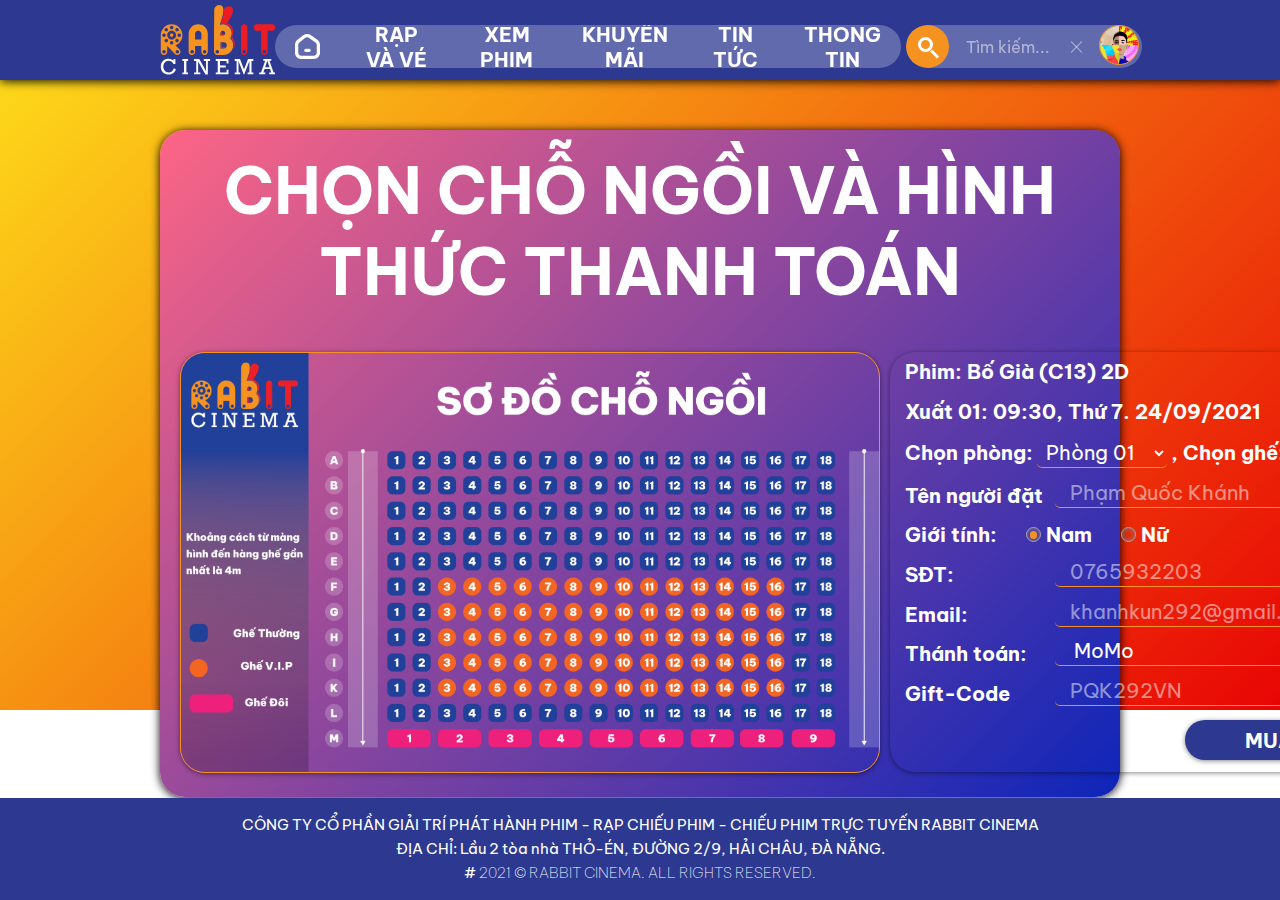
<file: thanhtoan.html>
<!DOCTYPE html>
<html lang="vi">
<head>
    <meta charset="UTF-8">
    <meta http-equiv="X-UA-Compatible" content="IE=edge">
    <meta name="viewport" content="width=device-width, initial-scale=1.0">
    <link rel="stylesheet" href="css+js/style.css" type="text/css">
    <link rel="icon" href="image/Logo-icon.ico" type="image/x-icon">
    <meta name="description" content="Phạm Quốc Khánh - K13C01A006">
    <title>Rabbit Cinema : Thanh toán</title>
</head>
<body>
<div id="wrapper">
    
    <div id="header" class="onscroll">
        <nav>
            <a class="logo" href="home.html">       
                <svg width="150" height="91" viewBox="0 0 150 91" fill="none" xmlns="http://www.w3.org/2000/svg">
                <path class="logo-text cinema-text-on" d="M17.4969 72.4141V70.215H20.0287V76.6116H17.4584C16.8554 75.3796 15.9245 74.3396 14.769 73.6068C13.6524 72.9028 12.3577 72.5364 11.0395 72.5513C9.79464 72.5333 8.5736 72.8952 7.53773 73.5892C6.50693 74.2866 5.67813 75.2455 5.13549 76.3688C4.55857 77.5299 4.26224 78.8112 4.27054 80.1089C4.25815 81.4352 4.56829 82.7444 5.17401 83.9229C5.74568 85.0532 6.60007 86.0147 7.65329 86.713C8.6951 87.4102 9.92089 87.7779 11.1726 87.7686C12.7001 87.7861 14.1859 87.2686 15.3748 86.3049C16.6642 85.2263 17.5972 83.7797 18.0502 82.1566L20.61 83.4972C20.0159 85.5867 18.7299 87.4101 16.9646 88.6658C15.1701 89.9038 13.0337 90.5438 10.8574 90.4953C9.0923 90.5318 7.35189 90.0739 5.83107 89.1728C4.31026 88.2718 3.06908 86.9632 2.2465 85.3936C1.4112 83.815 0.982613 82.0514 0.999855 80.2637C0.966179 78.3848 1.4033 76.5276 2.27101 74.8629C3.0703 73.3313 4.28425 72.0579 5.77282 71.1896C7.33475 70.3017 9.10515 69.8509 10.8995 69.8843C12.1204 69.8721 13.3325 70.0929 14.4713 70.5352C15.582 70.9778 16.6062 71.6138 17.4969 72.4141V72.4141Z"/>
                <path class="logo-text cinema-text-on" d="M34.2881 72.706V87.6805H36.4522V90.1681H29.137V87.6805H31.2836V72.706H29.137V70.215H36.4522V72.706H34.2881Z"/>
                <path class="logo-text cinema-text-on" d="M59.7917 72.706H56.9587V70.215H65.1004V72.706H62.1904V90.3792H59.1053L49.5804 73.3288V87.6805H52.4238V90.1681H44.2961V87.6805H47.1291V72.706H44.2961V70.215H51.0756L59.7987 85.7208L59.7917 72.706Z"/>
                <path class="logo-text cinema-text-on" d="M86.5595 76.0415V72.706H78.0571V78.6487H85.4495V81.1397H78.0571V87.6805H86.5595V84.0389H89.0108V90.1681H72.4998V87.6805H75.0561V72.706H72.4998V70.215H89.0073V76.0415H86.5595Z"/>
                <path class="logo-text cinema-text-on" d="M114.483 70.215H121.364V72.706H118.965V87.6805H121.364V90.1681H113.891V87.6805H116.237V72.706L109.412 90.3792H108.817L102.045 72.706V87.6805H104.233V90.1681H97.1841V87.6805H99.5933V72.706H97.1841V70.215H103.995L109.227 83.8806L114.483 70.215Z"/>
                <path class="logo-text cinema-text-on" d="M142.305 72.6251L147.684 87.6805H149.897V90.1681H142.07V87.6805H144.665L143.124 83.1523H135.914L134.373 87.6805H136.891V90.1681H129.009V87.6805H131.407L136.758 72.6251H134.373V70.215H144.69V72.6251H142.305ZM139.591 72.6251H139.5L136.699 80.809H142.333L139.591 72.6251Z"/>
                <path d="M16.723 37.5851C16.5158 37.3783 16.2693 37.2155 15.9982 37.1066C15.727 36.9949 15.4368 36.9376 15.1437 36.9377C14.8367 36.9339 14.532 36.9913 14.2473 37.1066C13.9794 37.2199 13.7348 37.3821 13.5259 37.5851C13.3124 37.7897 13.1452 38.0381 13.0356 38.3134C12.9207 38.5934 12.8624 38.8936 12.864 39.1965C12.8649 39.4949 12.9281 39.7898 13.0496 40.0621C13.166 40.3357 13.3323 40.5851 13.5399 40.7974C13.7454 41.0132 13.9919 41.1855 14.2648 41.3041C14.5419 41.4259 14.8413 41.4882 15.1437 41.487C15.4418 41.4866 15.7369 41.4268 16.0119 41.3113C16.2869 41.1957 16.5364 41.0266 16.746 40.8136C16.9557 40.6007 17.1213 40.3482 17.2334 40.0706C17.3454 39.7931 17.4017 39.496 17.3989 39.1965C17.4 38.8919 17.3355 38.5906 17.2098 38.3134C17.095 38.0418 16.9298 37.7946 16.723 37.5851V37.5851Z" fill="#F6921E"/>
                <path d="M26.7171 47.2184C28.3419 44.8628 29.1917 42.055 29.1474 39.1894C29.158 37.2848 28.7665 35.3997 27.9988 33.6584C27.2597 31.9773 26.2159 30.4489 24.9207 29.1512C23.622 27.8841 22.1074 26.8615 20.4489 26.1324C18.7842 25.3892 16.9827 25.0056 15.1611 25.0065C13.2551 24.9917 11.3677 25.3852 9.62479 26.1606C7.95916 26.9092 6.44368 27.9573 5.15298 29.2533C3.8689 30.5488 2.84837 32.0833 2.14843 33.7709C1.41936 35.4802 1.02921 37.3159 0.999833 39.1753V60.6378C0.983071 61.2021 1.08444 61.7637 1.29738 62.2861C1.51032 62.8086 1.83009 63.2803 2.23597 63.6707C2.61658 64.0589 3.07088 64.3664 3.57195 64.5749C4.07302 64.7834 4.61065 64.8887 5.15298 64.8846C5.70691 64.8934 6.25698 64.7906 6.77065 64.5821C7.28432 64.3736 7.75115 64.0637 8.14352 63.6707C8.54698 63.2784 8.86513 62.8064 9.07789 62.2844C9.29065 61.7624 9.3934 61.2017 9.37966 60.6378V53.4602L19.5594 63.7164C20.3574 64.4754 21.4144 64.8983 22.5132 64.8983C23.612 64.8983 24.669 64.4754 25.467 63.7164C25.8605 63.3162 26.1649 62.8365 26.3599 62.3091C26.7412 61.2798 26.7412 60.1471 26.3599 59.1178C26.1653 58.5902 25.8609 58.1104 25.467 57.7105L20.2598 52.4961C22.8712 51.3951 25.1126 49.5631 26.7171 47.2184ZM20.4629 59.9024C20.5808 59.6321 20.7497 59.3871 20.9601 59.1812C21.1725 58.9748 21.4205 58.8091 21.692 58.6921C21.963 58.57 22.2565 58.5064 22.5535 58.5056C22.8546 58.5041 23.1531 58.5615 23.4324 58.6745C23.7061 58.7868 23.9531 58.9558 24.1573 59.1706C24.3607 59.3768 24.5245 59.6189 24.6405 59.8848C24.7581 60.169 24.8165 60.4744 24.8121 60.7821C24.8128 61.078 24.7544 61.3711 24.6405 61.6441C24.5321 61.9165 24.3701 62.1642 24.1643 62.3724C23.9557 62.5801 23.7097 62.7461 23.4394 62.8615C23.1635 62.9878 22.8637 63.0526 22.5605 63.0515C22.2623 63.0542 21.9665 62.9976 21.6902 62.8847C21.4139 62.7719 21.1627 62.6051 20.951 62.3941C20.7393 62.183 20.5714 61.9319 20.4569 61.6552C20.3425 61.3785 20.2838 61.0817 20.2843 60.7821C20.2819 60.4795 20.3427 60.1798 20.4629 59.9024V59.9024ZM25.0573 36.934C25.3583 36.9329 25.6568 36.9902 25.9362 37.1029C26.2099 37.2152 26.4569 37.3843 26.6611 37.599C26.8631 37.809 27.0246 38.0547 27.1373 38.3238C27.3662 38.8877 27.3662 39.5192 27.1373 40.083C27.0289 40.3555 26.8669 40.6032 26.6611 40.8114C26.4525 41.0191 26.2065 41.1851 25.9362 41.3004C25.66 41.4255 25.3602 41.4891 25.0573 41.4869C24.6823 41.4928 24.3117 41.4043 23.9795 41.2295C23.6472 41.0547 23.3638 40.7992 23.1549 40.4861C22.9461 40.1731 22.8185 39.8126 22.7838 39.4374C22.7491 39.0622 22.8083 38.6842 22.9562 38.3379C23.076 38.0647 23.2472 37.8174 23.4604 37.6096C23.6728 37.4032 23.9208 37.2375 24.1923 37.1205C24.4644 36.9979 24.7591 36.9343 25.0573 36.934V36.934ZM20.0707 31.3045C20.1745 31.0245 20.3369 30.7702 20.5469 30.5586C20.7591 30.3436 21.0114 30.1726 21.2893 30.0555C21.5617 29.9401 21.8552 29.8837 22.1508 29.8901C22.4403 29.8939 22.7266 29.9524 22.9947 30.0625C23.2824 30.1764 23.5435 30.3489 23.7616 30.5692C24.1796 30.9884 24.4172 31.5556 24.4234 32.1489C24.4228 32.4444 24.3658 32.7371 24.2553 33.011C24.1459 33.2964 23.9776 33.5554 23.7616 33.7709C23.5516 33.9837 23.3018 34.1526 23.0265 34.2678C22.7512 34.3831 22.456 34.4424 22.1578 34.4424C21.8595 34.4424 21.5643 34.3831 21.289 34.2678C21.0137 34.1526 20.7639 33.9837 20.5539 33.7709C20.3392 33.5571 20.171 33.3007 20.0602 33.018C19.9524 32.7451 19.9012 32.453 19.9096 32.1595C19.9094 31.8634 19.964 31.5699 20.0707 31.294V31.3045ZM13.0355 28.3561C13.1451 28.0797 13.3123 27.8302 13.5258 27.6242C13.736 27.4274 13.9806 27.2711 14.2472 27.1633C14.5312 27.0452 14.8363 26.9866 15.1436 26.9909C15.4371 26.9903 15.7276 27.049 15.9981 27.1633C16.2691 27.271 16.5156 27.4325 16.723 27.6383C16.9298 27.8492 17.0949 28.0975 17.2097 28.3701C17.3349 28.6463 17.3994 28.9463 17.3988 29.2497C17.402 29.5494 17.3461 29.8467 17.2342 30.1244C17.1223 30.4022 16.9567 30.6549 16.747 30.8679C16.5373 31.0809 16.2876 31.25 16.0124 31.3655C15.7371 31.4809 15.4419 31.5403 15.1436 31.5403C14.8412 31.5415 14.5418 31.4791 14.2647 31.3573C13.9904 31.2413 13.7435 31.0686 13.5398 30.8506C13.3323 30.6397 13.166 30.3914 13.0496 30.1188C12.928 29.8453 12.8648 29.5493 12.864 29.2497C12.8604 28.9433 12.9188 28.6392 13.0355 28.3561V28.3561ZM6.51168 30.5692C6.72456 30.3534 6.97975 30.1845 7.26107 30.0731C7.53825 29.9622 7.83475 29.9084 8.13302 29.9147C8.42869 29.9177 8.72108 29.9774 8.99446 30.0907C9.27982 30.1918 9.53934 30.3552 9.75435 30.5692C9.96682 30.7823 10.1368 31.0343 10.2551 31.3116C10.37 31.5852 10.426 31.8802 10.4197 32.1771C10.413 32.4692 10.3536 32.7577 10.2446 33.0286C10.0082 33.5886 9.56523 34.035 9.00847 34.2741C8.73926 34.3889 8.44999 34.4487 8.15753 34.45C7.86345 34.4492 7.57224 34.3918 7.29959 34.2811C7.01675 34.1723 6.76014 34.0044 6.5467 33.7885C6.32581 33.5782 6.15147 33.3235 6.03502 33.041C5.91858 32.7586 5.86264 32.4546 5.87085 32.1489C5.86794 31.8561 5.92311 31.5655 6.03313 31.2943C6.14316 31.0231 6.30583 30.7766 6.51168 30.5692V30.5692ZM3.13594 38.3379C3.25572 38.0647 3.42695 37.8174 3.6402 37.6096C3.85254 37.4032 4.10056 37.2375 4.37207 37.1205C4.64304 36.9984 4.93654 36.9348 5.23352 36.934C5.53457 36.9332 5.83296 36.9906 6.11247 37.1029C6.38614 37.2152 6.63315 37.3843 6.83735 37.599C7.03558 37.8098 7.19347 38.0555 7.30309 38.3238C7.52722 38.8886 7.52722 39.5183 7.30309 40.083C7.19462 40.3555 7.03265 40.6032 6.82684 40.8114C6.61828 41.0191 6.37228 41.1851 6.10197 41.3004C5.82562 41.425 5.5259 41.4886 5.22301 41.4869C4.91918 41.4947 4.61708 41.4387 4.33607 41.3223C4.05505 41.206 3.80133 41.032 3.59117 40.8114C3.38327 40.6029 3.21888 40.3549 3.10763 40.0818C2.99639 39.8087 2.94053 39.5161 2.94334 39.221C2.94576 38.9164 3.01136 38.6156 3.13594 38.3379V38.3379ZM7.30309 61.6441C7.19462 61.9165 7.03265 62.1642 6.82684 62.3724C6.61828 62.5801 6.37228 62.7461 6.10197 62.8615C5.82585 62.9871 5.52614 63.0519 5.22301 63.0515C4.91895 63.0586 4.61676 63.0019 4.33576 62.885C4.05477 62.768 3.80116 62.5935 3.59117 62.3724C3.38327 62.164 3.21888 61.916 3.10763 61.6429C2.99639 61.3698 2.94053 61.0771 2.94334 60.7821C2.94212 60.4793 3.00415 60.1796 3.12543 59.9024C3.24857 59.6306 3.42344 59.3856 3.6402 59.1812C3.85254 58.9748 4.10056 58.8091 4.37207 58.6921C4.64304 58.57 4.93654 58.5064 5.23352 58.5056C5.53457 58.5048 5.83296 58.5622 6.11247 58.6745C6.38614 58.7868 6.63315 58.9558 6.83735 59.1706C7.03451 59.3783 7.19234 59.6203 7.30309 59.8848C7.41783 60.1697 7.47497 60.4747 7.47117 60.7821C7.47129 61.0776 7.4142 61.3704 7.30309 61.6441V61.6441ZM10.2131 47.0953C10.114 47.3777 9.9578 47.6365 9.75435 47.8553C9.54438 48.068 9.29454 48.2369 9.01927 48.3522C8.744 48.4674 8.44874 48.5267 8.15053 48.5267C7.85231 48.5267 7.55705 48.4674 7.28178 48.3522C7.00651 48.2369 6.75668 48.068 6.5467 47.8553C6.33196 47.6414 6.16382 47.385 6.05294 47.1023C5.94212 46.8253 5.88966 46.5282 5.89886 46.2298C5.90198 45.933 5.96017 45.6395 6.07045 45.3642C6.17431 45.0842 6.33671 44.8299 6.5467 44.6183C6.75891 44.4033 7.01117 44.2323 7.28908 44.1152C7.56145 43.9998 7.855 43.9434 8.15053 43.9498C8.4401 43.9536 8.72638 44.0121 8.99446 44.1222C9.27805 44.2409 9.53432 44.417 9.74735 44.6394C10.1653 45.0586 10.403 45.6259 10.4092 46.2192C10.4049 46.5206 10.3418 46.8182 10.2236 47.0953H10.2131ZM16.723 50.7967C16.5155 51.0041 16.269 51.1678 15.9978 51.2783C15.7266 51.3889 15.4363 51.444 15.1436 51.4406C14.8412 51.4418 14.5418 51.3795 14.2647 51.2576C13.9904 51.1416 13.7435 50.969 13.5398 50.751C13.3316 50.5406 13.1652 50.2922 13.0496 50.0191C12.9284 49.7467 12.8652 49.4519 12.864 49.1536C12.8619 48.8507 12.9203 48.5504 13.0355 48.2705C13.1444 47.9948 13.3117 47.7462 13.5258 47.5421C13.7338 47.3381 13.9787 47.1757 14.2472 47.0636C14.5312 46.9456 14.8363 46.8869 15.1436 46.8912C15.4371 46.8907 15.7276 46.9493 15.9981 47.0636C16.2699 47.1713 16.5167 47.3342 16.723 47.5421C16.9308 47.7521 17.0961 48.0007 17.2097 48.274C17.3354 48.5512 17.3999 48.8525 17.3988 49.1571C17.4057 49.4626 17.3492 49.7662 17.2328 50.0485C17.1164 50.3307 16.9428 50.5856 16.723 50.7967V50.7967ZM19.1742 43.3341C18.6409 43.8674 18.0071 44.2884 17.3098 44.5725C16.6126 44.8566 15.8659 44.998 15.1135 44.9885C14.3612 44.979 13.6183 44.8188 12.9284 44.5172C12.2384 44.2156 11.6153 43.7787 11.0955 43.232C10.5723 42.6939 10.1532 42.0628 9.85941 41.3708C9.5476 40.6811 9.38527 39.9328 9.38316 39.1753C9.37955 38.4079 9.52713 37.6474 9.81739 36.9376C10.0966 36.2374 10.523 35.6061 11.0675 35.0868C11.5995 34.5703 12.223 34.1586 12.906 33.873C13.6271 33.5776 14.3999 33.4304 15.1787 33.4402C15.9236 33.4406 16.6612 33.5876 17.3498 33.873C18.0374 34.1496 18.6626 34.5624 19.1882 35.0868C19.715 35.618 20.1348 36.2464 20.4244 36.9376C20.7395 37.641 20.9019 38.4038 20.9006 39.1753C20.9179 39.9536 20.773 40.7269 20.475 41.4456C20.1771 42.1643 19.7328 42.8123 19.1707 43.3482L19.1742 43.3341ZM24.2448 47.1129C24.0085 47.673 23.5655 48.1193 23.0087 48.3584C22.7396 48.4736 22.4503 48.5334 22.1578 48.5343C21.8637 48.5335 21.5725 48.4762 21.2998 48.3655C21.017 48.2567 20.7604 48.0888 20.5469 47.8729C20.326 47.6626 20.1517 47.4079 20.0353 47.1254C19.9188 46.8429 19.8629 46.5389 19.8711 46.2333C19.8734 45.7867 20.0078 45.3509 20.2572 44.9813C20.5066 44.6116 20.8598 44.3249 21.2718 44.1574C21.549 44.0466 21.8455 43.9927 22.1438 43.9991C22.439 44.0026 22.7311 44.0611 23.0052 44.1715C23.2889 44.2757 23.5469 44.4401 23.7616 44.6535C23.9741 44.8667 24.144 45.1186 24.2623 45.3959C24.3772 45.6696 24.4333 45.9645 24.4269 46.2614C24.418 46.554 24.3563 46.8425 24.2448 47.1129Z" fill="#F6921E"/>
                <path d="M62.0959 37.3669C62.1063 35.7122 61.7674 34.0741 61.1014 32.5607C60.4623 31.0938 59.5561 29.7597 58.4295 28.6271C57.2977 27.4939 55.9573 26.5929 54.483 25.9742C52.9573 25.3354 51.3208 25.0066 49.668 25.0066C48.0152 25.0066 46.3787 25.3354 44.853 25.9742C43.3841 26.5953 42.0487 27.4962 40.9205 28.6271C39.7949 29.7598 38.8899 31.0939 38.2521 32.5607C37.5786 34.0723 37.2336 35.7108 37.2401 37.3669V60.7153C37.2292 61.2639 37.328 61.8091 37.5307 62.3186C37.7334 62.828 38.0359 63.2915 38.4202 63.6813C38.7964 64.0776 39.2508 64.3905 39.7543 64.6001C40.2578 64.8098 40.7993 64.9115 41.3442 64.8987C41.9067 64.9108 42.4659 64.8093 42.9886 64.6002C43.5114 64.3911 43.987 64.0786 44.3873 63.6813C44.7886 63.3012 45.1065 62.841 45.3206 62.3302C45.5347 61.8194 45.6402 61.2694 45.6304 60.7153V53.411H53.7686V60.7153C53.7586 61.2666 53.8609 61.8141 54.0693 62.3241C54.2776 62.8342 54.5876 63.2961 54.9802 63.6813C55.3734 64.0804 55.8437 64.3944 56.3623 64.6038C56.8809 64.8131 57.4366 64.9135 57.9953 64.8987C58.5431 64.9025 59.0862 64.7968 59.5931 64.5879C60.0999 64.379 60.5604 64.071 60.9477 63.6817C61.3351 63.2925 61.6417 62.8299 61.8496 62.3206C62.0575 61.8114 62.1627 61.2657 62.1589 60.7153V37.4935L62.0959 37.3669ZM43.8865 61.6441C43.7768 61.917 43.615 62.1656 43.4103 62.376C43.2004 62.5838 42.9532 62.7497 42.6819 62.865C42.4063 62.9883 42.108 63.0519 41.8064 63.0515C41.4292 63.0587 41.0562 62.9704 40.7218 62.7947C40.3875 62.619 40.1025 62.3615 39.8932 62.0461C39.6839 61.7306 39.557 61.3673 39.5242 60.9896C39.4913 60.612 39.5536 60.2321 39.7053 59.8849C39.8269 59.6172 40.0021 59.3777 40.2201 59.1812C40.4319 58.9741 40.68 58.8083 40.952 58.6922C41.2221 58.567 41.516 58.5021 41.8134 58.5022C42.1136 58.5022 42.4109 58.5608 42.6889 58.6746C42.9647 58.7847 43.2133 58.954 43.4173 59.1707C43.618 59.3803 43.7794 59.6246 43.8935 59.892C44.0083 60.1781 44.0654 60.4842 44.0616 60.7927C44.0552 61.0859 43.9922 61.3751 43.876 61.6441H43.8865ZM53.7791 44.9878H45.6304V37.5534C45.6232 37.0147 45.724 36.4801 45.9267 35.9815C46.1295 35.4828 46.43 35.0302 46.8105 34.6506C47.1775 34.2588 47.6218 33.9482 48.115 33.7386C48.6082 33.529 49.1395 33.425 49.675 33.4333C50.7597 33.4425 51.7974 33.8795 52.5645 34.6502C53.3315 35.4209 53.7665 36.4635 53.7756 37.5534L53.7791 44.9878ZM60.0824 61.6441C59.9753 61.9183 59.8132 62.1675 59.6061 62.376C59.3976 62.5837 59.1516 62.7497 58.8813 62.865C58.6046 62.9887 58.3051 63.0522 58.0023 63.0515C57.6257 63.0569 57.2537 62.9674 56.9204 62.7911C56.5871 62.6149 56.303 62.3576 56.094 62.0428C55.8851 61.7279 55.758 61.3654 55.7243 60.9885C55.6906 60.6116 55.7515 60.2322 55.9012 59.8849C56.02 59.6202 56.1888 59.3812 56.3985 59.1812C56.6108 58.9749 56.8588 58.8091 57.1303 58.6922C57.4007 58.5677 57.6944 58.5029 57.9918 58.5022C58.2931 58.5019 58.5917 58.5604 58.8707 58.6746C59.1456 58.7847 59.393 58.9541 59.5956 59.1707C59.8053 59.3844 59.9705 59.6378 60.0817 59.9163C60.1929 60.1948 60.2479 60.4927 60.2435 60.7927C60.2431 61.0851 60.1848 61.3746 60.0719 61.6441H60.0824Z" fill="#F6921E"/>
                <path d="M94.0707 47.2185C93.3979 45.6899 92.4138 44.3199 91.1818 43.1969C92.5045 41.2492 93.1989 38.9399 93.1708 36.5822C93.1781 35.0386 92.8719 33.5097 92.2708 32.0891C91.1164 29.311 88.9182 27.1023 86.1532 25.9424C84.7394 25.3438 83.219 25.0409 81.6849 25.0523C80.3402 25.0458 79.0054 25.2842 77.7453 25.7559C82.1821 14.3808 85.6909 0.0712891 77.2376 0.0712891C69.9573 0.0712891 70.4931 8.12149 70.4931 8.12149L70.262 36.4555V60.7328C70.2513 61.7053 70.5937 62.6484 71.225 63.3857C71.8383 64.1379 72.6752 64.673 73.6132 64.9127H82.6759C84.352 64.9261 86.0125 64.5869 87.5504 63.917C90.5181 62.6289 92.88 60.2445 94.1478 57.2566C94.8157 55.7128 95.1544 54.0457 95.1423 52.3624C95.1569 50.5903 94.7914 48.8359 94.0707 47.2185ZM76.5617 61.6441C76.4519 61.9158 76.2901 62.1633 76.0855 62.3724C75.8769 62.5802 75.6309 62.7461 75.3606 62.8615C75.0847 62.9878 74.7848 63.0526 74.4816 63.0515C74.1781 63.0586 73.8765 63.0018 73.596 62.8849C73.3156 62.7679 73.0626 62.5934 72.8533 62.3724C72.6458 62.1644 72.4817 61.917 72.3704 61.6445C72.2592 61.372 72.2031 61.0801 72.2055 60.7856C72.2046 60.4817 72.2666 60.181 72.3876 59.9025C72.5052 59.6281 72.6767 59.3803 72.8918 59.1741C73.1029 58.9678 73.3497 58.8021 73.6202 58.6851C73.8913 58.5633 74.1847 58.4998 74.4816 58.4986C74.7827 58.4971 75.0813 58.5544 75.3606 58.6675C75.6343 58.7798 75.8813 58.9488 76.0855 59.1636C76.2862 59.3732 76.4476 59.6175 76.5617 59.8849C76.6765 60.171 76.7336 60.4771 76.7298 60.7856C76.7344 61.0791 76.682 61.3707 76.5757 61.6441H76.5617ZM78.6278 36.5787C78.6215 35.7653 78.9334 34.9819 79.4962 34.3972C79.7706 34.0935 80.1068 33.8528 80.4821 33.6913C80.8573 33.5298 81.2628 33.4514 81.6708 33.4613C82.0828 33.4532 82.4919 33.5324 82.8714 33.6936C83.2509 33.8549 83.5923 34.0946 83.8735 34.3972C84.4504 34.9823 84.7741 35.7726 84.7741 36.5963C84.7741 37.4199 84.4504 38.2102 83.8735 38.7953C83.5872 39.0891 83.2441 39.3209 82.8653 39.4764C82.4865 39.6319 82.08 39.7079 81.6708 39.6995H78.6278V36.5787ZM85.6314 55.2264C85.2509 55.6139 84.7955 55.9191 84.2933 56.123C83.791 56.3269 83.2525 56.4253 82.7109 56.4122H78.7048V48.3197H82.7389C83.2804 48.3072 83.8187 48.4059 84.3209 48.6098C84.8231 48.8137 85.2786 49.1185 85.6594 49.5054C86.4128 50.2686 86.8355 51.2999 86.8355 52.3747C86.8355 53.4496 86.4128 54.4809 85.6594 55.244L85.6314 55.2264Z" fill="#F6921E"/>
                <path d="M83.8911 37.8384C83.7769 38.038 83.6368 38.2214 83.4744 38.3838C83.243 38.6256 82.9642 38.8165 82.6555 38.9443C82.3469 39.0721 82.0152 39.134 81.6814 39.1262H79.2302V36.5929C79.2241 36.2633 79.2829 35.9358 79.4031 35.6291C79.5232 35.3224 79.7025 35.0425 79.9305 34.8055C80.1587 34.5526 80.4414 34.3552 80.757 34.2285C80.7305 34.3973 80.7165 34.5678 80.7149 34.7387V37.8596H83.7545C83.8008 37.8586 83.8467 37.8515 83.8911 37.8384V37.8384Z" fill="#EC1C24"/>
                <path d="M97.2331 50.5118C97.2496 52.1944 96.9144 53.8618 96.249 55.4059C95.6837 56.7273 94.8999 57.9431 93.9309 59.0018C94.2195 58.5169 94.4768 58.0139 94.7012 57.4959C95.405 55.8774 95.7629 54.1286 95.7518 52.3625C95.7589 50.6427 95.4268 48.9385 94.7747 47.3485C94.1225 45.7584 93.1633 44.3139 91.9523 43.0984C92.8887 41.6035 93.4897 39.9216 93.7135 38.1697C93.9373 36.4178 93.7786 34.6379 93.2483 32.9539C92.7181 31.2698 91.829 29.7221 90.6431 28.4183C89.4571 27.1145 88.0027 26.0859 86.3809 25.4042C83.9646 24.3797 81.281 24.1783 78.74 24.8307C81.5414 17.4103 83.1558 10.4437 83.0647 6.41863C83.9507 4.30756 86.3179 0.454868 91.4446 2.05928C98.6338 4.3146 93.6122 14.9157 87.0988 23.6801C87.4891 23.7981 87.8726 23.9379 88.2474 24.0988C89.6136 24.6755 90.8561 25.5118 91.9068 26.5617C94.0593 28.7304 95.2672 31.6688 95.265 34.7316C95.2921 37.0902 94.5978 39.4003 93.276 41.3498C94.5086 42.4723 95.4928 43.8424 96.165 45.3713C96.8847 46.9877 97.249 48.7411 97.2331 50.5118V50.5118Z" fill="#EC1C24"/>
                <path d="M85.5124 54.5086C85.4324 54.6211 85.3421 54.7259 85.2428 54.8217C84.9169 55.1541 84.5265 55.4156 84.0957 55.5899C83.665 55.7642 83.2032 55.8477 82.739 55.8351H79.2827V48.8896H80.7815V54.5684H84.8191C85.0515 54.5701 85.2837 54.5501 85.5124 54.5086Z" fill="#EC1C24"/>
                <path d="M112.378 26.2556C112.008 25.8566 111.56 25.5395 111.061 25.3244C110.563 25.1094 110.025 25.0011 109.482 25.0065C108.369 24.999 107.298 25.4357 106.505 26.2208C105.712 27.0058 105.261 28.0749 105.252 29.1935V60.7082C105.242 61.2605 105.345 61.809 105.553 62.3201C105.761 62.8313 106.071 63.2945 106.464 63.6813C106.858 64.0803 107.329 64.3942 107.848 64.6035C108.367 64.8129 108.923 64.9133 109.482 64.8987C110.022 64.9052 110.558 64.8005 111.056 64.5911C111.554 64.3818 112.004 64.0721 112.378 63.6813C112.771 63.295 113.082 62.8319 113.29 62.3206C113.498 61.8093 113.6 61.2606 113.59 60.7082V29.1935C113.595 28.6472 113.49 28.1055 113.281 27.6007C113.073 27.096 112.766 26.6385 112.378 26.2556ZM111.52 61.6441C111.411 61.9167 111.247 62.1644 111.041 62.3724C110.833 62.5824 110.587 62.7497 110.316 62.865C109.896 63.0469 109.431 63.0972 108.983 63.0093C108.534 62.9214 108.122 62.6994 107.801 62.3724C107.594 62.164 107.429 61.916 107.318 61.6429C107.207 61.3698 107.151 61.0771 107.154 60.7821C107.153 60.4782 107.215 60.1775 107.336 59.8989C107.455 59.6242 107.626 59.3756 107.84 59.1671C108.052 58.9608 108.3 58.795 108.572 58.6781C108.843 58.5543 109.138 58.4907 109.437 58.4916C109.738 58.4908 110.036 58.5481 110.316 58.6605C110.589 58.7727 110.836 58.9418 111.041 59.1566C111.244 59.3663 111.406 59.6121 111.52 59.8814C111.635 60.1675 111.692 60.4736 111.688 60.7821C111.689 61.0776 111.631 61.3704 111.52 61.6441Z" fill="#EC1C24"/>
                <path d="M148.629 26.252C148.24 25.8462 147.772 25.526 147.253 25.3115C146.735 25.0971 146.178 24.9933 145.617 25.0065H125.794C125.243 24.9971 124.696 25.103 124.187 25.3174C123.679 25.5318 123.221 25.8501 122.842 26.252C122.45 26.6449 122.142 27.1126 121.934 27.6275C121.725 28.1424 121.622 28.694 121.63 29.2497C121.614 29.8065 121.714 30.3604 121.923 30.8764C122.131 31.3924 122.444 31.8593 122.842 32.2474C123.229 32.6339 123.691 32.938 124.198 33.1417C124.705 33.3454 125.248 33.4445 125.794 33.4332H131.572V60.6554C131.557 61.2134 131.654 61.7686 131.857 62.2884C132.059 62.8081 132.364 63.2817 132.752 63.6812C133.55 64.4577 134.617 64.8918 135.728 64.8918C136.839 64.8918 137.907 64.4577 138.705 63.6812C139.093 63.2822 139.398 62.8086 139.601 62.2888C139.804 61.769 139.9 61.2135 139.885 60.6554V33.4332H145.624C146.18 33.4484 146.733 33.3512 147.25 33.1475C147.767 32.9439 148.239 32.6378 148.636 32.2474C149.03 31.858 149.34 31.3904 149.545 30.8743C149.75 30.3583 149.846 29.805 149.827 29.2497C149.837 28.6949 149.736 28.1437 149.531 27.6287C149.325 27.1138 149.018 26.6456 148.629 26.252V26.252ZM137.829 61.6441C137.721 61.9176 137.559 62.1664 137.353 62.3759C137.145 62.5836 136.899 62.7496 136.628 62.865C136.352 62.9886 136.052 63.0521 135.749 63.0514C135.373 63.0568 135.001 62.9673 134.667 62.791C134.334 62.6148 134.05 62.3575 133.841 62.0427C133.632 61.7278 133.505 61.3653 133.471 60.9884C133.438 60.6115 133.498 60.2321 133.648 59.8848C133.766 59.6107 133.938 59.363 134.152 59.1565C134.365 58.9501 134.613 58.7844 134.884 58.6674C135.155 58.543 135.448 58.4782 135.746 58.4775C136.047 58.4772 136.346 58.5357 136.625 58.6499C136.9 58.76 137.147 58.9293 137.35 59.146C137.551 59.3546 137.713 59.5992 137.826 59.8672C137.943 60.1526 138.002 60.4591 137.997 60.768C138.001 61.0685 137.944 61.3666 137.829 61.6441V61.6441Z" fill="#EC1C24"/>
                </svg>
            </a>
            <div class="nav-menu">
                <ul id="menu">
                    <li><a href="home.html">
                        <svg class="home-svg" width="25" height="25" viewBox="0 0 25 25">
                        <path d="M14.1304 17.9372C15.0309 17.9372 15.7609 17.2064 15.7609 16.3048C15.7609 15.4033 15.0309 14.6725 14.1304 14.6725H10.8696C9.9691 14.6725 9.23913 15.4033 9.23913 16.3048C9.23913 17.2064 9.9691 17.9372 10.8696 17.9372H14.1304Z"/>
                        <path fill-rule="evenodd" clip-rule="evenodd" d="M15.6306 1.05966C14.5349 0.291717 13.1856 -0.0278296 11.9197 0.00188897C10.6538 0.0316066 9.31908 0.414221 8.25988 1.23903L2.40118 5.8097C1.66506 6.38308 1.08219 7.20116 0.685715 8.01021C0.289469 8.81877 0 9.77974 0 10.7112V18.7752C0 22.1964 2.77929 25 6.20652 25H18.7935C22.2182 25 25 22.199 25 18.7861V10.8636C25 9.87391 24.6804 8.86299 24.2402 8.01875C23.8004 7.17528 23.1558 6.33608 22.3472 5.77122L22.3453 5.7699L15.6306 1.05966ZM10.2622 3.81579C10.6704 3.49808 11.2921 3.28228 11.9961 3.26575C12.7 3.24923 13.3341 3.43554 13.7601 3.73385L20.4775 8.44599L20.4808 8.4483C20.7473 8.63432 21.0803 9.01332 21.3495 9.52951C21.6185 10.0456 21.7391 10.5365 21.7391 10.8636V18.7861C21.7391 20.4009 20.4122 21.7352 18.7935 21.7352H6.20652C4.59027 21.7352 3.26087 20.4034 3.26087 18.7752V10.7112C3.26087 10.413 3.36814 9.94833 3.6132 9.44827C3.85793 8.94887 4.16126 8.57511 4.40316 8.38674L10.2622 3.81579Z"/>
                        </svg>
                    </a></li>
                    <li><a href="rapvave.html">Rạp và vé</a></li>
                    <li><a href="xemphim.html">Xem phim</a></li>
                    <li><a href="khuyenmai.html">Khuyến mãi</a></li>
                    <li><a href="#">Tin tức</a>
                        <ul class="sub-menu">
                            <li><a href="reviewphim.html">Review Phim</a></li>
                            <li><a href="tintucdienanh.html">Tin tức điện ảnh</a></li>
                            <li><a href="#">Đạo diễn, diễn viên</a></li>
                            <li><a href="#">Bên lề điện ảnh</a></li>
                        </ul>
                    </li>
                    <li><a href="#">Thông tin</a>
                        <ul class="sub-menu">
                            <li><a href="gioithieu.html">Giới thiệu</a></li>
                            <li><a href="#">Hỗ trợ</a></li>
                            <li><a href="#">Hướng dẫn</a></li>
                            <li><a href="#">Liên hệ</a></li>
                        </ul>
                    </li>
                </ul>
                <div class="search">
                    <div class="icon"></div>
                    <div class="input">
                        <input type="text" placeholder="Tìm kiếm..." id="mysearch">
                    </div>
                    <span class="clear" onclick="document.getElementById('mysearch').value = ''"></span>
                </div>
                <div class="member">
                    <div class="member-icon" href=""><img src="image/avatar-member.gif" alt="avater" width="50px" height="50px"></div>
                    <ul class="menu-member">
                        <li>
                            <svg width="25px" height="25px" xmlns="http://www.w3.org/2000/svg" viewBox="0 0 512 512"><path d="M416 448h-84c-6.6 0-12-5.4-12-12v-40c0-6.6 5.4-12 12-12h84c17.7 0 32-14.3 32-32V160c0-17.7-14.3-32-32-32h-84c-6.6 0-12-5.4-12-12V76c0-6.6 5.4-12 12-12h84c53 0 96 43 96 96v192c0 53-43 96-96 96zm-47-201L201 79c-15-15-41-4.5-41 17v96H24c-13.3 0-24 10.7-24 24v96c0 13.3 10.7 24 24 24h136v96c0 21.5 26 32 41 17l168-168c9.3-9.4 9.3-24.6 0-34z"></path></svg>
                            <a href="dangnhap.html">Đăng nhập</a></li>
                        <li>
                            <svg width="30px" height="20px" xmlns="http://www.w3.org/2000/svg" viewBox="0 0 512 512"><path d="M624 208h-64v-64c0-8.8-7.2-16-16-16h-32c-8.8 0-16 7.2-16 16v64h-64c-8.8 0-16 7.2-16 16v32c0 8.8 7.2 16 16 16h64v64c0 8.8 7.2 16 16 16h32c8.8 0 16-7.2 16-16v-64h64c8.8 0 16-7.2 16-16v-32c0-8.8-7.2-16-16-16zm-400 48c70.7 0 128-57.3 128-128S294.7 0 224 0 96 57.3 96 128s57.3 128 128 128zm89.6 32h-16.7c-22.2 10.2-46.9 16-72.9 16s-50.6-5.8-72.9-16h-16.7C60.2 288 0 348.2 0 422.4V464c0 26.5 21.5 48 48 48h352c26.5 0 48-21.5 48-48v-41.6c0-74.2-60.2-134.4-134.4-134.4z"></path></svg>
                            <a href="dangky.html">Đăng ký</a></li>
                        <li><a href="">Tìm hiểu thêm</a></li>
                    </ul>
                </div>
                
            </div>
        </nav>
    </div>
    <div class="top-trang-dau"></div>
    <div id="content">
        <div class="thanhtona-main">
            <div class="thanhtoan-block">
                <div class="thanhtoan-text"><h1>Chọn chỗ ngồi và hình thức thanh toán</h1></div>
                <div class="chon-ghe-thanhtoan">
                    <div class="chon-ghe">
                        <img src="image/content/sodochongoi.png" width="700px" alt="">
                    </div>
                    
                    <div class="thanhtona-data">
                        <div class="tt-data"><span>Phim: Bố Già (C13) 2D</span></div>
                        <div class="tt-data"><span>Xuất 01: 09:30, Thứ 7. 24/09/2021</span></div>
                        <div class="tt-data">
                            <span>Chọn phòng:</span>
                            <select name="" id="" class="phong-thanhtoan">
                                <option value="" selected>Phòng 01</option>
                                <option value="">Phòng 02</option>
                                <option value="">Phòng 03</option>
                                <option value="">Phòng 04</option>
                                <option value="">Phòng 05</option>
                            </select>
                            <span>, Chọn ghế:</span>
                            <select name="" id="" class="ghe-thanhtoan">
                                <option value="">A</option>
                                <option value="">B</option>
                                <option value="">C</option>
                                <option value="">A</option>
                                <option value="">E</option>
                                <option value="">F</option>
                                <option value="">G</option>
                                <option value="">H</option>
                                <option value="">I</option>
                                <option value="" selected>K</option>
                                <option value="">L</option>
                                <option value="">M</option>
                            </select>
                            <select name="" id="" class="ghe-thanhtoan">
                                <option value="">1</option>
                                <option value="">2</option>
                                <option value="">3</option>
                                <option value="">4</option>
                                <option value="">5</option>
                                <option value="">6</option>
                                <option value="">7</option>
                                <option value="">8</option>
                                <option value="">9</option>
                                <option value="">10</option>
                                <option value="">11</option>
                                <option value="">12</option>
                                <option value="" selected>13</option>
                                <option value="">14</option>
                                <option value="">15</option>
                                <option value="">16</option>
                                <option value="">17</option>
                                <option value="">18</option>
                            </select>
                        </div>
                        <div class="tt-data">
                            <span>Tên người đặt</span>
                            <input type="text" placeholder="Phạm Quốc Khánh">
                        </div>
                        <div class="tt-data">
                            <span>Giới tính:</span>
                            <input type="radio" name="gioitinh" id="Nam" checked><span> Nam</span>
                            <input type="radio" name="gioitinh" id="Nu"><span> Nữ</span>
                        </div>
                        <div class="tt-data"><span>SĐT:</span><input type="text" placeholder="0765932203"></div>
                        <div class="tt-data"><span>Email:</span><input type="text" placeholder="khanhkun292@gmail.com"></div>
                        <div class="tt-data">
                            <span>Thánh toán:</span>
                            <select name="" id="" class="tt-thanhtoan">
                                <option value="">Zalo Pay</option>
                                <option value="" selected>MoMo</option>
                                <option value="">PayPay</option>
                                <option value="">Samsung Pay</option>
                                <option value="">Thẻ Visa, Mastercard</option>
                                <option value="">Thẻ ATM</option>
                            </select>
                        </div>
                        <div class="tt-data">
                            <span>Gift-Code</span>
                            <input type="text" placeholder="PQK292VN">
                        </div>
                        <div class="tt-data">
                            <div class="tt-block-bt">
                                <button class="tt-button" onclick="myFunction()">Mua vé</button>
                                <div id="tt-xacnhan" class="tt-xacnhan" style="display: none;">
                                <button class="tt-button-cancel" onclick="myCancel()"></button>
                                <div class="tt-xacnhan-block">
                                    <img src="image/content/ve-2.png" alt="">
                                </div>
                                </div>
                            </div>
                        </div>
                    </div>
                </div>
            </div>
        </div>
    </div>
    <div id="footer">
        <div class="footer-down-tt">
            <div class="copyright">
                <p>
                    CÔNG TY CỔ PHẦN GIẢI TRÍ PHÁT HÀNH PHIM - RẠP CHIẾU PHIM -
                    CHIẾU PHIM TRỰC TUYẾN RABBIT CINEMA<br>
                    ĐỊA CHỈ: Lầu 2 tòa nhà THỎ-ÉN, ĐƯỜNG 2/9, HẢI CHÂU, ĐÀ NẴNG.<br>#
                    <span>2021 © RABBIT CINEMA. ALL RIGHTS RESERVED.</span>
                </p>
            </div>
        </div>
    </div>
</div>
</body>
</html>
</file>
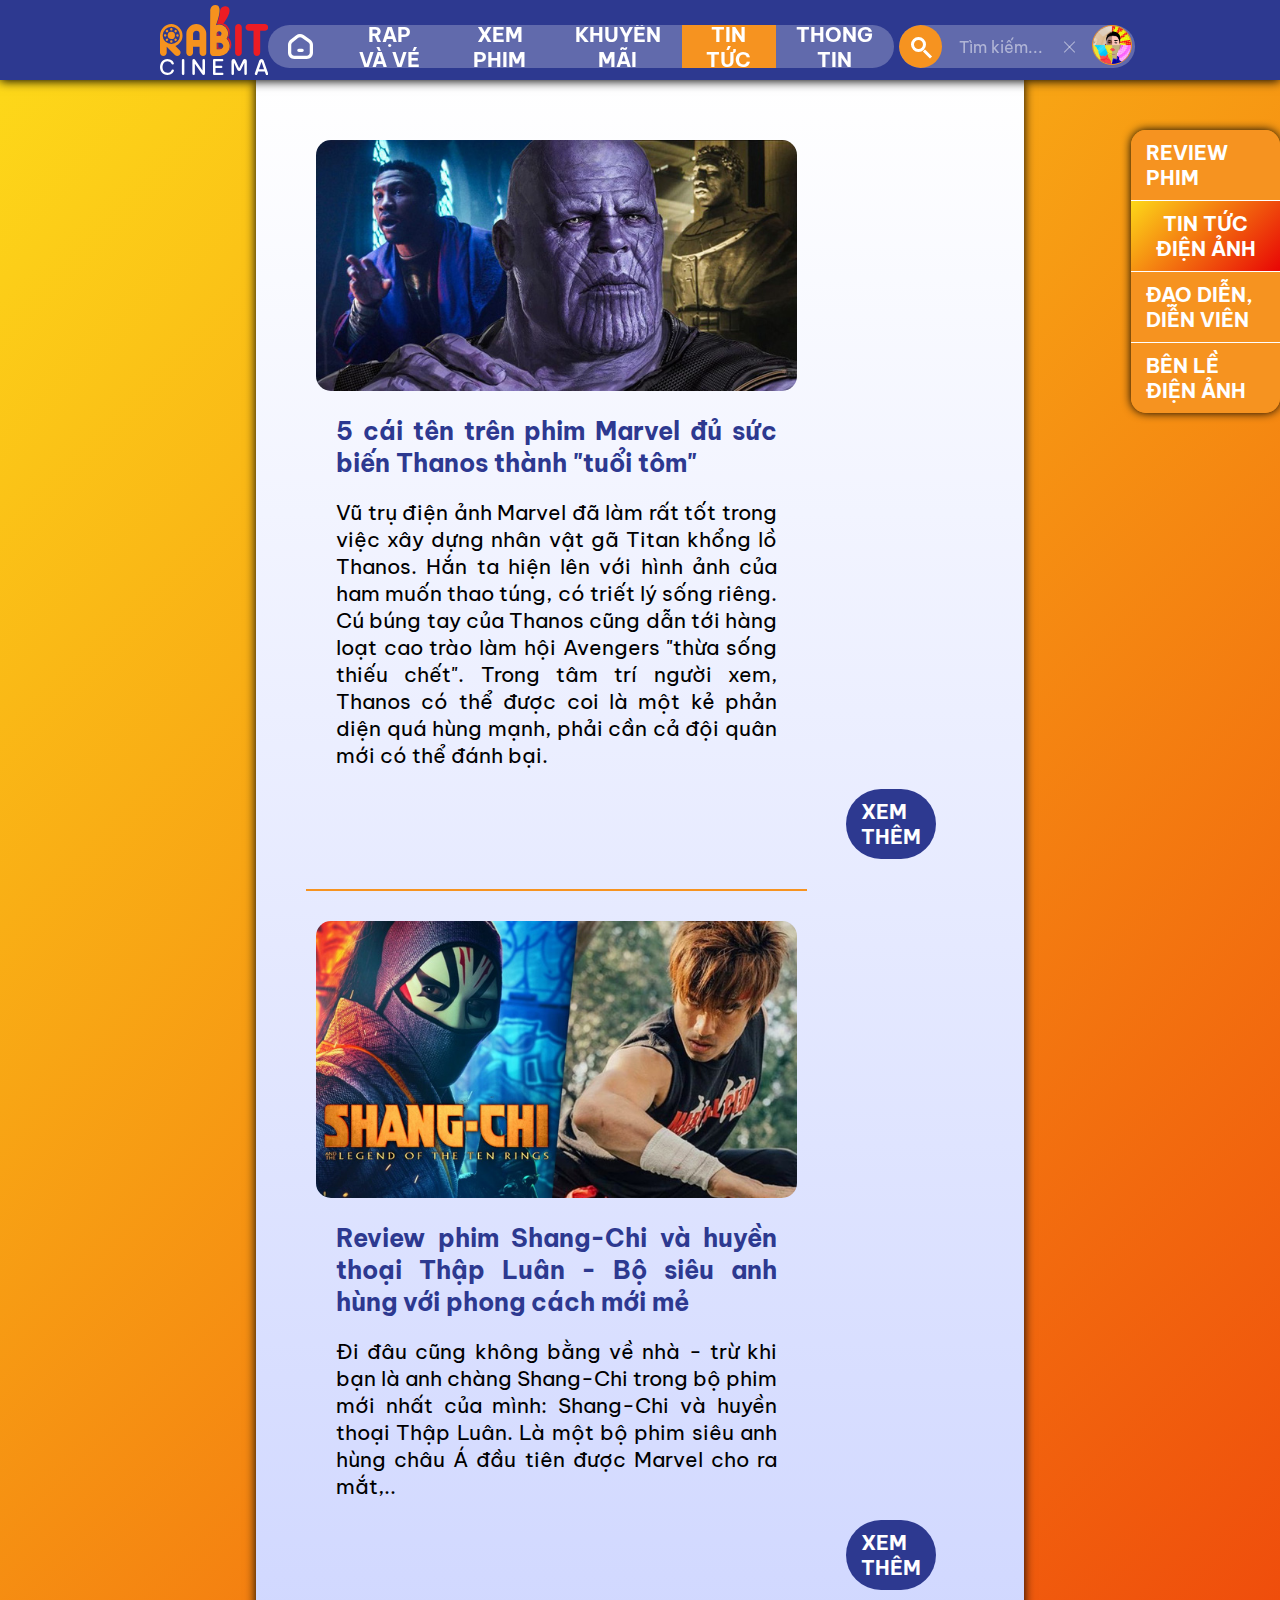
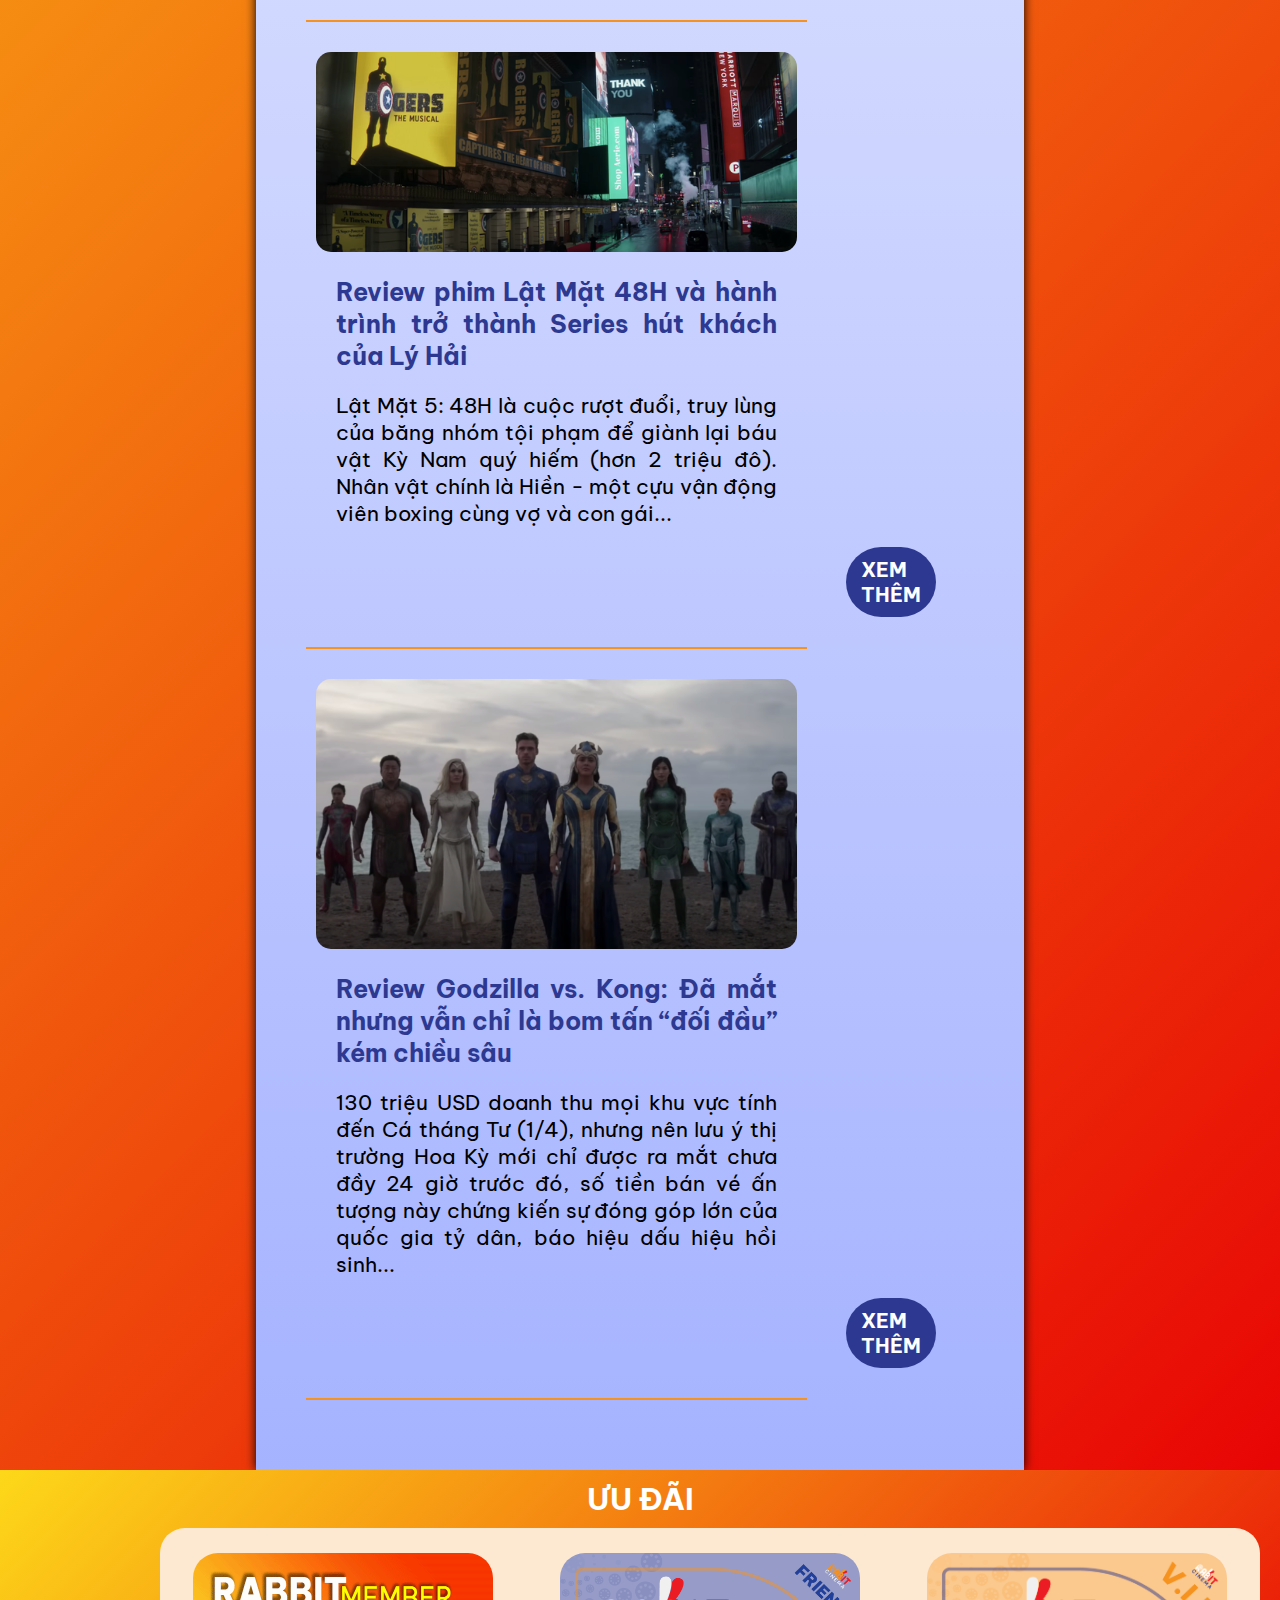
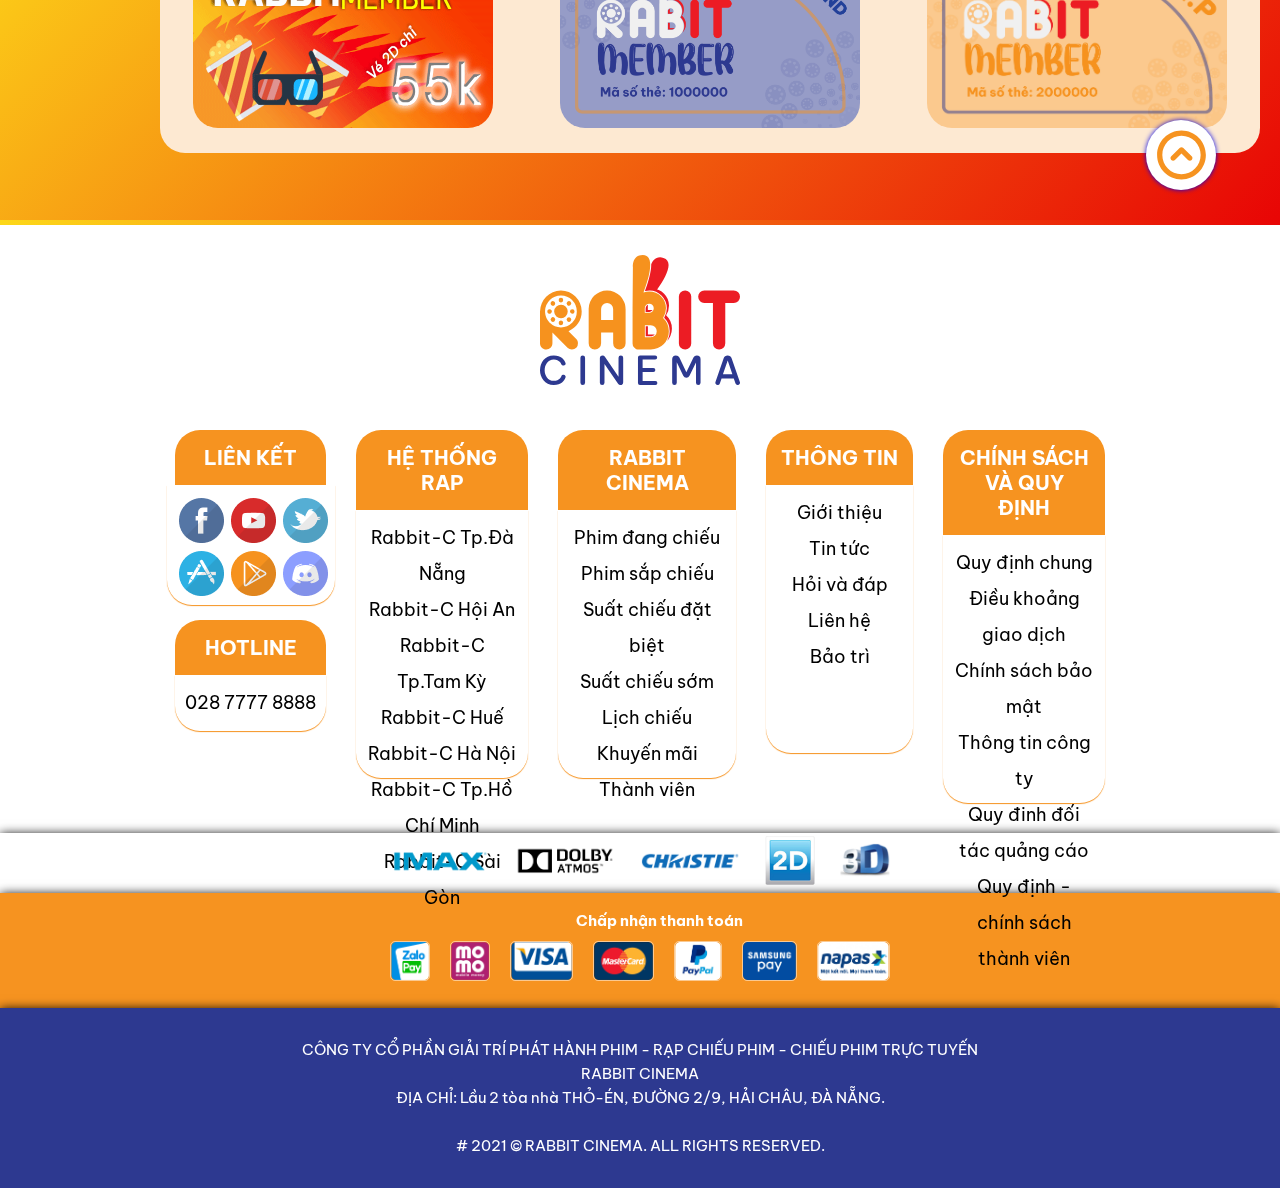
<file: tintucdienanh.html>
<!DOCTYPE html>
<html lang="vi">
<head>
    <meta charset="UTF-8">
    <meta http-equiv="X-UA-Compatible" content="IE=edge">
    <meta name="viewport" content="width=device-width, initial-scale=1.0">
    <link rel="stylesheet" href="css+js/style.css" type="text/css">
    <link rel="icon" href="image/Logo-icon.ico" type="image/x-icon">
    <meta name="description" content="Phạm Quốc Khánh - K13C01A006">
    <title>Rabbit Cinema : Tin tức điện ảnh</title>
</head>
<body>
<div id="wrapper">
    
    <div id="header" class="onscroll">
        <nav>
            <a class="logo" href="home.html">       
                <svg xmlns="http://www.w3.org/2000/svg" viewBox="0 0 1187 768.14">
                    <path
                        class="logo-text cinema-text-on"
                        d="M81.84,768.14q-20.46,0-35.75-7.47a74.63,74.63,0,0,1-25.51-20,87.57,87.57,0,0,1-15.41-28A99.8,99.8,0,0,1,0,680.86a100.94,100.94,0,0,1,5.17-31.93A87.47,87.47,0,0,1,20.58,620.8a73.52,73.52,0,0,1,25.51-19.87q15.3-7.35,35.75-7.35,16.78,0,28.85,4.36a67.34,67.34,0,0,1,20.24,11.14A65.48,65.48,0,0,1,144,623.44a68.2,68.2,0,0,1,7.36,14.47h0a11.58,11.58,0,0,1-10.94,15.39h-2.92a11.62,11.62,0,0,1-11-7.55,46.21,46.21,0,0,0-2.07-4.85,41.12,41.12,0,0,0-7.82-10.46,42.36,42.36,0,0,0-13.56-8.72q-8.4-3.57-21-3.56-13.56,0-23.79,5.28a50.69,50.69,0,0,0-17.13,14.24,61.29,61.29,0,0,0-10.23,20.21,80.58,80.58,0,0,0-3.33,23,79.31,79.31,0,0,0,3.33,22.85,62.83,62.83,0,0,0,10.23,20.22,50.1,50.1,0,0,0,17.13,14.35q10.23,5.28,23.79,5.28,12.65,0,21-3.56a41.09,41.09,0,0,0,13.56-8.84,42.6,42.6,0,0,0,7.82-10.57,46.21,46.21,0,0,0,2.07-4.85,11.63,11.63,0,0,1,11-7.55h3a11.58,11.58,0,0,1,10.92,15.45l0,.06A72.19,72.19,0,0,1,144,738.17a64.15,64.15,0,0,1-13.1,14.47,67.34,67.34,0,0,1-20.24,11.14Q98.63,768.13,81.84,768.14Zm158-13.87V607.45a13.8,13.8,0,0,1,13.81-13.79h0a13.8,13.8,0,0,1,13.82,13.79V754.27a13.8,13.8,0,0,1-13.82,13.79h0A13.8,13.8,0,0,1,239.89,754.27Zm115.43.19V609.94a16.37,16.37,0,0,1,16.38-16.36h0a16.38,16.38,0,0,1,13.53,7.14l80.83,118.35V607.26a13.69,13.69,0,0,1,13.69-13.68H480a13.69,13.69,0,0,1,13.69,13.68V751.59a16.55,16.55,0,0,1-16.56,16.55h0A16.57,16.57,0,0,1,463.48,761L382.71,643.82V754.46A13.69,13.69,0,0,1,369,768.14h0A13.69,13.69,0,0,1,355.32,754.46Zm226.17,1.77V605.49a11.92,11.92,0,0,1,11.92-11.91h90.2a11.92,11.92,0,0,1,11.92,11.91v.24a11.92,11.92,0,0,1-11.92,11.91h-74.5v49.77h63.64a11.92,11.92,0,0,1,11.92,11.92h0a11.92,11.92,0,0,1-11.92,11.91H609.11v52.84h75.68A11.92,11.92,0,0,1,696.71,756v.24a11.92,11.92,0,0,1-11.92,11.91H593.41A11.92,11.92,0,0,1,581.49,756.23Zm203-1.65V616A22.43,22.43,0,0,1,807,593.58h0a22.44,22.44,0,0,1,20.25,12.76l41.36,86.55,42.1-86.8a22.2,22.2,0,0,1,20-12.51h0a22.19,22.19,0,0,1,22.21,22.19V754.58a13.57,13.57,0,0,1-13.57,13.56h0a13.57,13.57,0,0,1-13.58-13.56v-120l-38.5,78.57a20.61,20.61,0,0,1-18.51,11.54h0a20.61,20.61,0,0,1-18.52-11.58l-38.51-79V754.58a13.57,13.57,0,0,1-13.58,13.56h0A13.57,13.57,0,0,1,784.52,754.58Zm256.92-4.6,48.75-139.68a24.94,24.94,0,0,1,23.55-16.72h0a24.93,24.93,0,0,1,23.54,16.69L1186.22,750a13.67,13.67,0,0,1-12.91,18.18h0a13.67,13.67,0,0,1-12.93-9.23L1150.09,729H1077.6l-10.28,29.93a13.69,13.69,0,0,1-12.94,9.23h0A13.66,13.66,0,0,1,1041.44,750Zm44.43-45.53h56L1114,623.07Z"
                    />
                    <path
                        class="logo-text cls-2"
                        d="M498.69,275.58a113.6,113.6,0,0,0-23.49-34.41,108.72,108.72,0,0,0-34.71-23.23,110,110,0,0,0-84.67,0,108.56,108.56,0,0,0-34.7,23.23,112.89,112.89,0,0,0-23.49,34.41,102.42,102.42,0,0,0-8.75,42.07V522a35.78,35.78,0,0,0,10.38,26,34.45,34.45,0,0,0,25.68,10.65,37,37,0,0,0,26.79-10.65,34.89,34.89,0,0,0,10.91-26V458.07h71.57V522a35.34,35.34,0,0,0,10.65,26q10.67,10.65,26.5,10.65A36.38,36.38,0,0,0,508,522V318.75S508,292.85,498.69,275.58ZM434.21,384.3H362.64v-65A35.1,35.1,0,0,1,373,293.89a33.72,33.72,0,0,1,25.14-10.65,36.37,36.37,0,0,1,36,36.05ZM226.13,403.76c14.29-20.62,21.37-44,21.37-70.3a117.64,117.64,0,0,0-10.12-48.28,129.88,129.88,0,0,0-27-39.43A133.72,133.72,0,0,0,171,219.33a114.5,114.5,0,0,0-46.51-9.86,118.23,118.23,0,0,0-48.67,10.12,131.35,131.35,0,0,0-39.3,27A122.8,122.8,0,0,0,10.12,286.2,124.45,124.45,0,0,0,0,333.46v188C0,532,3.54,540.89,10.86,548s15.8,10.61,25.67,10.61A36.53,36.53,0,0,0,62.83,548C70,540.89,73.7,532,73.7,521.43V458.6l89.61,89.63a37.73,37.73,0,0,0,51.94,0A34.56,34.56,0,0,0,223.1,536a39.78,39.78,0,0,0,0-27.92,34.6,34.6,0,0,0-7.85-12.28l-45.87-45.89C193,439.65,212,424.36,226.13,403.76Zm-35.72-2.84a94.2,94.2,0,0,1-132.31,0c-.34-.32-.68-.65-1-1a94,94,0,0,1-27-61c0-1.48-.07-3-.08-4.5,0-.22,0-.45,0-.68,0-1.9.09-3.87.19-5.76v-.76a94.09,94.09,0,0,1,27-59.65.29.29,0,0,1,.08-.08c.12-.13.25-.28.39-.42l.3-.28a1.19,1.19,0,0,1,.2-.19,93.84,93.84,0,0,1,65.46-27.12c.23,0,.47,0,.7,0s.46,0,.69,0a93.86,93.86,0,0,1,65.46,27.12l0,0,.46.44v0l.47.48a94.22,94.22,0,0,1-.47,132.82C190.75,400.6,190.59,400.76,190.41,400.92ZM70.51,333.79c0,.25,0,.5,0,.74a13.56,13.56,0,1,1,0-1.55C70.5,333.23,70.51,333.52,70.51,333.79Zm134.5,0a13.51,13.51,0,0,1-27,.75c0-.25,0-.49,0-.75s0-.55,0-.82v-.11a13.51,13.51,0,0,1,27,.93ZM86.8,295.19c-.16.19-.36.41-.55.6s-.37.34-.53.51a13.65,13.65,0,1,1,1.08-1.11Zm94.56,95.69a13.51,13.51,0,0,1-19.61-18.56c.16-.17.32-.35.51-.54l.59-.56.08-.07a13.51,13.51,0,0,1,18.43,19.73Zm-43.6-124.35A13.49,13.49,0,0,1,125.06,280c-.26,0-.53,0-.81,0l-.73,0a13.51,13.51,0,1,1,14.24-13.49Zm0,134.51a13.51,13.51,0,1,1-14.24-13.51h.73c.28,0,.55,0,.82,0h.12A13.5,13.5,0,0,1,137.76,401Zm43.6-105.25a13.5,13.5,0,0,1-18.51.55c-.2-.17-.4-.36-.59-.55s-.35-.37-.51-.54a13.51,13.51,0,1,1,19.61.54ZM86.25,390.88a13.51,13.51,0,1,1-.53-19.61c.16.18.35.34.53.51s.39.41.57.61l.08.07A13.52,13.52,0,0,1,86.25,390.88Zm78.27-57.09A40.27,40.27,0,0,1,84.05,336c0-.73,0-1.44,0-2.21s0-1.65.08-2.46V331a40.26,40.26,0,0,1,80.43,2.79Zm591,72.43a102.92,102.92,0,0,0-25-34.67q17.19-25.24,17.2-57a97.84,97.84,0,0,0-7.79-38.7A98.38,98.38,0,0,0,687,222.93a97.91,97.91,0,0,0-38.7-7.79,96,96,0,0,0-34.09,6.18C652.57,123.3,682.94,0,609.77,0c-63,0-58.38,69.37-58.38,69.37l-2,244.12V522.57a34.52,34.52,0,0,0,8.34,22.87c2.39,2.9,11.66,13.15,20.68,13.15h78.48A104,104,0,0,0,699.05,550a109.33,109.33,0,0,0,57.25-57.25,104.15,104.15,0,0,0,8.61-42.2A105.89,105.89,0,0,0,755.49,406.22ZM621.92,314.58a26.69,26.69,0,0,1,7.53-18.82,24.67,24.67,0,0,1,18.81-8.06,25.51,25.51,0,0,1,19.08,8.06,26.28,26.28,0,0,1,7.79,18.82,26.62,26.62,0,0,1-26.87,26.87H621.92Zm60.74,160.71q-10.2,10.2-25.27,10.21H622.46V415.62h34.93q15,0,25.27,10.21a35,35,0,0,1,0,49.46Z"
                    />
                    <path
                        class="logo-text cls-3"
                        d="M897.57,246.2V521.93a35.39,35.39,0,0,1-10.67,26,34.8,34.8,0,0,1-25.44,10.66q-15.87,0-26.54-10.66a35.42,35.42,0,0,1-10.66-26V246.2a35.69,35.69,0,0,1,10.66-25.71q10.67-10.94,26.54-11,14.74,0,25.44,11A35.66,35.66,0,0,1,897.57,246.2Zm278.78-25.8q-10.65-10.93-26.5-10.93H975.56a34.81,34.81,0,0,0-25.94,10.93A36.2,36.2,0,0,0,939,246.62q0,15.86,10.67,26.24a35.79,35.79,0,0,0,25.94,10.38h50.8v238.2q0,15.84,10.39,26.5T1063,558.59q15.87,0,26.24-10.65t10.38-26.5V283.24h50.26q15.83,0,26.5-10.38T1187,246.62A36.3,36.3,0,0,0,1176.35,220.4ZM666.25,325.5H640V298.63a30.26,30.26,0,0,1,.35-4.4,19.64,19.64,0,0,0-7.16,5A21.59,21.59,0,0,0,627,314.58v21.84h21.27a20.88,20.88,0,0,0,15.53-6.31,23.22,23.22,0,0,0,3.61-4.68A6.13,6.13,0,0,1,666.25,325.5Zm107.27,64.8a102.83,102.83,0,0,0-25-34.67q17.22-25.31,17.23-57a99.61,99.61,0,0,0-29.07-70.4A99.21,99.21,0,0,0,705,207a95.59,95.59,0,0,0-9.93-3.61c56.36-75.51,99.85-166.87,37.6-186.3C688.25,3.3,667.76,36.34,660.1,54.7c.78,34.67-13.14,94.69-37.45,158.64a104.7,104.7,0,0,1,99.54,27.23,104.73,104.73,0,0,1,22.33,33.32,103.28,103.28,0,0,1,8.22,40.69A104.49,104.49,0,0,1,737,370.73a112.25,112.25,0,0,1,32.9,79.83,109.07,109.07,0,0,1-9,44.24,113.19,113.19,0,0,1-6.67,13,110.28,110.28,0,0,0,20.06-31,103.27,103.27,0,0,0,8.58-42.18A106.27,106.27,0,0,0,773.52,390.3Zm-98.13,79.26H640.44V420.64h-13v59.84h29.92c8.72,0,15.88-2.91,21.69-8.72a20.76,20.76,0,0,0,2.34-2.69A33.86,33.86,0,0,1,675.39,469.56Z"
                    />
                </g>
            </g>
                </svg>
            </a>
            <div class="nav-menu">
                <ul id="menu">
                    <li><a href="home.html">
                        <svg class="home-svg" width="25" height="25" viewBox="0 0 25 25">
                        <path d="M14.1304 17.9372C15.0309 17.9372 15.7609 17.2064 15.7609 16.3048C15.7609 15.4033 15.0309 14.6725 14.1304 14.6725H10.8696C9.9691 14.6725 9.23913 15.4033 9.23913 16.3048C9.23913 17.2064 9.9691 17.9372 10.8696 17.9372H14.1304Z"/>
                        <path fill-rule="evenodd" clip-rule="evenodd" d="M15.6306 1.05966C14.5349 0.291717 13.1856 -0.0278296 11.9197 0.00188897C10.6538 0.0316066 9.31908 0.414221 8.25988 1.23903L2.40118 5.8097C1.66506 6.38308 1.08219 7.20116 0.685715 8.01021C0.289469 8.81877 0 9.77974 0 10.7112V18.7752C0 22.1964 2.77929 25 6.20652 25H18.7935C22.2182 25 25 22.199 25 18.7861V10.8636C25 9.87391 24.6804 8.86299 24.2402 8.01875C23.8004 7.17528 23.1558 6.33608 22.3472 5.77122L22.3453 5.7699L15.6306 1.05966ZM10.2622 3.81579C10.6704 3.49808 11.2921 3.28228 11.9961 3.26575C12.7 3.24923 13.3341 3.43554 13.7601 3.73385L20.4775 8.44599L20.4808 8.4483C20.7473 8.63432 21.0803 9.01332 21.3495 9.52951C21.6185 10.0456 21.7391 10.5365 21.7391 10.8636V18.7861C21.7391 20.4009 20.4122 21.7352 18.7935 21.7352H6.20652C4.59027 21.7352 3.26087 20.4034 3.26087 18.7752V10.7112C3.26087 10.413 3.36814 9.94833 3.6132 9.44827C3.85793 8.94887 4.16126 8.57511 4.40316 8.38674L10.2622 3.81579Z"/>
                        </svg>
                    </a></li>
                    <li><a href="rapvave.html">Rạp và vé</a></li>
                    <li><a href="xemphim.html">Xem phim</a></li>
                    <li><a href="khuyenmai.html">Khuyến mãi</a></li>
                    <li class="active-li"><a href="#">Tin tức</a>
                        <ul class="sub-menu">
                            <li><a href="reviewphim.html">Review Phim</a></li>
                            <li><a href="tintucdienanh.html">Tin tức điện ảnh</a></li>
                            <li><a href="#">Đạo diễn, diễn viên</a></li>
                            <li><a href="#">Bên lề điện ảnh</a></li>
                        </ul>
                    </li>
                    <li><a href="#">Thông tin</a>
                        <ul class="sub-menu">
                            <li><a href="gioithieu.html">Giới thiệu</a></li>
                            <li><a href="#">Hỗ trợ</a></li>
                            <li><a href="#">Hướng dẫn</a></li>
                            <li><a href="#">Liên hệ</a></li>
                        </ul>
                    </li>
                </ul>
                <div class="search">
                    <div class="icon"></div>
                    <div class="input">
                        <input type="text" placeholder="Tìm kiếm..." id="mysearch">
                    </div>
                    <span class="clear" onclick="document.getElementById('mysearch').value = ''"></span>
                </div>
                <div class="member">
                    <div class="member-icon" href=""><img src="image/avatar-member.gif" alt="avater" width="50px" height="50px"></div>
                    <ul class="menu-member">
                        <li>
                            <svg width="25px" height="25px" xmlns="http://www.w3.org/2000/svg" viewBox="0 0 512 512"><path d="M416 448h-84c-6.6 0-12-5.4-12-12v-40c0-6.6 5.4-12 12-12h84c17.7 0 32-14.3 32-32V160c0-17.7-14.3-32-32-32h-84c-6.6 0-12-5.4-12-12V76c0-6.6 5.4-12 12-12h84c53 0 96 43 96 96v192c0 53-43 96-96 96zm-47-201L201 79c-15-15-41-4.5-41 17v96H24c-13.3 0-24 10.7-24 24v96c0 13.3 10.7 24 24 24h136v96c0 21.5 26 32 41 17l168-168c9.3-9.4 9.3-24.6 0-34z"></path></svg>
                            <a href="dangnhap.html">Đăng nhập</a></li>
                        <li>
                            <svg width="30px" height="20px" xmlns="http://www.w3.org/2000/svg" viewBox="0 0 512 512"><path d="M624 208h-64v-64c0-8.8-7.2-16-16-16h-32c-8.8 0-16 7.2-16 16v64h-64c-8.8 0-16 7.2-16 16v32c0 8.8 7.2 16 16 16h64v64c0 8.8 7.2 16 16 16h32c8.8 0 16-7.2 16-16v-64h64c8.8 0 16-7.2 16-16v-32c0-8.8-7.2-16-16-16zm-400 48c70.7 0 128-57.3 128-128S294.7 0 224 0 96 57.3 96 128s57.3 128 128 128zm89.6 32h-16.7c-22.2 10.2-46.9 16-72.9 16s-50.6-5.8-72.9-16h-16.7C60.2 288 0 348.2 0 422.4V464c0 26.5 21.5 48 48 48h352c26.5 0 48-21.5 48-48v-41.6c0-74.2-60.2-134.4-134.4-134.4z"></path></svg>
                            <a href="dangky.html">Đăng ký</a></li>
                        <li><a href="">Tìm hiểu thêm</a></li>
                    </ul>
                </div>
                
            </div>
        </nav>
    </div>
    <div class="top-trang-dau"></div>
    <div id="content">
        <div class="tintucdienanh-block">
            <div class="tintucdienanh-grid">
                <ul class="tintuc-menu">
                    <li><a href="reviewphim.html">Review Phim</a></li>
                    <li class="tintuc-menu-active"><a href="tintucdienanh.html">Tin tức điện ảnh</a></li>
                    <li><a href="#">Đạo diễn, diễn viên</a></li>
                    <li><a href="#">Bên lề điện ảnh</a></li>
                </ul>
                <div class="tintucdienanh-main">
                    <div class="tintucdienanh-img"><img src="image/content/tintucdienanh-1.jpg" alt="">
                    </div>
                    <div class="tintucdienanh-content">
                        <span>5 cái tên trên phim Marvel đủ sức biến Thanos thành "tuổi tôm"</span><br><br>
                        <p>Vũ trụ điện ảnh Marvel đã làm rất tốt trong việc xây dựng nhân vật gã Titan khổng lồ Thanos. Hắn ta hiện lên với hình ảnh của ham muốn thao túng, có triết lý sống riêng. Cú búng tay của Thanos cũng dẫn tới hàng loạt cao trào làm hội Avengers "thừa sống thiếu chết". Trong tâm trí người xem, Thanos có thể được coi là một kẻ phản diện quá hùng mạnh, phải cần cả đội quân mới có thể đánh bại.</p>
                        <div class="tintucdienanh-nutbam">
                            <a href="tintucdienanh2.html">Xem thêm</a>
                        </div>
                    </div>
                </div>
                <div class="tintucdienanh-main">
                    <div class="tintucdienanh-img"><img src="image/content/tintucdienanh-2.jpg" alt="">
                    </div>
                    <div class="tintucdienanh-content">
                        <span>Review phim Shang-Chi và huyền thoại Thập Luân - Bộ siêu anh hùng với phong cách mới mẻ</span><br><br>
                        <p>Đi đâu cũng không bằng về nhà - trừ khi bạn là anh chàng Shang-Chi trong bộ phim mới nhất của mình: Shang-Chi và huyền thoại Thập Luân. Là một bộ phim siêu anh hùng châu Á đầu tiên được Marvel cho ra mắt,..</p>
                        <div class="tintucdienanh-nutbam">
                            <a href="tintucdienanh2.html">Xem thêm</a>
                        </div>
                    </div>
                </div>
                <div class="tintucdienanh-main">
                    <div class="tintucdienanh-img"><img src="image/content/tintucdienanh-3.png" alt="">
                    </div>
                    <div class="tintucdienanh-content">
                        <span>Review phim Lật Mặt 48H và hành trình trở thành Series hút khách của Lý Hải</span><br><br>
                        <p>Lật Mặt 5: 48H là cuộc rượt đuổi, truy lùng của băng nhóm tội phạm để giành lại báu vật Kỳ Nam quý hiếm (hơn 2 triệu đô). Nhân vật chính là Hiền - một cựu vận động viên boxing cùng vợ và con gái...</p>
                        <div class="tintucdienanh-nutbam">
                            <a href="tintucdienanh2.html">Xem thêm</a>
                        </div>
                    </div>
                </div>
                <div class="tintucdienanh-main">
                    <div class="tintucdienanh-img"><img src="image/content/tintucdienanh-4.png" alt="">
                    </div>
                    <div class="tintucdienanh-content">
                        <span>Review Godzilla vs. Kong: Đã mắt nhưng vẫn chỉ là bom tấn “đối đầu” kém chiều sâu</span><br><br>
                        <p>130 triệu USD doanh thu mọi khu vực tính đến Cá tháng Tư (1/4), nhưng nên lưu ý thị trường Hoa Kỳ mới chỉ được ra mắt chưa đầy 24 giờ trước đó, số tiền bán vé ấn tượng này chứng kiến sự đóng góp lớn của quốc gia tỷ dân, báo hiệu dấu hiệu hồi sinh...</p>
                        <div class="tintucdienanh-nutbam">
                            <a href="tintucdienanh2.html">Xem thêm</a>
                        </div>
                    </div>
                </div>
            </div>
            
        </div>
        <div class="uudai">
            <div class="uudai-grid">
                <div class="h4"><h4>Ưu đãi</h4></div>
                <div class="uudai-main">
                    <div id="uudai-slide">
                        <div class="uudai-pack">
                            <div class="uudai-content"><a href="#"><img src="image/content/Khuyenmai-mini-1.gif" alt=""></a></div>
                            <div class="uudai-content"><a href="#"><img src="image/content/member-1.png" alt=""></a></div>
                            <div class="uudai-content"><a href="#"><img src="image/content/member-2.png" alt=""></a></div>
                        </div>
                    </div>
                </div>
            </div>
        </div>
        <a href="#top" class="svg-nutlen">
            <svg width="50" height="50" viewBox="0 0 41 40" fill="none" xmlns="http://www.w3.org/2000/svg">
            <path d="M12.5217 21.0562C11.6848 21.893 11.6848 23.2498 12.5217 24.0866C13.3585 24.9235 14.7153 24.9235 15.5521 24.0866L20.894 18.7447L26.2359 24.0866C27.0728 24.9235 28.4296 24.9235 29.2664 24.0866C30.1032 23.2498 30.1032 21.893 29.2664 21.0562L22.4093 14.199C21.5724 13.3622 20.2156 13.3622 19.3788 14.199L12.5217 21.0562Z"/>
            <path fill-rule="evenodd" clip-rule="evenodd" d="M0.894042 20C0.894043 31.0457 9.84835 40 20.894 40C31.9397 40 40.894 31.0457 40.894 20C40.894 8.9543 31.9397 -5.50968e-07 20.894 -6.81453e-08C9.84835 4.14677e-07 0.894042 8.95431 0.894042 20ZM20.894 35.7143C12.2153 35.7143 5.17976 28.6788 5.17976 20C5.17976 11.3212 12.2153 4.28571 20.894 4.28571C29.5728 4.28571 36.6083 11.3212 36.6083 20C36.6083 28.6788 29.5728 35.7143 20.894 35.7143Z"/>
            </svg>
        </a>
    </div>
    <div id="footer">
        <div class="footer-up">
            <div class="line-footer"></div>
            <div class="logo-f"><img src="image/Logo.svg" width="200" alt=""></div>
            <div class="content-f">
                <div class="lienhe">
                    <div class="h3"><h3>Liên kết</h3></div>
                    <div class="icon-app">
                        <a href="https://www.facebook.com/khanh.292/" target="_blank"><img src="image/footer/facebook.png" alt="facebook"></a>
                        <a href="https://www.youtube.com/channel/UC-Fu8DxUmCnJZvYes__D-Og" target="_blank"><img src="image/footer/Youtube.png" alt="Youtube"></a>
                        <a href="https://twitter.com/khanhkun292" target="_blank"><img src="image/footer/twitter.png" alt="twitter"></a>
                        <a href="#" target="_blank"><img src="image/footer/appstore.png" alt="appstore"></a>
                        <a href="#" target="_blank"><img src="image/footer/chplay.png" alt="appstore"></a>
                        <a href="#" target="_blank"><img src="image/footer/discord.png" alt="discord"></a>
                    </div>
                    <div class="h3"><h3>Hotline</h3></div>
                    <div><h6>028 7777 8888</h6></div>
                </div>
                <div class="hethongrap">
                    <div class="h3"><h3>Hệ thống rap</h3></div>
                    <div class="list-footer">
                        <ul>
                            <li><a href="#"><h6>Rabbit-C Tp.Đà Nẵng</h6></a></li>
                            <li><a href="#"><h6>Rabbit-C Hội An</h6></a></li>
                            <li><a href="#"><h6>Rabbit-C Tp.Tam Kỳ</h6></a></li>
                            <li><a href="#"><h6>Rabbit-C Huế</h6></a></li>
                            <li><a href="#"><h6>Rabbit-C Hà Nội</h6></a></li>
                            <li><a href="#"><h6>Rabbit-C Tp.Hồ Chí Minh
                            </h6></a></li>
                            <li><a href=""><h6>Rabbit-C Sài Gòn</h6></a></li>
                        </ul>
                    </div>
                </div>
                <div class="rabbitcinema">
                    <div class="h3"><h3>Rabbit Cinema</h3></div>
                    <div class="list-footer">
                        <ul>
                            <li><a href="home.html"><h6>Phim đang chiếu</h6></a></li>
                            <li><a href="home.html"><h6>Phim sắp chiếu</h6></a></li>
                            <li><a href="home.html"><h6>Suất chiếu đặt biệt</h6></a></li>
                            <li><a href="home.html"><h6>Suất chiếu sớm</h6></a></li>
                            <li><a href="xemphim.html"><h6>Lịch chiếu</h6></a></li>
                            <li><a href="khuyenmai.html"><h6>Khuyến mãi</h6></a></li>
                            <li><a href="dangnhap.html"><h6>Thành viên</h6></a></li>
                        </ul>
                    </div>
                </div>
                <div class="thongtin">
                    <div class="h3"><h3>Thông tin</h3></div>
                    <div class="list-footer">
                        <ul>
                            <li><a href="gioithieu.html"><h6>Giới thiệu</h6></a></li>
                            <li><a href="tintucdienanh.html"><h6>Tin tức</h6></a></li>
                            <li><a href="#"><h6>Hỏi và đáp</h6></a></li>
                            <li><a href="#"><h6>Liên hệ</h6></a></li>
                            <li><a href="#"><h6>Bảo trì</h6></a></li>
                        </ul>
                    </div>
                </div>
                <div class="chinhsach">
                    <div class="h3"><h3>Chính sách và quy định</h3></div>
                    <div class="list-footer">
                        <ul>
                            <li><a href="#"><h6>Quy định chung</h6></a></li>
                            <li><a href="#"><h6>Điều khoảng giao dịch</h6></a></li>
                            <li><a href="#"><h6>Chính sách bảo mật</h6></a></li>
                            <li><a href="#"><h6>Thông tin công ty</h6></a></li>
                            <li><a href="#"><h6>Quy đinh đối tác quảng cáo</h6></a></li>
                            <li><a href="#"><h6>Quy định - chính sách thành viên</h6></a></li>
                        </ul>
                    </div>
                </div>
            </div>
        </div>
        <div class="footer-down-1">
            <div class="congnghe">
                <a href="#"><img src="image/footer/congnghe-1.png" width="100px" height="auto" alt="IMAX"></a>
                <a href="#"><img src="image/footer/congnghe-2.png" width="100px" height="auto" alt="DOLBY"></a>
                <a href="#"><img src="image/footer/congnghe-3.png" width="100px" height="auto" alt="CHRISETIE"></a>
                <a href="#"><img src="image/footer/congnghe-4.png" width="50px" height="auto" alt="2D"></a>
                <a href="#"><img src="image/footer/congnghe-5.png" width="50px" height="auto" alt="3D"></a>
            </div>
        </div>
        <div class="footer-down-2">
            <div class="text-f1">
                <p>Chấp nhận thanh toán</p>
            </div>
            <div class="thanhtoan">
                <a href="#"><img src="image/footer/thanhtoan-1.png" alt="Zalopay"></a>
                <a href="#"><img src="image/footer/thanhtoan-2.png" alt="Momo"></a>
                <a href="#"><img src="image/footer/thanhtoan-3.png" alt="Visa"></a>
                <a href="#"><img src="image/footer/thanhtoan-4.png" alt="Marter"></a>
                <a href="#"><img src="image/footer/thanhtoan-5.png" alt="Paypay"></a>
                <a href="#"><img src="image/footer/thanhtoan-6.png" alt="Samsumg"></a>
                <a href="#"><img src="image/footer/thanhtoan-7.png" alt="napasx"></a>
            </div>
        </div>
        <div class="footer-down-3">
            <div class="copyright">
                <p>
                    CÔNG TY CỔ PHẦN GIẢI TRÍ PHÁT HÀNH PHIM - RẠP CHIẾU PHIM -
                    CHIẾU PHIM TRỰC TUYẾN <span>RABBIT CINEMA</span><br>
                    ĐỊA CHỈ: Lầu 2 tòa nhà THỎ-ÉN, ĐƯỜNG 2/9, HẢI CHÂU, ĐÀ NẴNG.<br><br>#
                    2021 © RABBIT CINEMA. ALL RIGHTS RESERVED.
                </p>
            </div>
        </div>

    </div>
</div>
</body>
</html>
</file>
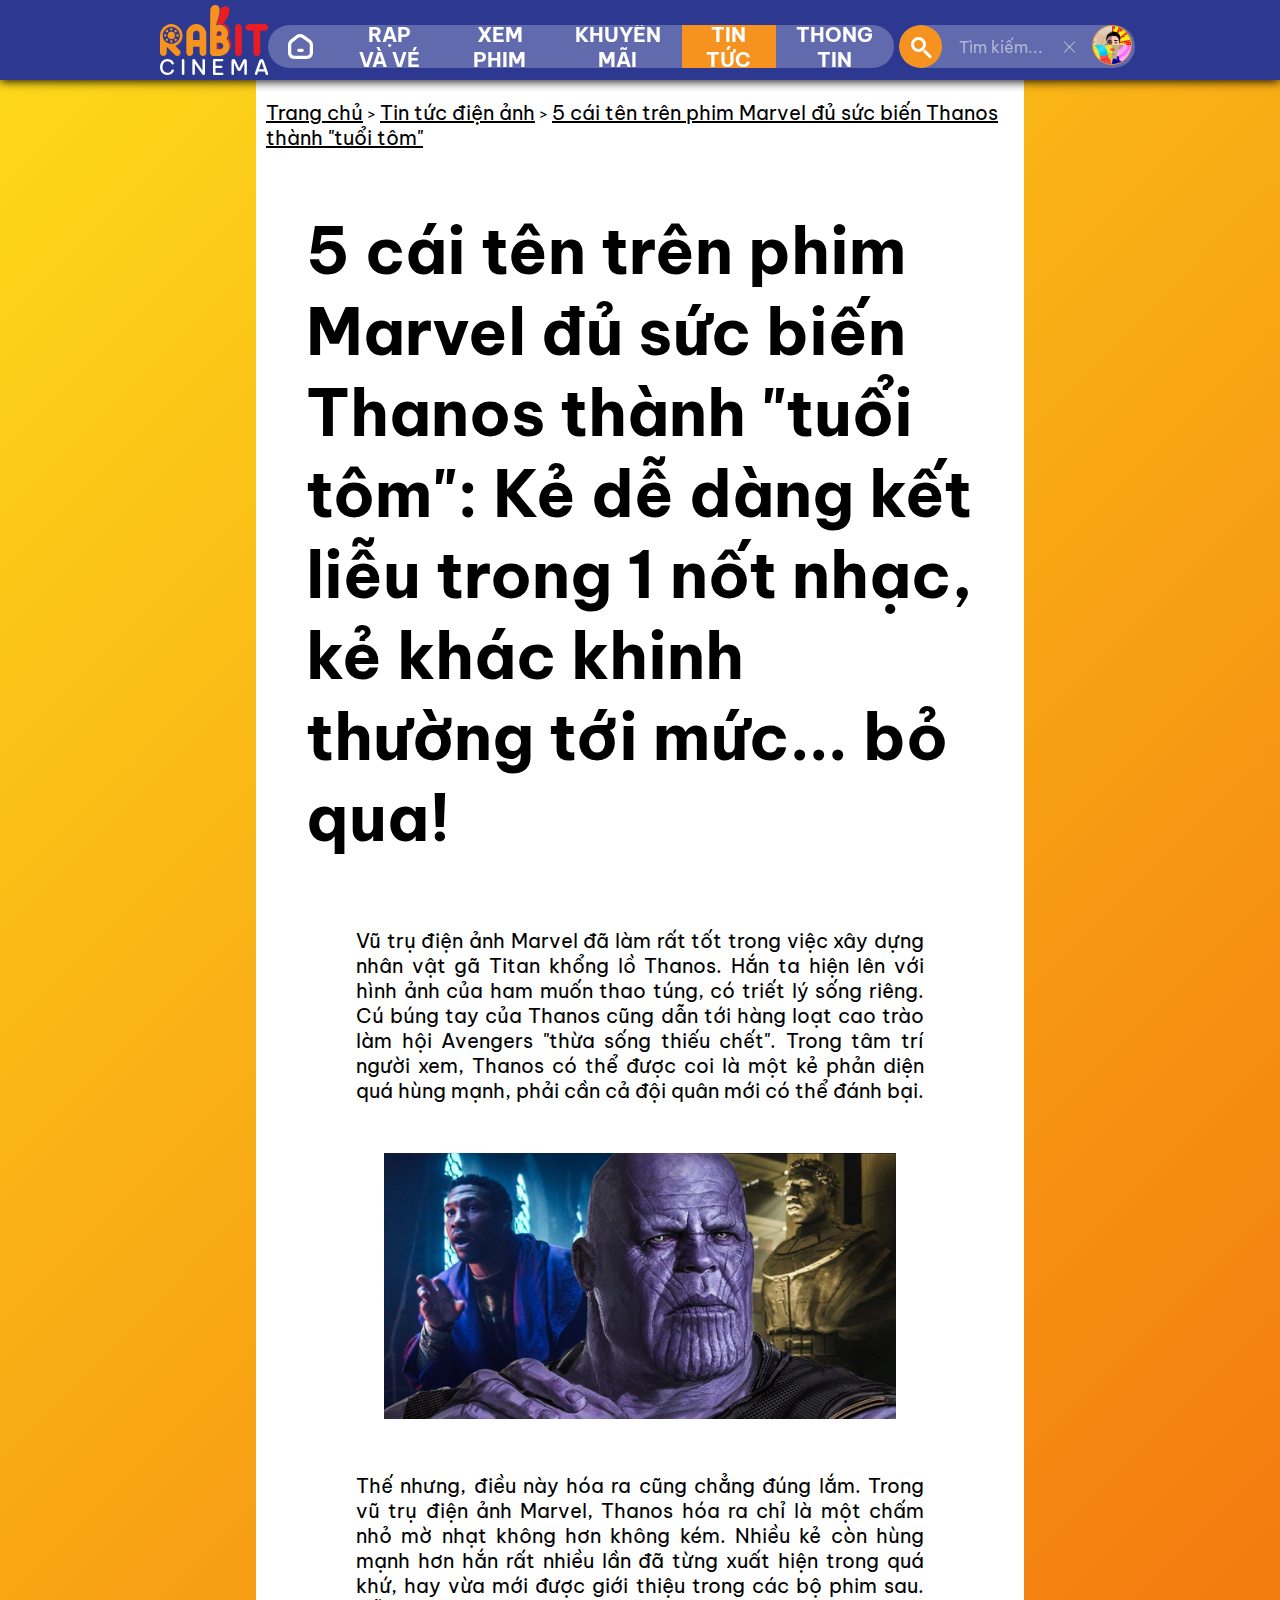
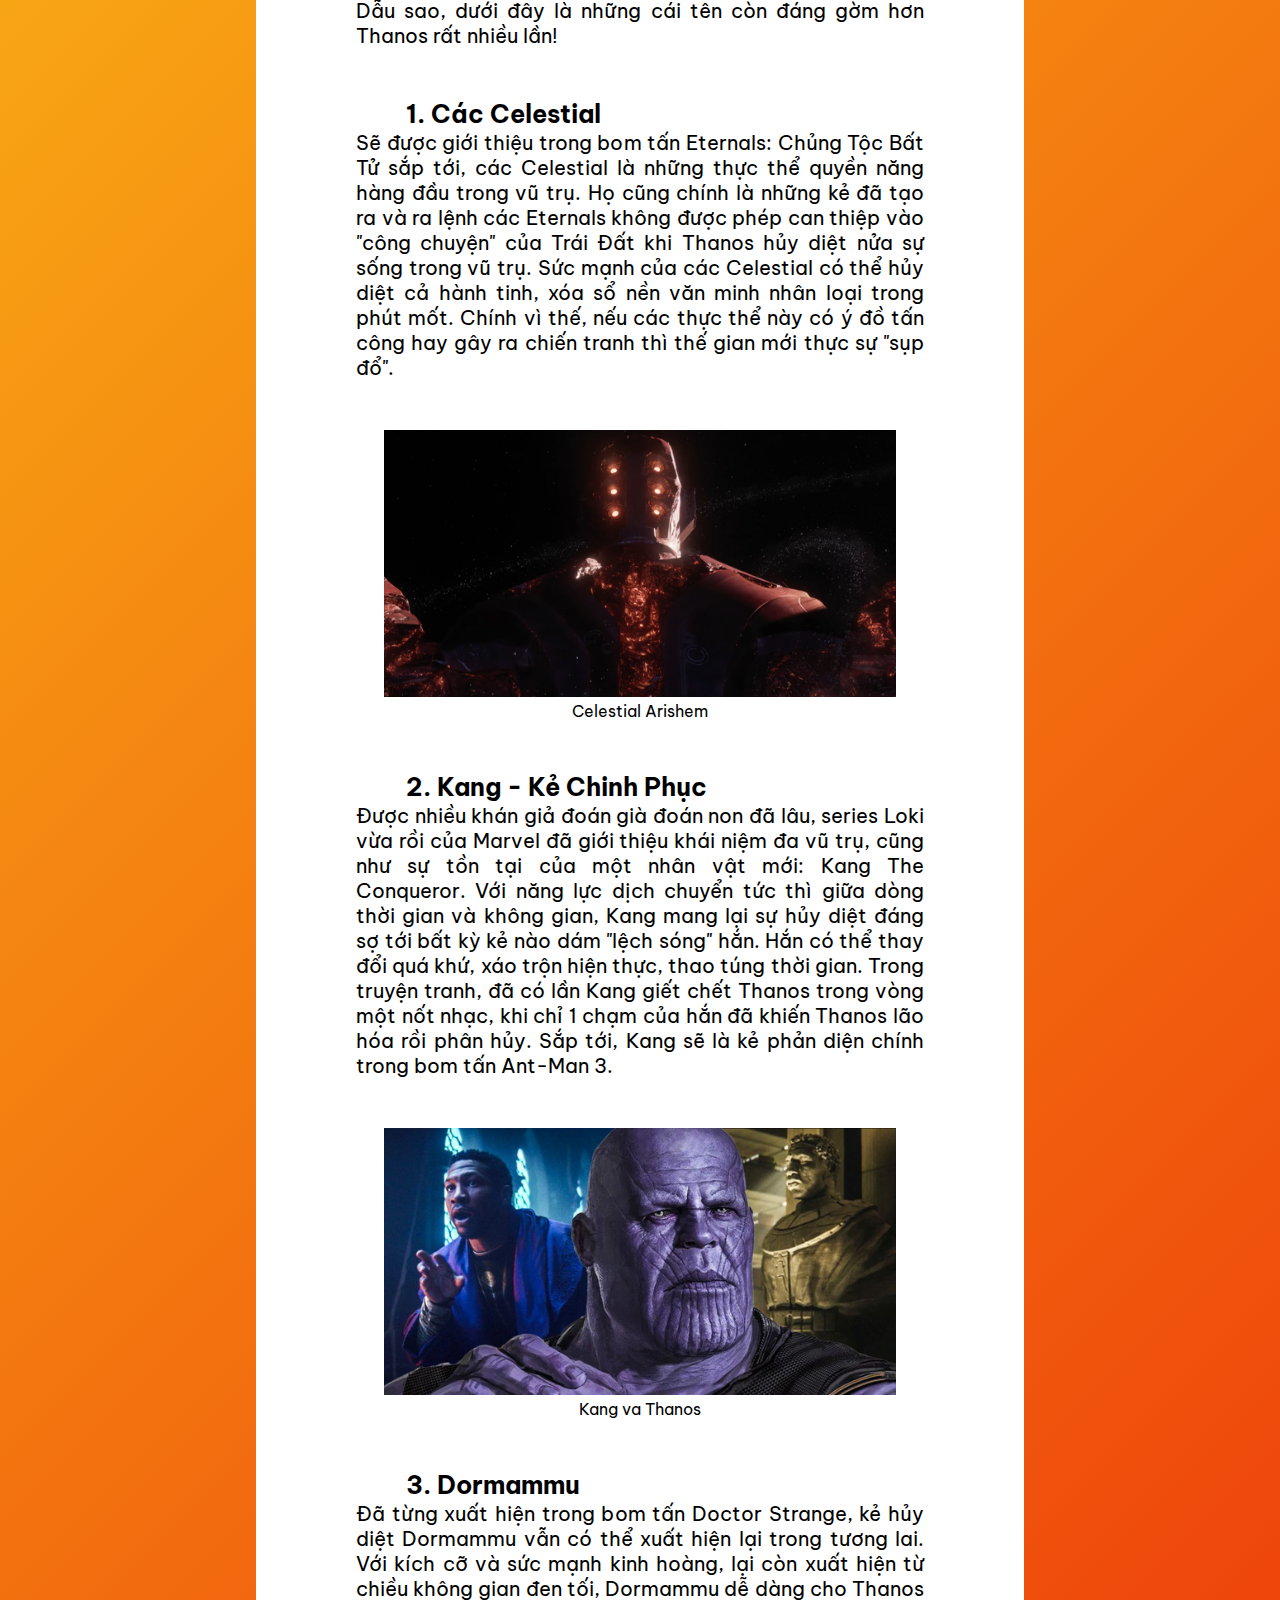
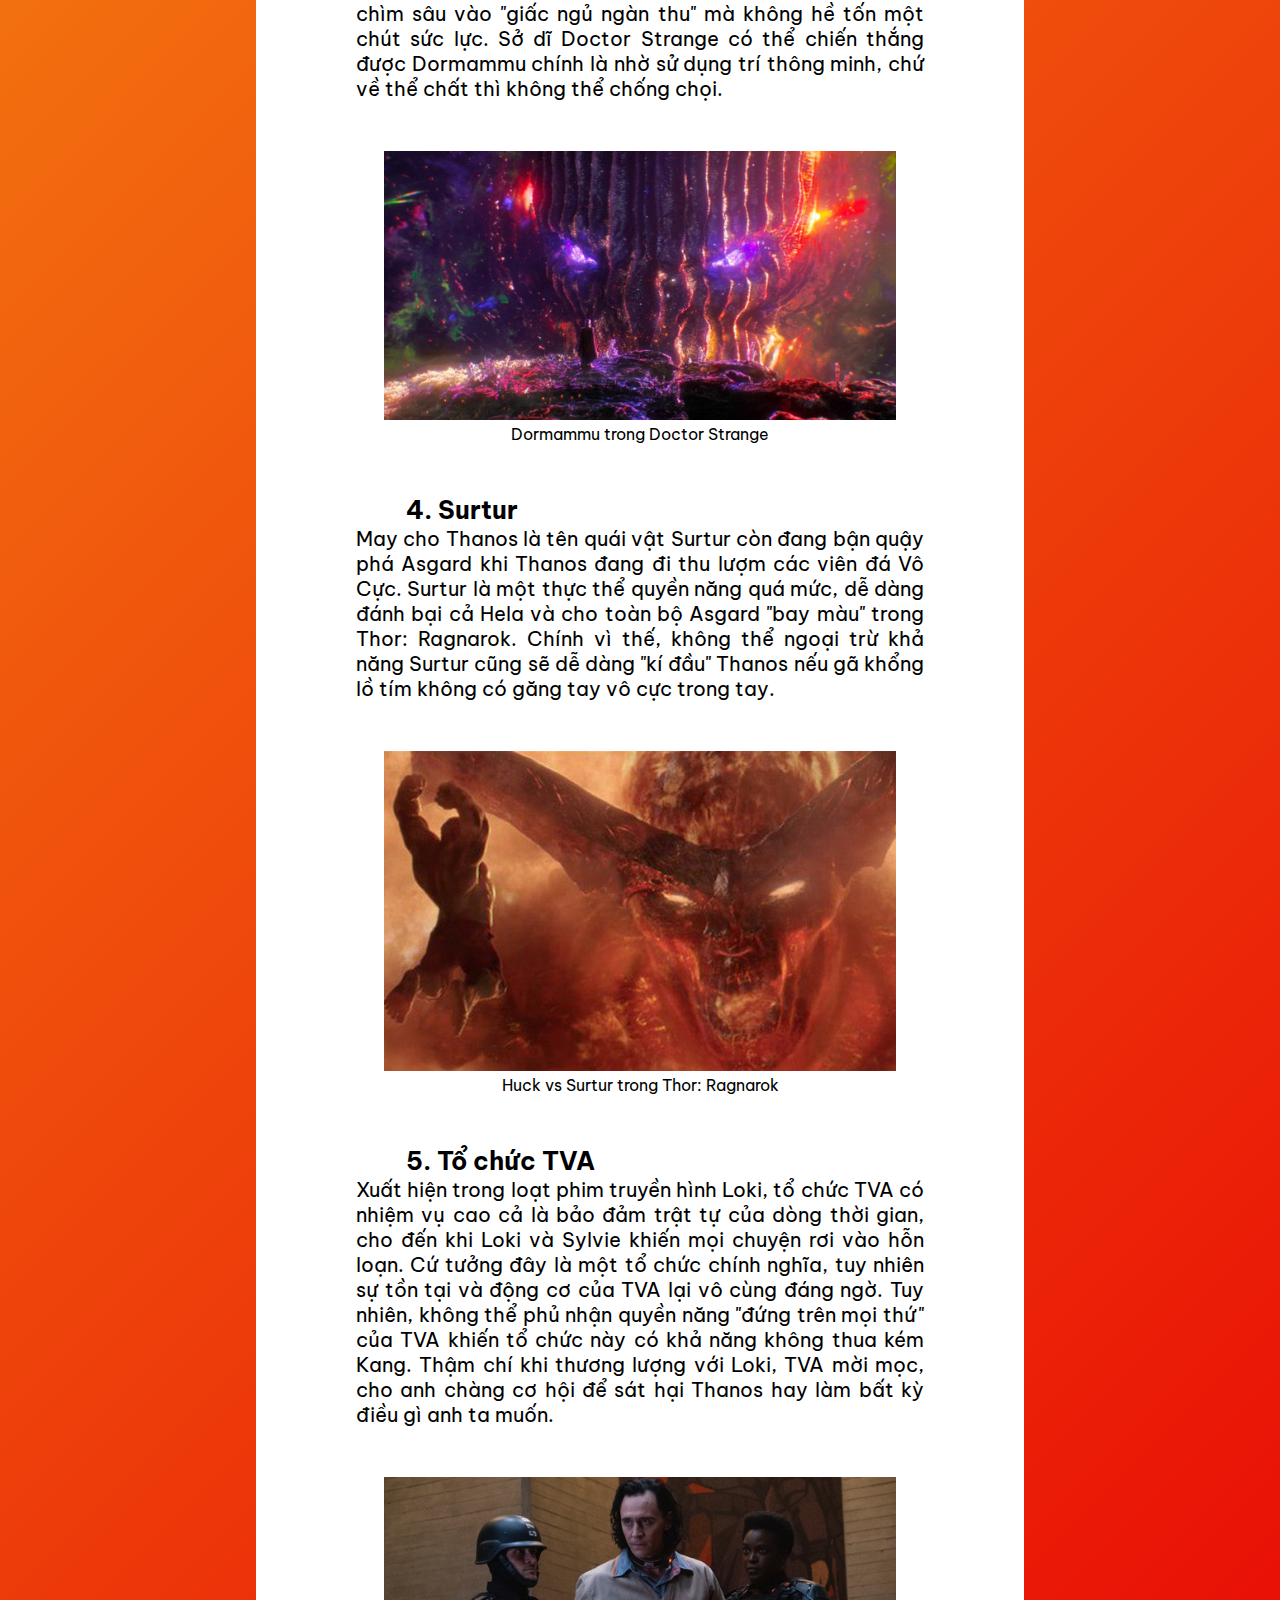
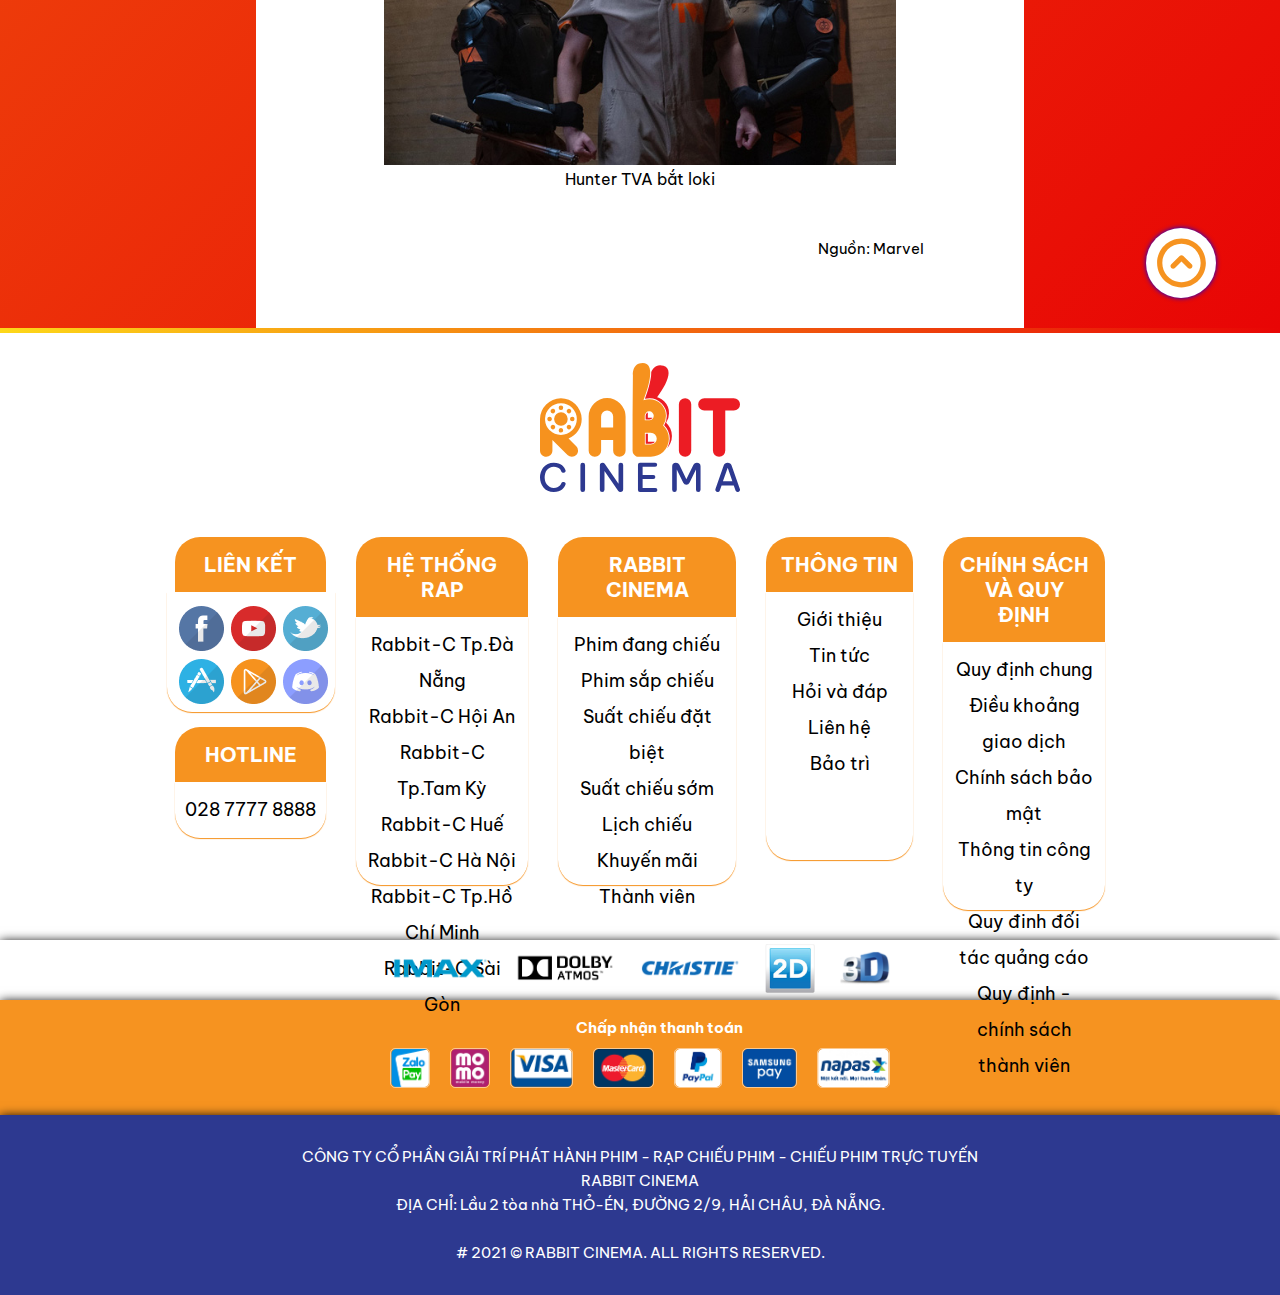
<file: tintucdienanh2.html>
<!DOCTYPE html>
<html lang="vi">
<head>
    <meta charset="UTF-8">
    <meta http-equiv="X-UA-Compatible" content="IE=edge">
    <meta name="viewport" content="width=device-width, initial-scale=1.0">
    <link rel="stylesheet" href="css+js/style.css" type="text/css">
    <link rel="icon" href="image/Logo-icon.ico" type="image/x-icon">
    <meta name="description" content="Phạm Quốc Khánh - K13C01A006">
    <title>Rabbit Cinema</title>
</head>
<body>
<div id="wrapper">
    
    <div id="header" class="onscroll">
        <nav>
            <a class="logo" href="home.html">       
                <svg xmlns="http://www.w3.org/2000/svg" viewBox="0 0 1187 768.14">
                    <path
                        class="logo-text cinema-text-on"
                        d="M81.84,768.14q-20.46,0-35.75-7.47a74.63,74.63,0,0,1-25.51-20,87.57,87.57,0,0,1-15.41-28A99.8,99.8,0,0,1,0,680.86a100.94,100.94,0,0,1,5.17-31.93A87.47,87.47,0,0,1,20.58,620.8a73.52,73.52,0,0,1,25.51-19.87q15.3-7.35,35.75-7.35,16.78,0,28.85,4.36a67.34,67.34,0,0,1,20.24,11.14A65.48,65.48,0,0,1,144,623.44a68.2,68.2,0,0,1,7.36,14.47h0a11.58,11.58,0,0,1-10.94,15.39h-2.92a11.62,11.62,0,0,1-11-7.55,46.21,46.21,0,0,0-2.07-4.85,41.12,41.12,0,0,0-7.82-10.46,42.36,42.36,0,0,0-13.56-8.72q-8.4-3.57-21-3.56-13.56,0-23.79,5.28a50.69,50.69,0,0,0-17.13,14.24,61.29,61.29,0,0,0-10.23,20.21,80.58,80.58,0,0,0-3.33,23,79.31,79.31,0,0,0,3.33,22.85,62.83,62.83,0,0,0,10.23,20.22,50.1,50.1,0,0,0,17.13,14.35q10.23,5.28,23.79,5.28,12.65,0,21-3.56a41.09,41.09,0,0,0,13.56-8.84,42.6,42.6,0,0,0,7.82-10.57,46.21,46.21,0,0,0,2.07-4.85,11.63,11.63,0,0,1,11-7.55h3a11.58,11.58,0,0,1,10.92,15.45l0,.06A72.19,72.19,0,0,1,144,738.17a64.15,64.15,0,0,1-13.1,14.47,67.34,67.34,0,0,1-20.24,11.14Q98.63,768.13,81.84,768.14Zm158-13.87V607.45a13.8,13.8,0,0,1,13.81-13.79h0a13.8,13.8,0,0,1,13.82,13.79V754.27a13.8,13.8,0,0,1-13.82,13.79h0A13.8,13.8,0,0,1,239.89,754.27Zm115.43.19V609.94a16.37,16.37,0,0,1,16.38-16.36h0a16.38,16.38,0,0,1,13.53,7.14l80.83,118.35V607.26a13.69,13.69,0,0,1,13.69-13.68H480a13.69,13.69,0,0,1,13.69,13.68V751.59a16.55,16.55,0,0,1-16.56,16.55h0A16.57,16.57,0,0,1,463.48,761L382.71,643.82V754.46A13.69,13.69,0,0,1,369,768.14h0A13.69,13.69,0,0,1,355.32,754.46Zm226.17,1.77V605.49a11.92,11.92,0,0,1,11.92-11.91h90.2a11.92,11.92,0,0,1,11.92,11.91v.24a11.92,11.92,0,0,1-11.92,11.91h-74.5v49.77h63.64a11.92,11.92,0,0,1,11.92,11.92h0a11.92,11.92,0,0,1-11.92,11.91H609.11v52.84h75.68A11.92,11.92,0,0,1,696.71,756v.24a11.92,11.92,0,0,1-11.92,11.91H593.41A11.92,11.92,0,0,1,581.49,756.23Zm203-1.65V616A22.43,22.43,0,0,1,807,593.58h0a22.44,22.44,0,0,1,20.25,12.76l41.36,86.55,42.1-86.8a22.2,22.2,0,0,1,20-12.51h0a22.19,22.19,0,0,1,22.21,22.19V754.58a13.57,13.57,0,0,1-13.57,13.56h0a13.57,13.57,0,0,1-13.58-13.56v-120l-38.5,78.57a20.61,20.61,0,0,1-18.51,11.54h0a20.61,20.61,0,0,1-18.52-11.58l-38.51-79V754.58a13.57,13.57,0,0,1-13.58,13.56h0A13.57,13.57,0,0,1,784.52,754.58Zm256.92-4.6,48.75-139.68a24.94,24.94,0,0,1,23.55-16.72h0a24.93,24.93,0,0,1,23.54,16.69L1186.22,750a13.67,13.67,0,0,1-12.91,18.18h0a13.67,13.67,0,0,1-12.93-9.23L1150.09,729H1077.6l-10.28,29.93a13.69,13.69,0,0,1-12.94,9.23h0A13.66,13.66,0,0,1,1041.44,750Zm44.43-45.53h56L1114,623.07Z"
                    />
                    <path
                        class="logo-text cls-2"
                        d="M498.69,275.58a113.6,113.6,0,0,0-23.49-34.41,108.72,108.72,0,0,0-34.71-23.23,110,110,0,0,0-84.67,0,108.56,108.56,0,0,0-34.7,23.23,112.89,112.89,0,0,0-23.49,34.41,102.42,102.42,0,0,0-8.75,42.07V522a35.78,35.78,0,0,0,10.38,26,34.45,34.45,0,0,0,25.68,10.65,37,37,0,0,0,26.79-10.65,34.89,34.89,0,0,0,10.91-26V458.07h71.57V522a35.34,35.34,0,0,0,10.65,26q10.67,10.65,26.5,10.65A36.38,36.38,0,0,0,508,522V318.75S508,292.85,498.69,275.58ZM434.21,384.3H362.64v-65A35.1,35.1,0,0,1,373,293.89a33.72,33.72,0,0,1,25.14-10.65,36.37,36.37,0,0,1,36,36.05ZM226.13,403.76c14.29-20.62,21.37-44,21.37-70.3a117.64,117.64,0,0,0-10.12-48.28,129.88,129.88,0,0,0-27-39.43A133.72,133.72,0,0,0,171,219.33a114.5,114.5,0,0,0-46.51-9.86,118.23,118.23,0,0,0-48.67,10.12,131.35,131.35,0,0,0-39.3,27A122.8,122.8,0,0,0,10.12,286.2,124.45,124.45,0,0,0,0,333.46v188C0,532,3.54,540.89,10.86,548s15.8,10.61,25.67,10.61A36.53,36.53,0,0,0,62.83,548C70,540.89,73.7,532,73.7,521.43V458.6l89.61,89.63a37.73,37.73,0,0,0,51.94,0A34.56,34.56,0,0,0,223.1,536a39.78,39.78,0,0,0,0-27.92,34.6,34.6,0,0,0-7.85-12.28l-45.87-45.89C193,439.65,212,424.36,226.13,403.76Zm-35.72-2.84a94.2,94.2,0,0,1-132.31,0c-.34-.32-.68-.65-1-1a94,94,0,0,1-27-61c0-1.48-.07-3-.08-4.5,0-.22,0-.45,0-.68,0-1.9.09-3.87.19-5.76v-.76a94.09,94.09,0,0,1,27-59.65.29.29,0,0,1,.08-.08c.12-.13.25-.28.39-.42l.3-.28a1.19,1.19,0,0,1,.2-.19,93.84,93.84,0,0,1,65.46-27.12c.23,0,.47,0,.7,0s.46,0,.69,0a93.86,93.86,0,0,1,65.46,27.12l0,0,.46.44v0l.47.48a94.22,94.22,0,0,1-.47,132.82C190.75,400.6,190.59,400.76,190.41,400.92ZM70.51,333.79c0,.25,0,.5,0,.74a13.56,13.56,0,1,1,0-1.55C70.5,333.23,70.51,333.52,70.51,333.79Zm134.5,0a13.51,13.51,0,0,1-27,.75c0-.25,0-.49,0-.75s0-.55,0-.82v-.11a13.51,13.51,0,0,1,27,.93ZM86.8,295.19c-.16.19-.36.41-.55.6s-.37.34-.53.51a13.65,13.65,0,1,1,1.08-1.11Zm94.56,95.69a13.51,13.51,0,0,1-19.61-18.56c.16-.17.32-.35.51-.54l.59-.56.08-.07a13.51,13.51,0,0,1,18.43,19.73Zm-43.6-124.35A13.49,13.49,0,0,1,125.06,280c-.26,0-.53,0-.81,0l-.73,0a13.51,13.51,0,1,1,14.24-13.49Zm0,134.51a13.51,13.51,0,1,1-14.24-13.51h.73c.28,0,.55,0,.82,0h.12A13.5,13.5,0,0,1,137.76,401Zm43.6-105.25a13.5,13.5,0,0,1-18.51.55c-.2-.17-.4-.36-.59-.55s-.35-.37-.51-.54a13.51,13.51,0,1,1,19.61.54ZM86.25,390.88a13.51,13.51,0,1,1-.53-19.61c.16.18.35.34.53.51s.39.41.57.61l.08.07A13.52,13.52,0,0,1,86.25,390.88Zm78.27-57.09A40.27,40.27,0,0,1,84.05,336c0-.73,0-1.44,0-2.21s0-1.65.08-2.46V331a40.26,40.26,0,0,1,80.43,2.79Zm591,72.43a102.92,102.92,0,0,0-25-34.67q17.19-25.24,17.2-57a97.84,97.84,0,0,0-7.79-38.7A98.38,98.38,0,0,0,687,222.93a97.91,97.91,0,0,0-38.7-7.79,96,96,0,0,0-34.09,6.18C652.57,123.3,682.94,0,609.77,0c-63,0-58.38,69.37-58.38,69.37l-2,244.12V522.57a34.52,34.52,0,0,0,8.34,22.87c2.39,2.9,11.66,13.15,20.68,13.15h78.48A104,104,0,0,0,699.05,550a109.33,109.33,0,0,0,57.25-57.25,104.15,104.15,0,0,0,8.61-42.2A105.89,105.89,0,0,0,755.49,406.22ZM621.92,314.58a26.69,26.69,0,0,1,7.53-18.82,24.67,24.67,0,0,1,18.81-8.06,25.51,25.51,0,0,1,19.08,8.06,26.28,26.28,0,0,1,7.79,18.82,26.62,26.62,0,0,1-26.87,26.87H621.92Zm60.74,160.71q-10.2,10.2-25.27,10.21H622.46V415.62h34.93q15,0,25.27,10.21a35,35,0,0,1,0,49.46Z"
                    />
                    <path
                        class="logo-text cls-3"
                        d="M897.57,246.2V521.93a35.39,35.39,0,0,1-10.67,26,34.8,34.8,0,0,1-25.44,10.66q-15.87,0-26.54-10.66a35.42,35.42,0,0,1-10.66-26V246.2a35.69,35.69,0,0,1,10.66-25.71q10.67-10.94,26.54-11,14.74,0,25.44,11A35.66,35.66,0,0,1,897.57,246.2Zm278.78-25.8q-10.65-10.93-26.5-10.93H975.56a34.81,34.81,0,0,0-25.94,10.93A36.2,36.2,0,0,0,939,246.62q0,15.86,10.67,26.24a35.79,35.79,0,0,0,25.94,10.38h50.8v238.2q0,15.84,10.39,26.5T1063,558.59q15.87,0,26.24-10.65t10.38-26.5V283.24h50.26q15.83,0,26.5-10.38T1187,246.62A36.3,36.3,0,0,0,1176.35,220.4ZM666.25,325.5H640V298.63a30.26,30.26,0,0,1,.35-4.4,19.64,19.64,0,0,0-7.16,5A21.59,21.59,0,0,0,627,314.58v21.84h21.27a20.88,20.88,0,0,0,15.53-6.31,23.22,23.22,0,0,0,3.61-4.68A6.13,6.13,0,0,1,666.25,325.5Zm107.27,64.8a102.83,102.83,0,0,0-25-34.67q17.22-25.31,17.23-57a99.61,99.61,0,0,0-29.07-70.4A99.21,99.21,0,0,0,705,207a95.59,95.59,0,0,0-9.93-3.61c56.36-75.51,99.85-166.87,37.6-186.3C688.25,3.3,667.76,36.34,660.1,54.7c.78,34.67-13.14,94.69-37.45,158.64a104.7,104.7,0,0,1,99.54,27.23,104.73,104.73,0,0,1,22.33,33.32,103.28,103.28,0,0,1,8.22,40.69A104.49,104.49,0,0,1,737,370.73a112.25,112.25,0,0,1,32.9,79.83,109.07,109.07,0,0,1-9,44.24,113.19,113.19,0,0,1-6.67,13,110.28,110.28,0,0,0,20.06-31,103.27,103.27,0,0,0,8.58-42.18A106.27,106.27,0,0,0,773.52,390.3Zm-98.13,79.26H640.44V420.64h-13v59.84h29.92c8.72,0,15.88-2.91,21.69-8.72a20.76,20.76,0,0,0,2.34-2.69A33.86,33.86,0,0,1,675.39,469.56Z"
                    />
                </g>
            </g>
                </svg>
            </a>
            <div class="nav-menu">
                <ul id="menu">
                    <li><a href="home.html">
                        <svg class="home-svg" width="25" height="25" viewBox="0 0 25 25">
                        <path d="M14.1304 17.9372C15.0309 17.9372 15.7609 17.2064 15.7609 16.3048C15.7609 15.4033 15.0309 14.6725 14.1304 14.6725H10.8696C9.9691 14.6725 9.23913 15.4033 9.23913 16.3048C9.23913 17.2064 9.9691 17.9372 10.8696 17.9372H14.1304Z"/>
                        <path fill-rule="evenodd" clip-rule="evenodd" d="M15.6306 1.05966C14.5349 0.291717 13.1856 -0.0278296 11.9197 0.00188897C10.6538 0.0316066 9.31908 0.414221 8.25988 1.23903L2.40118 5.8097C1.66506 6.38308 1.08219 7.20116 0.685715 8.01021C0.289469 8.81877 0 9.77974 0 10.7112V18.7752C0 22.1964 2.77929 25 6.20652 25H18.7935C22.2182 25 25 22.199 25 18.7861V10.8636C25 9.87391 24.6804 8.86299 24.2402 8.01875C23.8004 7.17528 23.1558 6.33608 22.3472 5.77122L22.3453 5.7699L15.6306 1.05966ZM10.2622 3.81579C10.6704 3.49808 11.2921 3.28228 11.9961 3.26575C12.7 3.24923 13.3341 3.43554 13.7601 3.73385L20.4775 8.44599L20.4808 8.4483C20.7473 8.63432 21.0803 9.01332 21.3495 9.52951C21.6185 10.0456 21.7391 10.5365 21.7391 10.8636V18.7861C21.7391 20.4009 20.4122 21.7352 18.7935 21.7352H6.20652C4.59027 21.7352 3.26087 20.4034 3.26087 18.7752V10.7112C3.26087 10.413 3.36814 9.94833 3.6132 9.44827C3.85793 8.94887 4.16126 8.57511 4.40316 8.38674L10.2622 3.81579Z"/>
                        </svg>
                    </a></li>
                    <li><a href="rapvave.html">Rạp và vé</a></li>
                    <li><a href="xemphim.html">Xem phim</a></li>
                    <li><a href="khuyenmai.html">Khuyến mãi</a></li>
                    <li class="active-li"><a href="#">Tin tức</a>
                        <ul class="sub-menu">
                            <li><a href="reviewphim.html">Review Phim</a></li>
                            <li><a href="tintucdienanh.html">Tin tức điện ảnh</a></li>
                            <li><a href="#">Đạo diễn, diễn viên</a></li>
                            <li><a href="#">Bên lề điện ảnh</a></li>
                        </ul>
                    </li>
                    <li><a href="#">Thông tin</a>
                        <ul class="sub-menu">
                            <li><a href="gioithieu.html">Giới thiệu</a></li>
                            <li><a href="#">Hỗ trợ</a></li>
                            <li><a href="#">Hướng dẫn</a></li>
                            <li><a href="#">Liên hệ</a></li>
                        </ul>
                    </li>
                </ul>
                <div class="search">
                    <div class="icon"></div>
                    <div class="input">
                        <input type="text" placeholder="Tìm kiếm..." id="mysearch">
                    </div>
                    <span class="clear" onclick="document.getElementById('mysearch').value = ''"></span>
                </div>
                <div class="member">
                    <div class="member-icon" href=""><img src="image/avatar-member.gif" alt="avater" width="50px" height="50px"></div>
                    <ul class="menu-member">
                        <li>
                            <svg width="25px" height="25px" xmlns="http://www.w3.org/2000/svg" viewBox="0 0 512 512"><path d="M416 448h-84c-6.6 0-12-5.4-12-12v-40c0-6.6 5.4-12 12-12h84c17.7 0 32-14.3 32-32V160c0-17.7-14.3-32-32-32h-84c-6.6 0-12-5.4-12-12V76c0-6.6 5.4-12 12-12h84c53 0 96 43 96 96v192c0 53-43 96-96 96zm-47-201L201 79c-15-15-41-4.5-41 17v96H24c-13.3 0-24 10.7-24 24v96c0 13.3 10.7 24 24 24h136v96c0 21.5 26 32 41 17l168-168c9.3-9.4 9.3-24.6 0-34z"></path></svg>
                            <a href="dangnhap.html">Đăng nhập</a></li>
                        <li>
                            <svg width="30px" height="20px" xmlns="http://www.w3.org/2000/svg" viewBox="0 0 512 512"><path d="M624 208h-64v-64c0-8.8-7.2-16-16-16h-32c-8.8 0-16 7.2-16 16v64h-64c-8.8 0-16 7.2-16 16v32c0 8.8 7.2 16 16 16h64v64c0 8.8 7.2 16 16 16h32c8.8 0 16-7.2 16-16v-64h64c8.8 0 16-7.2 16-16v-32c0-8.8-7.2-16-16-16zm-400 48c70.7 0 128-57.3 128-128S294.7 0 224 0 96 57.3 96 128s57.3 128 128 128zm89.6 32h-16.7c-22.2 10.2-46.9 16-72.9 16s-50.6-5.8-72.9-16h-16.7C60.2 288 0 348.2 0 422.4V464c0 26.5 21.5 48 48 48h352c26.5 0 48-21.5 48-48v-41.6c0-74.2-60.2-134.4-134.4-134.4z"></path></svg>
                            <a href="dangky.html">Đăng ký</a></li>
                        <li><a href="">Tìm hiểu thêm</a></li>
                    </ul>
                </div>
                
            </div>
        </nav>
    </div>
    <div class="top-trang-dau"></div>
    <div id="content">
        <div class="review-bogia-block">
                <div class="bogia-top"><a href="home.html">Trang chủ</a> > <a href="reviewphim.html">Tin tức điện ảnh</a> > <a href="#">5 cái tên trên phim Marvel đủ sức biến Thanos thành "tuổi tôm"</a></div>
            <div class="review-bogia-grid">
                <h1>5 cái tên trên phim Marvel đủ sức biến Thanos thành "tuổi tôm": Kẻ dễ dàng kết liễu trong 1 nốt nhạc, kẻ khác khinh thường tới mức... bỏ qua!</h1>
                <div class="bogia-review-grid">
                    <p>
                        Vũ trụ điện ảnh Marvel đã làm rất tốt trong việc xây dựng nhân vật gã Titan khổng lồ Thanos. Hắn ta hiện lên với hình ảnh của ham muốn thao túng, có triết lý sống riêng. Cú búng tay của Thanos cũng dẫn tới hàng loạt cao trào làm hội Avengers "thừa sống thiếu chết". Trong tâm trí người xem, Thanos có thể được coi là một kẻ phản diện quá hùng mạnh, phải cần cả đội quân mới có thể đánh bại.
                    </p>
                        <img src="image/content/thanos2.png" alt="poster" width="90%" height="auto">
                    <p>
                        Thế nhưng, điều này hóa ra cũng chẳng đúng lắm. Trong vũ trụ điện ảnh Marvel, Thanos hóa ra chỉ là một chấm nhỏ mờ nhạt không hơn không kém. Nhiều kẻ còn hùng mạnh hơn hắn rất nhiều lần đã từng xuất hiện trong quá khứ, hay vừa mới được giới thiệu trong các bộ phim sau. Dẫu sao, dưới đây là những cái tên còn đáng gờm hơn Thanos rất nhiều lần!
                    </p>
                    <p>
                        <span>1. Các Celestial</span><br>
                        Sẽ được giới thiệu trong bom tấn Eternals: Chủng Tộc Bất Tử sắp tới, các Celestial là những thực thể quyền năng hàng đầu trong vũ trụ. Họ cũng chính là những kẻ đã tạo ra và ra lệnh các Eternals không được phép can thiệp vào "công chuyện" của Trái Đất khi Thanos hủy diệt nửa sự sống trong vũ trụ.
                        Sức mạnh của các Celestial có thể hủy diệt cả hành tinh, xóa sổ nền văn minh nhân loại trong phút mốt. Chính vì thế, nếu các thực thể này có ý đồ tấn công hay gây ra chiến tranh thì thế gian mới thực sự "sụp đổ".

                    </p>
                    <img src="image/content/thanos1.png" alt="" width="90%" height="auto">
                    <br>Celestial Arishem 
                    <p>
                        <span>2. Kang - Kẻ Chinh Phục</span><br>
                        Được nhiều khán giả đoán già đoán non đã lâu, series Loki vừa rồi của Marvel đã giới thiệu khái niệm đa vũ trụ, cũng như sự tồn tại của một nhân vật mới: Kang The Conqueror. Với năng lực dịch chuyển tức thì giữa dòng thời gian và không gian, Kang mang lại sự hủy diệt đáng sợ tới bất kỳ kẻ nào dám "lệch sóng" hắn. Hắn có thể thay đổi quá khứ, xáo trộn hiện thực, thao túng thời gian.
                        Trong truyện tranh, đã có lần Kang giết chết Thanos trong vòng một nốt nhạc, khi chỉ 1 chạm của hắn đã khiến Thanos lão hóa rồi phân hủy.
                        Sắp tới, Kang sẽ là kẻ phản diện chính trong bom tấn Ant-Man 3.
                    </p>
                        <img src="image/content/thanos2.png" width="90%" height="auto" alt=""><br>Kang va Thanos<br>
                    <p>
                        <span>3. Dormammu</span><br>
                        Đã từng xuất hiện trong bom tấn Doctor Strange, kẻ hủy diệt Dormammu vẫn có thể xuất hiện lại trong tương lai. Với kích cỡ và sức mạnh kinh hoàng, lại còn xuất hiện từ chiều không gian đen tối, Dormammu dễ dàng cho Thanos chìm sâu vào "giấc ngủ ngàn thu" mà không hề tốn một chút sức lực. Sở dĩ Doctor Strange có thể chiến thắng được Dormammu chính là nhờ sử dụng trí thông minh, chứ về thể chất thì không thể chống chọi.
                    </p>
                        <img src="image/content/thanos3.png" width="90%" height="auto" alt=""><br>Dormammu trong Doctor Strange<br>
                    <p>
                        <span>4. Surtur</span><br>
                        May cho Thanos là tên quái vật Surtur còn đang bận quậy phá Asgard khi Thanos đang đi thu lượm các viên đá Vô Cực. Surtur là một thực thể quyền năng quá mức, dễ dàng đánh bại cả Hela và cho toàn bộ Asgard "bay màu" trong Thor: Ragnarok. Chính vì thế, không thể ngoại trừ khả năng Surtur cũng sẽ dễ dàng "kí đầu" Thanos nếu gã khổng lồ tím không có găng tay vô cực trong tay.
                    </p>
                        <img src="image/content/thanos4.png" width="90%" height="auto" alt=""><br>Huck vs Surtur trong Thor: Ragnarok<br>
                    <p>
                        <span>5. Tổ chức TVA</span><br>
                        Xuất hiện trong loạt phim truyền hình Loki, tổ chức TVA có nhiệm vụ cao cả là bảo đảm trật tự của dòng thời gian, cho đến khi Loki và Sylvie khiến mọi chuyện rơi vào hỗn loạn. Cứ tưởng đây là một tổ chức chính nghĩa, tuy nhiên sự tồn tại và động cơ của TVA lại vô cùng đáng ngờ.
                        Tuy nhiên, không thể phủ nhận quyền năng "đứng trên mọi thứ" của TVA khiến tổ chức này có khả năng không thua kém Kang. Thậm chí khi thương lượng với Loki, TVA mời mọc, cho anh chàng cơ hội để sát hại Thanos hay làm bất kỳ điều gì anh ta muốn.
                    </p>
                        <img src="image/content/thanos5.png" width="90%" height="auto" alt=""><br>Hunter TVA bắt loki<br>
        
                    <div class="nguon"><p>Nguồn: Marvel</p></div> 
            </div>
        </div>
        <a href="#top" class="svg-nutlen">
            <svg width="50" height="50" viewBox="0 0 41 40" fill="none" xmlns="http://www.w3.org/2000/svg">
            <path d="M12.5217 21.0562C11.6848 21.893 11.6848 23.2498 12.5217 24.0866C13.3585 24.9235 14.7153 24.9235 15.5521 24.0866L20.894 18.7447L26.2359 24.0866C27.0728 24.9235 28.4296 24.9235 29.2664 24.0866C30.1032 23.2498 30.1032 21.893 29.2664 21.0562L22.4093 14.199C21.5724 13.3622 20.2156 13.3622 19.3788 14.199L12.5217 21.0562Z"/>
            <path fill-rule="evenodd" clip-rule="evenodd" d="M0.894042 20C0.894043 31.0457 9.84835 40 20.894 40C31.9397 40 40.894 31.0457 40.894 20C40.894 8.9543 31.9397 -5.50968e-07 20.894 -6.81453e-08C9.84835 4.14677e-07 0.894042 8.95431 0.894042 20ZM20.894 35.7143C12.2153 35.7143 5.17976 28.6788 5.17976 20C5.17976 11.3212 12.2153 4.28571 20.894 4.28571C29.5728 4.28571 36.6083 11.3212 36.6083 20C36.6083 28.6788 29.5728 35.7143 20.894 35.7143Z"/>
            </svg>
        </a>
    </div>
    <div id="footer">
        <div class="footer-up">
            <div class="line-footer"></div>
            <div class="logo-f"><img src="image/Logo.svg" width="200" alt=""></div>
            <div class="content-f">
                <div class="lienhe">
                    <div class="h3"><h3>Liên kết</h3></div>
                    <div class="icon-app">
                        <a href="https://www.facebook.com/khanh.292/" target="_blank"><img src="image/footer/facebook.png" alt="facebook"></a>
                        <a href="https://www.youtube.com/channel/UC-Fu8DxUmCnJZvYes__D-Og" target="_blank"><img src="image/footer/Youtube.png" alt="Youtube"></a>
                        <a href="https://twitter.com/khanhkun292" target="_blank"><img src="image/footer/twitter.png" alt="twitter"></a>
                        <a href="#" target="_blank"><img src="image/footer/appstore.png" alt="appstore"></a>
                        <a href="#" target="_blank"><img src="image/footer/chplay.png" alt="appstore"></a>
                        <a href="#" target="_blank"><img src="image/footer/discord.png" alt="discord"></a>
                    </div>
                    <div class="h3"><h3>Hotline</h3></div>
                    <div><h6>028 7777 8888</h6></div>
                </div>
                <div class="hethongrap">
                    <div class="h3"><h3>Hệ thống rap</h3></div>
                    <div class="list-footer">
                        <ul>
                            <li><a href="#"><h6>Rabbit-C Tp.Đà Nẵng</h6></a></li>
                            <li><a href="#"><h6>Rabbit-C Hội An</h6></a></li>
                            <li><a href="#"><h6>Rabbit-C Tp.Tam Kỳ</h6></a></li>
                            <li><a href="#"><h6>Rabbit-C Huế</h6></a></li>
                            <li><a href="#"><h6>Rabbit-C Hà Nội</h6></a></li>
                            <li><a href="#"><h6>Rabbit-C Tp.Hồ Chí Minh
                            </h6></a></li>
                            <li><a href=""><h6>Rabbit-C Sài Gòn</h6></a></li>
                        </ul>
                    </div>
                </div>
                <div class="rabbitcinema">
                    <div class="h3"><h3>Rabbit Cinema</h3></div>
                    <div class="list-footer">
                        <ul>
                            <li><a href="home.html"><h6>Phim đang chiếu</h6></a></li>
                            <li><a href="home.html"><h6>Phim sắp chiếu</h6></a></li>
                            <li><a href="home.html"><h6>Suất chiếu đặt biệt</h6></a></li>
                            <li><a href="home.html"><h6>Suất chiếu sớm</h6></a></li>
                            <li><a href="xemphim.html"><h6>Lịch chiếu</h6></a></li>
                            <li><a href="khuyenmai.html"><h6>Khuyến mãi</h6></a></li>
                            <li><a href="dangnhap.html"><h6>Thành viên</h6></a></li>
                        </ul>
                    </div>
                </div>
                <div class="thongtin">
                    <div class="h3"><h3>Thông tin</h3></div>
                    <div class="list-footer">
                        <ul>
                            <li><a href="gioithieu.html"><h6>Giới thiệu</h6></a></li>
                            <li><a href="tintucdienanh.html"><h6>Tin tức</h6></a></li>
                            <li><a href="#"><h6>Hỏi và đáp</h6></a></li>
                            <li><a href="#"><h6>Liên hệ</h6></a></li>
                            <li><a href="#"><h6>Bảo trì</h6></a></li>
                        </ul>
                    </div>
                </div>
                <div class="chinhsach">
                    <div class="h3"><h3>Chính sách và quy định</h3></div>
                    <div class="list-footer">
                        <ul>
                            <li><a href="#"><h6>Quy định chung</h6></a></li>
                            <li><a href="#"><h6>Điều khoảng giao dịch</h6></a></li>
                            <li><a href="#"><h6>Chính sách bảo mật</h6></a></li>
                            <li><a href="#"><h6>Thông tin công ty</h6></a></li>
                            <li><a href="#"><h6>Quy đinh đối tác quảng cáo</h6></a></li>
                            <li><a href="#"><h6>Quy định - chính sách thành viên</h6></a></li>
                        </ul>
                    </div>
                </div>
            </div>
        </div>
        <div class="footer-down-1">
            <div class="congnghe">
                <a href="#"><img src="image/footer/congnghe-1.png" width="100px" height="auto" alt="IMAX"></a>
                <a href="#"><img src="image/footer/congnghe-2.png" width="100px" height="auto" alt="DOLBY"></a>
                <a href="#"><img src="image/footer/congnghe-3.png" width="100px" height="auto" alt="CHRISETIE"></a>
                <a href="#"><img src="image/footer/congnghe-4.png" width="50px" height="auto" alt="2D"></a>
                <a href="#"><img src="image/footer/congnghe-5.png" width="50px" height="auto" alt="3D"></a>
            </div>
        </div>
        <div class="footer-down-2">
            <div class="text-f1">
                <p>Chấp nhận thanh toán</p>
            </div>
            <div class="thanhtoan">
                <a href="#"><img src="image/footer/thanhtoan-1.png" alt="Zalopay"></a>
                <a href="#"><img src="image/footer/thanhtoan-2.png" alt="Momo"></a>
                <a href="#"><img src="image/footer/thanhtoan-3.png" alt="Visa"></a>
                <a href="#"><img src="image/footer/thanhtoan-4.png" alt="Marter"></a>
                <a href="#"><img src="image/footer/thanhtoan-5.png" alt="Paypay"></a>
                <a href="#"><img src="image/footer/thanhtoan-6.png" alt="Samsumg"></a>
                <a href="#"><img src="image/footer/thanhtoan-7.png" alt="napasx"></a>
            </div>
        </div>
        <div class="footer-down-3">
            <div class="copyright">
                <p>
                    CÔNG TY CỔ PHẦN GIẢI TRÍ PHÁT HÀNH PHIM - RẠP CHIẾU PHIM -
                    CHIẾU PHIM TRỰC TUYẾN <span>RABBIT CINEMA</span><br>
                    ĐỊA CHỈ: Lầu 2 tòa nhà THỎ-ÉN, ĐƯỜNG 2/9, HẢI CHÂU, ĐÀ NẴNG.<br><br>#
                    2021 © RABBIT CINEMA. ALL RIGHTS RESERVED.
                </p>
            </div>
        </div>

    </div>
    

</div>
</body>
</html>
</file>
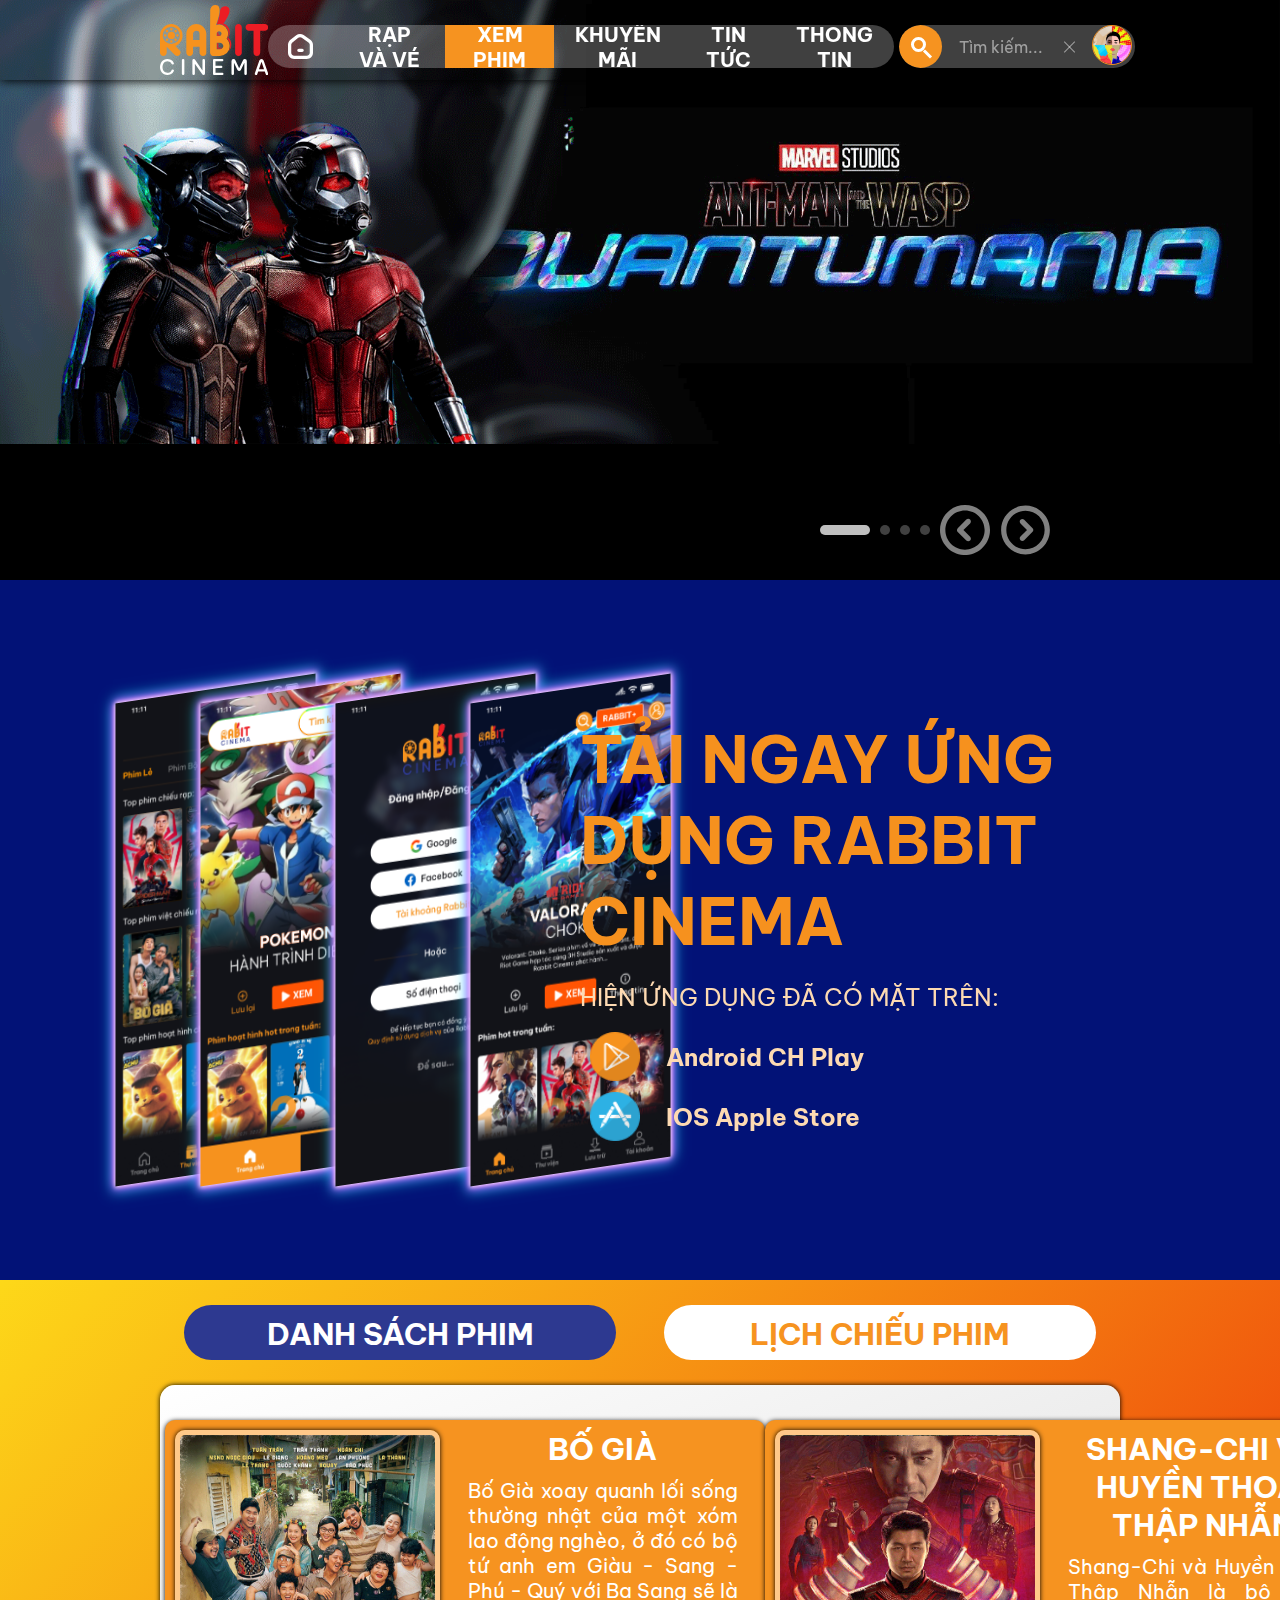
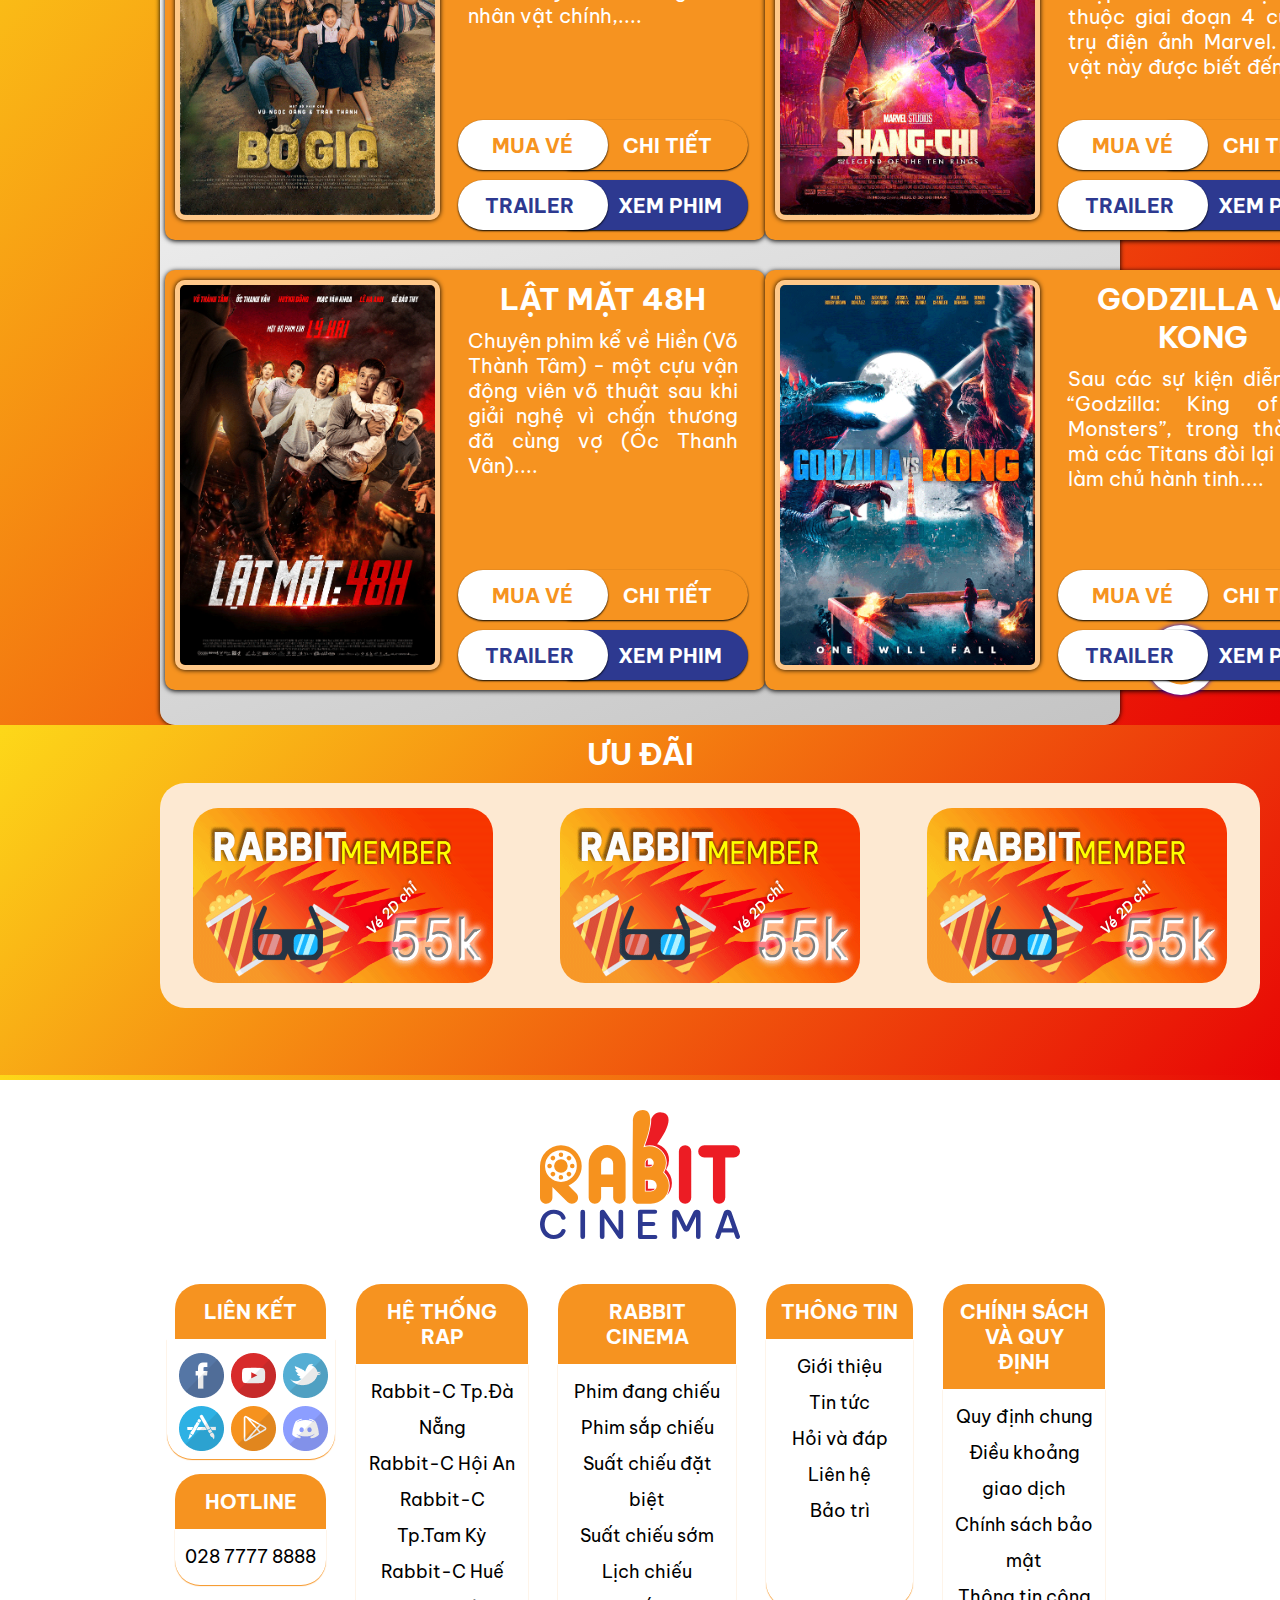
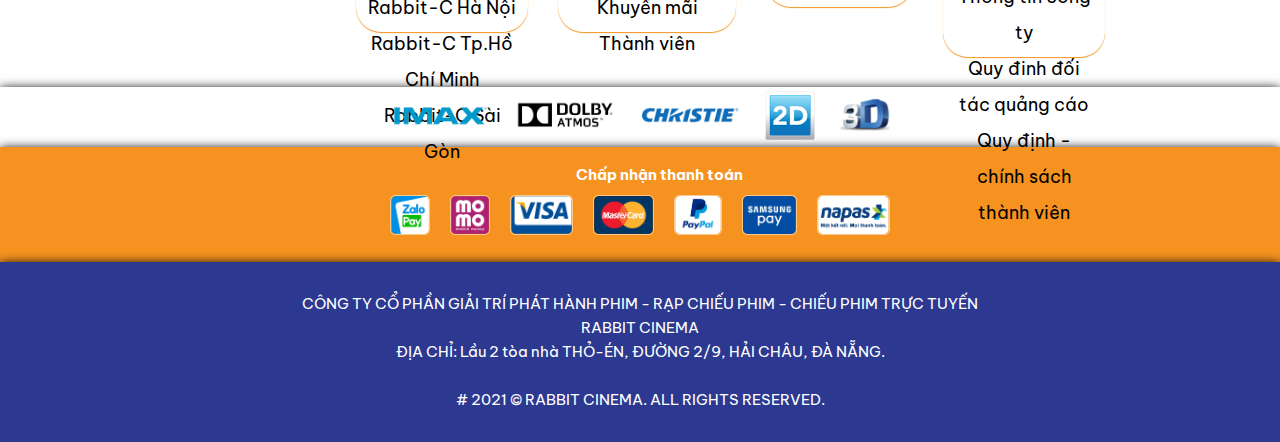
<file: xemphim.html>
<!DOCTYPE html>
<html lang="vi">
<head>
    <meta charset="UTF-8">
    <meta http-equiv="X-UA-Compatible" content="IE=edge">
    <meta name="viewport" content="width=device-width, initial-scale=1.0">
    <link rel="stylesheet" href="css+js/style.css" type="text/css">
    <link rel="icon" href="image/Logo-icon.ico" type="image/x-icon">
    <meta name="description" content="Phạm Quốc Khánh - K13C01A006">
    <title>Rabbit Cinema : Xem phim</title>
</head>
<body>
<div id="wrapper">
    
    <div id="header" class="offscroll">
        <nav>
            <a class="logo" href="home.html">       
                <svg xmlns="http://www.w3.org/2000/svg" viewBox="0 0 1187 768.14">
                    <path
                        class="logo-text cinema-text-on"
                        d="M81.84,768.14q-20.46,0-35.75-7.47a74.63,74.63,0,0,1-25.51-20,87.57,87.57,0,0,1-15.41-28A99.8,99.8,0,0,1,0,680.86a100.94,100.94,0,0,1,5.17-31.93A87.47,87.47,0,0,1,20.58,620.8a73.52,73.52,0,0,1,25.51-19.87q15.3-7.35,35.75-7.35,16.78,0,28.85,4.36a67.34,67.34,0,0,1,20.24,11.14A65.48,65.48,0,0,1,144,623.44a68.2,68.2,0,0,1,7.36,14.47h0a11.58,11.58,0,0,1-10.94,15.39h-2.92a11.62,11.62,0,0,1-11-7.55,46.21,46.21,0,0,0-2.07-4.85,41.12,41.12,0,0,0-7.82-10.46,42.36,42.36,0,0,0-13.56-8.72q-8.4-3.57-21-3.56-13.56,0-23.79,5.28a50.69,50.69,0,0,0-17.13,14.24,61.29,61.29,0,0,0-10.23,20.21,80.58,80.58,0,0,0-3.33,23,79.31,79.31,0,0,0,3.33,22.85,62.83,62.83,0,0,0,10.23,20.22,50.1,50.1,0,0,0,17.13,14.35q10.23,5.28,23.79,5.28,12.65,0,21-3.56a41.09,41.09,0,0,0,13.56-8.84,42.6,42.6,0,0,0,7.82-10.57,46.21,46.21,0,0,0,2.07-4.85,11.63,11.63,0,0,1,11-7.55h3a11.58,11.58,0,0,1,10.92,15.45l0,.06A72.19,72.19,0,0,1,144,738.17a64.15,64.15,0,0,1-13.1,14.47,67.34,67.34,0,0,1-20.24,11.14Q98.63,768.13,81.84,768.14Zm158-13.87V607.45a13.8,13.8,0,0,1,13.81-13.79h0a13.8,13.8,0,0,1,13.82,13.79V754.27a13.8,13.8,0,0,1-13.82,13.79h0A13.8,13.8,0,0,1,239.89,754.27Zm115.43.19V609.94a16.37,16.37,0,0,1,16.38-16.36h0a16.38,16.38,0,0,1,13.53,7.14l80.83,118.35V607.26a13.69,13.69,0,0,1,13.69-13.68H480a13.69,13.69,0,0,1,13.69,13.68V751.59a16.55,16.55,0,0,1-16.56,16.55h0A16.57,16.57,0,0,1,463.48,761L382.71,643.82V754.46A13.69,13.69,0,0,1,369,768.14h0A13.69,13.69,0,0,1,355.32,754.46Zm226.17,1.77V605.49a11.92,11.92,0,0,1,11.92-11.91h90.2a11.92,11.92,0,0,1,11.92,11.91v.24a11.92,11.92,0,0,1-11.92,11.91h-74.5v49.77h63.64a11.92,11.92,0,0,1,11.92,11.92h0a11.92,11.92,0,0,1-11.92,11.91H609.11v52.84h75.68A11.92,11.92,0,0,1,696.71,756v.24a11.92,11.92,0,0,1-11.92,11.91H593.41A11.92,11.92,0,0,1,581.49,756.23Zm203-1.65V616A22.43,22.43,0,0,1,807,593.58h0a22.44,22.44,0,0,1,20.25,12.76l41.36,86.55,42.1-86.8a22.2,22.2,0,0,1,20-12.51h0a22.19,22.19,0,0,1,22.21,22.19V754.58a13.57,13.57,0,0,1-13.57,13.56h0a13.57,13.57,0,0,1-13.58-13.56v-120l-38.5,78.57a20.61,20.61,0,0,1-18.51,11.54h0a20.61,20.61,0,0,1-18.52-11.58l-38.51-79V754.58a13.57,13.57,0,0,1-13.58,13.56h0A13.57,13.57,0,0,1,784.52,754.58Zm256.92-4.6,48.75-139.68a24.94,24.94,0,0,1,23.55-16.72h0a24.93,24.93,0,0,1,23.54,16.69L1186.22,750a13.67,13.67,0,0,1-12.91,18.18h0a13.67,13.67,0,0,1-12.93-9.23L1150.09,729H1077.6l-10.28,29.93a13.69,13.69,0,0,1-12.94,9.23h0A13.66,13.66,0,0,1,1041.44,750Zm44.43-45.53h56L1114,623.07Z"
                    />
                    <path
                        class="logo-text cls-2"
                        d="M498.69,275.58a113.6,113.6,0,0,0-23.49-34.41,108.72,108.72,0,0,0-34.71-23.23,110,110,0,0,0-84.67,0,108.56,108.56,0,0,0-34.7,23.23,112.89,112.89,0,0,0-23.49,34.41,102.42,102.42,0,0,0-8.75,42.07V522a35.78,35.78,0,0,0,10.38,26,34.45,34.45,0,0,0,25.68,10.65,37,37,0,0,0,26.79-10.65,34.89,34.89,0,0,0,10.91-26V458.07h71.57V522a35.34,35.34,0,0,0,10.65,26q10.67,10.65,26.5,10.65A36.38,36.38,0,0,0,508,522V318.75S508,292.85,498.69,275.58ZM434.21,384.3H362.64v-65A35.1,35.1,0,0,1,373,293.89a33.72,33.72,0,0,1,25.14-10.65,36.37,36.37,0,0,1,36,36.05ZM226.13,403.76c14.29-20.62,21.37-44,21.37-70.3a117.64,117.64,0,0,0-10.12-48.28,129.88,129.88,0,0,0-27-39.43A133.72,133.72,0,0,0,171,219.33a114.5,114.5,0,0,0-46.51-9.86,118.23,118.23,0,0,0-48.67,10.12,131.35,131.35,0,0,0-39.3,27A122.8,122.8,0,0,0,10.12,286.2,124.45,124.45,0,0,0,0,333.46v188C0,532,3.54,540.89,10.86,548s15.8,10.61,25.67,10.61A36.53,36.53,0,0,0,62.83,548C70,540.89,73.7,532,73.7,521.43V458.6l89.61,89.63a37.73,37.73,0,0,0,51.94,0A34.56,34.56,0,0,0,223.1,536a39.78,39.78,0,0,0,0-27.92,34.6,34.6,0,0,0-7.85-12.28l-45.87-45.89C193,439.65,212,424.36,226.13,403.76Zm-35.72-2.84a94.2,94.2,0,0,1-132.31,0c-.34-.32-.68-.65-1-1a94,94,0,0,1-27-61c0-1.48-.07-3-.08-4.5,0-.22,0-.45,0-.68,0-1.9.09-3.87.19-5.76v-.76a94.09,94.09,0,0,1,27-59.65.29.29,0,0,1,.08-.08c.12-.13.25-.28.39-.42l.3-.28a1.19,1.19,0,0,1,.2-.19,93.84,93.84,0,0,1,65.46-27.12c.23,0,.47,0,.7,0s.46,0,.69,0a93.86,93.86,0,0,1,65.46,27.12l0,0,.46.44v0l.47.48a94.22,94.22,0,0,1-.47,132.82C190.75,400.6,190.59,400.76,190.41,400.92ZM70.51,333.79c0,.25,0,.5,0,.74a13.56,13.56,0,1,1,0-1.55C70.5,333.23,70.51,333.52,70.51,333.79Zm134.5,0a13.51,13.51,0,0,1-27,.75c0-.25,0-.49,0-.75s0-.55,0-.82v-.11a13.51,13.51,0,0,1,27,.93ZM86.8,295.19c-.16.19-.36.41-.55.6s-.37.34-.53.51a13.65,13.65,0,1,1,1.08-1.11Zm94.56,95.69a13.51,13.51,0,0,1-19.61-18.56c.16-.17.32-.35.51-.54l.59-.56.08-.07a13.51,13.51,0,0,1,18.43,19.73Zm-43.6-124.35A13.49,13.49,0,0,1,125.06,280c-.26,0-.53,0-.81,0l-.73,0a13.51,13.51,0,1,1,14.24-13.49Zm0,134.51a13.51,13.51,0,1,1-14.24-13.51h.73c.28,0,.55,0,.82,0h.12A13.5,13.5,0,0,1,137.76,401Zm43.6-105.25a13.5,13.5,0,0,1-18.51.55c-.2-.17-.4-.36-.59-.55s-.35-.37-.51-.54a13.51,13.51,0,1,1,19.61.54ZM86.25,390.88a13.51,13.51,0,1,1-.53-19.61c.16.18.35.34.53.51s.39.41.57.61l.08.07A13.52,13.52,0,0,1,86.25,390.88Zm78.27-57.09A40.27,40.27,0,0,1,84.05,336c0-.73,0-1.44,0-2.21s0-1.65.08-2.46V331a40.26,40.26,0,0,1,80.43,2.79Zm591,72.43a102.92,102.92,0,0,0-25-34.67q17.19-25.24,17.2-57a97.84,97.84,0,0,0-7.79-38.7A98.38,98.38,0,0,0,687,222.93a97.91,97.91,0,0,0-38.7-7.79,96,96,0,0,0-34.09,6.18C652.57,123.3,682.94,0,609.77,0c-63,0-58.38,69.37-58.38,69.37l-2,244.12V522.57a34.52,34.52,0,0,0,8.34,22.87c2.39,2.9,11.66,13.15,20.68,13.15h78.48A104,104,0,0,0,699.05,550a109.33,109.33,0,0,0,57.25-57.25,104.15,104.15,0,0,0,8.61-42.2A105.89,105.89,0,0,0,755.49,406.22ZM621.92,314.58a26.69,26.69,0,0,1,7.53-18.82,24.67,24.67,0,0,1,18.81-8.06,25.51,25.51,0,0,1,19.08,8.06,26.28,26.28,0,0,1,7.79,18.82,26.62,26.62,0,0,1-26.87,26.87H621.92Zm60.74,160.71q-10.2,10.2-25.27,10.21H622.46V415.62h34.93q15,0,25.27,10.21a35,35,0,0,1,0,49.46Z"
                    />
                    <path
                        class="logo-text cls-3"
                        d="M897.57,246.2V521.93a35.39,35.39,0,0,1-10.67,26,34.8,34.8,0,0,1-25.44,10.66q-15.87,0-26.54-10.66a35.42,35.42,0,0,1-10.66-26V246.2a35.69,35.69,0,0,1,10.66-25.71q10.67-10.94,26.54-11,14.74,0,25.44,11A35.66,35.66,0,0,1,897.57,246.2Zm278.78-25.8q-10.65-10.93-26.5-10.93H975.56a34.81,34.81,0,0,0-25.94,10.93A36.2,36.2,0,0,0,939,246.62q0,15.86,10.67,26.24a35.79,35.79,0,0,0,25.94,10.38h50.8v238.2q0,15.84,10.39,26.5T1063,558.59q15.87,0,26.24-10.65t10.38-26.5V283.24h50.26q15.83,0,26.5-10.38T1187,246.62A36.3,36.3,0,0,0,1176.35,220.4ZM666.25,325.5H640V298.63a30.26,30.26,0,0,1,.35-4.4,19.64,19.64,0,0,0-7.16,5A21.59,21.59,0,0,0,627,314.58v21.84h21.27a20.88,20.88,0,0,0,15.53-6.31,23.22,23.22,0,0,0,3.61-4.68A6.13,6.13,0,0,1,666.25,325.5Zm107.27,64.8a102.83,102.83,0,0,0-25-34.67q17.22-25.31,17.23-57a99.61,99.61,0,0,0-29.07-70.4A99.21,99.21,0,0,0,705,207a95.59,95.59,0,0,0-9.93-3.61c56.36-75.51,99.85-166.87,37.6-186.3C688.25,3.3,667.76,36.34,660.1,54.7c.78,34.67-13.14,94.69-37.45,158.64a104.7,104.7,0,0,1,99.54,27.23,104.73,104.73,0,0,1,22.33,33.32,103.28,103.28,0,0,1,8.22,40.69A104.49,104.49,0,0,1,737,370.73a112.25,112.25,0,0,1,32.9,79.83,109.07,109.07,0,0,1-9,44.24,113.19,113.19,0,0,1-6.67,13,110.28,110.28,0,0,0,20.06-31,103.27,103.27,0,0,0,8.58-42.18A106.27,106.27,0,0,0,773.52,390.3Zm-98.13,79.26H640.44V420.64h-13v59.84h29.92c8.72,0,15.88-2.91,21.69-8.72a20.76,20.76,0,0,0,2.34-2.69A33.86,33.86,0,0,1,675.39,469.56Z"
                    />
                </g>
            </g>
                </svg>
            </a>
            <div class="nav-menu">
                <ul id="menu">
                    <li><a href="home.html">
                        <svg class="home-svg" width="25" height="25" viewBox="0 0 25 25">
                        <path d="M14.1304 17.9372C15.0309 17.9372 15.7609 17.2064 15.7609 16.3048C15.7609 15.4033 15.0309 14.6725 14.1304 14.6725H10.8696C9.9691 14.6725 9.23913 15.4033 9.23913 16.3048C9.23913 17.2064 9.9691 17.9372 10.8696 17.9372H14.1304Z"/>
                        <path fill-rule="evenodd" clip-rule="evenodd" d="M15.6306 1.05966C14.5349 0.291717 13.1856 -0.0278296 11.9197 0.00188897C10.6538 0.0316066 9.31908 0.414221 8.25988 1.23903L2.40118 5.8097C1.66506 6.38308 1.08219 7.20116 0.685715 8.01021C0.289469 8.81877 0 9.77974 0 10.7112V18.7752C0 22.1964 2.77929 25 6.20652 25H18.7935C22.2182 25 25 22.199 25 18.7861V10.8636C25 9.87391 24.6804 8.86299 24.2402 8.01875C23.8004 7.17528 23.1558 6.33608 22.3472 5.77122L22.3453 5.7699L15.6306 1.05966ZM10.2622 3.81579C10.6704 3.49808 11.2921 3.28228 11.9961 3.26575C12.7 3.24923 13.3341 3.43554 13.7601 3.73385L20.4775 8.44599L20.4808 8.4483C20.7473 8.63432 21.0803 9.01332 21.3495 9.52951C21.6185 10.0456 21.7391 10.5365 21.7391 10.8636V18.7861C21.7391 20.4009 20.4122 21.7352 18.7935 21.7352H6.20652C4.59027 21.7352 3.26087 20.4034 3.26087 18.7752V10.7112C3.26087 10.413 3.36814 9.94833 3.6132 9.44827C3.85793 8.94887 4.16126 8.57511 4.40316 8.38674L10.2622 3.81579Z"/>
                        </svg>
                    </a></li>
                    <li><a href="rapvave.html">Rạp và vé</a></li>
                    <li class="active-li"><a href="xemphim.html">Xem phim</a></li>
                    <li><a href="khuyenmai.html">Khuyến mãi</a></li>
                    <li><a href="#">Tin tức</a>
                        <ul class="sub-menu">
                            <li><a href="reviewphim.html">Review Phim</a></li>
                            <li><a href="tintucdienanh.html">Tin tức điện ảnh</a></li>
                            <li><a href="#">Đạo diễn, diễn viên</a></li>
                            <li><a href="#">Bên lề điện ảnh</a></li>
                        </ul>
                    </li>
                    <li><a href="">Thông tin</a>
                        <ul class="sub-menu">
                            <li><a href="gioithieu.html">Giới thiệu</a></li>
                            <li><a href="#">Hỗ trợ</a></li>
                            <li><a href="#">Hướng dẫn</a></li>
                            <li><a href="#">Liên hệ</a></li>
                        </ul>
                    </li>
                </ul>
                <div class="search">
                    <div class="icon"></div>
                    <div class="input">
                        <input type="text" placeholder="Tìm kiếm..." id="mysearch">
                    </div>
                    <span class="clear" onclick="document.getElementById('mysearch').value = ''"></span>
                </div>
                <div class="member">
                    <div class="member-icon" href=""><img src="image/avatar-member.gif" alt=""></div>
                    <ul class="menu-member">
                        <li>
                            <svg width="25px" height="25px" xmlns="http://www.w3.org/2000/svg" viewBox="0 0 512 512"><path d="M416 448h-84c-6.6 0-12-5.4-12-12v-40c0-6.6 5.4-12 12-12h84c17.7 0 32-14.3 32-32V160c0-17.7-14.3-32-32-32h-84c-6.6 0-12-5.4-12-12V76c0-6.6 5.4-12 12-12h84c53 0 96 43 96 96v192c0 53-43 96-96 96zm-47-201L201 79c-15-15-41-4.5-41 17v96H24c-13.3 0-24 10.7-24 24v96c0 13.3 10.7 24 24 24h136v96c0 21.5 26 32 41 17l168-168c9.3-9.4 9.3-24.6 0-34z"></path></svg>
                            <a href="dangnhap.html">Đăng nhập</a></li>
                        <li>
                            <svg width="30px" height="20px" xmlns="http://www.w3.org/2000/svg" viewBox="0 0 512 512"><path d="M624 208h-64v-64c0-8.8-7.2-16-16-16h-32c-8.8 0-16 7.2-16 16v64h-64c-8.8 0-16 7.2-16 16v32c0 8.8 7.2 16 16 16h64v64c0 8.8 7.2 16 16 16h32c8.8 0 16-7.2 16-16v-64h64c8.8 0 16-7.2 16-16v-32c0-8.8-7.2-16-16-16zm-400 48c70.7 0 128-57.3 128-128S294.7 0 224 0 96 57.3 96 128s57.3 128 128 128zm89.6 32h-16.7c-22.2 10.2-46.9 16-72.9 16s-50.6-5.8-72.9-16h-16.7C60.2 288 0 348.2 0 422.4V464c0 26.5 21.5 48 48 48h352c26.5 0 48-21.5 48-48v-41.6c0-74.2-60.2-134.4-134.4-134.4z"></path></svg>
                            <a href="dangky.html">Đăng ký</a></li>
                        <li><a href="">Tìm hiểu thêm</a></li>
                    </ul>
                </div>
                
            </div>
        </nav>
    </div>
    <div id="content">
        <div class="banner-home">
            <div class="slide-show ">
                <div class="slides-banner">
                    <a href="#"><img src="image/content/banner-home-1.gif" alt=""></a>
                </div>
                <div class="slides-banner">
                    <a href="#"><img src="image/content/banner-home-2.gif" alt=""></a>
                </div>
                <div class="slides-banner">
                    <a href="#"><img src="image/content/banner-home-3.gif" alt=""></a>
                </div>
                <div class="slides-banner">
                    <a href="#"><img src="image/content/banner-home-4.gif" alt=""></a>
                </div>
            </div>
            <div class="control-banner">
                <div class="b-dot" onclick="currentSlide(1)"></div>
                <div class="b-dot" onclick="currentSlide(2)"></div>
                <div class="b-dot" onclick="currentSlide(3)"></div>
                <div class="b-dot" onclick="currentSlide(4)"></div>
                <div class="b-arrow" onclick="plusSlides(-1)">         
                    <svg viewBox="0 0 40 40" fill="none" xmlns="http://www.w3.org/2000/svg">
                    <path d="M21.0562 11.673C21.893 10.8362 23.2498 10.8362 24.0866 11.673C24.9235 12.5099 24.9235 13.8666 24.0866 14.7035L18.7447 20.0454L24.0866 25.3873C24.9235 26.2241 24.9235 27.5809 24.0866 28.4178C23.2498 29.2546 21.893 29.2546 21.0562 28.4178L14.199 21.5606C13.3622 20.7238 13.3622 19.367 14.199 18.5302L21.0562 11.673Z" />
                    <path fill-rule="evenodd" clip-rule="evenodd" d="M20 0.0454102C31.0457 0.0454102 40 8.99971 40 20.0454C40 31.0911 31.0457 40.0454 20 40.0454C8.9543 40.0454 0 31.0911 0 20.0454C0 8.99971 8.9543 0.0454102 20 0.0454102ZM35.7143 20.0454C35.7143 11.3666 28.6788 4.33112 20 4.33112C11.3212 4.33112 4.28571 11.3666 4.28571 20.0454C4.28571 28.7242 11.3212 35.7597 20 35.7597C28.6788 35.7597 35.7143 28.7242 35.7143 20.0454Z" />
                    </svg>    
                </div>
                <div class="b-arrow" onclick="plusSlides(1)">
                    <svg viewBox="0 0 41 40" fill="none" xmlns="http://www.w3.org/2000/svg">
                    <path d="M19.8379 11.6276C19.001 10.7908 17.6443 10.7908 16.8074 11.6276C15.9706 12.4644 15.9706 13.8212 16.8074 14.6581L22.1493 20L16.8074 25.3419C15.9706 26.1787 15.9706 27.5355 16.8074 28.3724C17.6443 29.2092 19.001 29.2092 19.8379 28.3724L26.695 21.5152C27.5319 20.6784 27.5319 19.3216 26.695 18.4848L19.8379 11.6276Z" />
                    <path fill-rule="evenodd" clip-rule="evenodd" d="M20.894 0C9.84835 0 0.894043 8.9543 0.894043 20C0.894043 31.0457 9.84835 40 20.894 40C31.9397 40 40.894 31.0457 40.894 20C40.894 8.9543 31.9397 0 20.894 0ZM5.17976 20C5.17976 11.3212 12.2153 4.28571 20.894 4.28571C29.5728 4.28571 36.6083 11.3212 36.6083 20C36.6083 28.6788 29.5728 35.7143 20.894 35.7143C12.2153 35.7143 5.17976 28.6788 5.17976 20Z" />
                    </svg> 
                </div>
            </div>
        </div>
        <div class="xemphim-add">
            <div class="xemphim-add__image">
                <img src="./image/content/Rbapp4.png" alt="rbapp">
                <img src="./image/content/Rbapp3.png" alt="rbapp">
                <img src="./image/content/Rbapp1.png" alt="rbapp">
                <img src="./image/content/rabbitapp.png" alt="rbapp">
                <img src="./image/content/Rbapp2.png" alt="rbapp">
            </div>
            <div class="xemphim-add__text">
                <span>Tải ngay ứng dụng Rabbit Cinema</span>
                <p>Hiện ứng dụng đã có mặt trên:</p>
                <div class="xp-add-text-img">
                    <img src="./image/footer/chplay.png" alt="">
                    <a href="">Android CH Play</a>
                    <img src="./image/footer/appstore.png" alt="">
                    <a href="">IOS Apple Store</a>

                </div>
            </div>

        </div>
        <div class="xemphim-block">
            <ul id="nav-xemphim">
                <li><a href="#" name="tabxp1">Danh sách phim</a></li>
                <li><a href="#" name="tabxp2">Lịch chiếu phim</a></li>
            </ul>
            <div id="xp-block-content">
                <div id="tabxp1" class="xemphim-main">
                    <div class="xemphim-content">
                        <div class="xemphim-poster">
                            <img src="image/content/poster-1.gif" height="390px" alt="poster">
                        </div>
                        <div class="xemphim-noidung">
                            <div class="nd-tieude"><strong>BỐ GIÀ</strong></div>
                            <div class="nd-thongtin"><p>Bố Già xoay quanh lối sống thường nhật của một xóm lao động nghèo, ở đó có bộ tứ anh em Giàu - Sang - Phú - Quý với Ba Sang sẽ là nhân vật chính,....</p></div>
                            <div class="xemphim-nutphu">
                                <div class="button-nuttren">
                                    <div class="button-muave"><a href="rapvave.html"><span>Mua vé</span></a></div>
                                    <div class="button-chitiet"><a href="phimchitiet1.html"><span>Chi tiết</span></a></div>
                                </div>
                                <div class="button-nutduoi">
                                    <div class="button-trailer"><a href="phimchitiet1.html" target="_blank"><span>Trailer</span></a></div>
                                    <div class="button-xemphim"><span>Xem phim</span></div>
                                </div>
                            </div>
                        </div>
                    </div>
                    <div class="xemphim-content">
                        <div class="xemphim-poster">
                            <img src="image/content/poster-2.gif" height="390px" alt="poster">
                        </div>
                        <div class="xemphim-noidung">
                            <div class="nd-tieude"><strong>SHANG-CHI VÀ HUYỀN THOẠI THẬP NHẪN</strong></div>
                            <div class="nd-thongtin"><p>Shang-Chi và Huyền Thoại Thập Nhẫn là bộ phim thuộc giai đoạn 4 của Vũ trụ điện ảnh Marvel. Nhân vật này được biết đến ....</p></div>
                            <div class="xemphim-nutphu">
                                <div class="button-nuttren">
                                    <div class="button-muave"><a href="rapvave.html"><span>Mua vé</span></a></div>
                                    <div class="button-chitiet"><a href="phimchitiet1.html"><span>Chi tiết</span></a></div>
                                </div>
                                <div class="button-nutduoi">
                                    <div class="button-trailer"><a href="phimchitiet1.html" target="_blank"><span>Trailer</span></a></div>
                                    <div class="button-xemphim"><span>Xem phim</span></div>
                                </div>
                            </div>
                        </div>
                    </div>
                    <div class="xemphim-content">
                        <div class="xemphim-poster">
                            <img src="image/content/poster-3.gif" height="390px" alt="poster">
                        </div>
                        <div class="xemphim-noidung">
                            <div class="nd-tieude"><strong>LẬT MẶT 48H </strong></div>
                            <div class="nd-thongtin"><p>Chuyện phim kể về Hiền (Võ Thành Tâm) - một cựu vận động viên võ thuật sau khi giải nghệ vì chấn thương đã cùng vợ (Ốc Thanh Vân)....</p></div>
                            <div class="xemphim-nutphu">
                                <div class="button-nuttren">
                                    <div class="button-muave"><a href="rapvave.html"><span>Mua vé</span></a></div>
                                    <div class="button-chitiet"><a href="phimchitiet1.html"><span>Chi tiết</span></a></div>
                                </div>
                                <div class="button-nutduoi">
                                    <div class="button-trailer"><a href="phimchitiet1.html" target="_blank"><span>Trailer</span></a></div>
                                    <div class="button-xemphim"><span>Xem phim</span></div>
                                </div>
                            </div>
                        </div>
                    </div>
                    <div class="xemphim-content">
                        <div class="xemphim-poster">
                            <img src="image/content/poster-4.gif" height="390px" alt="poster">
                        </div>
                        <div class="xemphim-noidung">
                            <div class="nd-tieude"><strong>GODZILLA VS KONG</strong></div>
                            <div class="nd-thongtin"><p>Sau các sự kiện diễn ra ở “Godzilla: King of the Monsters”, trong thời đại mà các Titans đòi lại quyền làm chủ hành tinh....</p></div>
                            <div class="xemphim-nutphu">
                                <div class="button-nuttren">
                                    <div class="button-muave"><a href="rapvave.html"><span>Mua vé</span></a></div>
                                    <div class="button-chitiet"><a href="phimchitiet1.html"><span>Chi tiết</span></a></div>
                                </div>
                                <div class="button-nutduoi">
                                    <div class="button-trailer"><a href="phimchitiet1.html" target="_blank"><span>Trailer</span></a></div>
                                    <div class="button-xemphim"><span>Xem phim</span></div>
                                </div>
                            </div>
                        </div>
                    </div>
                </div>
                <div id="tabxp2" class="lichchieu-block">
                    <div class="lichchieu-main">
                        <table class="lichchieu-contents">
                            <tr>
                                <td width="300px"><strong>Bố già</strong></td>
                                <td width="300px"><strong>Thứ - Ngày</strong></td>
                                <td><strong>Suất chiếu</strong></td>
                            </tr>
                            <tr>
                                <td rowspan="7"><img src="image/content/poster-1.gif" alt="Poster" width="300px" height="auto"></td>
                                <td class="thu-ngay"><span>Thứ 7, 02/10/2021</span></td>
                                <td><ul>
                                    <li>09:30</li>
                                    <li>11:30</li>
                                    <li>13:30</li>
                                    <li>19:30</li>
                                    <li>21:30</li>
                                    <li>22:30</li>
                                </ul></td>
                            </tr>
                            <tr>
                                <td class="thu-ngay"><span>Chủ Nhật, 03/10/2021</span></td>
                                <td><ul>
                                    <li>09:30</li>
                                    <li>11:30</li>
                                    <li>13:30</li>
                                    <li></li>
                                    <li></li>
                                    <li></li>
                                </ul></td>
                            </tr>
                            <tr>
                                <td class="thu-ngay"><span>Thứ 2, 04/10/2021</span></td>
                                <td><ul>
                                    <li>09:30</li>
                                    <li>11:30</li>
                                    <li>13:30</li>
                                    <li></li>
                                    <li></li>
                                    <li></li>
                                </ul></td>
                            </tr>
                            <tr>
                                <td class="thu-ngay"><span>Thứ 3, 05/10/2021</span></td>
                                <td><ul>
                                    <li></li>
                                    <li></li>
                                    <li></li>
                                    <li>19:30</li>
                                    <li>21:30</li>
                                    <li>22:30</li>
                                </ul></td>
                            </tr>
                            <tr>
                                <td class="thu-ngay"><span>Thứ 4, 06/10/2021</span></td>
                                <td><ul>
                                    <li></li>
                                    <li>11:30</li>
                                    <li></li>
                                    <li>19:30</li>
                                    <li></li>
                                    <li>22:30</li>
                                </ul></td>
                            </tr>
                            <tr>
                                <td class="thu-ngay"><span>Thứ 5, 07/10/2021</span></td>
                                <td><ul>
                                    <li>09:30</li>
                                    <li></li>
                                    <li>13:30</li>
                                    <li></li>
                                    <li>21:30</li>
                                    <li></li>
                                </ul></td>
                            </tr>
                            <tr>
                                <td class="thu-ngay"><span>Thứ 6, 08/10/2021</span></td>
                                <td><ul>
                                    <li></li>
                                    <li></li>
                                    <li></li>
                                    <li></li>
                                    <li></li>
                                    <li></li>
                                </ul></td>
                            </tr>
                        </table>
                        <table class="lichchieu-contents">
                            <tr>
                                <td width="300px"><strong>Shang-Chi</strong></td>
                                <td width="300px"><strong>Thứ - Ngày</strong></td>
                                <td><strong>Suất chiếu</strong></td>
                            </tr>
                            <tr>
                                <td rowspan="7"><img src="image/content/poster-2.gif" alt="Poster" width="300px" height="auto"></td>
                                <td class="thu-ngay"><span>Thứ 7, 02/10/2021</span></td>
                                <td><ul>
                                    <li>09:30</li>
                                    <li>11:30</li>
                                    <li>13:30</li>
                                    <li></li>
                                    <li></li>
                                    <li></li>
                                    
                                </ul></td>
                            </tr>
                            <tr>
                                <td class="thu-ngay"><span>Chủ Nhật, 03/10/2021</span></td>
                                <td><ul>
                                    <li></li>
                                    <li></li>
                                    <li></li>
                                    <li>19:30</li>
                                    <li>21:30</li>
                                    <li>22:30</li>
                                </ul></td>
                            </tr>
                            <tr>
                                <td class="thu-ngay"><span>Thứ 2, 04/10/2021</span></td>
                                <td><ul>
                                    <li></li>
                                    <li></li>
                                    <li></li>
                                    <li>19:30</li>
                                    <li>21:30</li>
                                    <li>22:30</li>
                                </ul></td>
                            </tr>
                            <tr>
                                <td class="thu-ngay"><span>Thứ 3, 05/10/2021</span></td>
                                <td><ul>
                                    <li>09:30</li>
                                    <li>11:30</li>
                                    <li>13:30</li>
                                    <li></li>
                                    <li></li>
                                    <li></li>
                                </ul></td>
                            </tr>
                            <tr>
                                <td class="thu-ngay"><span>Thứ 4, 06/10/2021</span></td>
                                <td><ul>
                                    <li>09:30</li>
                                    <li></li>
                                    <li>13:30</li>
                                    <li></li>
                                    <li>21:30</li>
                                    <li></li>
                                </ul></td>
                            </tr>
                            <tr>
                                <td class="thu-ngay"><span>Thứ 5, 07/10/2021</span></td>
                                <td><ul>
                                    <li></li>
                                    <li></li>
                                    <li></li>
                                    <li></li>
                                    <li></li>
                                    <li></li>
                                </ul></td>
                            </tr>
                            <tr>
                                <td class="thu-ngay"><span>Thứ 6, 08/10/2021</span></td>
                                <td><ul>
                                    <li></li>
                                    <li></li>
                                    <li></li>
                                    <li></li>
                                    <li></li>
                                    <li></li>
                                </ul></td>
                            </tr>
                        </table>
                        <table class="lichchieu-contents">
                            <tr>
                                <td width="300px"><strong>Lật mặt: 48h</strong></td>
                                <td width="300px"><strong>Thứ - Ngày</strong></td>
                                <td><strong>Suất chiếu</strong></td>
                            </tr>
                            <tr>
                                <td rowspan="7"><img src="image/content/poster-3.gif" alt="Poster" width="300px" height="auto"></td>
                                <td class="thu-ngay"><span>Thứ 7, 02/10/2021</span></td>
                                <td><ul>
                                    <li></li>
                                    <li></li>
                                    <li></li>
                                    <li></li>
                                    <li></li>
                                    <li></li>
                                </ul></td>
                            </tr>
                            <tr>
                                <td class="thu-ngay"><span>Chủ Nhật, 03/10/2021</span></td>
                                <td><ul>
                                    <li></li>
                                    <li></li>
                                    <li></li>
                                    <li></li>
                                    <li></li>
                                    <li></li>
                                </ul></td>
                            </tr>
                            <tr>
                                <td class="thu-ngay"><span>Thứ 2, 04/10/2021</span></td>
                                <td><ul>
                                    <li></li>
                                    <li>11:30</li>
                                    <li></li>
                                    <li>19:30</li>
                                    <li></li>
                                    <li>22:30</li>
                                </ul></td>
                            </tr>
                            <tr>
                                <td class="thu-ngay"><span>Thứ 3, 05/10/2021</span></td>
                                <td><ul>
                                    <li>09:30</li>
                                    <li></li>
                                    <li>13:30</li>
                                    <li></li>
                                    <li>21:30</li>
                                    <li></li>
                                </ul></td>
                            </tr>
                            <tr>
                                <td class="thu-ngay"><span>Thứ 4, 06/10/2021</span></td>
                                <td><ul>
                                    <li></li>
                                    <li></li>
                                    <li></li>
                                    <li></li>
                                    <li></li>
                                    <li></li>
                                </ul></td>
                            </tr>
                            <tr>
                                <td class="thu-ngay"><span>Thứ 5, 07/10/2021</span></td>
                                <td><ul>
                                    <li>09:30</li>
                                    <li>11:30</li>
                                    <li>13:30</li>
                                    <li>19:30</li>
                                    <li>21:30</li>
                                    <li>22:30</li>
                                </ul></td>
                            </tr>
                            <tr>
                                <td class="thu-ngay"><span>Thứ 6, 08/10/2021</span></td>
                                <td><ul>
                                    <li>09:30</li>
                                    <li>11:30</li>
                                    <li>13:30</li>
                                    <li>19:30</li>
                                    <li>21:30</li>
                                    <li>22:30</li>
                                </ul></td>
                            </tr>
                        </table>
                    </div>
                </div>
            </div>
            <a href="#top" class="svg-nutlen">
                <svg width="50" height="50" viewBox="0 0 41 40" fill="none" xmlns="http://www.w3.org/2000/svg">
                <path d="M12.5217 21.0562C11.6848 21.893 11.6848 23.2498 12.5217 24.0866C13.3585 24.9235 14.7153 24.9235 15.5521 24.0866L20.894 18.7447L26.2359 24.0866C27.0728 24.9235 28.4296 24.9235 29.2664 24.0866C30.1032 23.2498 30.1032 21.893 29.2664 21.0562L22.4093 14.199C21.5724 13.3622 20.2156 13.3622 19.3788 14.199L12.5217 21.0562Z"/>
                <path fill-rule="evenodd" clip-rule="evenodd" d="M0.894042 20C0.894043 31.0457 9.84835 40 20.894 40C31.9397 40 40.894 31.0457 40.894 20C40.894 8.9543 31.9397 -5.50968e-07 20.894 -6.81453e-08C9.84835 4.14677e-07 0.894042 8.95431 0.894042 20ZM20.894 35.7143C12.2153 35.7143 5.17976 28.6788 5.17976 20C5.17976 11.3212 12.2153 4.28571 20.894 4.28571C29.5728 4.28571 36.6083 11.3212 36.6083 20C36.6083 28.6788 29.5728 35.7143 20.894 35.7143Z"/>
                </svg>
            </a>
        </div>
        <div class="uudai">
            <div class="uudai-grid">
                <div class="h4"><h4>Ưu đãi</h4></div>
                <div class="uudai-main">
                    <div id="uudai-slide">
                        <div class="uudai-pack">
                            <div class="uudai-content"><a href="khuyenmai.html"><img src="image/content/Khuyenmai-mini-1.gif" alt=""></a></div>
                            <div class="uudai-content"><a href="khuyenmai.html"><img src="image/content/Khuyenmai-mini-1.gif" alt=""></a></div>
                            <div class="uudai-content"><a href="khuyenmai.html"><img src="image/content/Khuyenmai-mini-1.gif" alt=""></a></div>
                        </div>
                    </div>
                </div>
            </div>
        </div>
    </div>
    <div id="footer">
        <div class="footer-up">
            <div class="line-footer"></div>
            <div class="logo-f"><img src="image/Logo.svg" width="200" alt=""></div>
            <div class="content-f">
                <div class="lienhe">
                    <div class="h3"><h3>Liên kết</h3></div>
                    <div class="icon-app">
                        <a href="https://www.facebook.com/khanh.292/" target="_blank"><img src="image/footer/facebook.png" alt="facebook"></a>
                        <a href="https://www.youtube.com/channel/UC-Fu8DxUmCnJZvYes__D-Og" target="_blank"><img src="image/footer/Youtube.png" alt="Youtube"></a>
                        <a href="https://twitter.com/khanhkun292" target="_blank"><img src="image/footer/twitter.png" alt="twitter"></a>
                        <a href="#" target="_blank"><img src="image/footer/appstore.png" alt="appstore"></a>
                        <a href="#" target="_blank"><img src="image/footer/chplay.png" alt="appstore"></a>
                        <a href="#" target="_blank"><img src="image/footer/discord.png" alt="discord"></a>
                    </div>
                    <div class="h3"><h3>Hotline</h3></div>
                    <div><h6>028 7777 8888</h6></div>
                </div>
                <div class="hethongrap">
                    <div class="h3"><h3>Hệ thống rap</h3></div>
                    <div class="list-footer">
                        <ul>
                            <li><a href="#"><h6>Rabbit-C Tp.Đà Nẵng</h6></a></li>
                            <li><a href="#"><h6>Rabbit-C Hội An</h6></a></li>
                            <li><a href="#"><h6>Rabbit-C Tp.Tam Kỳ</h6></a></li>
                            <li><a href="#"><h6>Rabbit-C Huế</h6></a></li>
                            <li><a href="#"><h6>Rabbit-C Hà Nội</h6></a></li>
                            <li><a href="#"><h6>Rabbit-C Tp.Hồ Chí Minh
                            </h6></a></li>
                            <li><a href=""><h6>Rabbit-C Sài Gòn</h6></a></li>
                        </ul>
                    </div>
                </div>
                <div class="rabbitcinema">
                    <div class="h3"><h3>Rabbit Cinema</h3></div>
                    <div class="list-footer">
                        <ul>
                            <li><a href="home.html"><h6>Phim đang chiếu</h6></a></li>
                            <li><a href="home.html"><h6>Phim sắp chiếu</h6></a></li>
                            <li><a href="home.html"><h6>Suất chiếu đặt biệt</h6></a></li>
                            <li><a href="home.html"><h6>Suất chiếu sớm</h6></a></li>
                            <li><a href="xemphim.html"><h6>Lịch chiếu</h6></a></li>
                            <li><a href="khuyenmai.html"><h6>Khuyến mãi</h6></a></li>
                            <li><a href="dangnhap.html"><h6>Thành viên</h6></a></li>
                        </ul>
                    </div>
                </div>
                <div class="thongtin">
                    <div class="h3"><h3>Thông tin</h3></div>
                    <div class="list-footer">
                        <ul>
                            <li><a href="gioithieu.html"><h6>Giới thiệu</h6></a></li>
                            <li><a href="tintucdienanh.html"><h6>Tin tức</h6></a></li>
                            <li><a href="#"><h6>Hỏi và đáp</h6></a></li>
                            <li><a href="#"><h6>Liên hệ</h6></a></li>
                            <li><a href="#"><h6>Bảo trì</h6></a></li>
                        </ul>
                    </div>
                </div>
                <div class="chinhsach">
                    <div class="h3"><h3>Chính sách và quy định</h3></div>
                    <div class="list-footer">
                        <ul>
                            <li><a href="#"><h6>Quy định chung</h6></a></li>
                            <li><a href="#"><h6>Điều khoảng giao dịch</h6></a></li>
                            <li><a href="#"><h6>Chính sách bảo mật</h6></a></li>
                            <li><a href="#"><h6>Thông tin công ty</h6></a></li>
                            <li><a href="#"><h6>Quy đinh đối tác quảng cáo</h6></a></li>
                            <li><a href="#"><h6>Quy định - chính sách thành viên</h6></a></li>
                        </ul>
                    </div>
                </div>
            </div>
        </div>
        <div class="footer-down-1">
            <div class="congnghe">
                <a href="#"><img src="image/footer/congnghe-1.png" width="100px" height="auto" alt="IMAX"></a>
                <a href="#"><img src="image/footer/congnghe-2.png" width="100px" height="auto" alt="DOLBY"></a>
                <a href="#"><img src="image/footer/congnghe-3.png" width="100px" height="auto" alt="CHRISETIE"></a>
                <a href="#"><img src="image/footer/congnghe-4.png" width="50px" height="auto" alt="2D"></a>
                <a href="#"><img src="image/footer/congnghe-5.png" width="50px" height="auto" alt="3D"></a>
            </div>
        </div>
        <div class="footer-down-2">
            <div class="text-f1">
                <p>Chấp nhận thanh toán</p>
            </div>
            <div class="thanhtoan">
                <a href="#"><img src="image/footer/thanhtoan-1.png" alt="Zalopay"></a>
                <a href="#"><img src="image/footer/thanhtoan-2.png" alt="Momo"></a>
                <a href="#"><img src="image/footer/thanhtoan-3.png" alt="Visa"></a>
                <a href="#"><img src="image/footer/thanhtoan-4.png" alt="Marter"></a>
                <a href="#"><img src="image/footer/thanhtoan-5.png" alt="Paypay"></a>
                <a href="#"><img src="image/footer/thanhtoan-6.png" alt="Samsumg"></a>
                <a href="#"><img src="image/footer/thanhtoan-7.png" alt="napasx"></a>
            </div>
        </div>
        <div class="footer-down-3">
            <div class="copyright">
                <p>
                    CÔNG TY CỔ PHẦN GIẢI TRÍ PHÁT HÀNH PHIM - RẠP CHIẾU PHIM -
                    CHIẾU PHIM TRỰC TUYẾN <span>RABBIT CINEMA</span><br>
                    ĐỊA CHỈ: Lầu 2 tòa nhà THỎ-ÉN, ĐƯỜNG 2/9, HẢI CHÂU, ĐÀ NẴNG.<br><br>#
                    2021 © RABBIT CINEMA. ALL RIGHTS RESERVED.
                </p>
            </div>
        </div>

    </div>
</div>
</body>
<script src="https://code.jquery.com/jquery-3.6.0.js"></script>
<script src="css+js/jquery-3.6.0.js"></script>
<script src="css+js/app.js"></script>
</html>
</file>
<file: css+js/style.css>
@import url('https://fonts.googleapis.com/css2?family=Be+Vietnam+Pro:ital,wght@0,100;0,200;0,300;0,400;0,500;0,600;0,700;0,800;0,900;1,100;1,200;1,300;1,400;1,500;1,600;1,700;1,800;1,900&display=swap');
/* Reset-css */
*,
*::before,
*::after {
	box-sizing: border-box;
	margin: 0;
	padding: 0;
	border: 0;
}
body,
h1,
h2,
h3,
h4,
h5,
h6,
p,
figure,
picture {
	margin: 0;
}
body {
	min-height: 100vh;
	font-size: 16px;
	font-family: 'Be Vietnam Pro', sans-serif;
}
input,
button,
select,
textarea {
	font: inherit;
}

@media (prefers-reduced-motion: reduce) {
	*,
	*::before,
	*::after {
		animation-duration: 0.01ms !important;
		animation-iteration-count: 1 !important;
		transition-duration: 0.01ms !important;
		scroll-behavior: auto !important;
	}
}

html {
	scroll-behavior: smooth;
}
a {
	text-decoration: none;
}
ol,
ul {
	list-style: none;
}
#wrapper {
	transition: auto 0.5s;
}
/* header */
#header {
	position: fixed;
	width: 100%;
	height: 80px;
	top: 0px;
	left: 0px;
	box-sizing: border-box;
	box-shadow: 0px 1px 10px #000000;
	z-index: 1000;
}
.offscroll {
	background: rgba(0, 0, 0, 0.25);
	/* background-image: url(/image/deco/header-1.png) no-repeat; */
	transition: all 0.3s ease-in-out;
	background-size: cover;
}
.onscroll {
	background: rgb(45, 57, 144);
	/* background-image: url(/image/deco/header-2.png) no-repeat; */
	transition: all 0.3s ease-in-out;
	background-size: cover;
}
.cinema-text-off {
	fill: rgb(45, 57, 144);
	transition: all 0.3s ease-in-out;
}
.cinema-text-on {
	fill: #ffffff;
	transition: all 0.3s ease-in-out;
}
nav {
	width: 75%;
	height: 100%;
	margin: 0 auto;
	display: flex;
	justify-content: space-between;
	justify-items: center;
	box-sizing: border-box;
}
/* logo */
nav .logo svg {
	width: auto;
	height: 70px;
	margin: 5px 0px;
}
.cls-1 {
	fill: #2d3990;
}
.cls-2 {
	fill: #f6921e;
}
.cls-3 {
	fill: #ec1c24;
}
/* main-menu   */
.nav-menu {
	display: flex;
	height: 43px;
	margin: 25px 0px 0px 0px;
	box-sizing: border-box;
}
#menu {
	display: flex;
	background-color: rgba(255, 255, 255, 0.25);
	overflow: hidden;
	border-radius: 25px;
	box-sizing: border-box;
}

#menu li {
	display: flex;
	justify-content: center;
	align-items: center;
	width: auto;
	height: auto;
	transition: all 0.3s ease-in-out;
	box-sizing: border-box;
}
#menu > li:first-child {
	border-radius: 25px 0px 0px 25px;
}
#menu > li:last-child {
	border-radius: 0px 25px 25px 0px;
}
#menu > li:hover {
	background-color: rgba(246, 147, 32);
	transition: all 1s;
}
#menu .active-li {
	background-color: rgba(246, 147, 32);
}

#menu > li > a {
	position: relative;
	text-align: center;
	color: rgb(255, 255, 255);
	font-style: normal;
	font-weight: bold;
	font-size: 1.25em;
	text-transform: uppercase;
	padding: 0px 20px;
}
.home-svg {
	transform: translateY(2px);
	fill: rgb(255, 255, 255);
}
/* menu fx */
.add-sub > a::after {
	position: absolute;
	content: '';
	width: 0;
	height: 0;
	border-left: 7px solid transparent;
	border-right: 7px solid transparent;
	border-top: 7px solid rgba(255, 255, 255, 0.25);
	bottom: -5px;
	left: calc(50% - 7px);
}
/* sub-menu */
#menu li:hover > ul.sub-menu {
	display: block;
}
#menu ul.sub-menu {
	width: 220px;
	position: absolute;
	display: none;
	z-index: 1;
	background-color: rgba(246, 147, 32, 0.9);
	margin-top: 8px;
	border: 1px solid rgba(255, 255, 255, 0.25);
	border-radius: 0px 10px 10px 10px;
	box-shadow: 5px 5px 5px 0px rgba(0, 0, 0, 0.5);
}
#menu li:last-child ul.sub-menu {
	width: 150px;
}
#menu ul.sub-menu > li {
	border-bottom: 1px solid rgba(255, 255, 255, 0.5);
}
#menu ul.sub-menu > li:hover {
	background-color: rgba(255, 255, 255, 0.5);
	text-align: center;
}
#menu ul.sub-menu > li:hover > a {
	color: rgb(45, 57, 144, 0.8);
	font-weight: bold;
}
#menu ul.sub-menu > li:first-child {
	border-radius: 0px 10px 0px 0px;
}
#menu ul.sub-menu > li:last-child {
	border-radius: 0px 0px 10px 10px;
}
#menu ul.sub-menu li a {
	padding: 15px 15px;
	font-size: 1.125em;
	font-weight: normal;
	color: rgb(255, 255, 255);
}
/* menu search */
.search {
	position: relative;
	margin-left: 5px;
	width: 250px;
	height: 43px;
	background-color: rgba(255, 255, 255, 0.25);
	border-radius: 25px 0px 0px 25px;
	overflow: hidden;
	transition: 0.5s;
	display: flex;
}
.search > .icon {
	position: absolute;
	top: 0;
	left: 0;
	width: 43px;
	height: 43px;
	background-color: rgba(246, 147, 32);
	border-radius: 25px;
	display: flex;
	justify-content: center;
	align-items: center;
	z-index: 10;
	cursor: pointer;
}
.search > .icon::before {
	content: '';
	position: absolute;
	width: 15px;
	height: 15px;
	border: 3px solid #ffffff;
	border-radius: 50%;
	transform: translate(-2px, -2px);
}
.search > .icon::after {
	content: '';
	position: absolute;
	width: 3px;
	height: 10px;
	background: #ffffff;
	transform: translate(7px, 7px) rotate(315deg);
}
.search .input {
	position: relative;
	width: 150px;
	height: 43px;
	left: 45px;
	display: flex;
	justify-content: center;
	align-items: center;
}
.search .input input {
	width: 100%;
	position: absolute;
	top: 0px;
	width: 100%;
	height: 100%;
	padding-left: 15px;
	border: none;
	outline: none;
	font-size: 1em;
	background: transparent;
	color: #ffffff;
}
::placeholder {
	color: rgba(255, 255, 255, 0.5);
	opacity: 1; /* Firefox */
}

:-ms-input-placeholder {
	/* Internet Explorer 10-11 */
	color: rgba(255, 255, 255, 0.5);
}

::-ms-input-placeholder {
	/* Microsoft Edge */
	color: rgba(255, 255, 255, 0.5);
}
.clear {
	position: absolute;
	top: 50%;
	transform: translateY(-50%);
	width: 15px;
	height: 15px;
	right: 15px;
	cursor: pointer;
	display: flex;
	justify-content: center;
	align-items: center;
}
.clear::before {
	position: absolute;
	content: '';
	width: 1px;
	height: 15px;
	background: rgba(255, 255, 255, 0.5);
	transform: rotate(45deg);
}
.clear::after {
	position: absolute;
	content: '';
	width: 1px;
	height: 15px;
	background: rgba(255, 255, 255, 0.5);
	transform: rotate(315deg);
}
/* member */
.member {
	position: relative;
	top: 0px;
	left: 0px;
}
.member .member-icon {
	width: 43px;
	height: 43px;
	background-color: rgba(255, 255, 255, 0.25);
	border-radius: 0px 25px 25px 0px;
}
.member .member-icon img {
	top: 2px;
	right: 2px;
	width: 40px;
	height: 40px;
	border: 1px solid #f6911e;
	border-radius: 50%;
	cursor: pointer;
}
.member ul.menu-member {
	position: absolute;
	display: none;
	left: -140px;
	width: 180px;
	height: 0px;
	background: rgba(246, 147, 32, 0.9);
	border-radius: 10px;
}
.member ul.menu-member > li {
	width: auto;
	height: auto;
	padding: 10px 10px 10px 10px;
	vertical-align: middle;
}

.member ul.menu-member > li:nth-child(1),
.member ul.menu-member > li:nth-child(2) {
	display: grid;
	grid-template-columns: 40px auto;
	text-align: left;
	width: auto;
	height: auto;
	padding: 10px 10px 10px 10px;
	vertical-align: middle;
}
.member ul.menu-member > li a {
	position: relative;
	color: rgba(255, 255, 255, 1);
	font-weight: bold;
	font-size: 1.25em;
}
.member ul.menu-member > li:last-child a {
	position: relative;
	color: rgba(255, 255, 255, 0.5);
	font-weight: bold;
	font-size: 1.25em;
}
.member ul.menu-member li:first-child a::after {
	position: absolute;
	background-image: url("data:image/svg+xml,%0A%3Csvg width='30px' height='30px' xmlns='http://www.w3.org/2000/svg' viewBox='0 0 512 512'%3E%3Cpath fill='%23ffffff' d='M416 448h-84c-6.6 0-12-5.4-12-12v-40c0-6.6 5.4-12 12-12h84c17.7 0 32-14.3 32-32V160c0-17.7-14.3-32-32-32h-84c-6.6 0-12-5.4-12-12V76c0-6.6 5.4-12 12-12h84c53 0 96 43 96 96v192c0 53-43 96-96 96zm-47-201L201 79c-15-15-41-4.5-41 17v96H24c-13.3 0-24 10.7-24 24v96c0 13.3 10.7 24 24 24h136v96c0 21.5 26 32 41 17l168-168c9.3-9.4 9.3-24.6 0-34z'%3E%3C/path%3E%3C/svg%3E");
	top: 2px;
	left: -5px;
}
.member ul.menu-member li > svg {
	fill: #ffffff;
}
.member:hover ul.menu-member {
	display: block;
	height: auto;
}
.member ul.menu-member > li:hover a {
	color: rgba(45, 57, 144, 0.8);
}
.svg-nutlen {
	position: absolute;
	width: 70px;
	height: 70px;
	background: rgba(255, 255, 255, 1);
	box-sizing: border-box;
	box-shadow: 0px 0px 5px;
	border-radius: 50%;
	padding: 10px;
	bottom: 30px;
	right: 5%;
}
.svg-nutlen > svg {
	fill: rgb(246, 147, 32);
}
.svg-nutlen:hover > svg {
	fill: rgb(45, 57, 144);
	transform: scale(0.9);
	transition: all 0.5s;
}
/* footer */
#footer {
	position: relative;
	width: 100%;
	height: auto;
	left: 0px;
	z-index: 50;
	box-sizing: border-box;
}
/* up */
.footer-up {
	width: 100%;
	height: 100%;
	margin: 0 auto;
	background: #ffffff;
}
.footer-up .line-footer {
	width: 100%;
	height: 5px;
	background: linear-gradient(45deg, #fdd819 0%, #e80505 100%) !important;
}
.footer-up .logo-f {
	display: flex;
	align-items: center;
	justify-content: center;
	text-align: center;
	padding: 30px 0px 0px 0px;
}
.footer-up .content-f {
	display: grid;
	grid-template-columns: auto auto auto auto auto;
	width: 75%;
	height: 100%;
	margin: 0 auto;
	text-align: center;
	padding: 30px 0px;
}
.footer-up .content-f .h3 {
	width: auto;
	height: auto;
	padding: 15px 15px;
	background: rgba(246, 147, 32);
	border-radius: 25px 25px 0px 0px;
	margin: 15px 15px 0px 15px;
}
.footer-up .content-f .h3 > h3 {
	color: rgb(255, 255, 255);
	font-style: normal;
	font-weight: bold;
	font-size: 1.25em;
	text-transform: uppercase;
}
.lienhe h6,
.icon-app,
.list-footer {
	border-radius: 0px 0px 25px 25px;
	box-shadow: 0px 1px 1px rgba(246, 147, 32);
	margin: 0px 15px 0px 15px;
	padding: 10px;
}
.list-footer {
	height: 268px;
}
.icon-app {
	width: 168px;
	height: 120px;
	display: grid;
	grid-template-columns: 40px 40px 40px;
	grid-template-rows: 40px 40px;
	margin: 0 auto;
	align-content: space-evenly;
	justify-content: space-evenly;
	padding: 0px;
	transition: all 0.3s ease-in-out;
}
.icon-app a:hover img {
	opacity: 0.25;
	transition: all 0.3s ease-in-out;
}
.footer-up .content-f h6 {
	color: rgb(0, 0, 0);
	font-style: normal;
	font-weight: normal;
	line-height: 2em;
	font-size: 1.125em;
}
.list-footer li:hover h6 {
	color: rgba(246, 147, 32);
}
/* down 1 */
.footer-down-1 {
	background-color: white;
	width: 100%;
	height: 60px;
	box-shadow: 0px 1px 10px #000000;
}
.footer-down-1 .congnghe {
	width: 500px;
	height: 60px;
	margin: 0 auto;
	display: flex;
	justify-content: space-between;
	align-items: center;
}
/* down 2 */
.footer-down-2 {
	background-color: rgba(246, 147, 32);
	width: 100%;
	height: auto;
	padding: 15px 0px;
	box-shadow: 0px 1px 10px #000000;
}
.footer-down-2 .thanhtoan {
	width: 500px;
	height: 60px;
	margin: 0 auto;
	display: flex;
	justify-content: space-between;
	align-items: center;
	text-align: center;
}
.footer-down-2 .thanhtoan img {
	border: 1px solid #ffffff81;
	border-radius: 5px;
}
.footer-down-2 .text-f1 {
	padding: 3px 0px;
	margin: 0 auto;
}
.footer-down-2 .text-f1 p {
	color: #ffffff;
	font-size: 0.9375em;
	font-weight: bold;
	padding-left: 45%;
}
.footer-down-2 .thanhtoan img {
	height: 40px;
	width: auto;
}
/* down 3 */
.footer-down-3 {
	background-color: rgb(45, 57, 144);
	width: 100%;
	height: auto;
	padding: 15px 0px;
	box-shadow: 0px 1px 10px #000000;
}
.footer-down-3 .copyright {
	width: 700px;
	height: auto;
	margin: 0 auto;
	padding: 15px 0px;
}
.footer-down-3 .copyright p {
	font-size: 0.9375em;
	font-weight: normal;
	text-align: center;
	line-height: 1.6em;
	color: rgb(255, 255, 255);
}
.footer-down-3 .copyright p > span {
	font-size: 1em;
	font-weight: normal;
	text-align: center;
}

/* content */
#content {
	position: relative;
	width: 100%;
	height: auto;
}
.banner-home {
	width: 100%;
	height: 580px;
	background-color: #000000;
	box-shadow: 0px 1px 10px #000000;
	overflow: hidden;
}
.slide-show {
	width: 100%;
	height: 100%;
}
.banner-home .slides-banner a img {
	width: 100%;
	height: 100%;
	object-fit: cover;
}
.banner-home > .control-banner {
	position: absolute;
	top: 500px;
	right: 225px;
	display: grid;
	grid-template-columns: auto auto auto auto auto auto;
	z-index: 99;
	align-items: center;
	align-content: center;
}
.banner-home > .control-banner .b-dot {
	width: 10px;
	height: 10px;
	background-color: rgba(255, 255, 255, 0.25);
	border-radius: 25px;
	cursor: pointer;
	transition: all 0.3s ease-in-out;
	margin: 0px 5px;
}
.banner-home > .control-banner .b-dot:hover {
	background-color: rgba(255, 255, 255, 0.5);
}
.active-b {
	width: 50px !important;
	background-color: rgba(255, 255, 255, 0.75) !important;
	transition: all 0.3s ease-in-out;
}
.banner-home > .control-banner .b-arrow {
	width: 60px;
	height: 60px;
	border-radius: 50%;
}
.banner-home > .control-banner .b-arrow svg {
	width: 50px;
	height: 50px;
	fill: rgb(255, 255, 255);
	fill-opacity: 0.5;
	margin: 5px;
}
.banner-home > .control-banner .b-arrow:hover {
	background-color: rgba(255, 255, 255, 0.25);
}
.banner-home > .control-banner .b-arrow:hover svg {
	fill-opacity: 0.9;
}
/* content tong */
/* Phim dang chieu, sap chieu */
.showphimhome {
	width: 100%;
	height: 600px;
	background: rgba(246, 146, 30, 0.2);
	box-shadow: 0px 1px 10px #000000;
}
.showphimblock {
	padding: 50px 0px;
	width: 75%;
	margin: 0 auto;
}
.showphim-b {
	display: flex;
	margin: 0px 0px 20px 45px;
}
.nut-phim-phu {
	display: flex;
}
.nut-phim-phu li:hover {
	background: linear-gradient(135deg, #fdd819 0%, #e80505 100%);
}
.showphim-b li {
	list-style: none;
}
.dangchieu-b,
.sapchieu-b {
	width: 400px;
	height: 50px;
	background-color: rgba(45, 57, 144, 1);
	border-radius: 15px 50px 50px 15px;
	text-align: center;
	z-index: 90;
}
.sapchieu-b {
	border-radius: 50px;
	margin-left: -50px;
}
.active-b-phim {
	background-color: rgba(246, 147, 32) !important;
	z-index: 91 !important;
}
.showphim-b h4 {
	font-style: normal;
	font-weight: bold;
	font-size: 1.5625em;
	text-transform: uppercase;
	margin: 10px 0px 0px 0px;
	color: rgb(255, 255, 255);
}
.dangchieu-b > h4 {
	margin-left: -25px;
}
.sapchieu-b > h4 {
	margin-left: 25px;
}
.tab-show-content {
	display: block;
	overflow: hidden;
}
.tab-show {
	display: grid;
	grid-template-columns: auto auto auto auto;
	align-items: top;
	align-content: space-between;
	text-align: center;
}
.tab-show img {
	width: 235px;
	height: auto;
	box-shadow: 0px 1px 5px #000000;
}
.tab-show h5 {
	font-style: normal;
	font-weight: bold;
	font-size: 1.25em;
	text-transform: uppercase;
	margin: 5px 0px 0px 0px;
	color: rgb(0, 0, 0);
}
.tab-show h5 span {
	font-style: normal;
	font-weight: normal;
	font-size: 0.5625em;
	text-transform: uppercase;
	margin: 0px 0px 0px 0px;
	color: rgb(0, 0, 0);
}
.show-hover {
	position: relative;
}
.show-hover:hover .show-info {
	transform: scale(1);
	opacity: 1;
	transition: 0.5s cubic-bezier(0.42, 0, 0.58, 1);
}
.show-info {
	position: absolute;
	width: 300px;
	height: 400px;
	top: 0;
	background-color: rgba(0, 0, 0, 0.8);
	box-shadow: 0px 1px 5px #000000;
	margin: 0 20px;
	border-radius: 15px;
	opacity: 0;
	transform: scale(0);
	transition: 0.5s cubic-bezier(0.42, 0, 0.58, 1);
}
.show-info .pp {
	position: relative;
	width: 300px;
	height: 280px;
	text-align: justify;
	margin: 0 auto;
}
.show-info .pp h5 {
	color: rgba(246, 147, 32);
	padding: 15px 0px 0px 0px;
	font-style: normal;
	font-size: 1.5625em;
	text-align: center;
}
.show-info .pp h5 span {
	color: rgba(246, 147, 32);
	padding: -5px 0px 0px 0px;
	font-style: normal;
	font-size: 0.5em;
	text-align: center;
}
.show-info .pp p {
	color: rgb(190, 190, 190);
	padding: 5px 20px;
	font-style: normal;
	font-size: 0.815em;
}
.nutphu {
	display: grid;
	grid-template-columns: auto auto;
	width: 240px;
	margin: 0px auto;
	align-content: center;
	justify-content: center;
	align-items: center;
	justify-items: center;
}
.nutphu p {
	font-style: normal;
	font-weight: bold;
	font-size: 1em;
	text-transform: uppercase;
}
.xemtrailer,
.muave,
.xemphim,
.xemthem {
	display: flex;
	align-items: center;
	justify-content: center;
	width: 120px;
	height: 30px;
	margin: 2px;
	padding: 15px 0px;
}
.xemtrailer {
	border-radius: 5px 2px 2px 2px;
	background-color: rgb(255, 255, 255);
}
.xemtrailer a p {
	color: rgba(246, 147, 32);
}
.muave {
	border-radius: 2px 5px 2px 2px;
	background-color: rgba(246, 147, 32);
}
.muave a p {
	color: white;
}
.xemphim {
	border-radius: 2px 2px 2px 5px;
	background-color: rgb(45, 57, 144);
}
.xemphim a p {
	color: white;
}
.xemthem {
	border-radius: 2px 2px 5px 2px;
	background-color: rgb(255, 255, 255);
}
.xemthem a p {
	color: rgba(246, 147, 32);
}
.xemtrailer:hover,
.xemthem:hover {
	border: 2px solid rgba(246, 147, 32);
	box-shadow: 0px 1px 5px #000000;
}
.muave:hover,
.xemphim:hover {
	border: 2px solid rgb(255, 255, 255);
	box-shadow: 0px 1px 5px #000000;
}
/* Ưu đãi */
.uudai {
	position: relative;
	width: 100%;
	height: 350px;
	box-sizing: border-box;
	background: linear-gradient(135deg, #fdd819 0%, #e80505 100%);
}
.uuadi2 {
	position: relative;
	width: 100%;
	height: 350px;
	background-color: rgb(246, 147, 32);
}
.uudai-grid {
	width: 75%;
	height: auto;
	margin: 0 auto;
	box-sizing: border-box;
}
.uudai-grid .h4 {
	text-align: center;
	padding: 10px 0px;
}
.uudai-grid .h4 h4 {
	font-style: normal;
	font-weight: bold;
	font-size: 1.875em;
	text-transform: uppercase;
	color: rgb(255, 255, 255);
}
.uudai-main {
	width: 1100px;
	height: 225px;
	overflow: hidden;
	background-color: rgb(253, 233, 210);
	border-radius: 25px;
	margin: 0px auto;
}

.uudai-slide {
	align-content: space-around;
	white-space: nowrap;
	transform: translateX(0);
}
.uudai-pack {
	width: 100%;
	height: 100%;
	display: flex;
	padding: 0px;
	align-content: center;
	align-items: center;
	padding: 0px;
	justify-content: space-around;
	flex-direction: row;
	flex-wrap: nowrap;
}
.uudai-content img {
	border-radius: 25px;
	width: 300px;
	height: 175px;
	transition: 0.5s cubic-bezier(0.42, 0, 0.58, 1);
	margin: 25px 0px;
}
.uudai-content:hover img {
	width: 375px;
	height: 225px;
	margin: 0px 10px;
	transition: 0.5s cubic-bezier(0.42, 0, 0.58, 1);
	margin: -15px -15px;
}
.uudai-content a {
	font-size: 3.125em;
	color: white;
	top: 15px;
}
.textp {
	width: 100%;
	height: 100%;
	text-align: center;
	padding: 15px 0px;
}
.textp > p {
	font-size: 1.25em;
	color: rgba(45, 57, 144, 0.9);
}
/* Tin tưc home */
.tintuc-home {
	width: 100%;
	height: auto;
	background-color: rgb(255, 255, 255);
}
.tth-main {
	width: 75%;
	height: auto;
	margin: 0 auto;
}
.tth-text {
	display: grid;
	grid-template-columns: auto auto;
	text-align: center;
	padding: 50px 0px 0px 0px;
}
.tth-text span {
	font-style: normal;
	font-weight: bold;
	font-size: 3.125em;
	text-transform: uppercase;
}
.tth-text > span.camqua {
	margin-left: -80px;
	color: rgb(246, 147, 32);
}
.tth-text > span.xanhqua {
	margin-left: -100px;
	color: rgb(45, 57, 144);
}

.tth-grid {
	display: grid;
	grid-template-columns: auto auto;
	grid-template-rows: auto auto auto;
	overflow: hidden;
}
.tth-content {
	max-height: 350px;
	display: grid;
	grid-template-columns: auto auto;
	margin: 20px 20px;
	box-shadow: 2px 2px 5px rgba(0, 0, 0, 0.5);
}
.tth-content a img {
	height: 350px;
	object-fit: cover;
	border-radius: 10px 0px 0px 10px;
}
.content-box-home {
	width: 100%;
	height: 100%;
	position: relative;
}
.text-content {
	padding: 15px 20px;
}
.text-content strong {
	font-style: normal;
	font-weight: bold;
	font-size: 1.875em;
	text-align: justify;
}
.text-content p {
	width: 100%;
	height: 200px;
	font-style: normal;
	font-weight: normal;
	font-size: 1.25em;
	text-align: justify;
}
.xemthem-content {
	position: absolute;
	width: 150px;
	height: 40px;
	bottom: 30px;
	right: 15px;
	background: rgb(246, 147, 32);
	border-radius: 25px;
	text-align: center;
	transition: all 0.5s;
}
.xemthem-content:hover {
	background: rgb(45, 57, 144);
	transform: scale(0.9);
	transition: all 0.5s;
}
.xemthem-content p {
	font-style: normal;
	font-weight: bold;
	font-size: 1.25em;
	color: #ffffff;
	margin-top: 7px;
}
.goicam {
	height: 371px;
	border-radius: 12px;
	border: 2px solid rgb(246, 147, 32);
}

.goixanh {
	height: 371px;
	border-radius: 12px;
	border: 2px solid rgb(45, 57, 144);
}
.goicam strong {
	color: rgb(246, 147, 32);
}
.goixanh strong {
	color: rgb(45, 57, 144);
}
/* Rạp va vé */
.top-trang-dau {
	width: 100%;
	height: 80px;
	background-color: rgb(45, 57, 144);
}
.muave-block {
	width: 100%;
	height: auto;
	padding: 20px 0px 50px 0px;
	background: #fde9d2;
}
.muave-main {
	width: 75%;
	height: auto;
	margin: 0 auto;
	text-align: center;
}
.muave-main h1 {
	font-style: normal;
	font-weight: bold;
	font-size: 3.125em;
	color: rgb(246, 147, 32);
	text-transform: uppercase;
}
.muave-content {
	height: auto;
	display: grid;
	grid-template-columns: auto auto auto auto;
	justify-content: space-between;
	align-items: center;
	justify-items: center;
	align-content: center;
	padding: 10px 20px;
	box-sizing: border-box;
}
.menu-muave {
	width: 300px;
	height: 200px;
	border-radius: 25px;
	box-shadow: 0px 1px 5px #000000;
	background: #ffffff;
}
.chon-khoi {
	position: relative;
	overflow: hidden;
	width: 290px;
	height: 40px;
	border: 2px solid rgb(246, 147, 32);
	box-sizing: border-box;
	border-radius: 25px;
	margin: 5px auto;
	z-index: 50;
}
.nut-chonkhoi {
	position: absolute;
	top: 1px;
	right: 2px;
	z-index: 40;
}
.chon-khoi select {
	width: 100%;
	height: 100%;
	font-style: normal;
	font-weight: bold;
	font-size: 1.25em;
	border: none;
	outline: none;
	color: rgb(246, 147, 32);
	text-align: center;
	text-align-last: center;
	padding-right: 20px;
	appearance: none;
}
.chon-khoi select option {
	font-style: normal;
	font-weight: bold;
	font-size: 1em;
	border: rgb(246, 147, 32);
	border-radius: 25px;
	color: rgb(246, 147, 32);
	background-color: rgba(246, 147, 32, 0.2);
}
.mini-banner img {
	width: 270px;
	border-radius: 10px;
}

.noidung-list-ve select {
	padding: 0px 15px;
	width: 98%;
	height: 130px;
	border: none;
	outline: none;
	border-radius: 25px;
}
.noidung-list-ve select option {
	margin: 20px 0px;
	font-style: normal;
	font-weight: bold;
	font-size: 1.25em;
	color: rgb(246, 147, 32);
}
.noidung-list-ve select option:first-child {
	margin: 10px 0px;
}
.noidung-list-ve select[multiple]:focus option:checked {
	background-color: rgb(45, 57, 144);
	color: rgb(45, 57, 144);
}
.nut-muave-1 {
	width: 280px;
	height: 65px;
	border-radius: 20px 25px 0px 0px;
	background-color: rgb(246, 147, 32);
	margin: 10px 10px 5px 10px;
	padding-top: 15px;
	box-sizing: border-box;
}
.nut-muave-1:hover {
	background: none;
	border: 2px solid rgb(246, 147, 32);
}
.nut-muave-1:hover strong {
	color: rgb(246, 147, 32) !important;
}
.nut-muave-2:hover strong {
	color: rgb(45, 57, 144) !important;
}
.nut-muave-2:hover p {
	color: rgba(45, 57, 144, 0.5) !important;
}
.nut-muave-2:hover {
	background: none;
	border: 2px solid rgb(45, 57, 144);
}
.nut-muave-2 {
	width: 280px;
	height: 65px;
	border-radius: 0px 0px 20px 25px;
	background-color: rgb(45, 57, 144);
	margin: 5px 10px 5px 10px;
	padding-top: 5px;
	box-sizing: border-box;
}
.nut-muave-1 strong,
.nut-muave-2 strong {
	color: rgb(255, 255, 255) !important;
	margin-top: 50px;
}
.nut-muave-2 p {
	font-size: 0.9375em;
	color: rgba(255, 255, 255, 0.5);
}
.menu-muave strong {
	font-style: normal;
	font-weight: bold;
	font-size: 1.5625em;
	color: rgb(246, 147, 32);
	text-align-last: auto;
}

/* giá vé */
.giave {
	width: 100%;
	height: auto;
	padding: 50px 0px;
	box-shadow: 0px 1px 5px #000000;
	vertical-align: middle;
	background: linear-gradient(135deg, #fdd819 0%, #e80505 100%);
	box-shadow: 0px 1px 10px #000000;
}
.giavetext {
	width: 75%;
	margin: 0 auto;
	text-align: center;
	margin-bottom: 30px;
}
.giavetext > h2 {
	font-style: normal;
	font-weight: bold;
	font-size: 3.125em;
	color: rgb(255, 255, 255);
}
.top-td {
	background: rgb(246, 147, 32);
}
.top-tdbro {
	background: rgba(45, 57, 144, 0.5);
}
.cotdau {
	position: relative;
	width: 100%;
	height: 100%;
}
.cotdau > span:first-child {
	position: absolute;
	font-style: normal;
	font-weight: bold;
	font-size: 1.25em;
	color: rgb(255, 255, 255);
	top: 15px;
	left: 15px;
}
.cotdau > span:last-child {
	position: absolute;
	font-style: normal;
	font-weight: normal;
	font-size: 0.9375em;
	color: yellow;
	right: 15px;
	bottom: 10px;
}
.giave span {
	font-style: normal;
	font-weight: bold;
	font-size: 1.25em;
	color: rgb(255, 255, 255);
}
.td-bro-2 > span {
	font-style: normal;
	font-weight: bold;
	font-size: 0.9375em;
	color: rgb(255, 255, 255);
	padding-left: 10px;
}
.left-td-2 {
	padding-left: 15px;
	background: rgba(246, 147, 32, 0.5);
}
.left-td-2-con {
	background: rgba(246, 147, 32, 0.5);
}
.span2giave {
	position: absolute;
	font-style: normal;
	font-weight: normal;
	font-size: 1em;
	margin-right: 5px;
}
.table-box {
	width: 75%;
	margin: 0 auto;
	background: linear-gradient(135deg, #fd6585 0%, #0d25b9 100%);
	border-radius: 25px;
	padding: 15px 15px 30px 15px;
	box-shadow: 0px 1px 10px #000000;
}
.table-giave {
	width: 99.5%;
	margin: 0 auto;
	border-collapse: collapse;
	padding: 15px;
	border-collapse: collapse;
	border-radius: 2em;
	background-color: rgba(45, 57, 144, 0.5);
}
.table-giave td {
	padding: 10px;
	transition: all 0.3s;
}
.table-giave td:hover {
	background: rgba(0, 0, 0, 0.75);
	transform: scale(1.5);
	border-radius: 30px;
	transition: all 0.3s;
}
.gia-tr,
.gia-tr td {
	height: 50px;
	border: 1px solid rgba(255, 255, 255, 1);
}
.gia-tr .top-td,
.top-tdbro,
.td-bro {
	text-align: center;
}
.tr-line {
	height: 10px;
}
.left-td {
	width: 25%;
}
.top-tdbro {
	width: 18%;
}
.top-tdbro:nth-child(3) {
	width: 21%;
}

/* Thanh toán */

.thanhtona-main {
	width: 100%;
	height: 630px;
	background: linear-gradient(135deg, #fdd819 0%, #e80505 100%);
	padding: 50px 0px;
}
.thanhtoan-block {
	width: 75%;
	height: auto;
	margin: 0 auto;
	background: linear-gradient(135deg, #fd6585 0%, #0d25b9 100%);
	box-shadow: 0px 1px 10px #000000;
	border-radius: 25px;
}
.thanhtoan-text {
	text-align: center;
	padding: 20px;
}
.thanhtoan-text h1 {
	font-style: normal;
	font-weight: bold;
	font-size: 4em;
	text-transform: uppercase;
	color: rgb(255, 255, 255);
}
.chon-ghe-thanhtoan {
	display: flex;
	padding: 20px;
}
.chon-ghe img {
	border: 1px solid rgb(246, 147, 32);
	border-radius: 25px;
	box-shadow: 0px 1px 5px #0000007a;
}
.thanhtona-data {
	display: grid;
	grid-template-rows: auto auto auto auto auto auto auto auto auto auto auto;
	width: 510px;
	height: 420px;
	border-radius: 25px;
	box-shadow: 0px 1px 5px #0000007a;
	margin-left: 10px;
	box-sizing: border-box;
	padding: 0px 15px 30px 15px;
	justify-content: space-between;
	align-content: stretch;
	align-items: center;
	justify-items: stretch;
}
.thanhtona-data span {
	font-style: normal;
	font-weight: bold;
	font-size: 1.25em;
	color: rgb(255, 255, 255);
}
.thanhtona-data .tt-data {
	width: 480px;
	position: relative;
	box-sizing: border-box;
}
.thanhtona-data input[type='text'] {
	position: absolute;
	width: 330px;
	height: 30px;
	background: none;
	outline: none;
	border-bottom: 1px solid rgb(246, 147, 32);
	border-radius: 5px;
	top: -5px;
	right: 0px;
	padding: 0px 0px 0px 15px;
	box-sizing: border-box;
	color: rgb(255, 255, 255);
	font-size: 1.25em;
}
.thanhtona-data input[type='radio'] {
	width: 15px;
	height: 15px;
	margin-left: 25px;
	background: none;
}
.thanhtona-data select[class='phong-thanhtoan'] {
	width: 130px;
	height: 30px;
	outline: none;
	background: none;
	border-bottom: 1px solid rgb(246, 147, 32);
	border-radius: 5px;
	font-size: 1.25em;
	padding: 0px 0px 0px 5px;
	color: rgb(255, 255, 255);
}
.thanhtona-data option {
	font-size: 1em;
	color: rgb(246, 147, 32);
}
.thanhtona-data select[class='ghe-thanhtoan'] {
	width: 40px;
	height: 30px;
	outline: none;
	background: none;
	border-bottom: 1px solid rgb(246, 147, 32);
	border-radius: 5px;
	font-size: 1.25em;
	color: rgb(255, 255, 255);
}
.thanhtona-data select[class='tt-thanhtoan'] {
	position: absolute;
	top: -5px;
	right: 0px;
	width: 330px;
	height: 30px;
	outline: none;
	background: none;
	border-bottom: 1px solid rgb(246, 147, 32);
	border-radius: 5px;
	font-size: 1.25em;
	padding: 0px 0px 0px 15px;
	color: rgb(255, 255, 255);
}
.thanhtona-data .tt-button {
	position: absolute;
	right: 0px;
	width: 200px;
	height: 40px;
	border-radius: 25px;
	background: rgba(45, 57, 144);
	font-style: normal;
	font-weight: bold;
	text-transform: uppercase;
	font-size: 1.25em;
	color: rgb(255, 255, 255);
	box-shadow: 0px 1px 5px #0000007a;
	cursor: pointer;
}
.thanhtona-data .tt-button:hover {
	background: rgb(246, 147, 32);
}
.thanhtona-data .tt-button:active {
	right: 8px;
	top: 5px;
	width: 198px;
	height: 38px;
	background: red;
}
.tt-block-bt {
	position: absolute;
	right: 0px;
	width: 200px;
	height: 40px;
	border-radius: 25px;
}
.tt-xacnhan-khoa {
	position: fixed;
}
.tt-xacnhan {
	position: relative;
	top: -525px;
	left: -1243px;
	width: 870%;
	height: 680px;
	background: rgba(0, 0, 0, 0.5);
	box-shadow: 0px 1px 5px #0000007a;
	border-radius: 25px;
	box-sizing: border-box;
	padding: 50px;
	z-index: 70;
}
.tt-button-cancel {
	position: absolute;
	top: 15px;
	right: 15px;
	width: 50px;
	height: 50px;
	border-radius: 25px;
}
.tt-button-cancel::after {
	position: absolute;
	content: '';
	top: 10px;
	left: 23px;
	width: 5px;
	height: 30px;
	border-radius: 25px;
	background: #e80505;
	transform: rotate(45deg);
}
.tt-button-cancel::before {
	position: absolute;
	content: '';
	top: 10px;
	left: 23px;
	width: 5px;
	height: 30px;
	border-radius: 25px;
	background: #e80505;
	transform: rotate(135deg);
}
.tt-xacnhan-block {
	margin: 0 auto;
	box-sizing: border-box;
	width: 70%;
	height: auto;
	background: #ffffff;
	border-radius: 25px;
	padding: 50px;
	text-align: center;
}
.tt-xacnhan-block img {
	width: 100%;
}
.footer-down-tt {
	position: fixed;
	width: 100%;
	height: auto;
	bottom: 0px;
	background: rgba(45, 57, 144);
	text-align: center;
	box-sizing: border-box;
	padding: 15px;
}
.footer-down-tt .copyright p {
	font-size: 0.9375em;
	font-weight: normal;
	text-align: center;
	line-height: 1.6em;
	color: rgb(255, 255, 255);
}
.footer-down-tt .copyright p > span {
	font-size: 1em;
	font-weight: lighter;
	text-align: center;
}
/* Xem Phim */
.xemphim-add {
	position: relative;
	height: 700px;
	background-color: #021277;
}
.xemphim-add__image {
	position: absolute;
	padding: 100px;
}
.xemphim-add__image > img {
	transition: all 0.25s;
	height: 500px;
	box-shadow: 0 0 5px 1px #fff, 0 0 10px 2px #f0f, 0 0 15px 3px #0ff;
}
.xemphim-add__image > img:nth-child(1) {
	transform: rotateX(-15deg) rotateY(30deg);
	z-index: 10;
}
.xemphim-add__image > img:nth-child(1):hover {
	transform: rotateX(-15deg) rotateY(30deg) scale(120%);
	transition: all 0.25s;
	z-index: 1;
}
.xemphim-add__image > img:nth-child(2) {
	transform: translateX(-150px) rotateX(-15deg) rotateY(30deg);
	z-index: -1;
}
.xemphim-add__image > img:nth-child(2):hover {
	transform: translateX(-150px) rotateX(-15deg) rotateY(30deg) scale(120%);
	transition: all 0.25s;
	z-index: 1;
}
.xemphim-add__image > img:nth-child(3) {
	transform: translateX(-250px) rotateX(-15deg) rotateY(30deg);
	z-index: -1;
}
.xemphim-add__image > img:nth-child(3):hover {
	transform: translateX(-250px) rotateX(-15deg) rotateY(30deg) scale(120%);
	transition: all 0.25s;
	z-index: 1;
}
.xemphim-add__image > img:nth-child(4) {
	transform: translateX(-350px) rotateX(-15deg) rotateY(30deg);
	z-index: -1;
}
.xemphim-add__image > img:nth-child(4):hover {
	transform: translateX(-350px) rotateX(-15deg) rotateY(30deg) scale(120%);
	transition: all 0.25s;
	z-index: 1;
}
.xemphim-add__image > img:nth-child(5) {
	transform: translateX(-450px) rotateX(-15deg) rotateY(30deg);
	z-index: -1;
}
.xemphim-add__image > img:nth-child(5):hover {
	transform: translateX(-450px) rotateX(-15deg) rotateY(30deg) scale(120%);
	transition: all 0.25s;
	z-index: 1;
}
.xemphim-add__text {
	position: absolute;
	height: 100%;
	right: 100px;
	display: flex;
	gap: 20px;
	justify-content: center;
	flex-direction: column;
}
.xemphim-add__text > span {
	display: block;
	width: 600px;
	font-size: 4em;
	font-weight: 700;
	text-transform: uppercase;
	color: #f6911e;
}
.xemphim-add__text > p {
	width: 500px;
	font-size: 1.5em;
	font-weight: 400;
	text-transform: uppercase;
	color: #fddab2;
}
.xp-add-text-img {
	display: grid;
	grid-template-columns: auto auto;
	width: 300px;
	align-items: center;
	gap: 10px;
}
.xp-add-text-img > a {
	font-size: 1.5em;
	font-weight: 700;
	color: #fddab2;
	transition: all 0.25s;
}
.xp-add-text-img > a:hover {
	font-size: 1.5em;
	font-weight: 700;
	color: #f6911e;
	transform: scale(120%);
}
.xp-add-text-img > img {
	margin-left: 10px;
	display: flex;
	width: 50px;
	height: 50px;
}
.xemphim-block {
	position: relative;
	width: 100%;
	height: auto;
	background: linear-gradient(135deg, #fdd819 0%, #e80505 100%);
	box-sizing: border-box;
}
#nav-xemphim {
	width: 75%;
	display: flex;
	padding: 25px 0px;
	margin: 0 auto;
	overflow: hidden;
}
#nav-xemphim li:hover {
	background: linear-gradient(135deg, #fd6585 0%, #0d25b9 100%) !important;
	transform: scale(1.1);
	transition: all 0.5s;
}
#nav-xemphim li {
	width: 45%;
	height: 55px;
	background: white;
	margin: 0px auto;
	text-align: center;
	border-radius: 30px;
	box-sizing: border-box;
	padding-top: 10px;
	transition: all 0.5s;
}
#nav-xemphim li a {
	font-weight: bold;
	font-size: 1.875em;
	text-transform: uppercase;
	color: rgb(246, 147, 32);
}
#current {
	background: rgb(45, 57, 144) !important;
}
#current a {
	color: white !important;
}

.xemphim-main {
	width: 75%;
	height: auto;
	background: linear-gradient(159.06deg, #ffffff 0%, #c4c4c4 100%);
	border-radius: 15px;
	box-shadow: 0px 0px 5px #000000;
	margin: 0 auto;
	display: grid;
	grid-template-columns: auto auto;
	grid-template-rows: auto auto auto auto auto auto;
	box-sizing: border-box;
	justify-content: space-evenly;
	align-items: center;
	justify-items: center;
	align-content: space-evenly;
	padding: 20px 5px 20px 5px;
}
.xemphim-content {
	width: 600px;
	height: 420px;
	display: grid;
	grid-template-columns: auto auto;
	box-sizing: border-box;
	background: rgb(246, 147, 32);
	margin: 15px 0px;
	padding: 10px;
	border-radius: 10px;
	box-shadow: 0px 1px 5px #000000;
}
.xemphim-poster img {
	border: 5px solid rgb(255, 200, 137);
	box-shadow: 0px 0px 5px #000000;
	border-radius: 10px;
}
.xemphim-noidung {
	position: relative;
	width: 300px;
	height: 400px;
	box-sizing: border-box;
	padding: 0px 0px 0px 10px;
}
.nd-tieude {
	text-align: center;
	margin-bottom: 10px;
	box-sizing: border-box;
}
.nd-tieude strong {
	font-style: normal;
	font-weight: bold;
	text-transform: uppercase;
	font-size: 1.875em;
	color: rgb(255, 255, 255);
}
.nd-thongtin {
	padding: 0px 10px;
}
.nd-thongtin p {
	text-align: justify;
	font-style: normal;
	font-size: 1.25em;
	color: rgb(255, 255, 255);
}
.xemphim-nutphu {
	position: absolute;
	box-sizing: border-box;
	bottom: 0px;
}
.button-nuttren {
	margin-bottom: 10px;
}
.button-muave {
	width: 150px;
	height: 50px;
	border-radius: 25px;
	background: rgb(255, 255, 255);
	box-shadow: 0px 1px 2px #000000;
	z-index: 50;
}
.button-chitiet {
	position: absolute;
	width: 200px;
	height: 50px;
	border-radius: 25px;
	background: rgb(246, 147, 32);
	box-shadow: 0px 1px 2px #000000;
	z-index: 49;
	left: 90px;
}
.button-trailer {
	width: 150px;
	height: 50px;
	border-radius: 25px;
	background: rgb(255, 255, 255);
	box-shadow: 0px 1px 2px #000000;
	z-index: 50;
}
.button-xemphim {
	position: absolute;
	width: 200px;
	height: 50px;
	border-radius: 25px;
	background: rgb(45, 57, 144);
	box-shadow: 0px 1px 2px #000000;
	z-index: 49;
	left: 90px;
}
.button-muave a span {
	position: absolute;
	color: rgb(246, 147, 32);
	font-style: normal;
	font-weight: bold;
	text-transform: uppercase;
	font-size: 1.25em;
	top: 13px;
	left: 34px;
}
.button-trailer a span {
	position: absolute;
	color: rgb(45, 57, 144);
	font-style: normal;
	font-weight: bold;
	text-transform: uppercase;
	font-size: 1.25em;
	top: 73px;
	left: 27px;
}
.button-chitiet a span {
	position: absolute;
	color: rgb(255, 255, 255);
	font-style: normal;
	font-weight: bold;
	text-transform: uppercase;
	font-size: 1.25em;
	top: 13px;
	left: 75px;
}
.button-xemphim span {
	position: absolute;
	color: rgb(255, 255, 255);
	font-style: normal;
	font-weight: bold;
	text-transform: uppercase;
	font-size: 1.25em;
	top: 13px;
	left: 70px;
}
.button-nuttren,
.button-nutduoi {
	display: flex;
}
.button-muave:hover,
.button-chitiet:hover,
.button-trailer:hover,
.button-xemphim:hover {
	cursor: pointer;
	background: linear-gradient(-45deg, #fdd819 0%, #e80505 100%);
	color: rgb(255, 255, 255);
}
.lichchieu-main {
	width: 75%;
	height: auto;
	background: linear-gradient(159.06deg, #ffffff 0%, #c4c4c4 100%);
	border-radius: 15px;
	box-shadow: 0px 0px 5px #000000;
	margin: 0 auto;
	box-sizing: border-box;
	padding: 35px;
}
.lichchieu-contents {
	width: 100%;
	height: 420px;
	box-sizing: border-box;
	background: rgb(246, 147, 32);
	border-radius: 15px;
	box-shadow: 0px 1px 5px #000000;
	border-collapse: collapse;
	overflow: hidden;
	margin-bottom: 30px;
}
.lichchieu-contents tr:first-child {
	height: 60px;
	text-align: center;
	background: rgb(45, 57, 144) !important;
}
.lichchieu-contents tr:first-child strong {
	text-transform: uppercase;
	font-weight: bold;
	font-size: 1.875em;
	color: white;
}
.lichchieu-contents tr td img {
	border-radius: 10px;
	margin: 5px;
}
.lichchieu-contents tr td span {
	text-transform: uppercase;
	font-weight: bold;
	font-size: 1.25em;
	color: white;
	padding-left: 15px;
}
.lichchieu-contents tr:nth-child(odd) {
	border-top: 2px solid rgba(255, 255, 255, 0.5);
	border-bottom: 2px solid rgba(255, 255, 255, 0.5);
}
.lichchieu-contents tr td.thu-ngay {
	border-right: 2px solid rgba(255, 255, 255, 0.5) !important;
}
.lichchieu-contents tr td ul {
	width: auto;
	display: flex;
	justify-content: space-evenly;
	box-sizing: border-box;
}
.lichchieu-contents tr td ul li {
	width: 90px;
	font-size: 1.25em;
	font-weight: bold;
	color: white;
	list-style-type: initial;
	box-sizing: border-box;
}
.lichchieu-contents tr td ul li:first-child {
	list-style: none;
}
.lichchieu-contents tr td ul li:hover {
	transform: scale(1.1);
	color: blue;
	cursor: pointer;
	transition: all 0.5s;
}
/* chi tiet phim */

.phim-top {
	position: relative;
	width: 100%;
	height: 800px;
	background-image: url(image/content/Banner-phim-1.gif);
	background-repeat: no-repeat;
	background-color: #000000;
	background-size: cover;
}
.phim-thongtinchung {
	position: absolute;
	width: 600px;
	height: 600px;
	top: 150px;
	left: 150px;
}
.tt-tenphim {
	margin-bottom: 15px;
}
.tt-ngaygio {
	position: absolute;
	width: auto;
	height: auto;
	top: 200px;
}
.tt-ng-1 {
	position: absolute;
	width: 100px;
	height: 30px;
	background: white;
	color: #0d25b9;
	border-radius: 25px;
	box-sizing: border-box;
	text-align: center;
	z-index: 50;
}
.tt-ng-1 span {
	font-style: normal;
	font-weight: bold;
	font-size: 1.3em;
}
.tt-ng-2 {
	position: absolute;
	width: 100px;
	height: 30px;
	background: rgb(246, 147, 32);
	color: #ffffff;
	border-radius: 25px;
	box-sizing: border-box;
	text-align: center;
	padding-left: 50px;
	left: 50px;
	z-index: 49;
}
.tt-ng-2 span {
	font-style: normal;
	font-weight: bold;
	font-size: 1.3em;
}
.tt-ng-3 {
	position: absolute;
	width: 150px;
	height: 30px;
	background: rgb(255, 255, 255);
	color: rgb(246, 147, 32);
	border-radius: 25px;
	box-sizing: border-box;
	text-align: center;
	padding-left: 50px;
	left: 90px;
	z-index: 48;
}
.tt-ng-3 span {
	font-style: normal;
	font-weight: bold;
	font-size: 1.3em;
}
.tt-doiloi {
	position: absolute;
	width: 600px;
	height: auto;
	text-align: justify;
	top: 250px;
}
.tt-doiloi p {
	color: rgb(220, 220, 220);
	font-style: normal;
	font-size: 1.3em;
}
.tt-noidung {
	position: absolute;
	display: flex;
	top: 380px;
}
.tt-noidung-1 {
	margin-right: 15px;
}
.tt-noidung-1 li span {
	color: rgb(197, 195, 195);
	font-style: normal;
	font-weight: lighter;
	font-size: 0.9375em;
	line-height: 2em;
}
.tt-noidung-2 li span {
	color: rgb(220, 220, 220);
	font-style: normal;
	font-weight: normal;
	font-size: 0.9375em;
	line-height: 2em;
}
.tt-nutbam {
	position: absolute;
	width: auto;
	height: auto;
	top: 550px;
}
.tt-nb-1 {
	position: absolute;
	width: 125px;
	height: 45px;
	background: white;
	border-radius: 25px;
	box-sizing: border-box;
	text-align: center;
	z-index: 50;
	padding-top: 9px;
}
.tt-nb-1 span {
	font-style: normal;
	font-weight: bold;
	font-size: 1.3em;
	color: #0d25b9;
}
.tt-nb-2 {
	position: absolute;
	width: 175px;
	height: 45px;
	background: rgb(246, 147, 32);
	border-radius: 25px;
	box-sizing: border-box;
	text-align: center;
	padding-left: 30px;
	padding-top: 9px;
	left: 80px;
	z-index: 49;
	cursor: pointer;
}
.tt-nb-2 span {
	font-style: normal;
	font-weight: bold;
	font-size: 1.3em;
	color: #ffffff;
}
.tt-nb-3 {
	position: absolute;
	width: 220px;
	height: 45px;
	background: rgb(255, 255, 255);
	border-radius: 25px;
	box-sizing: border-box;
	text-align: center;
	padding-left: 80px;
	padding-top: 9px;
	left: 170px;
	z-index: 48;
	cursor: pointer;
}
.tt-nb-3 span {
	font-style: normal;
	font-weight: bold;
	font-size: 1.3em;
	color: rgb(246, 147, 32);
}
.tt-nb-4 {
	position: absolute;
	width: 190px;
	height: 45px;
	background: rgba(255, 255, 255, 0.5);
	border-radius: 25px;
	box-sizing: border-box;
	text-align: center;
	padding-left: 40px;
	padding-top: 6px;
	left: 410px;
	z-index: 47;
	cursor: pointer;
}
.tt-nb-4 span {
	font-style: normal;
	font-weight: bold;
	font-size: 1.5625em;
	color: rgb(255, 255, 255);
}
.tt-nb-4 span::before {
	content: '';
	position: absolute;
	width: 5px;
	height: 20px;
	background: #ffffff;
	border-radius: 25px;
	transform: rotate(0deg);
	top: 12px;
	left: 30px;
	cursor: pointer;
}
.tt-nb-4 span::after {
	content: '';
	position: absolute;
	width: 5px;
	height: 20px;
	background: #ffffff;
	border-radius: 25px;
	transform: rotate(90deg);
	top: 12px;
	left: 30px;
}
.tt-nb-1:hover,
.tt-nb-2:hover,
.tt-nb-3:hover,
.tt-nb-4:hover {
	background: linear-gradient(135deg, #fd6585 0%, #0d25b9 100%);
}
.tt-nb-1:hover span,
.tt-nb-2:hover span,
.tt-nb-3:hover span,
.tt-nb-4:hover span {
	color: rgb(255, 255, 255);
}

.phim-bottom {
	width: 100%;
	background: linear-gradient(136.07deg, #0e013f 0%, #000000 145.18%);
}
.phim-bottom-block {
	width: 75%;
	margin: 0 auto;
	background: #061c36;
	box-shadow: 0px 1px 10px #000000;
}
.phim-bottom-noidung {
	box-sizing: border-box;
	padding: 30px;
	text-align: justify;
}
.phim-bottom-noidung p {
	font-style: normal;
	font-size: 1.5625em;
	color: #a6a6a6;
}
.phim-bottom-trailer {
	height: auto;
	box-sizing: border-box;
	box-shadow: 0px 1px 10px #000000;
}
.phim-bottom-trailer iframe {
	width: 100%;
	height: 720px;
}
.phim-bottom-down {
	width: 100%;
	height: 50px;
}

/* Đăng Nhâp va Đang Ky */

.block-dndk {
	width: 100%;
	height: 100%;
	box-sizing: border-box;
	padding: 50px 50px 50px 50px;
	background: linear-gradient(-45deg, #fdd819 0%, #e80505 100%);
}
.nutchuyen-dndk {
	display: flex;
	width: 60%;
	margin: 0 auto;
	justify-content: space-evenly;
}
.nutchuyen-dn {
	width: 50%;
	height: 50px;
	background: rgb(246, 147, 32);
	border-radius: 25px 25px 0px 0px;
	box-sizing: border-box;
	box-shadow: 0px -3px 5px rgba(0, 0, 0, 0.5);
	text-align: center;
	padding-top: 10px;
	cursor: pointer;
}
.nutchuyen-dn a span {
	font-weight: bold;
	font-size: 1.5625em;
	color: rgb(255, 255, 255);
}
.nutchuyen-dk {
	width: 50%;
	height: 50px;
	background: rgb(45, 57, 144);
	border-radius: 25px 25px 0px 0px;
	box-sizing: border-box;
	box-shadow: 3px -3px 5px rgba(0, 0, 0, 0.5);
	text-align: center;
	padding-top: 10px;
	cursor: pointer;
}
.nutchuyen-dk a span {
	font-weight: bold;
	font-size: 1.5625em;
	color: rgb(255, 255, 255);
}
.block-dk {
	width: 60%;
	margin: 0 auto;
	height: auto;
	background: rgb(246, 147, 32);
	box-sizing: border-box;
	border-radius: 0px 0px 25px 25px;
	padding: 20px;
	box-shadow: 0px 3px 5px rgba(0, 0, 0, 0.5);
}
.block-dn {
	width: 60%;
	margin: 0 auto;
	height: auto;
	background: rgb(45, 57, 144);
	box-sizing: border-box;
	border-radius: 0px 0px 25px 25px;
	padding: 20px;
	box-shadow: 0px 3px 5px rgba(0, 0, 0, 0.5);
}
.block-dk-main {
	height: 100%;
	background: rgb(245, 245, 245);
	border-radius: 25px;
	border: 5px inset rgb(255, 255, 255);
	text-align: center;
	padding: 20px;
}
.block-dk-main h6 {
	font-size: 1.25em;
	color: rgb(246, 147, 32);
	margin-bottom: 20px;
}
.from-dk {
	width: 80%;
	margin: 0 auto;
	box-sizing: border-box;
	text-align: left;
}
.input-flex {
	width: 100%;
	height: auto;
	display: flex;
	margin: 5px 0px;
	box-sizing: border-box;
}
.input-flex > .input-flex-child {
	width: 50%;
	box-sizing: border-box;
}
.input-flex > .input-flex-child:first-child {
	margin-right: 5px;
}
.input-flex > .input-flex-child:last-child {
	margin-left: 5px;
}
.input-full {
	width: 100%;
	height: auto;
	margin: 5px 0px;
	box-sizing: border-box;
}
.input-flex-child > input[type='text'],
.input-full > input[type='text'],
.input-flex-child > input[type='password'],
.input-full > input[type='password'] {
	width: 100%;
	height: 50px;
	border: 2px inset rgb(246, 147, 32);
	border-radius: 50px;
	outline: none;
	background: none;
	margin: 5px 5px;
	padding: 5px;
	justify-content: space-between;
	padding-left: 20px;
	box-sizing: border-box;
	color: rgb(246, 147, 32);
	opacity: 1;
	font-size: medium;
	font-weight: normal;
	font-size: 1.25em;
}
.input-flex-child > input[type='text']::placeholder,
.input-full > input[type='text']::placeholder,
.input-flex-child > input[type='password']::placeholder,
.input-full > input[type='password']::placeholder {
	color: rgb(246, 147, 32);
	opacity: 1;
	font-size: medium;
	font-weight: normal;
	font-size: 1em;
}
.block-dk-main span {
	font-size: 1.25em;
	color: rgb(246, 147, 32);
	margin-left: 20px;
}
.input-racheck {
	width: 100%;
	height: auto;
	text-align: left;
	vertical-align: middle;
	align-items: center;
	justify-content: center;
	justify-items: center;
}
input[type='radio'] {
	-webkit-appearance: none;
	width: 20px;
	height: 20px;
	border: 1px solid darkgray;
	border-radius: 50%;
	outline: none;
	box-shadow: 0 0 5px 0px gray inset;
}

input[type='radio']:hover {
	box-shadow: 0 0 5px 0px rgb(246, 147, 32) inset;
}

input[type='radio']:before {
	content: '';
	display: block;
	width: 60%;
	height: 60%;
	margin: 20% auto;
	border-radius: 50%;
}
input[type='radio']:checked:before {
	background: rgb(246, 147, 32);
}
input[type='checkbox'] {
	width: 15px;
	height: 15px;
	filter: hue-rotate(165deg);
	margin-left: 20px;
}
.nut-dkdn-duoi {
	width: 200px;
	height: 50px;
	margin: 15px auto;
	background: rgb(246, 147, 32);
	border-radius: 30px;
	padding-top: 10px;
	cursor: pointer;
}
.nut-dkdn-duoi a {
	font-weight: bold;
	font-size: 1.5625em;
	color: rgb(255, 255, 255);
}
.nut-dkdn-duoi:hover {
	background: rgb(45, 57, 144);
}
.nut-dkdn-duoi:active {
	transform: scale(0.9);
}
.block-dn {
	width: 60%;
	margin: 0 auto;
	height: auto;
	background: rgb(45, 57, 144);
	box-sizing: border-box;
	border-radius: 0px 0px 25px 25px;
	padding: 20px;
}
.block-dk-main img {
	width: auto;
	height: 184px;
}
.footer-down-dndk {
	width: 100%;
	height: 140px;
	bottom: 0px;
	background: rgba(45, 57, 144);
	text-align: center;
	box-sizing: border-box;
	padding: 15px;
}
.footer-down-dndk .copyright p {
	font-size: 0.9375em;
	font-weight: normal;
	text-align: center;
	line-height: 1.6em;
	color: rgb(255, 255, 255);
}
.footer-down-dndk .copyright p > span {
	font-size: 1em;
	font-weight: lighter;
	text-align: center;
}

/* Khuyến Mãi */

.thethanhvien {
	width: 100%;
	background: linear-gradient(135deg, #fdd819 0%, #e80505 100%);
	padding: 100px 0px;
}
.thethanhvien > .h1 {
	border-top: 2px inset rgb(255, 255, 255);
	border-bottom: 2px inset rgb(255, 255, 255);
	padding: 25px;
	background: rgba(255, 255, 255, 0.1);
	box-shadow: 0 0 5px;
	text-align: center;
}
.thethanhvien > .h1 > h1 {
	font-style: normal;
	font-weight: bold;
	font-size: 3.125em;
	color: rgb(255, 255, 255);
}
.thethanhvien-block {
	width: 75%;
	margin: 0 auto;
	padding: 15px;
}
.ttv-block {
	display: flex;
	margin: 15px 0px;
	align-items: left;
	padding: 15px;
	border-bottom: 2px solid rgb(251, 255, 0);
}
.ttv-anh img {
	width: auto;
	height: 300px;
	border-radius: 15px;
	border: 2px solid rgba(255, 255, 255, 0.5);
}
.ttv-content {
	align-items: left;
	padding-left: 30px;
}
.ttv-block ul {
	list-style-type: circle;
}
.ttv-content ul li {
	font-style: normal;
	font-weight: bold;
	font-size: 1.25em;
	line-height: 3em;
	color: rgb(255, 255, 255);
}

/* Review phim */

.reviewphim-block {
	width: 100%;
	background: linear-gradient(135deg, #fdd819 0%, #e80505 100%);
}
.reviewphim-grid {
	position: relative;
	width: 60%;
	margin: 0 auto;
	display: block;
	background: linear-gradient(180deg, #ffffff 0%, #a5b3ff 100%);
	padding: 50px;
}
.reviewphim-main {
	width: 75%;
	position: relative;
	box-sizing: border-box;
	display: flex;
	border-bottom: 2px solid rgb(246, 147, 32);
	margin-bottom: 20px;
	padding: 10px;
}
.tintuc-menu {
	position: fixed;
	width: auto;
	height: auto;
	margin: 0px 0px 0px 825px;
	border-radius: 15px;
	overflow: hidden;
	box-shadow: 0px 0px 10px;
}
.tintuc-menu li {
	width: auto;
	background: rgb(246, 147, 32);
	padding: 10px 15px 10px 15px;
	border-bottom: 1px solid white;
}
.tintuc-menu li:last-child {
	border: none;
}
.tintuc-menu li:hover {
	width: auto;
	background: rgba(45, 57, 144);
	padding: 10px 15px 10px 15px;
	border-bottom: 1px solid white;
}
.tintuc-menu li a {
	font-weight: bold;
	font-size: 1.25em;
	text-transform: uppercase;
	color: white;
}
.tintuc-menu-active {
	background: linear-gradient(135deg, #fdd819 0%, #e80505 100%) !important;
	text-align: center;
}
.reviewphim-img {
	position: relative;
	width: auto;
	height: auto;
	text-align: center;
}
.reviewphim-img img {
	width: 300px;
	transition: all 0.5s;
	border-radius: 15px;
}
.reviewphim-img:hover img {
	transition: all 0.5s;
	opacity: 0.5;
}
.reviewphim-img:hover .reviewphim-img-info {
	opacity: 1;
	transform: scale(1);
	transition: all 0.5s;
}
.reviewphim-img .reviewphim-img-info {
	position: absolute;
	opacity: 0;
	transform: scale(0);
	transition: all 0.5s;
	background: rgba(0, 0, 0, 0.9);
	top: 5%;
	left: 5%;
	width: 90%;
	height: 90%;
	box-sizing: border-box;
	padding-top: 30%;
	border-radius: 25px;
}
.reviewphim-img .reviewphim-img-info li {
	font-weight: bold;
	font-size: 1.875em;
	text-transform: uppercase;
	line-height: 2em;
	color: rgb(246, 147, 32);
}
.reviewphim-content {
	width: 450px;
	padding: 0px 20px;
	text-align: justify;
}
.reviewphim-content > span {
	font-weight: bold;
	font-size: 1.5625em;
	color: rgba(45, 57, 144);
}
.reviewphim-content > p {
	font-size: 1.3em;
}
.reviewphim-nutbam {
	display: flex;
	position: absolute;
	bottom: 10px;
}
.reviewphim-nutbam > a:hover {
	background: linear-gradient(135deg, #fdd819 0%, #e80505 100%) !important;
	transform: scale(0.9);
	transition: all 0.5s;
}
.reviewphim-nutbam > a:first-child {
	font-weight: bold;
	text-transform: uppercase;
	font-size: 1.25em;
	color: white;
	background: rgb(246, 147, 32);
	padding: 10px 15px;
	border-radius: 50px;
	margin: 10px;
	transition: all 0.5s;
}
.reviewphim-nutbam > a:last-child {
	font-weight: bold;
	text-transform: uppercase;
	font-size: 1.25em;
	color: white;
	background: rgba(45, 57, 144);
	padding: 10px 15px;
	border-radius: 50px;
	margin: 10px;
	transition: all 0.5s;
}
/* Tin tức điện ảnh */
.tintucdienanh-block {
	width: 100%;
	background: linear-gradient(135deg, #fdd819 0%, #e80505 100%);
}
.tintucdienanh-grid {
	position: relative;
	width: 60%;
	margin: 0 auto;
	display: block;
	background: linear-gradient(180deg, #ffffff 0%, #a5b3ff 100%);
	padding: 50px;
	box-shadow: 0px 0px 10px;
}
.tintucdienanh-main {
	width: 75%;
	position: relative;
	box-sizing: border-box;
	border-bottom: 2px solid rgb(246, 147, 32);
	margin-bottom: 20px;
	padding: 10px;
}
.tintucdienanh-img {
	position: relative;
	width: auto;
	height: auto;
	text-align: center;
	transform: scale(1);
	transition: all 0.5s;
	margin-bottom: 20px;
}
.tintucdienanh-img img {
	width: 100%;
	border-radius: 15px;
}
.tintucdienanh-img:hover {
	transition: all 0.5s;
	transform: scale(1.1);
}
.tintucdienanh-content {
	width: 100%;
	padding: 0px 20px;
	text-align: justify;
}
.tintucdienanh-content > span {
	font-weight: bold;
	font-size: 1.5625em;
	color: rgba(45, 57, 144);
}
.tintucdienanh-content > p {
	font-size: 1.3em;
}
.tintucdienanh-nutbam {
	box-sizing: border-box;
	display: flex;
	margin: 10px 10px 10px 500px;
}
.tintucdienanh-nutbam > a:hover {
	background: linear-gradient(135deg, #fdd819 0%, #e80505 100%) !important;
	transform: scale(0.9);
	transition: all 0.5s;
}
.tintucdienanh-nutbam > a:first-child {
	font-weight: bold;
	text-transform: uppercase;
	font-size: 1.25em;
	color: white;
	background: rgb(246, 147, 32);
	padding: 10px 15px;
	border-radius: 50px;
	margin: 10px;
	transition: all 0.5s;
	box-sizing: border-box;
}
.tintucdienanh-nutbam > a:last-child {
	font-weight: bold;
	text-transform: uppercase;
	font-size: 1.25em;
	color: white;
	background: rgba(45, 57, 144);
	padding: 10px 15px;
	border-radius: 50px;
	margin: 10px;
	transition: all 0.5s;
	box-sizing: border-box;
}

/* review phim 2  */
.review-bogia-block {
	position: relative;
	width: 100%;
	background: linear-gradient(135deg, #fdd819 0%, #e80505 100%) !important;
}
.bogia-top {
	width: 60%;
	margin: 0 auto;
	background: white;
	padding: 20px 10px;
	box-sizing: border-box;
}
.bogia-top > a {
	font-size: 1.25em;
	color: black;
	text-decoration: underline;
}
.bogia-top > a:hover {
	color: rgb(246, 147, 32);
	text-decoration: none;
}
.review-bogia-grid {
	width: 60%;
	margin: 0 auto;
	background: white;
	padding: 20px 50px;
	box-sizing: border-box;
}

.review-bogia-grid > h1 {
	font-weight: bold;
	font-size: 4em;
	padding: 20px 0px;
}
.review-bogia-grid > p {
	font-weight: bold;
	font-size: 1.25em;
	text-align: justify;
}
.bogia-review-grid {
	text-align: center;
	padding: 0px 50px;
}
.bogia-review-grid p {
	font-size: 1.25em;
	text-align: justify;
	margin: 50px 0px;
}
.bogia-review-grid span {
	font-weight: bold;
	font-size: 1.25em;
	text-align: justify;
	margin-left: 50px;
}
.nguon {
	width: 100%;
}
.nguon p {
	font-size: 0.9375em;
	text-align: right;
}
/* giới thiệu */
.gioithieu-line-1 {
	width: 60%;
	height: 5px;
	border-radius: 25px;
	background: linear-gradient(135deg, #fdd819 0%, #e80505 100%);
	margin: 50px auto;
}
.gioithieu-line-2 {
	width: 60%;
	height: 5px;
	border-radius: 25px;
	background: linear-gradient(135deg, #fd6585 0%, #0d25b9 100%);
	margin: 50px auto;
}
.gioithieu-block {
	position: relative;
	background: rgba(45, 57, 144, 0.2);
	width: 100%;
	padding-top: 100px;
}
.gioithieu-svg {
	text-align: center;
}
.gioithieu-text1 {
	width: 50%;
	margin: 0 auto;
}
.gioithieu-text1 p {
	font-weight: bold;
	font-size: 1.875em;
	text-align: justify;
}
</file>
